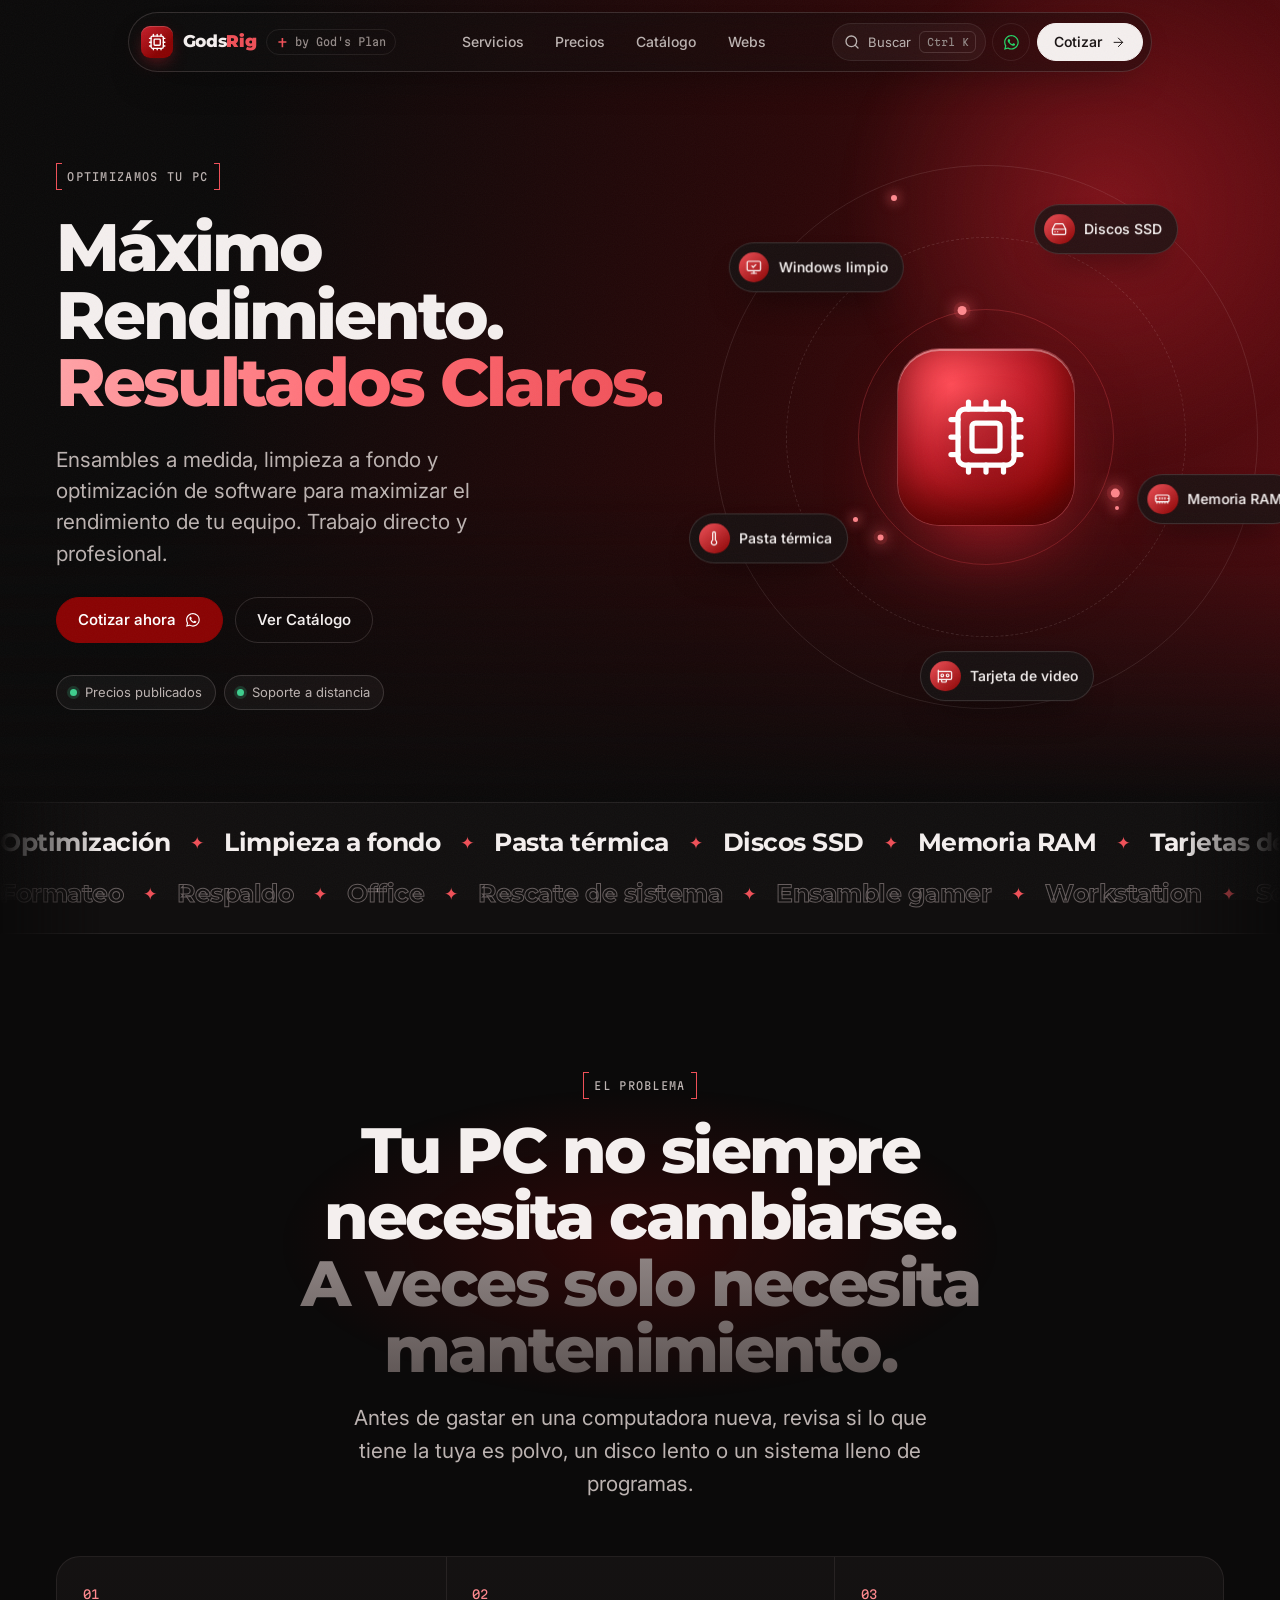
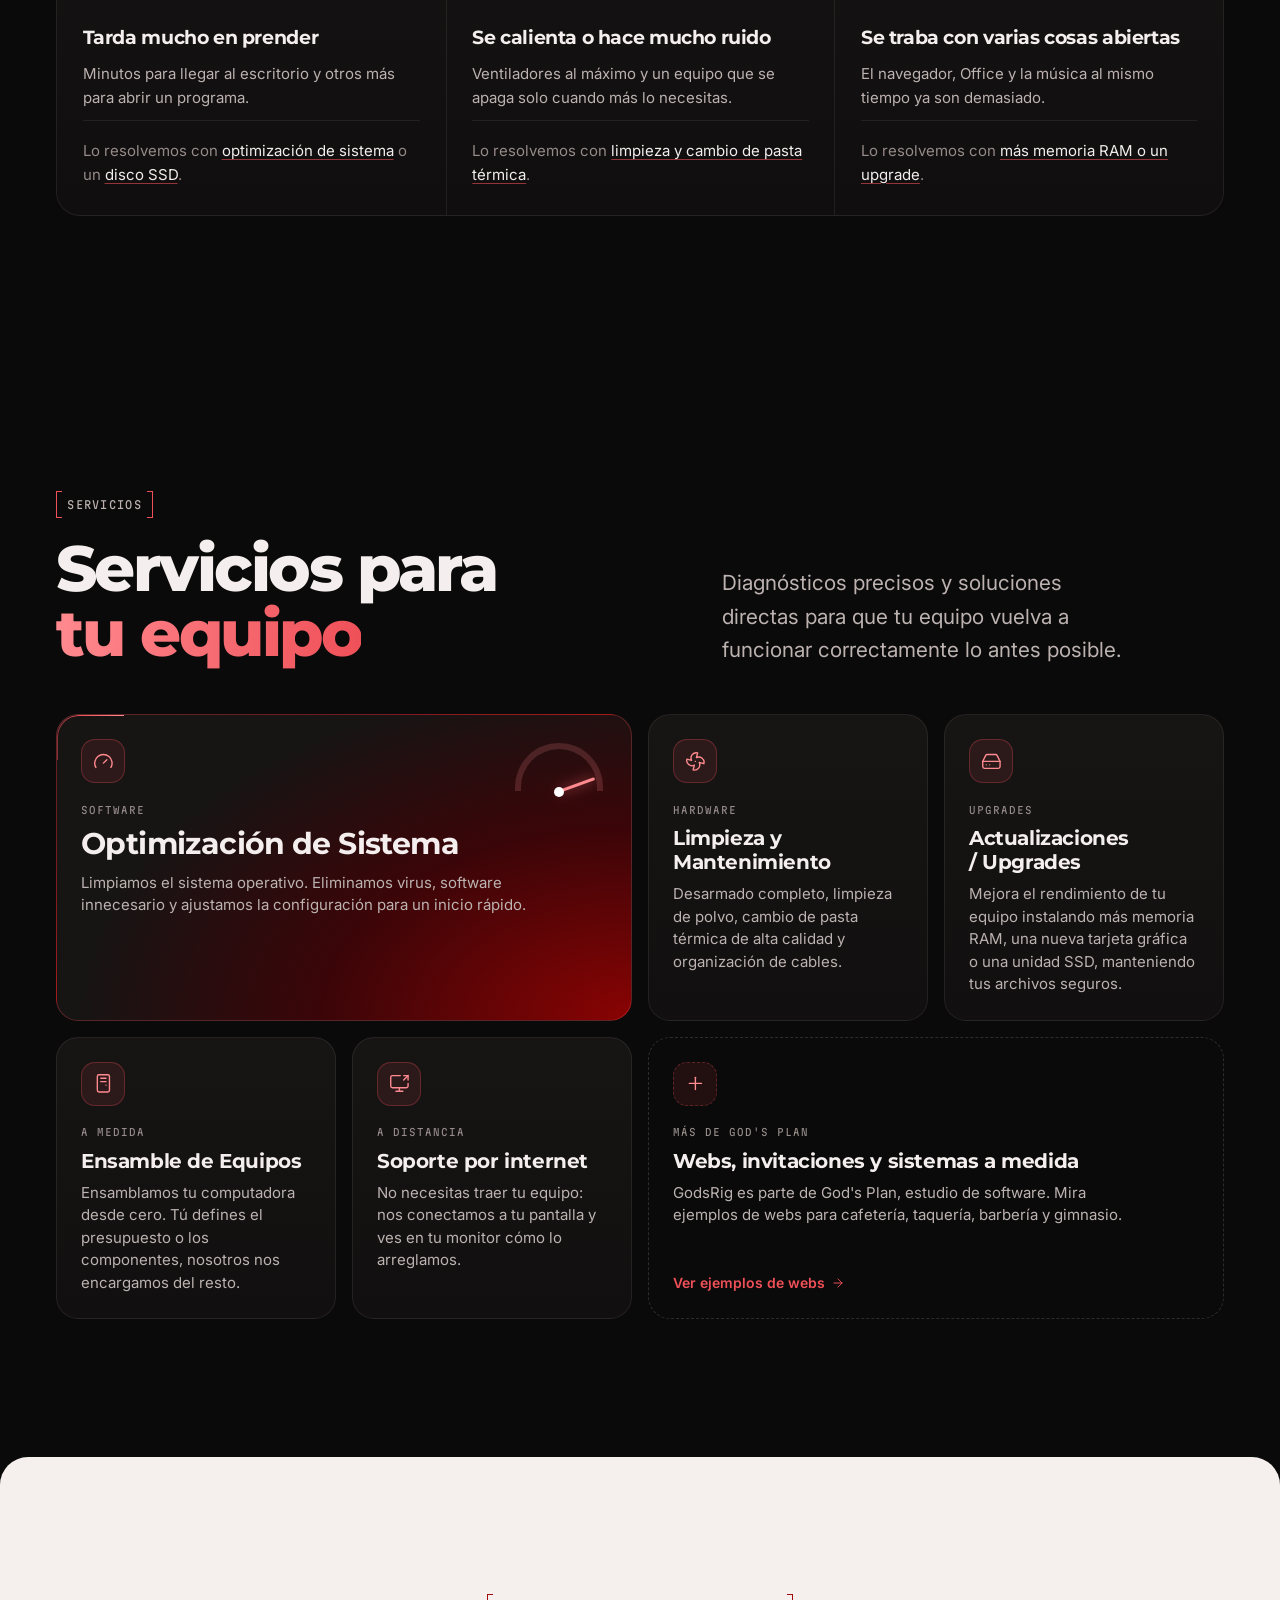
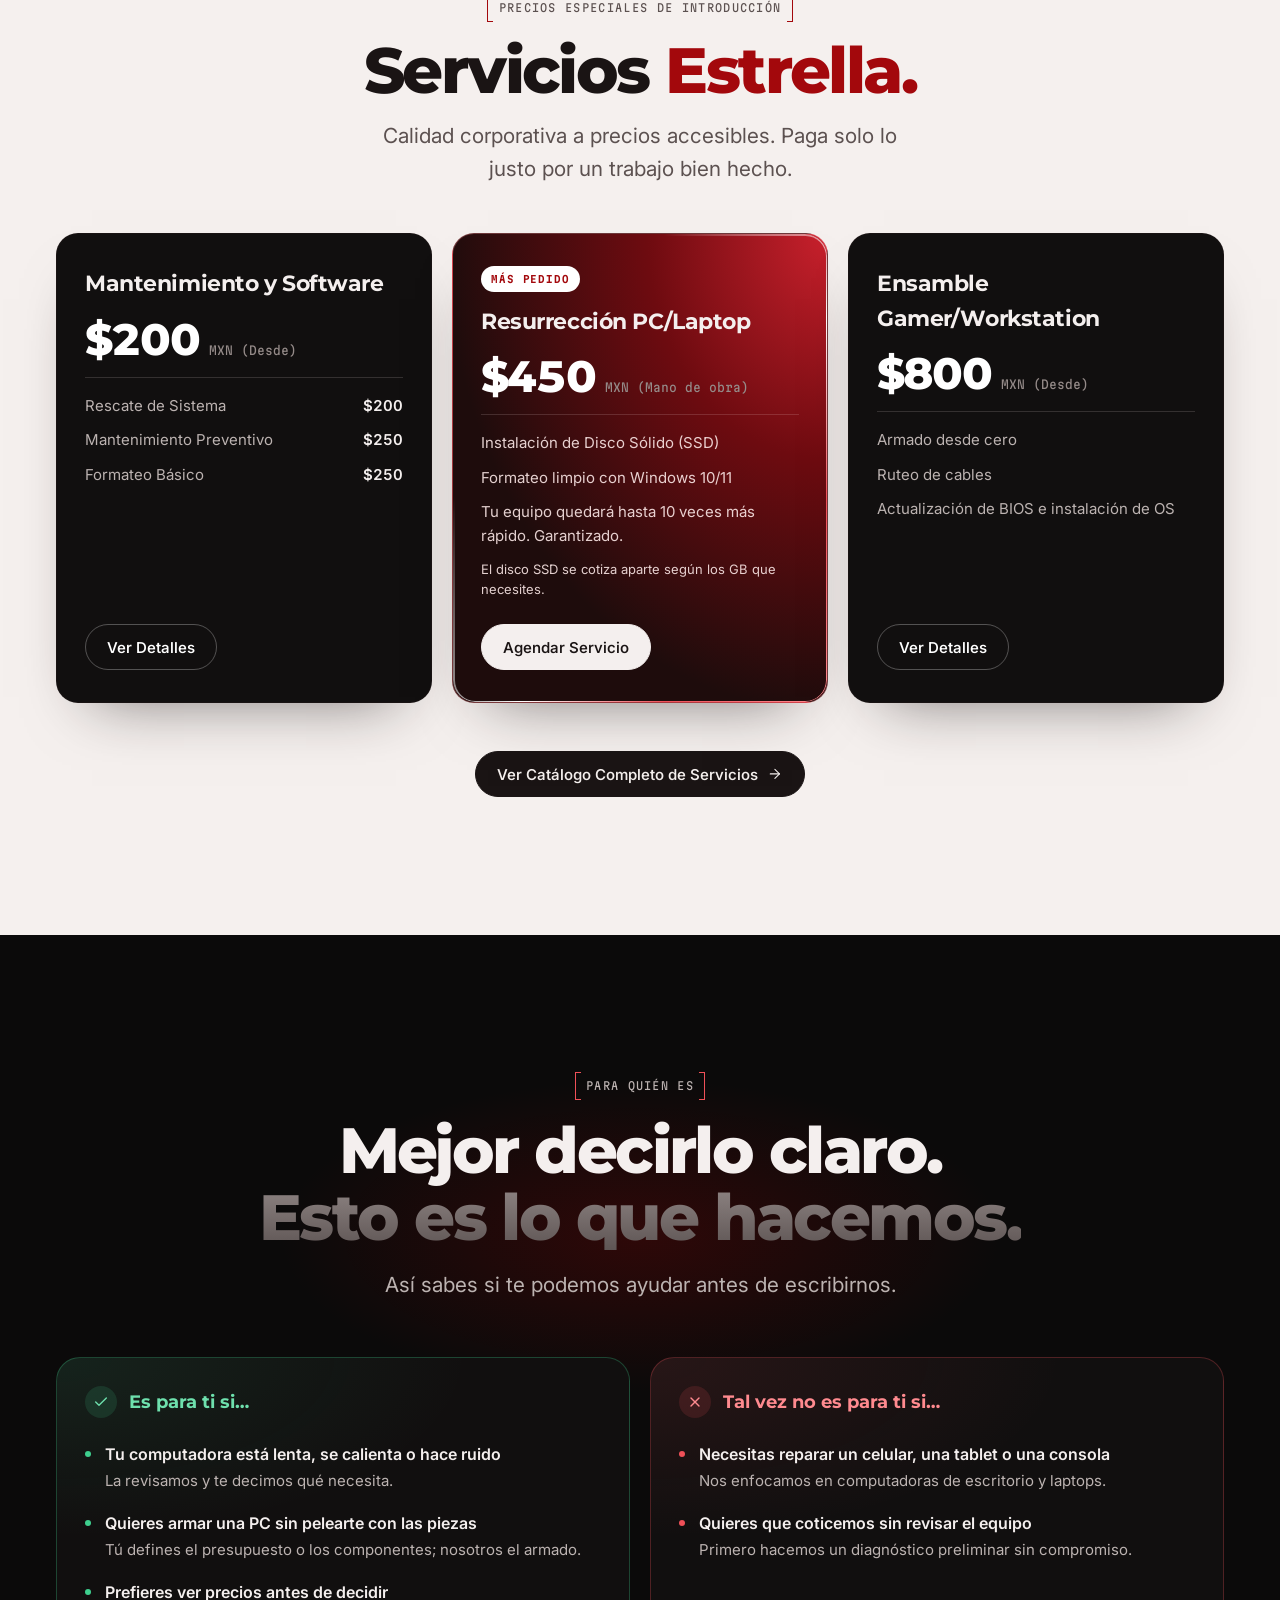
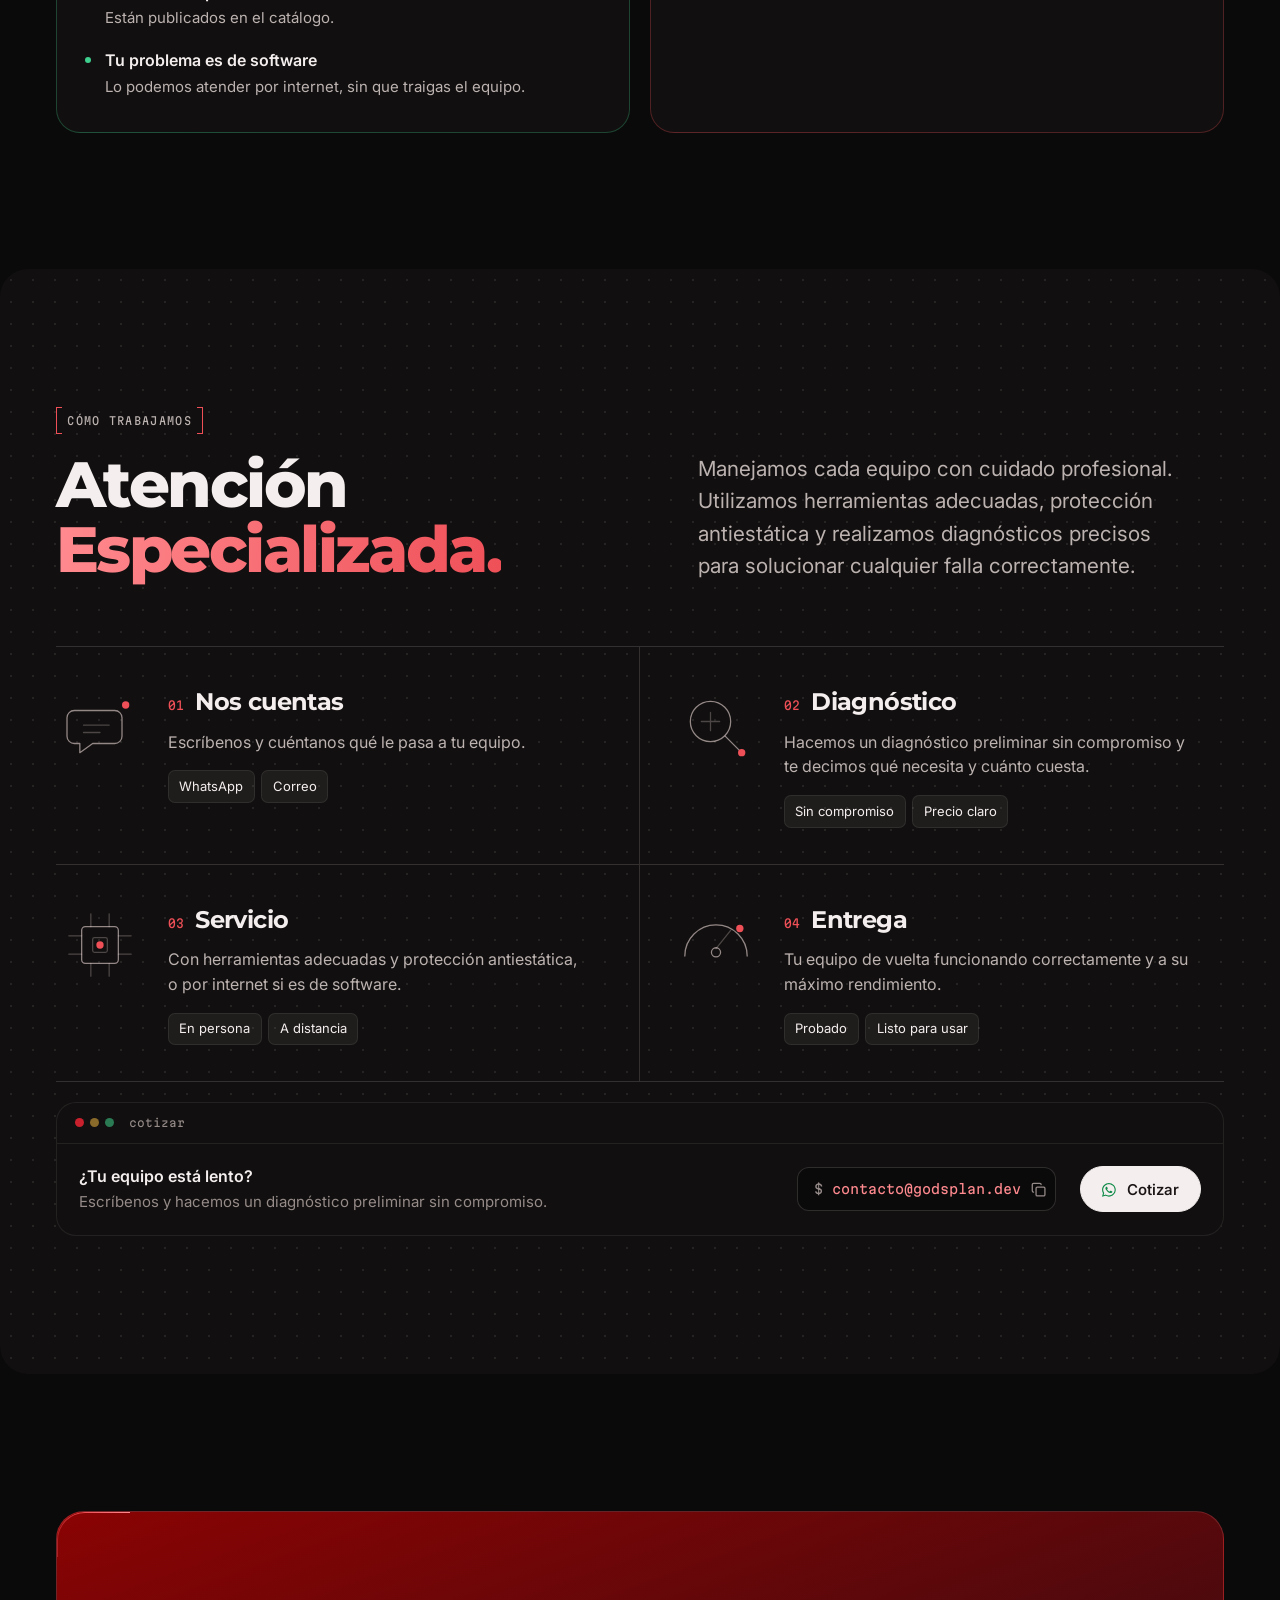
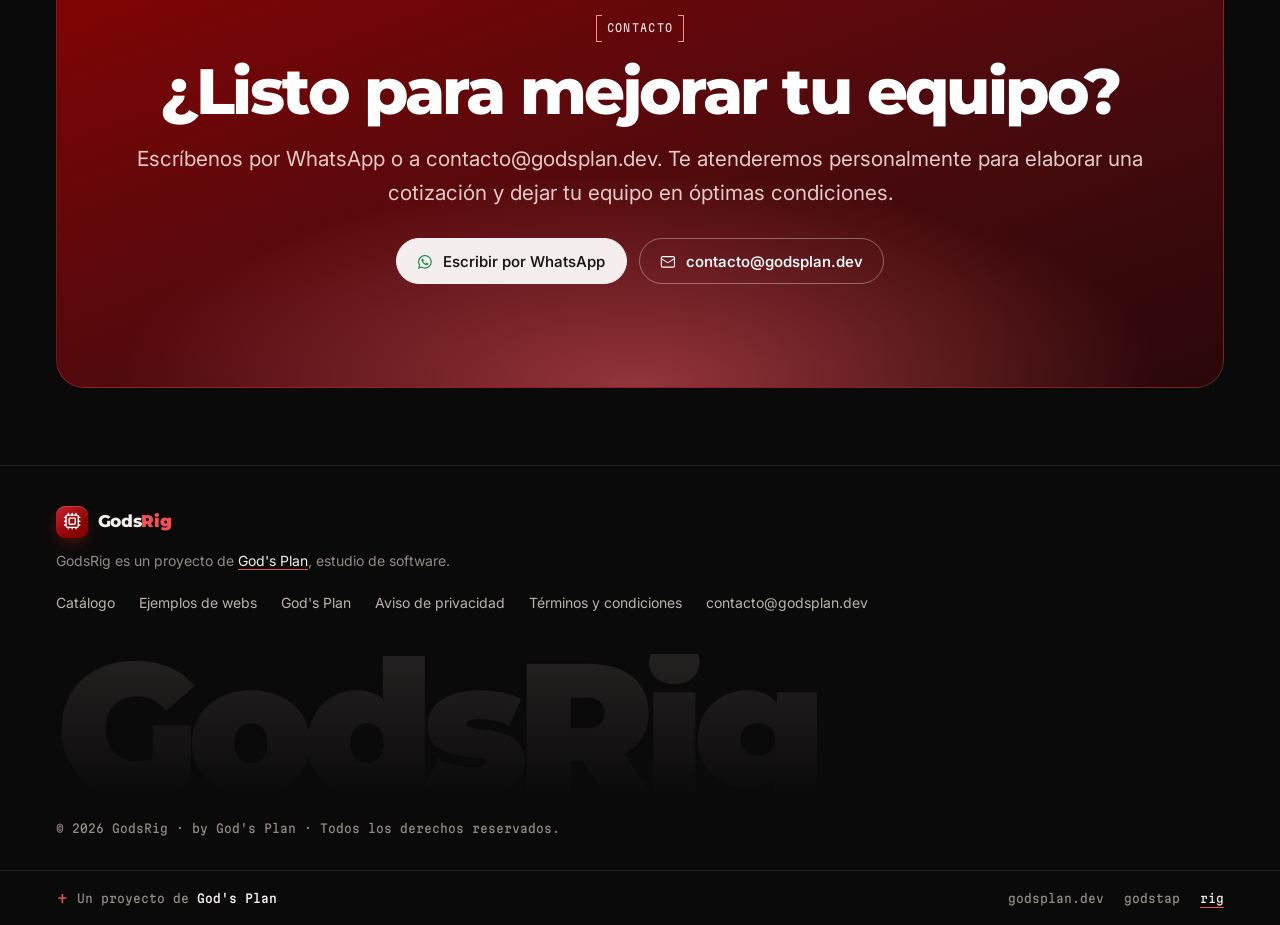
<file: index.html>
<!DOCTYPE html>
<html lang="es">
<head>
    <meta charset="UTF-8">
    <meta name="viewport" content="width=device-width, initial-scale=1.0, viewport-fit=cover">
    <title>GodsRig | Soporte técnico y ensamble de PC · by God's Plan</title>
    <meta name="description" content="GodsRig, de God's Plan: armado de PC, limpieza, optimización y upgrades. Rendimiento óptimo y trabajo profesional.">
    <link rel="canonical" href="https://rig.godsplan.dev/">
    <meta name="theme-color" content="#0b0a0a">
    <link rel="icon" type="image/svg+xml" href="data:image/svg+xml,%3Csvg%20xmlns='http://www.w3.org/2000/svg'%20viewBox='0%200%2064%2064'%3E%3Crect%20width='64'%20height='64'%20rx='14'%20fill='%230b0a0a'/%3E%3Cpath%20d='M28%2010h8v16h16v8H36v22h-8V34H12v-8h16z'%20fill='%23ef5058'/%3E%3C/svg%3E">
    <meta property="og:type" content="website">
    <meta property="og:locale" content="es_MX">
    <meta property="og:site_name" content="GodsRig · by God's Plan">
    <meta property="og:title" content="GodsRig | Soporte técnico y ensamble de PC · by God's Plan">
    <meta property="og:description" content="GodsRig, de God's Plan: armado de PC, limpieza, optimización y upgrades. Rendimiento óptimo y trabajo profesional.">
    <meta property="og:url" content="https://rig.godsplan.dev/">
    <meta name="twitter:card" content="summary">
    <meta name="twitter:title" content="GodsRig | Soporte técnico y ensamble de PC · by God's Plan">
    <meta name="twitter:description" content="GodsRig, de God's Plan: armado de PC, limpieza, optimización y upgrades. Rendimiento óptimo y trabajo profesional.">
    <script type="application/ld+json">
    {
      "@context": "https://schema.org",
      "@type": "Organization",
      "name": "GodsRig",
      "url": "https://rig.godsplan.dev/",
      "description": "Soporte técnico, ensamble y optimización de PC.",
      "email": "contacto@godsplan.dev",
      "telephone": "+525510590927",
      "areaServed": "MX",
      "parentOrganization": { "@type": "Organization", "name": "God's Plan", "url": "https://godsplan.dev/" }
    }
    </script>
    <script>
        document.documentElement.classList.add('js', 'txt-ready');
        if (!window.matchMedia('(prefers-reduced-motion: reduce)').matches) document.documentElement.classList.add('motion');
    </script>
    <link rel="preload" href="/assets/fonts/Montserrat-var.woff2" as="font" type="font/woff2" crossorigin>
    <link rel="preload" href="/assets/fonts/Inter-var.woff2" as="font" type="font/woff2" crossorigin>
    <link rel="stylesheet" href="/assets/estudio.css">
    <link rel="stylesheet" href="/assets/rig.css">
    <link rel="stylesheet" href="/assets/gp-kit.css">
</head>
<body>
    <!-- Íconos: Lucide (ISC, lucide.dev); el glifo de WhatsApp es de Font Awesome Free (CC BY 4.0) -->
    <svg width="0" height="0" style="position:absolute" aria-hidden="true">
        <symbol id="i-chip" viewBox="0 0 24 24"><path d="M12 20v2" /> <path d="M12 2v2" /> <path d="M17 20v2" /> <path d="M17 2v2" /> <path d="M2 12h2" /> <path d="M2 17h2" /> <path d="M2 7h2" /> <path d="M20 12h2" /> <path d="M20 17h2" /> <path d="M20 7h2" /> <path d="M7 20v2" /> <path d="M7 2v2" /> <rect x="4" y="4" width="16" height="16" rx="2" /> <rect x="8" y="8" width="8" height="8" rx="1" /></symbol>
        <symbol id="i-arrow" viewBox="0 0 24 24"><path d="M5 12h14" /> <path d="m12 5 7 7-7 7" /></symbol>
        <symbol id="i-out" viewBox="0 0 24 24"><path d="M7 7h10v10" /> <path d="M7 17 17 7" /></symbol>
        <symbol id="i-mail" viewBox="0 0 24 24"><path d="m22 7-8.991 5.727a2 2 0 0 1-2.009 0L2 7" /> <rect x="2" y="4" width="20" height="16" rx="2" /></symbol>
        <symbol id="i-gauge" viewBox="0 0 24 24"><path d="m12 14 4-4" /> <path d="M3.34 19a10 10 0 1 1 17.32 0" /></symbol>
        <symbol id="i-fan" viewBox="0 0 24 24"><path d="M10.827 16.379a6.082 6.082 0 0 1-8.618-7.002l5.412 1.45a6.082 6.082 0 0 1 7.002-8.618l-1.45 5.412a6.082 6.082 0 0 1 8.618 7.002l-5.412-1.45a6.082 6.082 0 0 1-7.002 8.618l1.45-5.412Z" /> <path d="M12 12v.01" /></symbol>
        <symbol id="i-ssd" viewBox="0 0 24 24"><path d="M10 16h.01" /> <path d="M2.212 11.577a2 2 0 0 0-.212.896V18a2 2 0 0 0 2 2h16a2 2 0 0 0 2-2v-5.527a2 2 0 0 0-.212-.896L18.55 5.11A2 2 0 0 0 16.76 4H7.24a2 2 0 0 0-1.79 1.11z" /> <path d="M21.946 12.013H2.054" /> <path d="M6 16h.01" /></symbol>
        <symbol id="i-tower" viewBox="0 0 24 24"><rect width="14" height="20" x="5" y="2" rx="2" /> <path d="M15 14h.01" /> <path d="M9 6h6" /> <path d="M9 10h6" /></symbol>
        <symbol id="i-ram" viewBox="0 0 24 24"><path d="M12 12v-2" /> <path d="M12 18v-2" /> <path d="M16 12v-2" /> <path d="M16 18v-2" /> <path d="M2 11h1.5" /> <path d="M20 18v-2" /> <path d="M20.5 11H22" /> <path d="M4 18v-2" /> <path d="M8 12v-2" /> <path d="M8 18v-2" /> <rect x="2" y="6" width="20" height="10" rx="2" /></symbol>
        <symbol id="i-gpu" viewBox="0 0 24 24"><path d="M2 17h18a2 2 0 0 0 2-2V7a2 2 0 0 0-2-2H2" /> <path d="M2 21V3" /> <path d="M7 17v3a1 1 0 0 0 1 1h5a1 1 0 0 0 1-1v-3" /> <circle cx="16" cy="11" r="2" /> <circle cx="8" cy="11" r="2" /></symbol>
        <symbol id="i-win" viewBox="0 0 24 24"><path d="m9 10 2 2 4-4" /> <rect width="20" height="14" x="2" y="3" rx="2" /> <path d="M12 17v4" /> <path d="M8 21h8" /></symbol>
        <symbol id="i-temp" viewBox="0 0 24 24"><path d="M14 4v10.54a4 4 0 1 1-4 0V4a2 2 0 0 1 4 0Z" /></symbol>
        <symbol id="i-remote" viewBox="0 0 24 24"><path d="M13 3H4a2 2 0 0 0-2 2v10a2 2 0 0 0 2 2h16a2 2 0 0 0 2-2v-3" /> <path d="M8 21h8" /> <path d="M12 17v4" /> <path d="m17 8 5-5" /> <path d="M17 3h5v5" /></symbol>
        <symbol id="i-chat" viewBox="0 0 24 24"><path d="M22 17a2 2 0 0 1-2 2H6.828a2 2 0 0 0-1.414.586l-2.202 2.202A.71.71 0 0 1 2 21.286V5a2 2 0 0 1 2-2h16a2 2 0 0 1 2 2z" /></symbol>
        <symbol id="i-plus" viewBox="0 0 24 24"><path d="M5 12h14" /> <path d="M12 5v14" /></symbol>
        <symbol id="i-search" viewBox="0 0 24 24"><path d="m21 21-4.34-4.34" /> <circle cx="11" cy="11" r="8" /></symbol>
        <symbol id="i-copy" viewBox="0 0 24 24"><rect width="14" height="14" x="8" y="8" rx="2" ry="2" /> <path d="M4 16c-1.1 0-2-.9-2-2V4c0-1.1.9-2 2-2h10c1.1 0 2 .9 2 2" /></symbol>
        <symbol id="i-x" viewBox="0 0 24 24"><path d="M18 6 6 18" /> <path d="m6 6 12 12" /></symbol>
        <symbol id="i-yes" viewBox="0 0 24 24"><path d="M20 6 9 17l-5-5" /></symbol>
        <symbol id="i-wa" viewBox="0 0 448 512"><path d="M380.9 97.1c-41.9-42-97.7-65.1-157-65.1-122.4 0-222 99.6-222 222 0 39.1 10.2 77.3 29.6 111L0 480 117.7 449.1c32.4 17.7 68.9 27 106.1 27l.1 0c122.3 0 224.1-99.6 224.1-222 0-59.3-25.2-115-67.1-157zm-157 341.6c-33.2 0-65.7-8.9-94-25.7l-6.7-4-69.8 18.3 18.6-68.1-4.4-7c-18.5-29.4-28.2-63.3-28.2-98.2 0-101.7 82.8-184.5 184.6-184.5 49.3 0 95.6 19.2 130.4 54.1s56.2 81.2 56.1 130.5c0 101.8-84.9 184.6-186.6 184.6zM325.1 300.5c-5.5-2.8-32.8-16.2-37.9-18-5.1-1.9-8.8-2.8-12.5 2.8s-14.3 18-17.6 21.8c-3.2 3.7-6.5 4.2-12 1.4-32.6-16.3-54-29.1-75.5-66-5.7-9.8 5.7-9.1 16.3-30.3 1.8-3.7 .9-6.9-.5-9.7s-12.5-30.1-17.1-41.2c-4.5-10.8-9.1-9.3-12.5-9.5-3.2-.2-6.9-.2-10.6-.2s-9.7 1.4-14.8 6.9c-5.1 5.6-19.4 19-19.4 46.3s19.9 53.7 22.6 57.4c2.8 3.7 39.1 59.7 94.8 83.8 35.2 15.2 49 16.5 66.6 13.9 10.7-1.6 32.8-13.4 37.4-26.4s4.6-24.1 3.2-26.4c-1.3-2.5-5-3.9-10.5-6.6z"/></symbol>
    </svg>
    <a href="#contenido" class="skip-link">Saltar al contenido</a>

    <!-- ENCABEZADO: cápsula flotante -->
    <header class="hdr" id="header">
        <div class="hdr__pill">
            <div class="brand-wrap">
                <a href="#" class="brand" aria-label="GodsRig, inicio">
                    <span class="brand__tile"><svg class="icon" aria-hidden="true"><use href="#i-chip"/></svg></span>
                    <span class="brand__name">Gods<b>Rig</b></span>
                </a>
                <a class="gp-by" href="https://godsplan.dev" target="_blank" rel="noopener">
                    <svg class="gp-by__mark" viewBox="0 0 64 64" aria-hidden="true"><path d="M28 10h8v16h16v8H36v22h-8V34H12v-8h16z"/></svg>
                    by God's Plan
                </a>
            </div>
            <nav class="hdr__nav" aria-label="Principal">
                <a href="#servicios">Servicios</a>
                <a href="#precios">Precios</a>
                <a href="/catalogo.html">Catálogo</a>
                <a href="/ejemplos/">Webs</a>
            </nav>
            <div class="hdr__end">
                <button type="button" class="gpk-search-btn" data-cmdk-open aria-label="Buscar servicios y precios" data-tip="Busca servicios y precios"><svg class="gpk-ic" aria-hidden="true"><use href="#i-search"/></svg><span>Buscar</span><kbd data-cmdk-kbd>Ctrl K</kbd></button>
                <a class="hdr__wa" href="https://wa.me/525510590927" target="_blank" rel="noopener noreferrer" aria-label="Contactar por WhatsApp" data-tip="Escríbenos por WhatsApp"><svg class="icon icon--fill" aria-hidden="true"><use href="#i-wa"/></svg></a>
                <a href="https://wa.me/525510590927" target="_blank" rel="noopener noreferrer" class="btn btn--light btn--sm">Cotizar <svg class="icon icon--move" aria-hidden="true"><use href="#i-arrow"/></svg></a>
            </div>
        </div>
    </header>

    <main id="contenido">

        <!-- 1. PORTADA -->
        <section class="hero" aria-labelledby="hero-t">
            <div class="hero__bands" aria-hidden="true"></div>
            <div class="hero__glow" aria-hidden="true"></div>

            <div class="wrap hero__grid">
                <div class="hero__copy">
                    <p class="tag" data-enter style="--d:0"><span>Optimizamos tu PC</span></p>
                    <h1 class="hero__title hero__title--rig" id="hero-t"><span class="wd" style="--i:0">Máximo</span> <span class="wd" style="--i:1">Rendimiento.</span><br> <em class="wd" style="--i:2">Resultados Claros.</em></h1>
                    <p class="hero__sub" data-enter style="--d:2">Ensambles a medida, limpieza a fondo y optimización de software para maximizar el rendimiento de tu equipo. Trabajo directo y profesional.</p>
                    <div class="actions" data-enter style="--d:3">
                        <a href="https://wa.me/525510590927" target="_blank" rel="noopener noreferrer" class="btn btn--primary">Cotizar ahora <svg class="icon icon--fill" aria-hidden="true"><use href="#i-wa"/></svg></a>
                        <a href="/catalogo.html" class="btn btn--ghost">Ver Catálogo</a>
                    </div>
                    <ul class="badges" aria-label="Formas de atención" data-enter style="--d:4">
                        <li tabindex="0" data-tip="Todos los precios están en el catálogo"><span class="dot" aria-hidden="true"></span>Precios publicados</li>
                        <li tabindex="0" data-tip="Si es de software, lo arreglamos por internet"><span class="dot" aria-hidden="true"></span>Soporte a distancia</li>
                    </ul>
                </div>

                <!-- Composición: el chip al centro y los componentes girando (decorativa) -->
                <div class="orbit" aria-hidden="true">
                    <span class="orbit__ring orbit__ring--1"></span>
                    <span class="orbit__ring orbit__ring--2"></span>
                    <span class="orbit__ring orbit__ring--3"></span>
                    <span class="orbit__wave"></span>
                    <span class="orbit__wave orbit__wave--late"></span>
                    <div class="core">
                        <span class="core__shine"></span>
                        <svg class="core__mark core__mark--line icon"><use href="#i-chip"/></svg>
                    </div>
                    <div class="lane lane--in">
                        <span class="sat" style="--a:20deg"><span class="sat__in orb-dot"></span></span>
                        <span class="sat" style="--a:140deg"><span class="sat__in orb-dot orb-dot--sm"></span></span>
                        <span class="sat" style="--a:260deg"><span class="sat__in orb-dot"></span></span>
                    </div>
                    <div class="lane lane--out">
                        <span class="sat" style="--a:-60deg"><span class="sat__in chip-f"><span class="chip-f__ic"><svg class="icon"><use href="#i-ssd"/></svg></span><span class="chip-f__t">Discos SSD</span></span></span>
                        <span class="sat" style="--a:15deg"><span class="sat__in chip-f"><span class="chip-f__ic"><svg class="icon"><use href="#i-ram"/></svg></span><span class="chip-f__t">Memoria RAM</span></span></span>
                        <span class="sat" style="--a:85deg"><span class="sat__in chip-f"><span class="chip-f__ic"><svg class="icon"><use href="#i-gpu"/></svg></span><span class="chip-f__t">Tarjeta de video</span></span></span>
                        <span class="sat" style="--a:155deg"><span class="sat__in chip-f"><span class="chip-f__ic"><svg class="icon"><use href="#i-temp"/></svg></span><span class="chip-f__t">Pasta térmica</span></span></span>
                        <span class="sat" style="--a:225deg"><span class="sat__in chip-f"><span class="chip-f__ic"><svg class="icon"><use href="#i-win"/></svg></span><span class="chip-f__t">Windows limpio</span></span></span>
                    </div>
                    <span class="spark-dot spark-dot--1"></span>
                    <span class="spark-dot spark-dot--2"></span>
                    <span class="spark-dot spark-dot--3"></span>
                </div>
            </div>
        </section>

        <!-- Cinta de servicios (decorativa) -->
        <div class="ribbon" aria-hidden="true">
            <ul class="ribbon__row"><li>Optimización</li><li class="sep">✦</li><li>Limpieza a fondo</li><li class="sep">✦</li><li>Pasta térmica</li><li class="sep">✦</li><li>Discos SSD</li><li class="sep">✦</li><li>Memoria RAM</li><li class="sep">✦</li><li>Tarjetas de video</li><li class="sep">✦</li><li>Formateo</li><li class="sep">✦</li><li>Respaldo</li><li class="sep">✦</li><li>Office</li><li class="sep">✦</li><li>Rescate de sistema</li><li class="sep">✦</li><li>Ensamble gamer</li><li class="sep">✦</li><li>Workstation</li><li class="sep">✦</li><li>Soporte a distancia</li><li class="sep">✦</li><li>Optimización</li><li class="sep">✦</li><li>Limpieza a fondo</li><li class="sep">✦</li><li>Pasta térmica</li><li class="sep">✦</li><li>Discos SSD</li><li class="sep">✦</li><li>Memoria RAM</li><li class="sep">✦</li><li>Tarjetas de video</li><li class="sep">✦</li><li>Formateo</li><li class="sep">✦</li><li>Respaldo</li><li class="sep">✦</li><li>Office</li><li class="sep">✦</li><li>Rescate de sistema</li><li class="sep">✦</li><li>Ensamble gamer</li><li class="sep">✦</li><li>Workstation</li><li class="sep">✦</li><li>Soporte a distancia</li><li class="sep">✦</li></ul>
            <ul class="ribbon__row ribbon__row--rev"><li>Formateo</li><li class="sep">✦</li><li>Respaldo</li><li class="sep">✦</li><li>Office</li><li class="sep">✦</li><li>Rescate de sistema</li><li class="sep">✦</li><li>Ensamble gamer</li><li class="sep">✦</li><li>Workstation</li><li class="sep">✦</li><li>Soporte a distancia</li><li class="sep">✦</li><li>Optimización</li><li class="sep">✦</li><li>Limpieza a fondo</li><li class="sep">✦</li><li>Pasta térmica</li><li class="sep">✦</li><li>Discos SSD</li><li class="sep">✦</li><li>Memoria RAM</li><li class="sep">✦</li><li>Tarjetas de video</li><li class="sep">✦</li><li>Formateo</li><li class="sep">✦</li><li>Respaldo</li><li class="sep">✦</li><li>Office</li><li class="sep">✦</li><li>Rescate de sistema</li><li class="sep">✦</li><li>Ensamble gamer</li><li class="sep">✦</li><li>Workstation</li><li class="sep">✦</li><li>Soporte a distancia</li><li class="sep">✦</li><li>Optimización</li><li class="sep">✦</li><li>Limpieza a fondo</li><li class="sep">✦</li><li>Pasta térmica</li><li class="sep">✦</li><li>Discos SSD</li><li class="sep">✦</li><li>Memoria RAM</li><li class="sep">✦</li><li>Tarjetas de video</li><li class="sep">✦</li></ul>
        </div>

        <!-- EL PROBLEMA (títulos en dos tonos, estilo Craft) -->
        <section class="gpk-story" aria-labelledby="problema-t">
            <div class="wrap">
                <div class="gpk-story__head">
                    <p class="tag" data-reveal><span>El problema</span></p>
                    <h2 class="gpk-two" id="problema-t" data-reveal>Tu PC no siempre necesita cambiarse. <span>A veces solo necesita mantenimiento.</span></h2>
                    <p class="gpk-story__lede" data-reveal style="--d:1">Antes de gastar en una computadora nueva, revisa si lo que tiene la tuya es polvo, un disco lento o un sistema lleno de programas.</p>
                </div>
                <div class="gpk-pains" data-reveal style="--d:2">
                    <article class="gpk-pain">
                        <span class="gpk-pain__n">01</span>
                        <h3>Tarda mucho en prender</h3>
                        <p>Minutos para llegar al escritorio y otros más para abrir un programa.</p>
                        <p class="gpk-pain__fix">Lo resolvemos con <a href="/catalogo.html#cat-sw">optimización de sistema</a> o un <a href="/catalogo.html#cat-hw">disco SSD</a>.</p>
                    </article>
                    <article class="gpk-pain">
                        <span class="gpk-pain__n">02</span>
                        <h3>Se calienta o hace mucho ruido</h3>
                        <p>Ventiladores al máximo y un equipo que se apaga solo cuando más lo necesitas.</p>
                        <p class="gpk-pain__fix">Lo resolvemos con <a href="/catalogo.html#cat-hw">limpieza y cambio de pasta térmica</a>.</p>
                    </article>
                    <article class="gpk-pain">
                        <span class="gpk-pain__n">03</span>
                        <h3>Se traba con varias cosas abiertas</h3>
                        <p>El navegador, Office y la música al mismo tiempo ya son demasiado.</p>
                        <p class="gpk-pain__fix">Lo resolvemos con <a href="/catalogo.html#cat-hw">más memoria RAM o un upgrade</a>.</p>
                    </article>
                </div>
            </div>
        </section>

        <!-- 2. SERVICIOS -->
        <section class="sol sol--top" id="servicios" aria-labelledby="servicios-t">
            <div class="wrap">
                <div class="sol__head">
                    <div>
                        <p class="tag" data-reveal><span>Servicios</span></p>
                        <h2 class="sol__title" id="servicios-t" data-reveal>Servicios para <em>tu equipo</em></h2>
                    </div>
                    <p class="sol__lede" data-reveal style="--d:1">Diagnósticos precisos y soluciones directas para que tu equipo vuelva a funcionar correctamente lo antes posible.</p>
                </div>
                <div class="bento-view" data-carousel>
                <ul class="bento">
                    <li class="card card--wide card--hot" data-reveal>
                        <div class="card__link" data-beam>
                            <span class="card__ic"><svg class="icon"><use href="#i-gauge"/></svg></span>
                            <span class="card__tag mono">Software</span>
                            <h3>Optimización de Sistema</h3>
                            <p>Limpiamos el sistema operativo. Eliminamos virus, software innecesario y ajustamos la configuración para un inicio rápido.</p>
                            <span class="card__gauge" aria-hidden="true"><i></i></span>
                        </div>
                    </li>
                    <li class="card" data-reveal style="--d:1">
                        <div class="card__link">
                            <span class="card__ic"><svg class="icon"><use href="#i-fan"/></svg></span>
                            <span class="card__tag mono">Hardware</span>
                            <h3>Limpieza y Mantenimiento</h3>
                            <p>Desarmado completo, limpieza de polvo, cambio de pasta térmica de alta calidad y organización de cables.</p>
                        </div>
                    </li>
                    <li class="card" data-reveal style="--d:2">
                        <div class="card__link">
                            <span class="card__ic"><svg class="icon"><use href="#i-ssd"/></svg></span>
                            <span class="card__tag mono">Upgrades</span>
                            <h3>Actualizaciones / Upgrades</h3>
                            <p>Mejora el rendimiento de tu equipo instalando más memoria RAM, una nueva tarjeta gráfica o una unidad SSD, manteniendo tus archivos seguros.</p>
                        </div>
                    </li>
                    <li class="card" data-reveal>
                        <div class="card__link">
                            <span class="card__ic"><svg class="icon"><use href="#i-tower"/></svg></span>
                            <span class="card__tag mono">A medida</span>
                            <h3>Ensamble de Equipos</h3>
                            <p>Ensamblamos tu computadora desde cero. Tú defines el presupuesto o los componentes, nosotros nos encargamos del resto.</p>
                        </div>
                    </li>
                    <li class="card" data-reveal style="--d:1">
                        <div class="card__link">
                            <span class="card__ic"><svg class="icon"><use href="#i-remote"/></svg></span>
                            <span class="card__tag mono">A distancia</span>
                            <h3>Soporte por internet</h3>
                            <p>No necesitas traer tu equipo: nos conectamos a tu pantalla y ves en tu monitor cómo lo arreglamos.</p>
                        </div>
                    </li>
                    <li class="card card--wide card--ask" data-reveal style="--d:2">
                        <a class="card__link" href="/ejemplos/">
                            <span class="card__ic"><svg class="icon"><use href="#i-plus"/></svg></span>
                            <span class="card__tag mono">Más de God's Plan</span>
                            <h3>Webs, invitaciones y sistemas a medida</h3>
                            <p>GodsRig es parte de God's Plan, estudio de software. Mira ejemplos de webs para cafetería, taquería, barbería y gimnasio.</p>
                            <span class="card__go">Ver ejemplos de webs <svg class="icon"><use href="#i-arrow"/></svg></span>
                        </a>
                    </li>
                </ul>
                </div>
            </div>
        </section>

        <!-- 3. PRECIOS (sección clara) -->
        <section class="light" id="precios" aria-labelledby="precios-t">
            <div class="wrap">
                <div class="light__head center">
                    <p class="tag tag--dark" data-reveal><span>Precios especiales de introducción</span></p>
                    <h2 class="light__title" id="precios-t" data-reveal>Servicios <em>Estrella.</em></h2>
                    <p class="light__sub" data-reveal style="--d:1">Calidad corporativa a precios accesibles. Paga solo lo justo por un trabajo bien hecho.</p>
                </div>

                <div class="offers">
                    <article class="offer" data-reveal>
                        <h3>Mantenimiento y Software</h3>
                        <p class="offer__price"><span class="price">$200</span><span class="mono">MXN (Desde)</span></p>
                        <ul>
                            <li><span>Rescate de Sistema</span><span class="price">$200</span></li>
                            <li><span>Mantenimiento Preventivo</span><span class="price">$250</span></li>
                            <li><span>Formateo Básico</span><span class="price">$250</span></li>
                        </ul>
                        <a href="/catalogo.html" class="btn btn--ghost">Ver Detalles</a>
                    </article>
                    <article class="offer offer--featured" data-reveal data-shine style="--d:1">
                        <span class="offer__flag mono">Más Pedido</span>
                        <h3>Resurrección PC/Laptop</h3>
                        <p class="offer__price"><span class="price">$450</span><span class="mono">MXN (Mano de obra)</span></p>
                        <ul>
                            <li>Instalación de Disco Sólido (SSD)</li>
                            <li>Formateo limpio con Windows 10/11</li>
                            <li>Tu equipo quedará hasta 10 veces más rápido. Garantizado.</li>
                            <li class="offer__note">El disco SSD se cotiza aparte según los GB que necesites.</li>
                        </ul>
                        <a href="https://wa.me/525510590927" target="_blank" rel="noopener noreferrer" class="btn btn--light">Agendar Servicio</a>
                    </article>
                    <article class="offer" data-reveal style="--d:2">
                        <h3>Ensamble Gamer/Workstation</h3>
                        <p class="offer__price"><span class="price">$800</span><span class="mono">MXN (Desde)</span></p>
                        <ul>
                            <li>Armado desde cero</li>
                            <li>Ruteo de cables</li>
                            <li>Actualización de BIOS e instalación de OS</li>
                        </ul>
                        <a href="/catalogo.html" class="btn btn--ghost">Ver Detalles</a>
                    </article>
                </div>
                <div class="actions actions--center offers__more" data-reveal>
                    <a href="/catalogo.html" class="btn btn--dark">Ver Catálogo Completo de Servicios <svg class="icon icon--move" aria-hidden="true"><use href="#i-arrow"/></svg></a>
                </div>
            </div>
        </section>


        <!-- PARA QUIÉN ES (estilo Craft) -->
        <section class="gpk-story" id="para-quien" aria-labelledby="fit-t">
            <div class="wrap">
                <div class="gpk-story__head">
                    <p class="tag" data-reveal><span>Para quién es</span></p>
                    <h2 class="gpk-two" id="fit-t" data-reveal>Mejor decirlo claro. <span>Esto es lo que hacemos.</span></h2>
                    <p class="gpk-story__lede" data-reveal style="--d:1">Así sabes si te podemos ayudar antes de escribirnos.</p>
                </div>
                <div class="gpk-fit">
                    <div class="gpk-fit__col gpk-fit__col--yes" data-reveal>
                        <p class="gpk-fit__title"><span class="gpk-fit__badge"><svg class="gpk-ic" aria-hidden="true"><use href="#i-yes"/></svg></span>Es para ti si…</p>
                        <ul>
                            <li><strong>Tu computadora está lenta, se calienta o hace ruido</strong><span>La revisamos y te decimos qué necesita.</span></li>
                            <li><strong>Quieres armar una PC sin pelearte con las piezas</strong><span>Tú defines el presupuesto o los componentes; nosotros el armado.</span></li>
                            <li><strong>Prefieres ver precios antes de decidir</strong><span>Están publicados en el catálogo.</span></li>
                            <li><strong>Tu problema es de software</strong><span>Lo podemos atender por internet, sin que traigas el equipo.</span></li>
                        </ul>
                    </div>
                    <div class="gpk-fit__col gpk-fit__col--no" data-reveal style="--d:1">
                        <p class="gpk-fit__title"><span class="gpk-fit__badge"><svg class="gpk-ic" aria-hidden="true"><use href="#i-x"/></svg></span>Tal vez no es para ti si…</p>
                        <ul>
                            <li><strong>Necesitas reparar un celular, una tablet o una consola</strong><span>Nos enfocamos en computadoras de escritorio y laptops.</span></li>
                            <li><strong>Quieres que coticemos sin revisar el equipo</strong><span>Primero hacemos un diagnóstico preliminar sin compromiso.</span></li>
                        </ul>
                    </div>
                </div>
            </div>
        </section>

        <!-- 4. ATENCIÓN ESPECIALIZADA -->
        <section class="method" id="atencion" aria-labelledby="atencion-t">
            <div class="wrap">
                <div class="method__head">
                    <div>
                        <p class="tag" data-reveal><span>Cómo trabajamos</span></p>
                        <h2 class="method__title" id="atencion-t" data-reveal>Atención <em>Especializada.</em></h2>
                    </div>
                    <p class="method__lede" data-reveal style="--d:1">Manejamos cada equipo con cuidado profesional. Utilizamos herramientas adecuadas, protección antiestática y realizamos diagnósticos precisos para solucionar cualquier falla correctamente.</p>
                </div>
                <ol class="steps">
                    <li class="step" data-reveal>
                        <svg class="step__art" viewBox="0 0 96 96" aria-hidden="true"><path d="M20 30h44a8 8 0 0 1 8 8v20a8 8 0 0 1-8 8H40l-14 10V66h-6a8 8 0 0 1-8-8V38a8 8 0 0 1 8-8z"/><path d="M30 46h28M30 54h18" class="soft"/><circle cx="76" cy="24" r="4" class="pt"/></svg>
                        <div>
                            <h3><span class="mono">01</span>Nos cuentas</h3>
                            <p>Escríbenos y cuéntanos qué le pasa a tu equipo.</p>
                            <ul class="chips"><li>WhatsApp</li><li>Correo</li></ul>
                        </div>
                    </li>
                    <li class="step" data-reveal style="--d:1">
                        <svg class="step__art" viewBox="0 0 96 96" aria-hidden="true"><circle cx="42" cy="42" r="22"/><path d="m58 58 18 18" /><path d="M32 42h20M42 32v20" class="soft"/><circle cx="76" cy="76" r="4" class="pt"/></svg>
                        <div>
                            <h3><span class="mono">02</span>Diagnóstico</h3>
                            <p>Hacemos un diagnóstico preliminar sin compromiso y te decimos qué necesita y cuánto cuesta.</p>
                            <ul class="chips"><li>Sin compromiso</li><li>Precio claro</li></ul>
                        </div>
                    </li>
                    <li class="step" data-reveal>
                        <svg class="step__art" viewBox="0 0 96 96" aria-hidden="true"><rect x="28" y="28" width="40" height="40" rx="4"/><rect x="40" y="40" width="16" height="16" rx="2" class="soft"/><path d="M38 14v14M58 14v14M38 68v14M58 68v14M14 38h14M14 58h14M68 38h14M68 58h14" class="soft"/><circle cx="48" cy="48" r="4" class="pt"/></svg>
                        <div>
                            <h3><span class="mono">03</span>Servicio</h3>
                            <p>Con herramientas adecuadas y protección antiestática, o por internet si es de software.</p>
                            <ul class="chips"><li>En persona</li><li>A distancia</li></ul>
                        </div>
                    </li>
                    <li class="step" data-reveal style="--d:1">
                        <svg class="step__art" viewBox="0 0 96 96" aria-hidden="true"><path d="M14 60a34 34 0 1 1 68 0"/><path d="m48 52 16-20" class="soft"/><circle cx="48" cy="56" r="5"/><circle cx="74" cy="30" r="4" class="pt"/></svg>
                        <div>
                            <h3><span class="mono">04</span>Entrega</h3>
                            <p>Tu equipo de vuelta funcionando correctamente y a su máximo rendimiento.</p>
                            <ul class="chips"><li>Probado</li><li>Listo para usar</li></ul>
                        </div>
                    </li>
                </ol>

                <!-- Llamado al final del capítulo (barra tipo terminal, estilo Craft) -->
                <div class="gpk-term" data-reveal>
                    <div class="gpk-term__bar" aria-hidden="true"><i></i><i></i><i></i><span>cotizar</span></div>
                    <div class="gpk-term__body">
                        <p class="gpk-term__txt"><strong>¿Tu equipo está lento?</strong><span>Escríbenos y hacemos un diagnóstico preliminar sin compromiso.</span></p>
                        <button type="button" class="gpk-term__cmd" data-copy="contacto@godsplan.dev" data-copy-msg="Correo copiado: contacto@godsplan.dev" data-tip="Copiar el correo"><b>$</b> contacto@godsplan.dev <svg class="gpk-ic" aria-hidden="true"><use href="#i-copy"/></svg></button>
                        <a href="https://wa.me/525510590927" target="_blank" rel="noopener noreferrer" class="btn btn--light"><svg class="icon icon--fill icon--wa" aria-hidden="true"><use href="#i-wa"/></svg>Cotizar</a>
                    </div>
                </div>
            </div>
        </section>

        <!-- CONTACTO -->
        <section class="cta" id="contacto" aria-labelledby="contacto-t">
            <div class="wrap">
                <div class="cta__panel" data-reveal data-beam>
                    <div class="cta__glow" aria-hidden="true"></div>
                    <p class="tag"><span>Contacto</span></p>
                    <h2 class="cta__title" id="contacto-t">¿Listo para mejorar tu equipo?</h2>
                    <p class="cta__sub">Escríbenos por WhatsApp o a contacto@godsplan.dev. Te atenderemos personalmente para elaborar una cotización y dejar tu equipo en óptimas condiciones.</p>
                    <div class="actions actions--center">
                        <a href="https://wa.me/525510590927" target="_blank" rel="noopener noreferrer" class="btn btn--light"><svg class="icon icon--fill icon--wa" aria-hidden="true"><use href="#i-wa"/></svg>Escribir por WhatsApp</a>
                        <a href="mailto:contacto@godsplan.dev" class="btn btn--ghost"><svg class="icon" aria-hidden="true"><use href="#i-mail"/></svg>contacto@godsplan.dev</a>
                    </div>
                </div>
            </div>
        </section>

    </main>

    <!-- PIE DE PÁGINA -->
    <footer class="ftr">
        <div class="wrap">
            <div class="ftr__row">
                <div class="ftr__about">
                    <a href="/" class="brand"><span class="brand__tile"><svg class="icon" aria-hidden="true"><use href="#i-chip"/></svg></span><span class="brand__name">Gods<b>Rig</b></span></a>
                    <p>GodsRig es un proyecto de <a href="https://godsplan.dev">God's Plan</a>, estudio de software.</p>
                </div>
                <nav class="ftr__links" aria-label="Pie de página">
                    <a href="/catalogo.html">Catálogo</a>
                    <a href="/ejemplos/">Ejemplos de webs</a>
                    <a href="https://godsplan.dev">God's Plan</a>
                    <a href="https://godsplan.dev/privacidad.html">Aviso de privacidad</a>
                    <a href="https://godsplan.dev/tyc.html">Términos y condiciones</a>
                    <a href="mailto:contacto@godsplan.dev">contacto@godsplan.dev</a>
                </nav>
            </div>
            <p class="ftr__word" aria-hidden="true">GodsRig</p>
            <p class="ftr__base mono">&copy; 2026 GodsRig · by God's Plan · Todos los derechos reservados.</p>
        </div>
    </footer>

    <!-- Sello de la familia God's Plan (DESIGN_SYSTEM.md §8) -->
    <div class="gp-family">
        <div class="gp-family__inner">
            <a class="gp-family__home" href="https://godsplan.dev">
                <svg class="gp-by__mark" viewBox="0 0 64 64" aria-hidden="true"><path d="M28 10h8v16h16v8H36v22h-8V34H12v-8h16z"/></svg>
                <span>Un proyecto de <strong>God's Plan</strong></span>
            </a>
            <nav class="gp-family__links" aria-label="Proyectos de God's Plan">
                <a href="https://godsplan.dev">godsplan.dev</a>
                <a href="https://godstap.godsplan.dev">godstap</a>
                <a href="https://rig.godsplan.dev" aria-current="page">rig</a>
            </nav>
        </div>
    </div>

    <!-- Opciones del buscador (Ctrl/⌘ + K) -->
    <script type="application/json" id="gp-cmdk">[{"group": "Servicios y precios", "label": "Mantenimiento Preventivo", "hint": "$250", "href": "/catalogo.html#cat-hw", "keywords": "Limpieza profunda de polvo, gestión de cables y revisión de ventiladores."}, {"group": "Servicios y precios", "label": "Mantenimiento Profundo", "hint": "$450", "href": "/catalogo.html#cat-hw", "keywords": "Limpieza total + cambio de pasta térmica (CPU/GPU) y revisión general."}, {"group": "Servicios y precios", "label": "Upgrade de Componentes", "hint": "$200", "href": "/catalogo.html#cat-hw", "keywords": "Instalación de unidades SSD, memoria RAM o tarjetas de video (Mano de obra)."}, {"group": "Servicios y precios", "label": "Ensamble Gamer/Workstation", "hint": "Desde $800", "href": "/catalogo.html#cat-hw", "keywords": "Armado desde cero, ruteo de cables, actualización de BIOS e instalación de OS."}, {"group": "Servicios y precios", "label": "Resurrección de PC o Laptop Vieja", "hint": "$450", "href": "/catalogo.html#cat-hw", "keywords": "¿Tu compu tarda 10 minutos en prender o se traba al abrir Chrome? No la tires. Reemplazamos tu disco duro viejo por una Unidad de Estado Sólido (SSD) y le instalamos Windows limpio.  Quedará hasta 10 veces más rápida, garantizado. "}, {"group": "Servicios y precios", "label": "Rescate de Sistema", "hint": "$200", "href": "/catalogo.html#cat-sw", "keywords": "Eliminación de virus, limpieza de archivos temporales y optimización de arranque.  Lo hacemos por internet en minutos mientras tú miras. "}, {"group": "Servicios y precios", "label": "Office Permanente", "hint": "$150", "href": "/catalogo.html#cat-sw", "keywords": "Word, Excel, PowerPoint y herramientas completas. Activación permanente sin pagar mensualidades.  Garantía de por vida. Te lo instalamos por internet, sin que salgas de casa. "}, {"group": "Servicios y precios", "label": "Formateo Básico", "hint": "$250", "href": "/catalogo.html#cat-sw", "keywords": "Instalación limpia de Windows 10/11, drivers actualizados y paquetería básica (Sin respaldo)."}, {"group": "Servicios y precios", "label": "Formateo + Respaldo", "hint": "$350", "href": "/catalogo.html#cat-sw", "keywords": "Instalación limpia guardando hasta 100GB de tus documentos, fotos y archivos importantes."}, {"group": "Servicios y precios", "label": "Instalación de Programas Especializados", "hint": "Desde $150", "href": "/catalogo.html#cat-sw", "keywords": "Programas de diseño (Photoshop, Illustrator), arquitectura (AutoCAD), edición de video o utilidades específicas.  Tú dinos qué programa necesitas y nosotros nos conectamos por internet a ponértelo. "}, {"group": "Servicios y precios", "label": "Webs, invitaciones y sistemas a medida", "hint": "", "href": "/catalogo.html#cat-web", "keywords": "Hacemos la página de tu negocio a medida. Mira ejemplos de cafetería, taquería, barbería y gimnasio, y pide tu cotización por WhatsApp."}, {"group": "Ir a", "label": "Servicios", "href": "/#servicios"}, {"group": "Ir a", "label": "Precios destacados", "href": "/#precios", "keywords": "ofertas costo"}, {"group": "Ir a", "label": "Catálogo completo", "href": "/catalogo.html"}, {"group": "Ir a", "label": "Ejemplos de páginas web", "href": "/ejemplos/", "keywords": "webs sitio"}, {"group": "Acciones", "label": "Cotizar por WhatsApp", "hint": "55 1059 0927", "href": "https://wa.me/525510590927", "keywords": "mensaje contacto precio"}, {"group": "Acciones", "label": "Copiar el correo", "hint": "contacto@godsplan.dev", "action": "copy:contacto@godsplan.dev", "toast": "Correo copiado: contacto@godsplan.dev", "keywords": "email mail"}, {"group": "Acciones", "label": "Ir a God's Plan", "hint": "godsplan.dev", "href": "https://godsplan.dev"}]</script>
    <script src="/assets/rig.js" defer></script>
    <script src="/assets/gp-kit.js" defer></script>
</body>
</html>
</file>
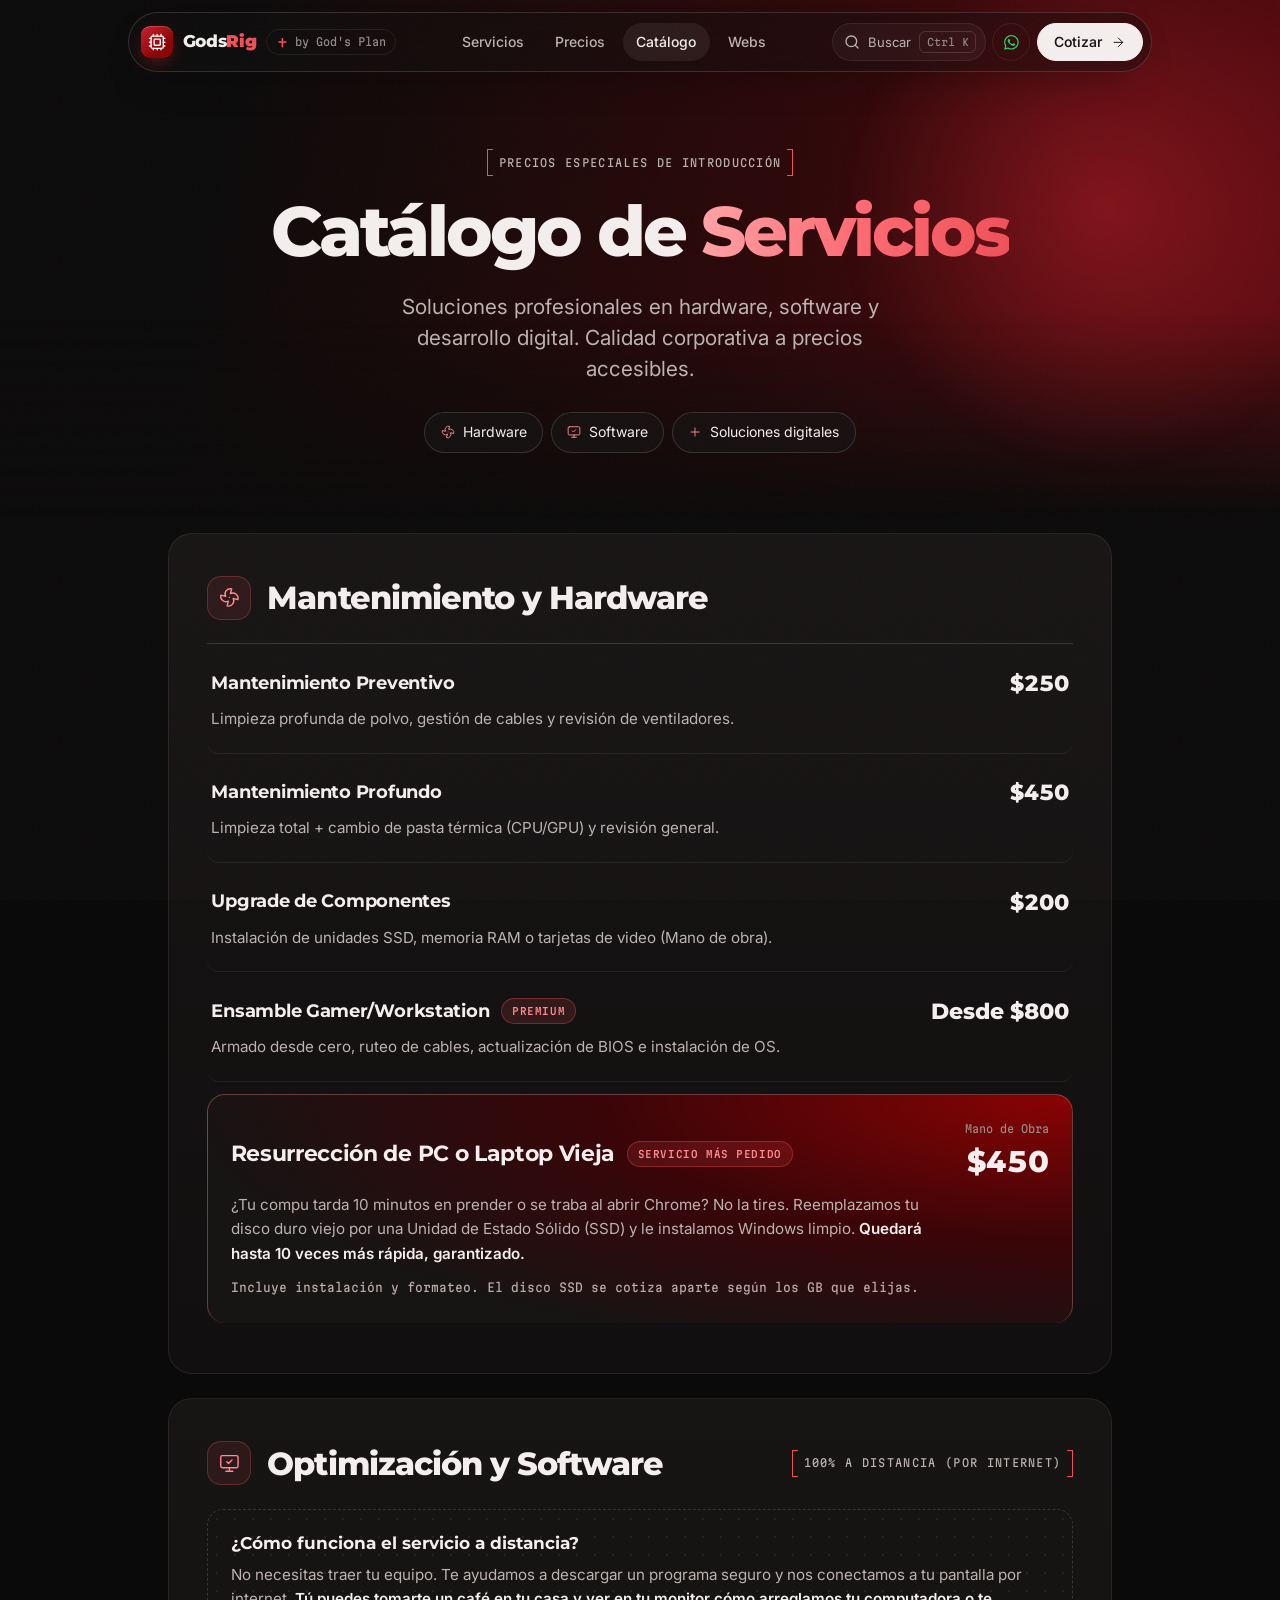
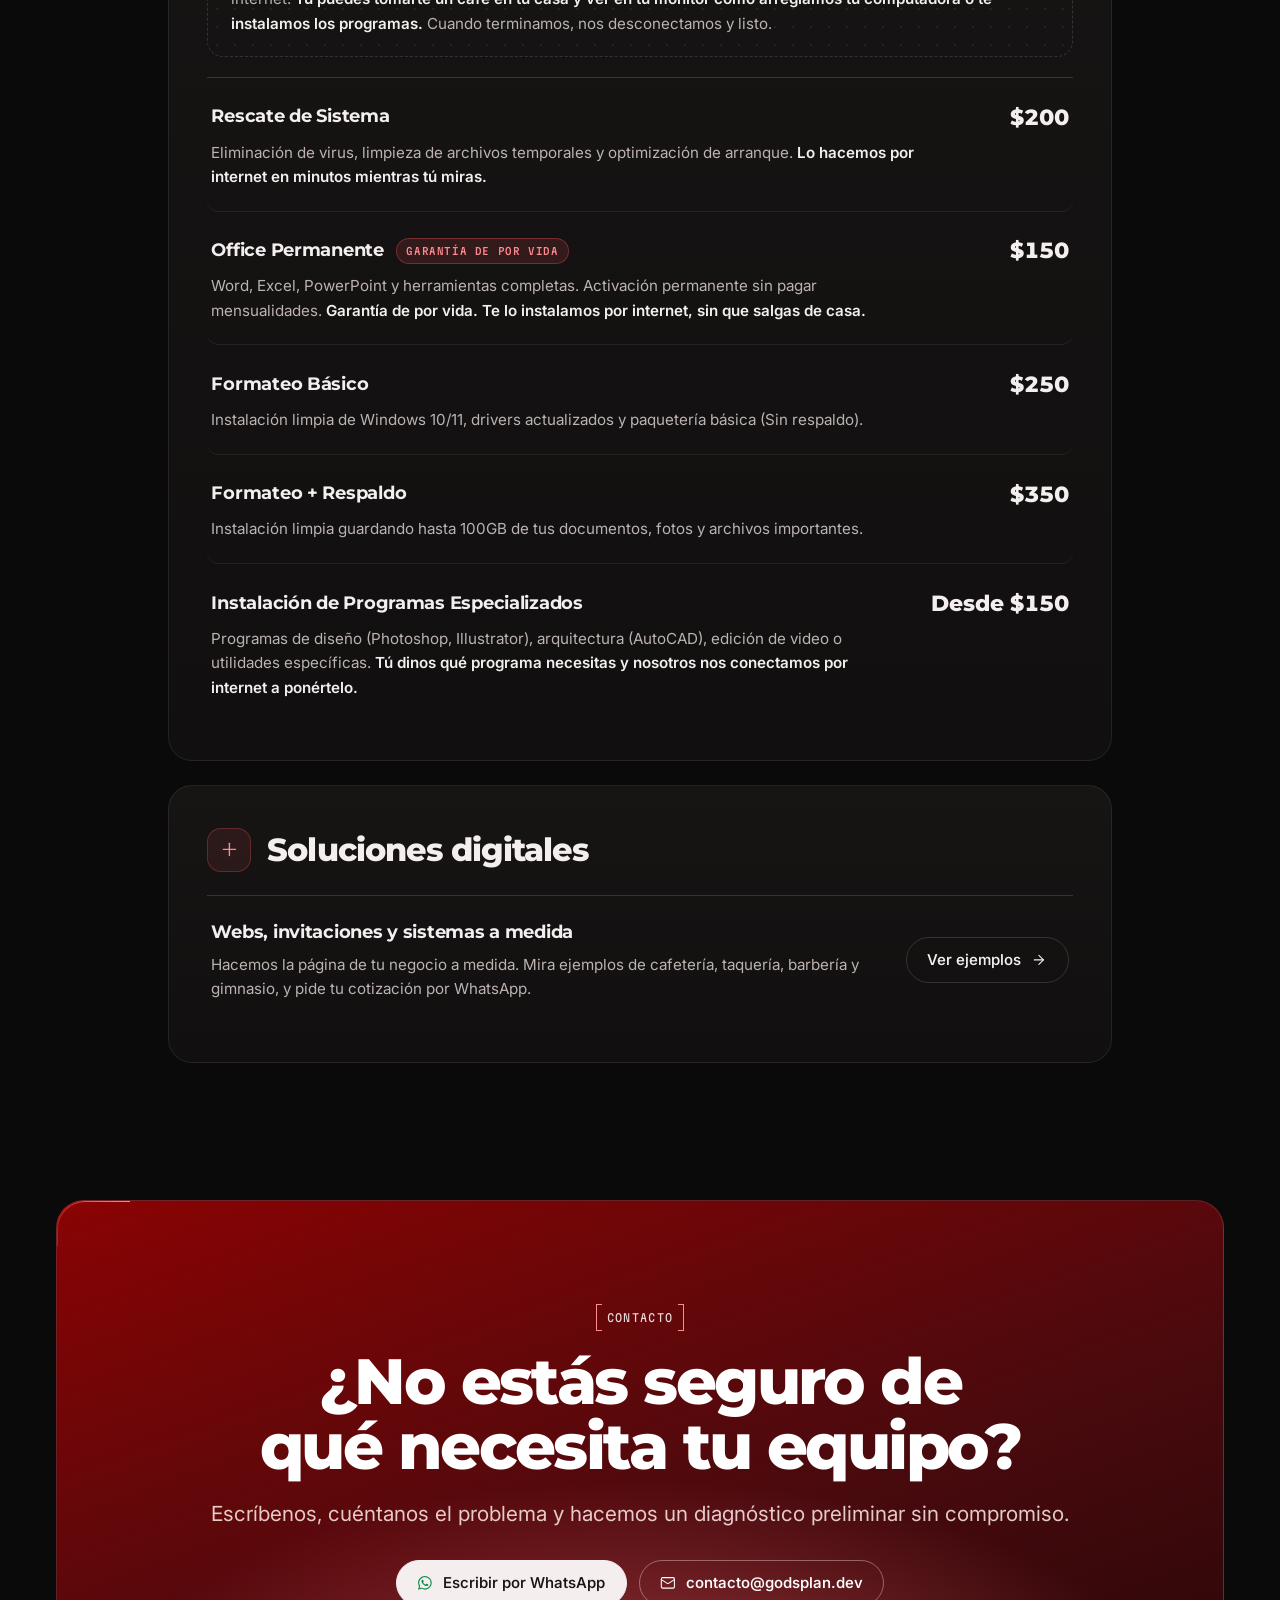
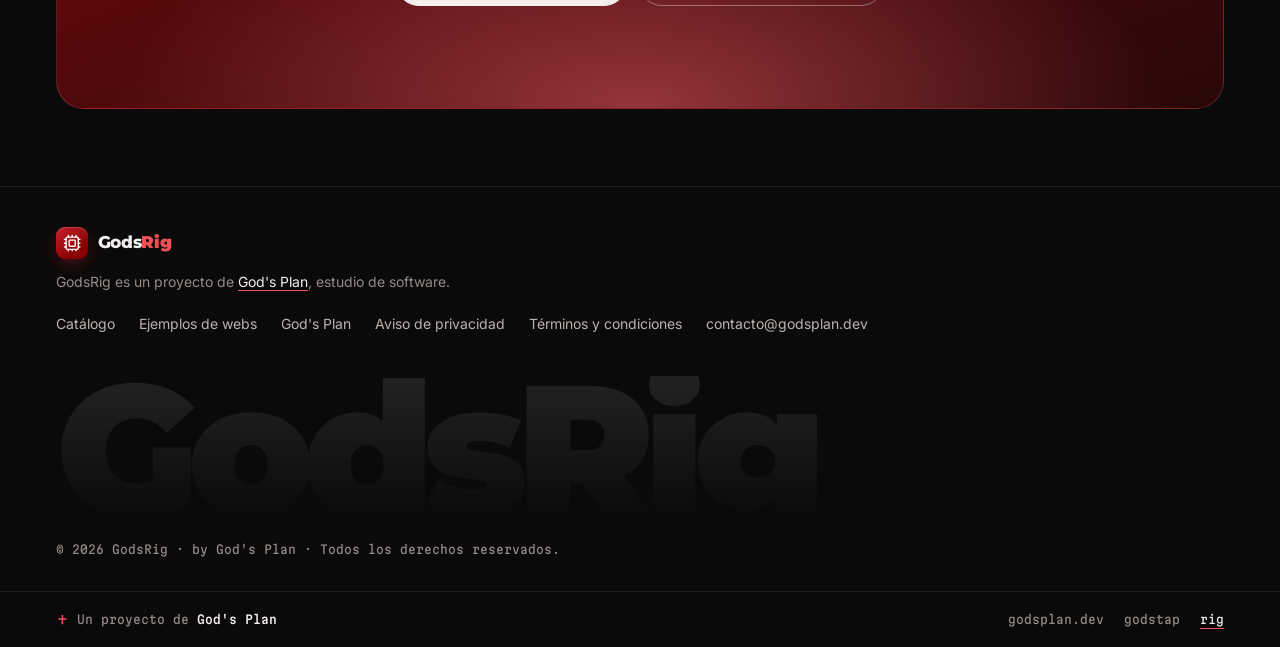
<file: catalogo.html>
<!DOCTYPE html>
<html lang="es">
<head>
    <meta charset="UTF-8">
    <meta name="viewport" content="width=device-width, initial-scale=1.0, viewport-fit=cover">
    <title>Catálogo de servicios | GodsRig · by God's Plan</title>
    <meta name="description" content="Precios de GodsRig: mantenimiento, limpieza, upgrades, ensamble, formateo, Office e instalación de programas. Servicio en persona o a distancia.">
    <link rel="canonical" href="https://rig.godsplan.dev/catalogo.html">
    <meta name="theme-color" content="#0b0a0a">
    <link rel="icon" type="image/svg+xml" href="data:image/svg+xml,%3Csvg%20xmlns='http://www.w3.org/2000/svg'%20viewBox='0%200%2064%2064'%3E%3Crect%20width='64'%20height='64'%20rx='14'%20fill='%230b0a0a'/%3E%3Cpath%20d='M28%2010h8v16h16v8H36v22h-8V34H12v-8h16z'%20fill='%23ef5058'/%3E%3C/svg%3E">
    <meta property="og:type" content="website">
    <meta property="og:locale" content="es_MX">
    <meta property="og:site_name" content="GodsRig · by God's Plan">
    <meta property="og:title" content="Catálogo de servicios | GodsRig · by God's Plan">
    <meta property="og:description" content="Precios de GodsRig: mantenimiento, limpieza, upgrades, ensamble, formateo, Office e instalación de programas. Servicio en persona o a distancia.">
    <meta property="og:url" content="https://rig.godsplan.dev/catalogo.html">
    <meta name="twitter:card" content="summary">
    <meta name="twitter:title" content="Catálogo de servicios | GodsRig · by God's Plan">
    <meta name="twitter:description" content="Precios de GodsRig: mantenimiento, limpieza, upgrades, ensamble, formateo, Office e instalación de programas. Servicio en persona o a distancia.">
    <script>
        document.documentElement.classList.add('js', 'txt-ready');
        if (!window.matchMedia('(prefers-reduced-motion: reduce)').matches) document.documentElement.classList.add('motion');
    </script>
    <link rel="preload" href="/assets/fonts/Montserrat-var.woff2" as="font" type="font/woff2" crossorigin>
    <link rel="preload" href="/assets/fonts/Inter-var.woff2" as="font" type="font/woff2" crossorigin>
    <link rel="stylesheet" href="/assets/estudio.css">
    <link rel="stylesheet" href="/assets/rig.css">
    <link rel="stylesheet" href="/assets/gp-kit.css">
</head>
<body>
    <!-- Íconos: Lucide (ISC, lucide.dev); el glifo de WhatsApp es de Font Awesome Free (CC BY 4.0) -->
    <svg width="0" height="0" style="position:absolute" aria-hidden="true">
        <symbol id="i-chip" viewBox="0 0 24 24"><path d="M12 20v2" /> <path d="M12 2v2" /> <path d="M17 20v2" /> <path d="M17 2v2" /> <path d="M2 12h2" /> <path d="M2 17h2" /> <path d="M2 7h2" /> <path d="M20 12h2" /> <path d="M20 17h2" /> <path d="M20 7h2" /> <path d="M7 20v2" /> <path d="M7 2v2" /> <rect x="4" y="4" width="16" height="16" rx="2" /> <rect x="8" y="8" width="8" height="8" rx="1" /></symbol>
        <symbol id="i-arrow" viewBox="0 0 24 24"><path d="M5 12h14" /> <path d="m12 5 7 7-7 7" /></symbol>
        <symbol id="i-out" viewBox="0 0 24 24"><path d="M7 7h10v10" /> <path d="M7 17 17 7" /></symbol>
        <symbol id="i-mail" viewBox="0 0 24 24"><path d="m22 7-8.991 5.727a2 2 0 0 1-2.009 0L2 7" /> <rect x="2" y="4" width="20" height="16" rx="2" /></symbol>
        <symbol id="i-gauge" viewBox="0 0 24 24"><path d="m12 14 4-4" /> <path d="M3.34 19a10 10 0 1 1 17.32 0" /></symbol>
        <symbol id="i-fan" viewBox="0 0 24 24"><path d="M10.827 16.379a6.082 6.082 0 0 1-8.618-7.002l5.412 1.45a6.082 6.082 0 0 1 7.002-8.618l-1.45 5.412a6.082 6.082 0 0 1 8.618 7.002l-5.412-1.45a6.082 6.082 0 0 1-7.002 8.618l1.45-5.412Z" /> <path d="M12 12v.01" /></symbol>
        <symbol id="i-ssd" viewBox="0 0 24 24"><path d="M10 16h.01" /> <path d="M2.212 11.577a2 2 0 0 0-.212.896V18a2 2 0 0 0 2 2h16a2 2 0 0 0 2-2v-5.527a2 2 0 0 0-.212-.896L18.55 5.11A2 2 0 0 0 16.76 4H7.24a2 2 0 0 0-1.79 1.11z" /> <path d="M21.946 12.013H2.054" /> <path d="M6 16h.01" /></symbol>
        <symbol id="i-tower" viewBox="0 0 24 24"><rect width="14" height="20" x="5" y="2" rx="2" /> <path d="M15 14h.01" /> <path d="M9 6h6" /> <path d="M9 10h6" /></symbol>
        <symbol id="i-ram" viewBox="0 0 24 24"><path d="M12 12v-2" /> <path d="M12 18v-2" /> <path d="M16 12v-2" /> <path d="M16 18v-2" /> <path d="M2 11h1.5" /> <path d="M20 18v-2" /> <path d="M20.5 11H22" /> <path d="M4 18v-2" /> <path d="M8 12v-2" /> <path d="M8 18v-2" /> <rect x="2" y="6" width="20" height="10" rx="2" /></symbol>
        <symbol id="i-gpu" viewBox="0 0 24 24"><path d="M2 17h18a2 2 0 0 0 2-2V7a2 2 0 0 0-2-2H2" /> <path d="M2 21V3" /> <path d="M7 17v3a1 1 0 0 0 1 1h5a1 1 0 0 0 1-1v-3" /> <circle cx="16" cy="11" r="2" /> <circle cx="8" cy="11" r="2" /></symbol>
        <symbol id="i-win" viewBox="0 0 24 24"><path d="m9 10 2 2 4-4" /> <rect width="20" height="14" x="2" y="3" rx="2" /> <path d="M12 17v4" /> <path d="M8 21h8" /></symbol>
        <symbol id="i-temp" viewBox="0 0 24 24"><path d="M14 4v10.54a4 4 0 1 1-4 0V4a2 2 0 0 1 4 0Z" /></symbol>
        <symbol id="i-remote" viewBox="0 0 24 24"><path d="M13 3H4a2 2 0 0 0-2 2v10a2 2 0 0 0 2 2h16a2 2 0 0 0 2-2v-3" /> <path d="M8 21h8" /> <path d="M12 17v4" /> <path d="m17 8 5-5" /> <path d="M17 3h5v5" /></symbol>
        <symbol id="i-chat" viewBox="0 0 24 24"><path d="M22 17a2 2 0 0 1-2 2H6.828a2 2 0 0 0-1.414.586l-2.202 2.202A.71.71 0 0 1 2 21.286V5a2 2 0 0 1 2-2h16a2 2 0 0 1 2 2z" /></symbol>
        <symbol id="i-plus" viewBox="0 0 24 24"><path d="M5 12h14" /> <path d="M12 5v14" /></symbol>
        <symbol id="i-search" viewBox="0 0 24 24"><path d="m21 21-4.34-4.34" /> <circle cx="11" cy="11" r="8" /></symbol>
        <symbol id="i-copy" viewBox="0 0 24 24"><rect width="14" height="14" x="8" y="8" rx="2" ry="2" /> <path d="M4 16c-1.1 0-2-.9-2-2V4c0-1.1.9-2 2-2h10c1.1 0 2 .9 2 2" /></symbol>
        <symbol id="i-x" viewBox="0 0 24 24"><path d="M18 6 6 18" /> <path d="m6 6 12 12" /></symbol>
        <symbol id="i-yes" viewBox="0 0 24 24"><path d="M20 6 9 17l-5-5" /></symbol>
        <symbol id="i-wa" viewBox="0 0 448 512"><path d="M380.9 97.1c-41.9-42-97.7-65.1-157-65.1-122.4 0-222 99.6-222 222 0 39.1 10.2 77.3 29.6 111L0 480 117.7 449.1c32.4 17.7 68.9 27 106.1 27l.1 0c122.3 0 224.1-99.6 224.1-222 0-59.3-25.2-115-67.1-157zm-157 341.6c-33.2 0-65.7-8.9-94-25.7l-6.7-4-69.8 18.3 18.6-68.1-4.4-7c-18.5-29.4-28.2-63.3-28.2-98.2 0-101.7 82.8-184.5 184.6-184.5 49.3 0 95.6 19.2 130.4 54.1s56.2 81.2 56.1 130.5c0 101.8-84.9 184.6-186.6 184.6zM325.1 300.5c-5.5-2.8-32.8-16.2-37.9-18-5.1-1.9-8.8-2.8-12.5 2.8s-14.3 18-17.6 21.8c-3.2 3.7-6.5 4.2-12 1.4-32.6-16.3-54-29.1-75.5-66-5.7-9.8 5.7-9.1 16.3-30.3 1.8-3.7 .9-6.9-.5-9.7s-12.5-30.1-17.1-41.2c-4.5-10.8-9.1-9.3-12.5-9.5-3.2-.2-6.9-.2-10.6-.2s-9.7 1.4-14.8 6.9c-5.1 5.6-19.4 19-19.4 46.3s19.9 53.7 22.6 57.4c2.8 3.7 39.1 59.7 94.8 83.8 35.2 15.2 49 16.5 66.6 13.9 10.7-1.6 32.8-13.4 37.4-26.4s4.6-24.1 3.2-26.4c-1.3-2.5-5-3.9-10.5-6.6z"/></symbol>
    </svg>
    <a href="#contenido" class="skip-link">Saltar al contenido</a>

    <!-- ENCABEZADO: cápsula flotante -->
    <header class="hdr" id="header">
        <div class="hdr__pill">
            <div class="brand-wrap">
                <a href="/" class="brand" aria-label="GodsRig, inicio">
                    <span class="brand__tile"><svg class="icon" aria-hidden="true"><use href="#i-chip"/></svg></span>
                    <span class="brand__name">Gods<b>Rig</b></span>
                </a>
                <a class="gp-by" href="https://godsplan.dev" target="_blank" rel="noopener">
                    <svg class="gp-by__mark" viewBox="0 0 64 64" aria-hidden="true"><path d="M28 10h8v16h16v8H36v22h-8V34H12v-8h16z"/></svg>
                    by God's Plan
                </a>
            </div>
            <nav class="hdr__nav" aria-label="Principal">
                <a href="/#servicios">Servicios</a>
                <a href="/#precios">Precios</a>
                <a href="/catalogo.html" aria-current="page">Catálogo</a>
                <a href="/ejemplos/">Webs</a>
            </nav>
            <div class="hdr__end">
                <button type="button" class="gpk-search-btn" data-cmdk-open aria-label="Buscar servicios y precios" data-tip="Busca servicios y precios"><svg class="gpk-ic" aria-hidden="true"><use href="#i-search"/></svg><span>Buscar</span><kbd data-cmdk-kbd>Ctrl K</kbd></button>
                <a class="hdr__wa" href="https://wa.me/525510590927" target="_blank" rel="noopener noreferrer" aria-label="Contactar por WhatsApp" data-tip="Escríbenos por WhatsApp"><svg class="icon icon--fill" aria-hidden="true"><use href="#i-wa"/></svg></a>
                <a href="https://wa.me/525510590927" target="_blank" rel="noopener noreferrer" class="btn btn--light btn--sm">Cotizar <svg class="icon icon--move" aria-hidden="true"><use href="#i-arrow"/></svg></a>
            </div>
        </div>
    </header>

    <main id="contenido">
        <header class="hero hero--page" aria-labelledby="cat-t">
            <div class="hero__bands" aria-hidden="true"></div>
            <div class="hero__glow" aria-hidden="true"></div>
            <div class="wrap center page-head">
                <p class="tag" data-enter style="--d:0"><span>Precios Especiales de Introducción</span></p>
                <h1 class="hero__title" id="cat-t"><span class="wd" style="--i:0">Catálogo</span> <span class="wd" style="--i:1">de</span> <em class="wd" style="--i:2">Servicios</em></h1>
                <p class="hero__sub" data-enter style="--d:2">Soluciones profesionales en hardware, software y desarrollo digital. Calidad corporativa a precios accesibles.</p>
                <nav class="jump" aria-label="Categorías" data-enter style="--d:3">
                    <a href="#cat-hw"><svg class="icon"><use href="#i-fan"/></svg>Hardware</a>
                    <a href="#cat-sw"><svg class="icon"><use href="#i-win"/></svg>Software</a>
                    <a href="#cat-web"><svg class="icon"><use href="#i-plus"/></svg>Soluciones digitales</a>
                </nav>
            </div>
        </header>

        <div class="wrap catalog">
            <section class="cat cat--1" aria-labelledby="cat-hw">
                <div class="cat__head" data-reveal><span class="cat__ic"><svg class="icon"><use href="#i-fan"/></svg></span><h2 id="cat-hw">Mantenimiento y Hardware</h2></div>
                <div class="rows">
                    <div class="row " data-reveal>
                        <h3 class="row__name">Mantenimiento Preventivo</h3>
                        <p class="row__price price">$250</p>
                        <p class="row__desc">Limpieza profunda de polvo, gestión de cables y revisión de ventiladores.</p>
                    </div>
                    <div class="row " data-reveal>
                        <h3 class="row__name">Mantenimiento Profundo</h3>
                        <p class="row__price price">$450</p>
                        <p class="row__desc">Limpieza total + cambio de pasta térmica (CPU/GPU) y revisión general.</p>
                    </div>
                    <div class="row " data-reveal>
                        <h3 class="row__name">Upgrade de Componentes</h3>
                        <p class="row__price price">$200</p>
                        <p class="row__desc">Instalación de unidades SSD, memoria RAM o tarjetas de video (Mano de obra).</p>
                    </div>
                    <div class="row " data-reveal>
                        <h3 class="row__name">Ensamble Gamer/Workstation <span class="flag mono">Premium</span></h3>
                        <p class="row__price price">Desde $800</p>
                        <p class="row__desc">Armado desde cero, ruteo de cables, actualización de BIOS e instalación de OS.</p>
                    </div>
                    <div class="row row--featured" data-reveal>
                        <h3 class="row__name">Resurrección de PC o Laptop Vieja <span class="flag mono">Servicio Más Pedido</span></h3>
                        <p class="row__price price"><small>Mano de Obra</small>$450</p>
                        <p class="row__desc">¿Tu compu tarda 10 minutos en prender o se traba al abrir Chrome? No la tires. Reemplazamos tu disco duro viejo por una Unidad de Estado Sólido (SSD) y le instalamos Windows limpio. <strong>Quedará hasta 10 veces más rápida, garantizado.</strong></p>
                        <p class="row__note mono">Incluye instalación y formateo. El disco SSD se cotiza aparte según los GB que elijas.</p>
                    </div>
                </div>
            </section>
            <section class="cat cat--2" aria-labelledby="cat-sw">
                <div class="cat__head" data-reveal><span class="cat__ic"><svg class="icon"><use href="#i-win"/></svg></span><h2 id="cat-sw">Optimización y Software</h2><span class="tag"><span>100% A Distancia (Por Internet)</span></span></div>
                <div class="note" data-reveal>
                    <h3>¿Cómo funciona el servicio a distancia?</h3>
                    <p>No necesitas traer tu equipo. Te ayudamos a descargar un programa seguro y nos conectamos a tu pantalla por internet. <strong>Tú puedes tomarte un café en tu casa y ver en tu monitor cómo arreglamos tu computadora o te instalamos los programas.</strong> Cuando terminamos, nos desconectamos y listo.</p>
                </div>
                <div class="rows">
                    <div class="row " data-reveal>
                        <h3 class="row__name">Rescate de Sistema</h3>
                        <p class="row__price price">$200</p>
                        <p class="row__desc">Eliminación de virus, limpieza de archivos temporales y optimización de arranque. <strong>Lo hacemos por internet en minutos mientras tú miras.</strong></p>
                    </div>
                    <div class="row " data-reveal>
                        <h3 class="row__name">Office Permanente <span class="flag mono">Garantía de por vida</span></h3>
                        <p class="row__price price">$150</p>
                        <p class="row__desc">Word, Excel, PowerPoint y herramientas completas. Activación permanente sin pagar mensualidades. <strong>Garantía de por vida. Te lo instalamos por internet, sin que salgas de casa.</strong></p>
                    </div>
                    <div class="row " data-reveal>
                        <h3 class="row__name">Formateo Básico</h3>
                        <p class="row__price price">$250</p>
                        <p class="row__desc">Instalación limpia de Windows 10/11, drivers actualizados y paquetería básica (Sin respaldo).</p>
                    </div>
                    <div class="row " data-reveal>
                        <h3 class="row__name">Formateo + Respaldo</h3>
                        <p class="row__price price">$350</p>
                        <p class="row__desc">Instalación limpia guardando hasta 100GB de tus documentos, fotos y archivos importantes.</p>
                    </div>
                    <div class="row " data-reveal>
                        <h3 class="row__name">Instalación de Programas Especializados</h3>
                        <p class="row__price price">Desde $150</p>
                        <p class="row__desc">Programas de diseño (Photoshop, Illustrator), arquitectura (AutoCAD), edición de video o utilidades específicas. <strong>Tú dinos qué programa necesitas y nosotros nos conectamos por internet a ponértelo.</strong></p>
                    </div>
                </div>
            </section>
            <section class="cat cat--3" aria-labelledby="cat-web">
                <div class="cat__head" data-reveal><span class="cat__ic"><svg class="icon"><use href="#i-plus"/></svg></span><h2 id="cat-web">Soluciones digitales</h2></div>
                <div class="rows">
                    <div class="row row--action" data-reveal>
                        <h3 class="row__name">Webs, invitaciones y sistemas a medida</h3>
                        <a href="/ejemplos/" class="btn btn--ghost">Ver ejemplos <svg class="icon icon--move" aria-hidden="true"><use href="#i-arrow"/></svg></a>
                        <p class="row__desc">Hacemos la página de tu negocio a medida. Mira ejemplos de cafetería, taquería, barbería y gimnasio, y pide tu cotización por WhatsApp.</p>
                    </div>
                </div>
            </section>
        </div>

        <!-- CONTACTO -->
        <section class="cta" id="contacto" aria-labelledby="contacto-t">
            <div class="wrap">
                <div class="cta__panel" data-reveal data-beam>
                    <div class="cta__glow" aria-hidden="true"></div>
                    <p class="tag"><span>Contacto</span></p>
                    <h2 class="cta__title" id="contacto-t">¿No estás seguro de qué necesita tu equipo?</h2>
                    <p class="cta__sub">Escríbenos, cuéntanos el problema y hacemos un diagnóstico preliminar sin compromiso.</p>
                    <div class="actions actions--center">
                        <a href="https://wa.me/525510590927" target="_blank" rel="noopener noreferrer" class="btn btn--light"><svg class="icon icon--fill icon--wa" aria-hidden="true"><use href="#i-wa"/></svg>Escribir por WhatsApp</a>
                        <a href="mailto:contacto@godsplan.dev" class="btn btn--ghost"><svg class="icon" aria-hidden="true"><use href="#i-mail"/></svg>contacto@godsplan.dev</a>
                    </div>
                </div>
            </div>
        </section>

    </main>

    <!-- PIE DE PÁGINA -->
    <footer class="ftr">
        <div class="wrap">
            <div class="ftr__row">
                <div class="ftr__about">
                    <a href="/" class="brand"><span class="brand__tile"><svg class="icon" aria-hidden="true"><use href="#i-chip"/></svg></span><span class="brand__name">Gods<b>Rig</b></span></a>
                    <p>GodsRig es un proyecto de <a href="https://godsplan.dev">God's Plan</a>, estudio de software.</p>
                </div>
                <nav class="ftr__links" aria-label="Pie de página">
                    <a href="/catalogo.html">Catálogo</a>
                    <a href="/ejemplos/">Ejemplos de webs</a>
                    <a href="https://godsplan.dev">God's Plan</a>
                    <a href="https://godsplan.dev/privacidad.html">Aviso de privacidad</a>
                    <a href="https://godsplan.dev/tyc.html">Términos y condiciones</a>
                    <a href="mailto:contacto@godsplan.dev">contacto@godsplan.dev</a>
                </nav>
            </div>
            <p class="ftr__word" aria-hidden="true">GodsRig</p>
            <p class="ftr__base mono">&copy; 2026 GodsRig · by God's Plan · Todos los derechos reservados.</p>
        </div>
    </footer>

    <!-- Sello de la familia God's Plan (DESIGN_SYSTEM.md §8) -->
    <div class="gp-family">
        <div class="gp-family__inner">
            <a class="gp-family__home" href="https://godsplan.dev">
                <svg class="gp-by__mark" viewBox="0 0 64 64" aria-hidden="true"><path d="M28 10h8v16h16v8H36v22h-8V34H12v-8h16z"/></svg>
                <span>Un proyecto de <strong>God's Plan</strong></span>
            </a>
            <nav class="gp-family__links" aria-label="Proyectos de God's Plan">
                <a href="https://godsplan.dev">godsplan.dev</a>
                <a href="https://godstap.godsplan.dev">godstap</a>
                <a href="https://rig.godsplan.dev" aria-current="page">rig</a>
            </nav>
        </div>
    </div>

    <!-- Opciones del buscador (Ctrl/⌘ + K) -->
    <script type="application/json" id="gp-cmdk">[{"group": "Servicios y precios", "label": "Mantenimiento Preventivo", "hint": "$250", "href": "/catalogo.html#cat-hw", "keywords": "Limpieza profunda de polvo, gestión de cables y revisión de ventiladores."}, {"group": "Servicios y precios", "label": "Mantenimiento Profundo", "hint": "$450", "href": "/catalogo.html#cat-hw", "keywords": "Limpieza total + cambio de pasta térmica (CPU/GPU) y revisión general."}, {"group": "Servicios y precios", "label": "Upgrade de Componentes", "hint": "$200", "href": "/catalogo.html#cat-hw", "keywords": "Instalación de unidades SSD, memoria RAM o tarjetas de video (Mano de obra)."}, {"group": "Servicios y precios", "label": "Ensamble Gamer/Workstation", "hint": "Desde $800", "href": "/catalogo.html#cat-hw", "keywords": "Armado desde cero, ruteo de cables, actualización de BIOS e instalación de OS."}, {"group": "Servicios y precios", "label": "Resurrección de PC o Laptop Vieja", "hint": "$450", "href": "/catalogo.html#cat-hw", "keywords": "¿Tu compu tarda 10 minutos en prender o se traba al abrir Chrome? No la tires. Reemplazamos tu disco duro viejo por una Unidad de Estado Sólido (SSD) y le instalamos Windows limpio.  Quedará hasta 10 veces más rápida, garantizado. "}, {"group": "Servicios y precios", "label": "Rescate de Sistema", "hint": "$200", "href": "/catalogo.html#cat-sw", "keywords": "Eliminación de virus, limpieza de archivos temporales y optimización de arranque.  Lo hacemos por internet en minutos mientras tú miras. "}, {"group": "Servicios y precios", "label": "Office Permanente", "hint": "$150", "href": "/catalogo.html#cat-sw", "keywords": "Word, Excel, PowerPoint y herramientas completas. Activación permanente sin pagar mensualidades.  Garantía de por vida. Te lo instalamos por internet, sin que salgas de casa. "}, {"group": "Servicios y precios", "label": "Formateo Básico", "hint": "$250", "href": "/catalogo.html#cat-sw", "keywords": "Instalación limpia de Windows 10/11, drivers actualizados y paquetería básica (Sin respaldo)."}, {"group": "Servicios y precios", "label": "Formateo + Respaldo", "hint": "$350", "href": "/catalogo.html#cat-sw", "keywords": "Instalación limpia guardando hasta 100GB de tus documentos, fotos y archivos importantes."}, {"group": "Servicios y precios", "label": "Instalación de Programas Especializados", "hint": "Desde $150", "href": "/catalogo.html#cat-sw", "keywords": "Programas de diseño (Photoshop, Illustrator), arquitectura (AutoCAD), edición de video o utilidades específicas.  Tú dinos qué programa necesitas y nosotros nos conectamos por internet a ponértelo. "}, {"group": "Servicios y precios", "label": "Webs, invitaciones y sistemas a medida", "hint": "", "href": "/catalogo.html#cat-web", "keywords": "Hacemos la página de tu negocio a medida. Mira ejemplos de cafetería, taquería, barbería y gimnasio, y pide tu cotización por WhatsApp."}, {"group": "Ir a", "label": "Servicios", "href": "/#servicios"}, {"group": "Ir a", "label": "Precios destacados", "href": "/#precios", "keywords": "ofertas costo"}, {"group": "Ir a", "label": "Catálogo completo", "href": "/catalogo.html"}, {"group": "Ir a", "label": "Ejemplos de páginas web", "href": "/ejemplos/", "keywords": "webs sitio"}, {"group": "Acciones", "label": "Cotizar por WhatsApp", "hint": "55 1059 0927", "href": "https://wa.me/525510590927", "keywords": "mensaje contacto precio"}, {"group": "Acciones", "label": "Copiar el correo", "hint": "contacto@godsplan.dev", "action": "copy:contacto@godsplan.dev", "toast": "Correo copiado: contacto@godsplan.dev", "keywords": "email mail"}, {"group": "Acciones", "label": "Ir a God's Plan", "hint": "godsplan.dev", "href": "https://godsplan.dev"}]</script>
    <script src="/assets/rig.js" defer></script>
    <script src="/assets/gp-kit.js" defer></script>
</body>
</html>
</file>
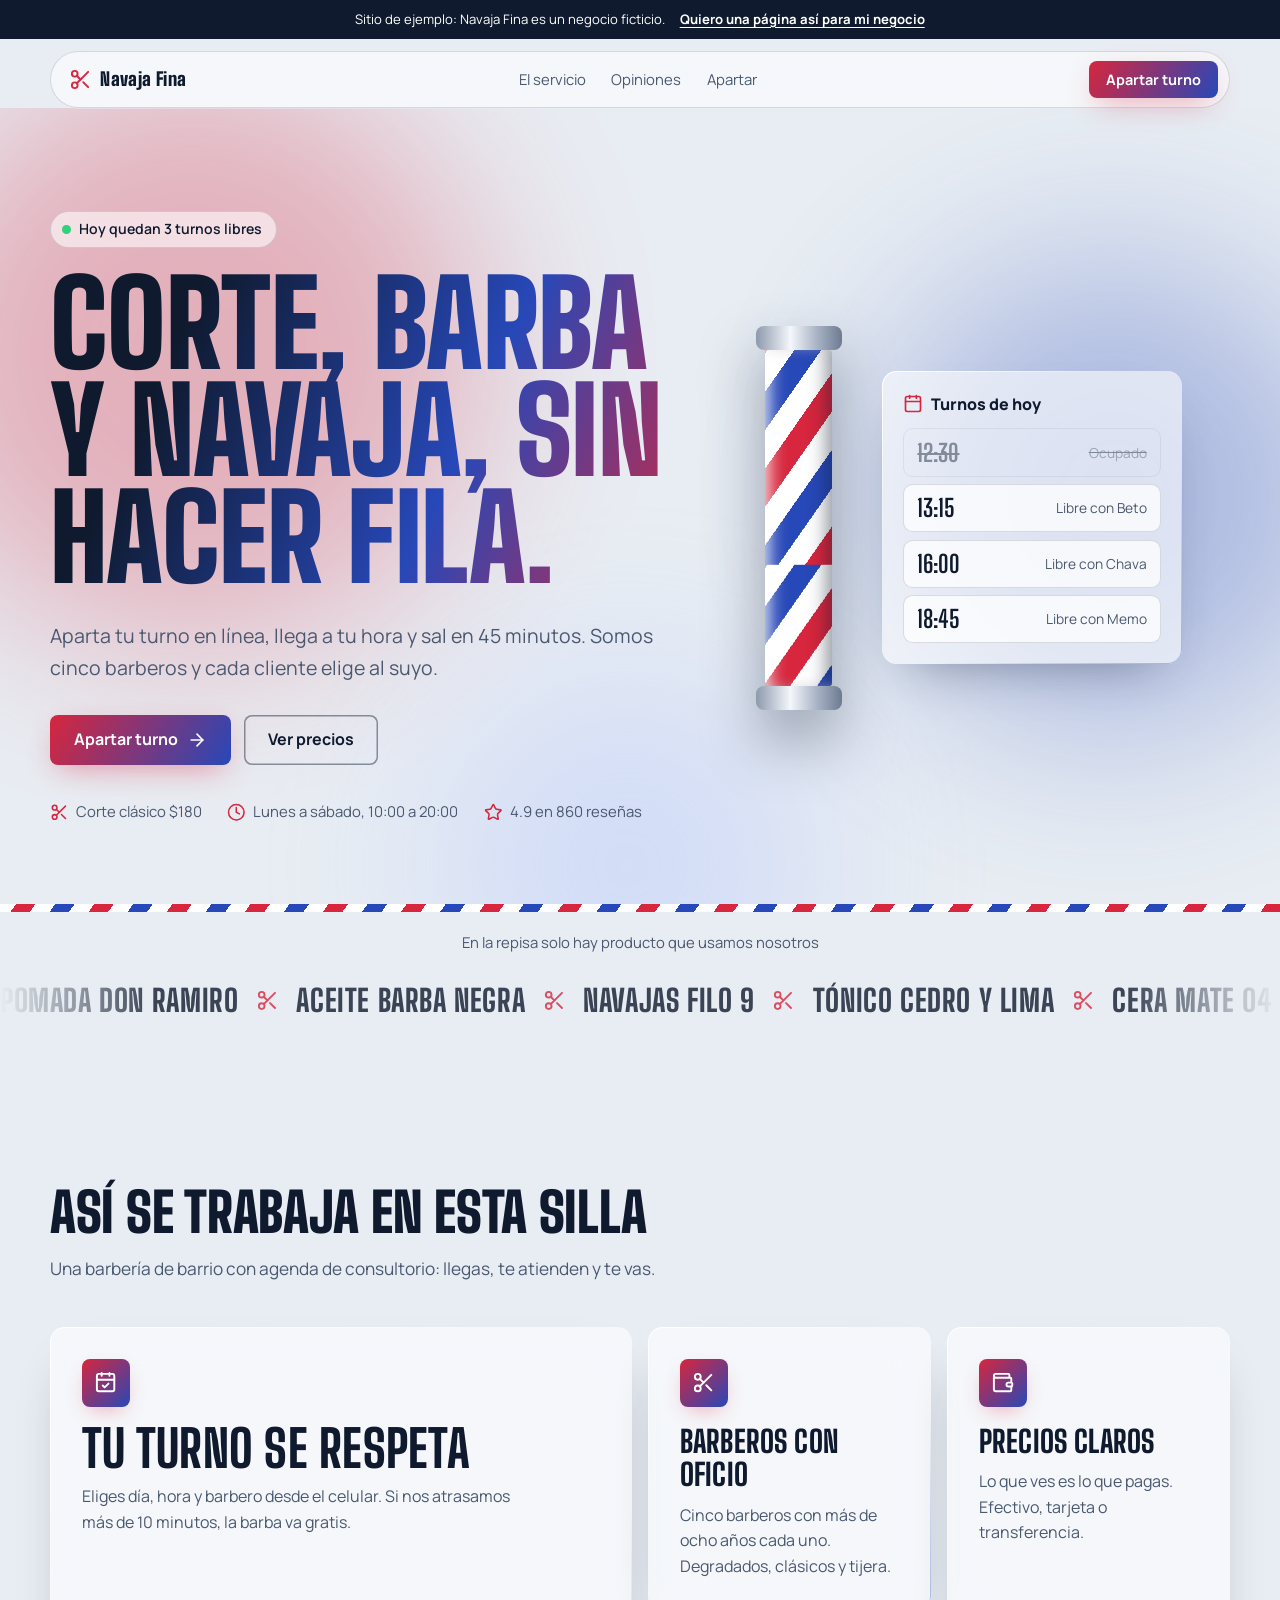
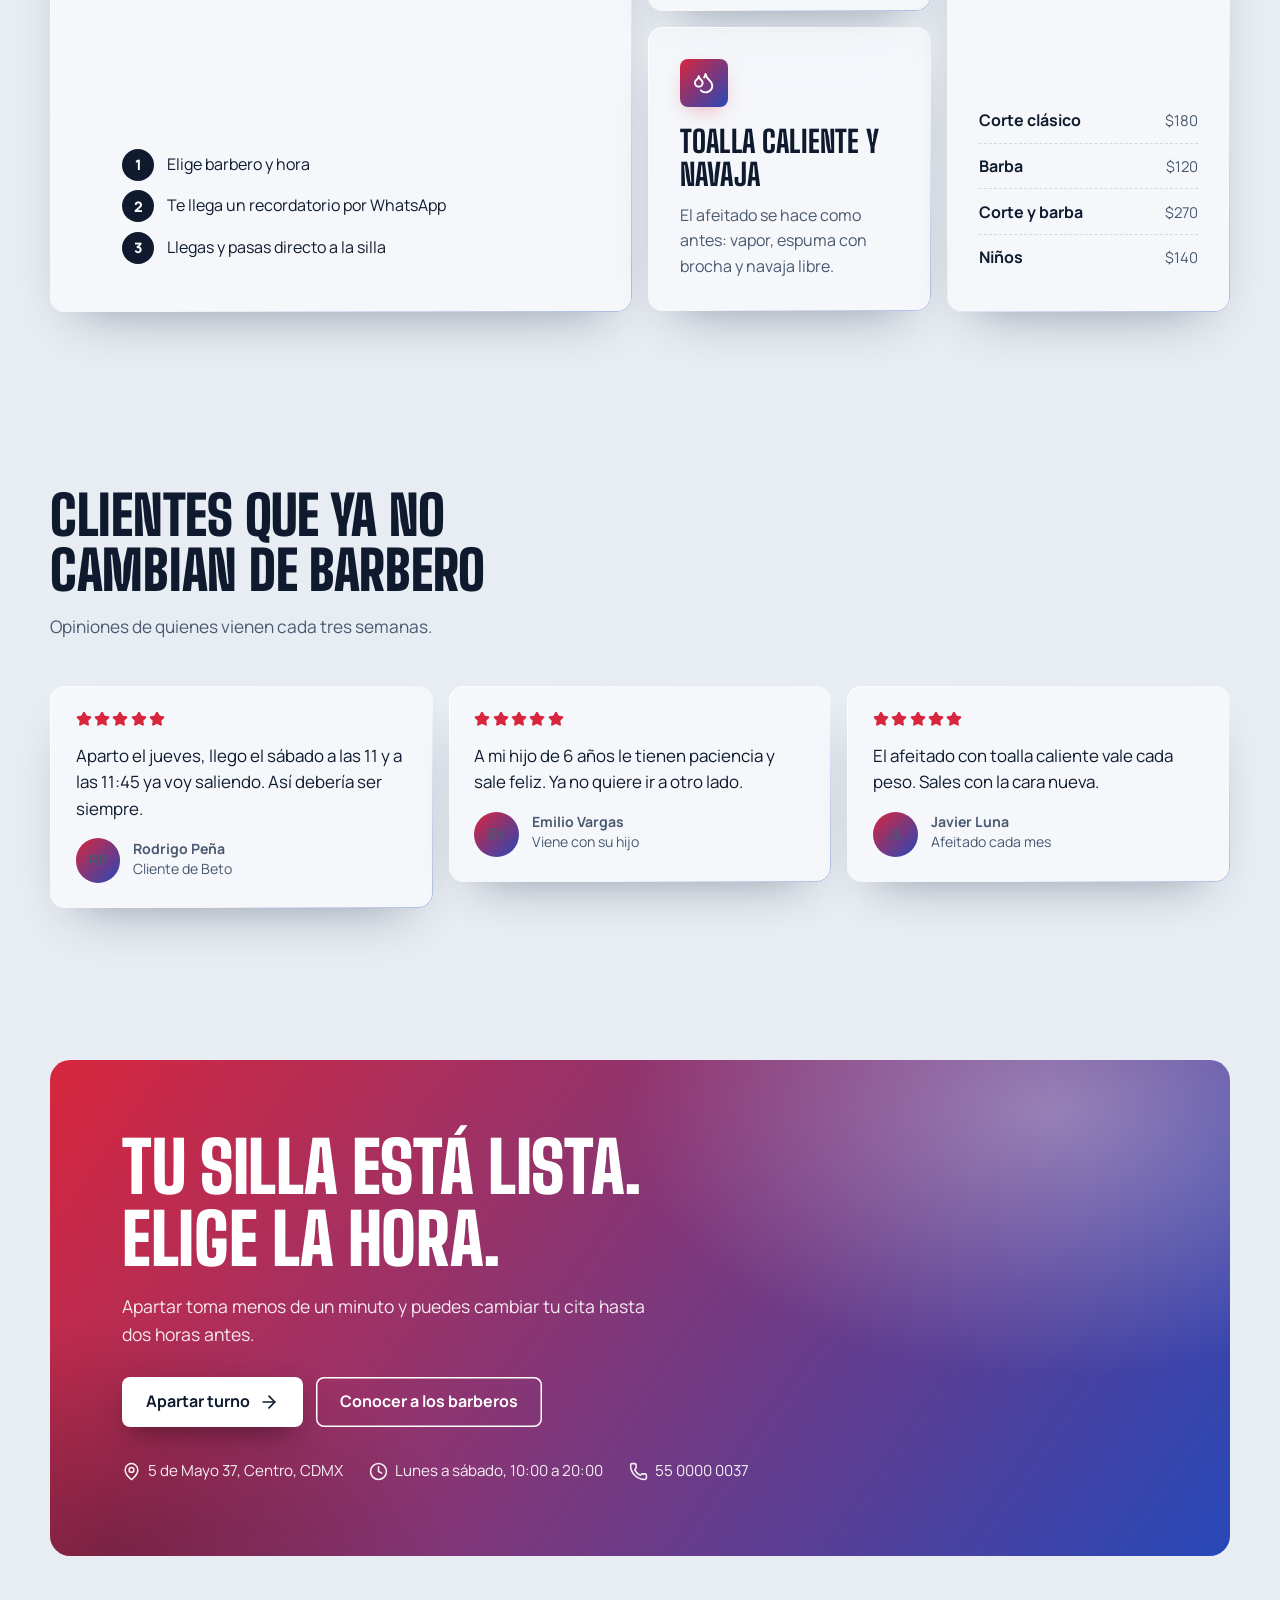
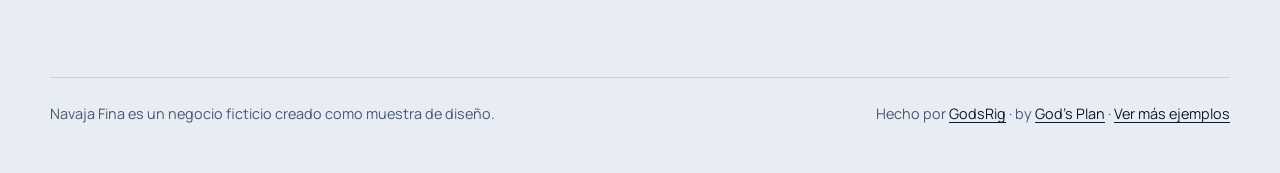
<file: ejemplos/barberia.html>
<!DOCTYPE html>
<html lang="es-MX">
<head>
<meta charset="UTF-8">
<meta name="viewport" content="width=device-width, initial-scale=1">
<title>Navaja Fina Barbería | Corte y barba con cita, sin fila · Centro</title>
<meta name="description" content="Barbería en el Centro: aparta tu turno en línea, corte clásico desde $180, afeitado con toalla caliente y cinco barberos con oficio.">
<meta name="theme-color" content="#e8edf3">
<link rel="canonical" href="https://rig.godsplan.dev/ejemplos/barberia.html">
<link rel="icon" type="image/svg+xml" href="data:image/svg+xml,%3Csvg%20xmlns%3D%27http%3A//www.w3.org/2000/svg%27%20viewBox%3D%270%200%2064%2064%27%3E%3Crect%20width%3D%2764%27%20height%3D%2764%27%20rx%3D%2716%27%20fill%3D%27%23e8edf3%27/%3E%3Ctext%20x%3D%2732%27%20y%3D%2744%27%20font-size%3D%2734%27%20font-family%3D%27Arial%27%20font-weight%3D%27900%27%20text-anchor%3D%27middle%27%20fill%3D%27%23d7263d%27%3EN%3C/text%3E%3C/svg%3E">
<meta property="og:type" content="website">
<meta property="og:locale" content="es_MX">
<meta property="og:title" content="Navaja Fina Barbería | Corte y barba con cita, sin fila · Centro">
<meta property="og:description" content="Barbería en el Centro: aparta tu turno en línea, corte clásico desde $180, afeitado con toalla caliente y cinco barberos con oficio.">
<link rel="preconnect" href="https://fonts.googleapis.com">
<link rel="preconnect" href="https://fonts.gstatic.com" crossorigin>
<link href="https://fonts.googleapis.com/css2?family=Big+Shoulders+Display:wght@700;800;900&family=Manrope:wght@400;500;600;700;800&display=swap" rel="stylesheet">
<script>document.documentElement.classList.add('js')</script>
<style>
/* ===== Colores, tipografías y forma de este negocio (cambia esto para adaptar la página) ===== */
:root{--bg:#e8edf3;--ink:#0f1a2e;--muted:#4a5870;--a1:#d7263d;--a2:#2748b8;--a3:#9fb6ff;--on-a:#ffffff;--inv-ink:#0f1a2e;--glass:rgba(255,255,255,.58);--line:rgba(15,26,46,.14);--line-strong:rgba(15,26,46,.45);--edge1:rgba(255,255,255,.95);--edge2:rgba(39,72,184,.35);--spot:rgba(39,72,184,.12);--glow:rgba(215,38,61,.45);--shadow:0 24px 50px -28px rgba(15,26,46,.45);--shadow-h:0 34px 70px -26px rgba(39,72,184,.5);--r:.9rem;--btn-r:.5rem;--font-d:'Big Shoulders Display','Arial Narrow',Impact,sans-serif;--font-b:'Manrope',system-ui,sans-serif;--h1:clamp(3.2rem,9.5vw,7.4rem);--h-w:900;--h-ls:-.005em;--h1-lh:.9;--h-tt:uppercase;--h3-w:800;--h3-ls:.005em;--mq-tt:uppercase;--mq-w:800;--mq-ls:.02em;--logo-w:900;--logo-ls:.02em;--h-from:#0f1a2e;--h-via:#2748b8;--h-to:#d7263d;--demo-bg:#0f1a2e;--demo-ink:#ffffff;--blob-o:.3;--star:#d7263d;--toast-bg:#0f1a2e;--toast-ink:#fff}
/* ===== Estilos base de la página ===== */
*,*::before,*::after{box-sizing:border-box}
html{scroll-behavior:smooth;-webkit-text-size-adjust:100%}
body{margin:0;background:var(--bg);color:var(--ink);font-family:var(--font-b);font-size:1rem;line-height:1.6;overflow-x:hidden;-webkit-font-smoothing:antialiased}
img,svg{display:block}
a{color:inherit;text-decoration:none}
h1,h2,h3,p,ul{margin:0}
ul{padding:0;list-style:none}
:focus-visible{outline:2px solid var(--a1);outline-offset:3px;border-radius:6px}
.wrap{width:min(1180px,100% - 2.5rem);margin-inline:auto}
.ic{width:1.25em;height:1.25em;flex:none}

/* Franja de ejemplo */
.demo{display:flex;flex-wrap:wrap;justify-content:center;align-items:center;gap:.35rem .9rem;padding:.55rem 1rem;font-size:.82rem;background:var(--demo-bg);color:var(--demo-ink);text-align:center}
.demo a{font-weight:700;text-decoration:underline;text-underline-offset:3px}

/* Navegación */
.nav{position:sticky;top:.75rem;z-index:40;margin-top:.75rem}
.nav-in{display:flex;align-items:center;justify-content:space-between;gap:1rem;padding:.6rem .7rem .6rem 1.1rem;border-radius:999px;background:var(--glass);border:1px solid var(--line);backdrop-filter:blur(18px) saturate(1.4);-webkit-backdrop-filter:blur(18px) saturate(1.4)}
.logo{white-space:nowrap;display:flex;align-items:center;gap:.55rem;font-family:var(--font-d);font-weight:var(--logo-w,800);font-size:1.15rem;letter-spacing:var(--logo-ls,0)}
.logo .ic{color:var(--a1)}
.nav-links{display:none;gap:1.6rem;font-size:.93rem;color:var(--muted)}
.nav-links a:hover{color:var(--ink)}
.nav .btn{white-space:nowrap}
@media(min-width:820px){.nav-links{display:flex}}

/* Botones */
.btn{position:relative;display:inline-flex;align-items:center;justify-content:center;gap:.55rem;padding:.95rem 1.5rem;border-radius:var(--btn-r,999px);font-weight:700;font-size:1rem;line-height:1.1;cursor:pointer;border:0;font-family:inherit;overflow:hidden;transition:transform .25s cubic-bezier(.2,.8,.2,1),box-shadow .25s,background .25s,border-color .25s}
.btn-sm{padding:.65rem 1.05rem;font-size:.9rem}
.btn-p{background:linear-gradient(120deg,var(--a1),var(--a2));color:var(--on-a);box-shadow:0 10px 30px -8px var(--glow)}
.btn-p::after{content:"";position:absolute;inset:0;background:linear-gradient(100deg,transparent 30%,rgba(255,255,255,.45) 50%,transparent 70%);transform:translateX(-120%);transition:transform .7s}
.btn-p:hover{transform:translateY(-3px);box-shadow:0 18px 40px -8px var(--glow)}
.btn-p:hover::after{transform:translateX(120%)}
.btn-g{background:transparent;color:var(--ink);box-shadow:inset 0 0 0 1.5px var(--line-strong)}
.btn-g:hover{background:var(--glass);box-shadow:inset 0 0 0 1.5px var(--ink);transform:translateY(-3px)}

/* Hero */
.hero{position:relative;padding:clamp(3rem,8vw,6.5rem) 0 clamp(3rem,7vw,5.5rem);isolation:isolate}
.blobs{position:absolute;inset:0;z-index:-1;overflow:hidden;pointer-events:none}
.blobs i{position:absolute;border-radius:50%;filter:blur(90px);opacity:var(--blob-o,.55);animation:drift 18s ease-in-out infinite alternate}
.blobs i:nth-child(1){width:46vw;height:46vw;max-width:620px;max-height:620px;left:-8%;top:-6%;background:var(--a1)}
.blobs i:nth-child(2){width:38vw;height:38vw;max-width:520px;max-height:520px;right:-6%;top:18%;background:var(--a2);animation-duration:23s;animation-direction:alternate-reverse}
.blobs i:nth-child(3){width:30vw;height:30vw;max-width:420px;max-height:420px;left:34%;bottom:-18%;background:var(--a3,var(--a1));animation-duration:27s}
@keyframes drift{to{transform:translate3d(6%,8%,0) scale(1.12)}}
.hero-grid{display:grid;gap:clamp(2.5rem,6vw,4rem);align-items:center}
@media(min-width:960px){.hero-grid{grid-template-columns:minmax(0,1.15fr) minmax(0,.85fr)}}
.kicker{display:inline-flex;align-items:center;gap:.5rem;padding:.4rem .85rem .4rem .7rem;border-radius:999px;background:var(--glass);border:1px solid var(--line);font-size:.88rem;font-weight:600;backdrop-filter:blur(10px);-webkit-backdrop-filter:blur(10px)}
.kicker .dot{width:.55rem;height:.55rem;border-radius:50%;background:var(--live,#2fd27a);box-shadow:0 0 0 0 var(--live,#2fd27a);animation:ping 2s infinite}
@keyframes ping{70%{box-shadow:0 0 0 .55rem transparent}100%{box-shadow:0 0 0 0 transparent}}
h1{font-family:var(--font-d);font-weight:var(--h-w,800);font-size:var(--h1);line-height:var(--h1-lh,.95);letter-spacing:var(--h-ls,-.03em);margin:1.4rem 0 1.3rem;text-wrap:balance;background:linear-gradient(115deg,var(--h-from) 20%,var(--h-via,var(--a1)) 62%,var(--h-to) 100%);-webkit-background-clip:text;background-clip:text;color:transparent;padding-bottom:.08em;text-transform:var(--h-tt,none)}
.lead{font-size:clamp(1.05rem,1.6vw,1.22rem);color:var(--muted);max-width:54ch}
.cta-row{display:flex;flex-wrap:wrap;gap:.8rem;margin-top:2rem}
@media(max-width:480px){.cta-row .btn{flex:1 1 100%}}
.facts{display:flex;flex-wrap:wrap;gap:.7rem 1.6rem;margin-top:2.2rem;font-size:.93rem;color:var(--muted)}
.facts li{display:flex;align-items:center;gap:.45rem}
.facts .ic{color:var(--a1)}
.hero-art{position:relative;min-height:340px;display:grid;place-items:center}

/* Entrada del hero */
.in{animation:rise .9s cubic-bezier(.2,.8,.2,1) both;animation-delay:calc(var(--i,0)*110ms + 120ms)}
@keyframes rise{from{opacity:0;transform:translateY(34px);filter:blur(6px)}}

/* Vidrio */
.glass{position:relative;background:var(--glass);border-radius:var(--r);backdrop-filter:blur(20px) saturate(1.5);-webkit-backdrop-filter:blur(20px) saturate(1.5);box-shadow:var(--shadow)}
.glass.solid{background:var(--solid)}
.glass::before{content:"";position:absolute;inset:0;border-radius:inherit;padding:1px;background:linear-gradient(140deg,var(--edge1),transparent 38%,transparent 62%,var(--edge2));-webkit-mask:linear-gradient(#000 0 0) content-box,linear-gradient(#000 0 0);-webkit-mask-composite:xor;mask:linear-gradient(#000 0 0) content-box exclude,linear-gradient(#000 0 0);pointer-events:none}

/* Marquesina */
.mq{padding:1.2rem 0 clamp(3rem,6vw,4.5rem)}
.mq-label{text-align:center;color:var(--muted);font-size:.93rem;margin-bottom:1.3rem}
.marquee{overflow:hidden;-webkit-mask-image:linear-gradient(90deg,transparent,#000 12%,#000 88%,transparent);mask-image:linear-gradient(90deg,transparent,#000 12%,#000 88%,transparent)}
.track{display:flex;width:max-content;animation:slide var(--mq-t,38s) linear infinite}
.marquee:hover .track{animation-play-state:paused}
.track span{display:flex;align-items:center;gap:1.1rem;padding-right:1.1rem;font-family:var(--font-d);font-weight:var(--mq-w,700);font-size:clamp(1.25rem,2.6vw,1.9rem);letter-spacing:var(--mq-ls,-.01em);white-space:nowrap;color:var(--mq-ink,var(--ink));opacity:.8;text-transform:var(--mq-tt,none)}
.track .ic{width:.75em;height:.75em;color:var(--a1)}
@keyframes slide{to{transform:translateX(-50%)}}

/* Secciones */
.sec{padding:clamp(3rem,7vw,5.5rem) 0}
.sec-head{max-width:46rem;margin-bottom:clamp(1.8rem,4vw,2.8rem)}
h2{font-family:var(--font-d);font-weight:var(--h-w,800);font-size:var(--h2,clamp(2rem,5vw,3.4rem));line-height:1.02;letter-spacing:var(--h-ls,-.03em);text-wrap:balance;text-transform:var(--h-tt,none)}
.sec-head p{color:var(--muted);margin-top:.9rem;font-size:1.08rem;max-width:56ch}

/* Bento */
.bento{display:grid;gap:1rem;perspective:1400px}
.card{padding:clamp(1.4rem,2.6vw,2rem);display:flex;flex-direction:column;gap:.7rem;min-height:210px;transform:perspective(900px) rotateX(var(--rx,0deg)) rotateY(var(--ry,0deg)) scale(var(--sc,1));transition:transform .35s cubic-bezier(.2,.8,.2,1),box-shadow .35s;will-change:transform;overflow:hidden}
.card::after{content:"";position:absolute;inset:0;border-radius:inherit;background:radial-gradient(420px circle at var(--mx,50%) var(--my,0%),var(--spot),transparent 60%);opacity:0;transition:opacity .35s;pointer-events:none}
.card:hover{--sc:1.02;box-shadow:var(--shadow-h)}
.card:hover::after{opacity:1}
.card>*{position:relative;z-index:1}
.card-ic{width:3rem;height:3rem;border-radius:calc(var(--r)*.55);display:grid;place-items:center;background:linear-gradient(135deg,var(--a1),var(--a2));color:var(--on-a);box-shadow:0 8px 22px -8px var(--glow);margin-bottom:.4rem;transition:transform .35s cubic-bezier(.2,.8,.2,1)}
.card:hover .card-ic{transform:translateY(-4px) rotate(-6deg)}
.card-ic .ic{width:1.45rem;height:1.45rem}
h3{font-family:var(--font-d);font-weight:var(--h3-w,700);font-size:clamp(1.3rem,2.2vw,1.65rem);line-height:1.1;letter-spacing:var(--h3-ls,-.02em);text-transform:var(--h-tt,none)}
.card p{color:var(--muted);max-width:44ch}
.card .extra{margin-top:auto;padding-top:1rem}
.c1{grid-area:a}.c2{grid-area:b}.c3{grid-area:c}.c4{grid-area:d}
.bento{grid-template-areas:"a" "b" "c" "d"}
@media(min-width:640px) and (max-width:959px){.bento{grid-template-columns:1fr 1fr;grid-template-areas:"a a" "b c" "d d"}}
.rows{display:grid;gap:.1rem}
.rows li{display:flex;justify-content:space-between;align-items:baseline;gap:1rem;padding:.55rem 0;border-bottom:1px dashed var(--line)}
.rows li:last-child{border-bottom:0}
.rows b{font-weight:700}
.rows span{color:var(--muted);font-size:.93rem}
.chips{display:flex;flex-wrap:wrap;gap:.45rem}
.chips li{padding:.3rem .7rem;border-radius:999px;border:1px solid var(--line);font-size:.85rem;background:var(--chip,transparent)}

/* Reseñas */
.revs{display:grid;gap:1rem}
@media(min-width:860px){.revs{grid-template-columns:repeat(3,1fr);align-items:start}.revs .rev:nth-child(2){margin-top:2.2rem}}
.rev{padding:1.6rem;display:flex;flex-direction:column;gap:1rem;transition:transform .35s cubic-bezier(.2,.8,.2,1)}
.rev:hover{transform:translateY(-6px)}
.stars{display:flex;gap:.15rem;color:var(--star,var(--a1))}
.stars .ic{width:1rem;height:1rem;fill:currentColor}
.rev blockquote{margin:0;font-size:1.06rem;line-height:1.55}
.who{display:flex;align-items:center;gap:.8rem;margin-top:auto}
.av{width:2.8rem;height:2.8rem;border-radius:50%;display:grid;place-items:center;font-weight:800;font-size:.95rem;color:var(--on-a);background:linear-gradient(135deg,var(--a1),var(--a2));flex:none}
.who b{display:block;line-height:1.2}
.who span{color:var(--muted);font-size:.88rem}

/* Cierre */
.final{padding:clamp(2rem,5vw,4rem) 0 clamp(3.5rem,7vw,6rem)}
.final-box{position:relative;overflow:hidden;border-radius:calc(var(--r)*1.4);padding:clamp(2.2rem,6vw,4.5rem);background:linear-gradient(125deg,var(--a1),var(--a2));color:var(--on-a);isolation:isolate}
.final-box::before{content:"";position:absolute;inset:0;z-index:-1;background:radial-gradient(60% 90% at 85% 10%,rgba(255,255,255,.35),transparent 60%),radial-gradient(50% 80% at 5% 100%,rgba(0,0,0,.28),transparent 60%)}
.final-box h2{font-size:clamp(2.2rem,6vw,4.4rem);max-width:16ch}
.final-box p{margin-top:1rem;max-width:48ch;font-size:1.1rem;opacity:.9}
.final-box .cta-row{margin-top:1.8rem}
.btn-inv{background:var(--on-a);color:var(--inv-ink);box-shadow:0 12px 30px -10px rgba(0,0,0,.5)}
.btn-inv:hover{transform:translateY(-3px)}
.btn-gi{background:transparent;color:var(--on-a);box-shadow:inset 0 0 0 1.5px currentColor}
.btn-gi:hover{background:rgba(255,255,255,.16);transform:translateY(-3px)}
.final-meta{display:flex;flex-wrap:wrap;gap:.6rem 1.6rem;margin-top:2rem;font-size:.95rem;opacity:.92}
.final-meta li{display:flex;align-items:center;gap:.45rem}

footer{padding:2rem 0 3rem;color:var(--muted);font-size:.9rem}
.foot{display:flex;flex-wrap:wrap;justify-content:space-between;gap:.8rem 2rem;padding-top:1.5rem;border-top:1px solid var(--line)}
.foot a{color:var(--ink);text-decoration:underline;text-underline-offset:3px}

/* Aviso de demo */
.toast{visibility:hidden;opacity:0;position:fixed;left:50%;bottom:1.4rem;z-index:60;transform:translate(-50%,150%);max-width:min(30rem,calc(100% - 2rem));padding:.9rem 1.2rem;border-radius:1rem;background:var(--toast-bg,#111);color:var(--toast-ink,#fff);font-size:.93rem;box-shadow:0 20px 50px -10px rgba(0,0,0,.5);transition:transform .45s cubic-bezier(.2,.8,.2,1),opacity .3s,visibility .45s}
.toast.on{transform:translate(-50%,0);opacity:1;visibility:visible}
.toast a{font-weight:700;text-decoration:underline}

/* Aparición al hacer scroll (solo si hay JS) */
.js [data-reveal]{opacity:0;translate:0 30px;transition:opacity .8s cubic-bezier(.2,.8,.2,1),translate .8s cubic-bezier(.2,.8,.2,1);transition-delay:var(--d,0ms)}
.js [data-reveal].is-in{opacity:1;translate:0 0}

@media(prefers-reduced-motion:reduce){
  *,*::before,*::after{animation-duration:.01ms!important;animation-iteration-count:1!important;transition-duration:.01ms!important;scroll-behavior:auto!important}
  .js [data-reveal]{opacity:1;translate:0 0}
  .track{animation:none;flex-wrap:wrap;justify-content:center;width:auto;row-gap:.6rem}
  .track span[aria-hidden]{display:none}
}

/* ===== Detalles propios de este negocio ===== */
.hero-art{min-height:440px;grid-template-columns:auto 1fr;gap:clamp(1.2rem,4vw,2.5rem);place-items:center start}
.pole{display:flex;flex-direction:column;align-items:center;filter:drop-shadow(0 30px 30px rgba(15,26,46,.35))}
.pole .cap{width:5.4rem;height:1.5rem;border-radius:.5rem;background:linear-gradient(90deg,#8d99ad,#f4f7fb 40%,#aab5c7 70%,#6d7a90)}
.pole .tube{width:4.2rem;height:21rem;border-radius:.2rem;background:repeating-linear-gradient(-55deg,#d7263d 0 22px,#fff 22px 44px,#2748b8 44px 66px,#fff 66px 88px);background-size:100% 214.8px;animation:pole 2.6s linear infinite;box-shadow:inset 12px 0 18px -8px rgba(255,255,255,.9),inset -14px 0 18px -8px rgba(15,26,46,.45)}
@keyframes pole{to{background-position:0 -214.8px}}
.slots{padding:1.3rem;width:100%;max-width:300px}
.s-top{display:flex;align-items:center;gap:.5rem;font-weight:800;margin-bottom:.7rem}
.s-top .ic{color:var(--a1)}
.slots li{display:flex;justify-content:space-between;align-items:center;gap:1rem;padding:.7rem .85rem;border-radius:.6rem;background:rgba(255,255,255,.75);margin-top:.45rem;border:1px solid var(--line);transition:transform .25s,border-color .25s}
.slots li:not(.off):hover{transform:translateX(6px);border-color:var(--a2)}
.slots b{font-family:var(--font-d);font-size:1.5rem;line-height:1}
.slots span{font-size:.86rem;color:var(--muted)}
.slots .off{opacity:.45;text-decoration:line-through;background:transparent}
.hero::after{content:"";position:absolute;left:0;right:0;bottom:0;height:8px;background:repeating-linear-gradient(-55deg,#d7263d 0 16px,#fff 16px 32px,#2748b8 32px 48px,#fff 48px 64px)}
@media(min-width:960px){.bento{grid-template-columns:repeat(4,1fr);grid-template-areas:"a a b d" "a a c d"}.c1{min-height:430px}}
.c1 h3{font-size:clamp(2rem,4vw,3.2rem);line-height:.95}
h3{font-size:clamp(1.5rem,2.4vw,1.9rem)}
.steps{display:grid;gap:.6rem;counter-reset:s}
.steps li{display:flex;gap:.8rem;align-items:center;counter-increment:s}
.steps li::before{content:counter(s);width:2rem;height:2rem;flex:none;border-radius:50%;display:grid;place-items:center;font-weight:800;background:var(--ink);color:#fff;font-size:.9rem}
</style>
</head>
<body>
<!-- Página de ejemplo hecha por GodsRig · by God's Plan. El negocio y las reseñas son ficticios. -->
<p class="demo">Sitio de ejemplo: Navaja Fina es un negocio ficticio. <a href="https://wa.me/525510590927?text=Hola%2C%20vi%20el%20ejemplo%20de%20Navaja%20Fina%20en%20GodsRig%20y%20quiero%20una%20p%C3%A1gina%20as%C3%AD%20para%20mi%20negocio." target="_blank" rel="noopener">Quiero una página así para mi negocio</a></p>

<header class="nav wrap">
  <div class="nav-in">
    <a class="logo" href="#inicio"><svg class="ic" viewBox="0 0 24 24" fill="none" stroke="currentColor" stroke-width="2" stroke-linecap="round" stroke-linejoin="round" aria-hidden="true"><circle cx="6" cy="6" r="3" /> <path d="M8.12 8.12 12 12" /> <path d="M20 4 8.12 15.88" /> <circle cx="6" cy="18" r="3" /> <path d="M14.8 14.8 20 20" /></svg>Navaja Fina</a>
    <nav class="nav-links" aria-label="Secciones"><a href="#beneficios">El servicio</a><a href="#opiniones">Opiniones</a><a href="#cierre">Apartar</a></nav>
    <a class="btn btn-p btn-sm" href="#cierre">Apartar turno</a>
  </div>
</header>

<main id="inicio">
  <section class="hero">
    <div class="blobs" aria-hidden="true"><i></i><i></i><i></i></div>
    <div class="wrap hero-grid">
      <div>
        <p class="kicker in" style="--i:0"><span class="dot"></span>Hoy quedan 3 turnos libres</p>
        <h1 class="in" style="--i:1">Corte, barba y navaja, sin hacer fila.</h1>
        <p class="lead in" style="--i:2">Aparta tu turno en línea, llega a tu hora y sal en 45 minutos. Somos cinco barberos y cada cliente elige al suyo.</p>
        <div class="cta-row in" style="--i:3">
          <a class="btn btn-p" href="#cierre">Apartar turno<svg class="ic" viewBox="0 0 24 24" fill="none" stroke="currentColor" stroke-width="2" stroke-linecap="round" stroke-linejoin="round" aria-hidden="true"><path d="M5 12h14" /> <path d="m12 5 7 7-7 7" /></svg></a>
          <a class="btn btn-g" href="#beneficios">Ver precios</a>
        </div>
        <ul class="facts in" style="--i:4"><li><svg class="ic" viewBox="0 0 24 24" fill="none" stroke="currentColor" stroke-width="2" stroke-linecap="round" stroke-linejoin="round" aria-hidden="true"><circle cx="6" cy="6" r="3" /> <path d="M8.12 8.12 12 12" /> <path d="M20 4 8.12 15.88" /> <circle cx="6" cy="18" r="3" /> <path d="M14.8 14.8 20 20" /></svg>Corte clásico $180</li><li><svg class="ic" viewBox="0 0 24 24" fill="none" stroke="currentColor" stroke-width="2" stroke-linecap="round" stroke-linejoin="round" aria-hidden="true"><circle cx="12" cy="12" r="10" /> <path d="M12 6v6l4 2" /></svg>Lunes a sábado, 10:00 a 20:00</li><li><svg class="ic" viewBox="0 0 24 24" fill="none" stroke="currentColor" stroke-width="2" stroke-linecap="round" stroke-linejoin="round" aria-hidden="true"><path d="M11.525 2.295a.53.53 0 0 1 .95 0l2.31 4.679a2.123 2.123 0 0 0 1.595 1.16l5.166.756a.53.53 0 0 1 .294.904l-3.736 3.638a2.123 2.123 0 0 0-.611 1.878l.882 5.14a.53.53 0 0 1-.771.56l-4.618-2.428a2.122 2.122 0 0 0-1.973 0L6.396 21.01a.53.53 0 0 1-.77-.56l.881-5.139a2.122 2.122 0 0 0-.611-1.879L2.16 9.795a.53.53 0 0 1 .294-.906l5.165-.755a2.122 2.122 0 0 0 1.597-1.16z" /></svg>4.9 en 860 reseñas</li></ul>
      </div>
      <div class="hero-art in" style="--i:3">
        <div class="pole" aria-hidden="true"><span class="cap"></span><span class="tube"></span><span class="cap"></span></div>
        <div class="slots glass">
          <p class="s-top"><svg class="ic" viewBox="0 0 24 24" fill="none" stroke="currentColor" stroke-width="2" stroke-linecap="round" stroke-linejoin="round" aria-hidden="true"><path d="M8 2v3" /> <path d="M16 2v3" /> <rect x="3" y="3" width="18" height="18" rx="2" /> <path d="M3 9h18" /></svg>Turnos de hoy</p>
          <ul>
            <li class="off"><b>12:30</b><span>Ocupado</span></li>
            <li><b>13:15</b><span>Libre con Beto</span></li>
            <li><b>16:00</b><span>Libre con Chava</span></li>
            <li><b>18:45</b><span>Libre con Memo</span></li>
          </ul>
        </div>
      </div>
    </div>
  </section>

  <section class="mq" aria-label="En la repisa solo hay producto que usamos nosotros">
    <p class="mq-label" data-reveal>En la repisa solo hay producto que usamos nosotros</p>
    <div class="marquee" data-reveal><div class="track"><span>Pomada Don Ramiro<svg class="ic" viewBox="0 0 24 24" fill="none" stroke="currentColor" stroke-width="2" stroke-linecap="round" stroke-linejoin="round" aria-hidden="true"><circle cx="6" cy="6" r="3" /> <path d="M8.12 8.12 12 12" /> <path d="M20 4 8.12 15.88" /> <circle cx="6" cy="18" r="3" /> <path d="M14.8 14.8 20 20" /></svg></span><span>Aceite Barba Negra<svg class="ic" viewBox="0 0 24 24" fill="none" stroke="currentColor" stroke-width="2" stroke-linecap="round" stroke-linejoin="round" aria-hidden="true"><circle cx="6" cy="6" r="3" /> <path d="M8.12 8.12 12 12" /> <path d="M20 4 8.12 15.88" /> <circle cx="6" cy="18" r="3" /> <path d="M14.8 14.8 20 20" /></svg></span><span>Navajas Filo 9<svg class="ic" viewBox="0 0 24 24" fill="none" stroke="currentColor" stroke-width="2" stroke-linecap="round" stroke-linejoin="round" aria-hidden="true"><circle cx="6" cy="6" r="3" /> <path d="M8.12 8.12 12 12" /> <path d="M20 4 8.12 15.88" /> <circle cx="6" cy="18" r="3" /> <path d="M14.8 14.8 20 20" /></svg></span><span>Tónico Cedro y Lima<svg class="ic" viewBox="0 0 24 24" fill="none" stroke="currentColor" stroke-width="2" stroke-linecap="round" stroke-linejoin="round" aria-hidden="true"><circle cx="6" cy="6" r="3" /> <path d="M8.12 8.12 12 12" /> <path d="M20 4 8.12 15.88" /> <circle cx="6" cy="18" r="3" /> <path d="M14.8 14.8 20 20" /></svg></span><span>Cera Mate 04<svg class="ic" viewBox="0 0 24 24" fill="none" stroke="currentColor" stroke-width="2" stroke-linecap="round" stroke-linejoin="round" aria-hidden="true"><circle cx="6" cy="6" r="3" /> <path d="M8.12 8.12 12 12" /> <path d="M20 4 8.12 15.88" /> <circle cx="6" cy="18" r="3" /> <path d="M14.8 14.8 20 20" /></svg></span><span>Loción Almizcle<svg class="ic" viewBox="0 0 24 24" fill="none" stroke="currentColor" stroke-width="2" stroke-linecap="round" stroke-linejoin="round" aria-hidden="true"><circle cx="6" cy="6" r="3" /> <path d="M8.12 8.12 12 12" /> <path d="M20 4 8.12 15.88" /> <circle cx="6" cy="18" r="3" /> <path d="M14.8 14.8 20 20" /></svg></span><span>Toallas Vapor<svg class="ic" viewBox="0 0 24 24" fill="none" stroke="currentColor" stroke-width="2" stroke-linecap="round" stroke-linejoin="round" aria-hidden="true"><circle cx="6" cy="6" r="3" /> <path d="M8.12 8.12 12 12" /> <path d="M20 4 8.12 15.88" /> <circle cx="6" cy="18" r="3" /> <path d="M14.8 14.8 20 20" /></svg></span><span aria-hidden="true">Pomada Don Ramiro<svg class="ic" viewBox="0 0 24 24" fill="none" stroke="currentColor" stroke-width="2" stroke-linecap="round" stroke-linejoin="round" aria-hidden="true"><circle cx="6" cy="6" r="3" /> <path d="M8.12 8.12 12 12" /> <path d="M20 4 8.12 15.88" /> <circle cx="6" cy="18" r="3" /> <path d="M14.8 14.8 20 20" /></svg></span><span aria-hidden="true">Aceite Barba Negra<svg class="ic" viewBox="0 0 24 24" fill="none" stroke="currentColor" stroke-width="2" stroke-linecap="round" stroke-linejoin="round" aria-hidden="true"><circle cx="6" cy="6" r="3" /> <path d="M8.12 8.12 12 12" /> <path d="M20 4 8.12 15.88" /> <circle cx="6" cy="18" r="3" /> <path d="M14.8 14.8 20 20" /></svg></span><span aria-hidden="true">Navajas Filo 9<svg class="ic" viewBox="0 0 24 24" fill="none" stroke="currentColor" stroke-width="2" stroke-linecap="round" stroke-linejoin="round" aria-hidden="true"><circle cx="6" cy="6" r="3" /> <path d="M8.12 8.12 12 12" /> <path d="M20 4 8.12 15.88" /> <circle cx="6" cy="18" r="3" /> <path d="M14.8 14.8 20 20" /></svg></span><span aria-hidden="true">Tónico Cedro y Lima<svg class="ic" viewBox="0 0 24 24" fill="none" stroke="currentColor" stroke-width="2" stroke-linecap="round" stroke-linejoin="round" aria-hidden="true"><circle cx="6" cy="6" r="3" /> <path d="M8.12 8.12 12 12" /> <path d="M20 4 8.12 15.88" /> <circle cx="6" cy="18" r="3" /> <path d="M14.8 14.8 20 20" /></svg></span><span aria-hidden="true">Cera Mate 04<svg class="ic" viewBox="0 0 24 24" fill="none" stroke="currentColor" stroke-width="2" stroke-linecap="round" stroke-linejoin="round" aria-hidden="true"><circle cx="6" cy="6" r="3" /> <path d="M8.12 8.12 12 12" /> <path d="M20 4 8.12 15.88" /> <circle cx="6" cy="18" r="3" /> <path d="M14.8 14.8 20 20" /></svg></span><span aria-hidden="true">Loción Almizcle<svg class="ic" viewBox="0 0 24 24" fill="none" stroke="currentColor" stroke-width="2" stroke-linecap="round" stroke-linejoin="round" aria-hidden="true"><circle cx="6" cy="6" r="3" /> <path d="M8.12 8.12 12 12" /> <path d="M20 4 8.12 15.88" /> <circle cx="6" cy="18" r="3" /> <path d="M14.8 14.8 20 20" /></svg></span><span aria-hidden="true">Toallas Vapor<svg class="ic" viewBox="0 0 24 24" fill="none" stroke="currentColor" stroke-width="2" stroke-linecap="round" stroke-linejoin="round" aria-hidden="true"><circle cx="6" cy="6" r="3" /> <path d="M8.12 8.12 12 12" /> <path d="M20 4 8.12 15.88" /> <circle cx="6" cy="18" r="3" /> <path d="M14.8 14.8 20 20" /></svg></span></div></div>
  </section>

  <section class="sec" id="beneficios">
    <div class="wrap">
      <div class="sec-head" data-reveal><h2>Así se trabaja en esta silla</h2><p>Una barbería de barrio con agenda de consultorio: llegas, te atienden y te vas.</p></div>
      <div class="bento">
<article class="card glass c1" data-tilt data-reveal><div class="card-ic"><svg class="ic" viewBox="0 0 24 24" fill="none" stroke="currentColor" stroke-width="2" stroke-linecap="round" stroke-linejoin="round" aria-hidden="true"><path d="M8 2v3" /> <path d="M16 2v3" /> <rect x="3" y="3" width="18" height="18" rx="2" /> <path d="M3 9h18" /> <path d="m9 15 2 2 4-4" /></svg></div><h3>Tu turno se respeta</h3><p>Eliges día, hora y barbero desde el celular. Si nos atrasamos más de 10 minutos, la barba va gratis.</p><div class="extra"><ol class="steps"><li>Elige barbero y hora</li><li>Te llega un recordatorio por WhatsApp</li><li>Llegas y pasas directo a la silla</li></ol></div></article>
<article class="card glass c2" data-tilt data-reveal><div class="card-ic"><svg class="ic" viewBox="0 0 24 24" fill="none" stroke="currentColor" stroke-width="2" stroke-linecap="round" stroke-linejoin="round" aria-hidden="true"><circle cx="6" cy="6" r="3" /> <path d="M8.12 8.12 12 12" /> <path d="M20 4 8.12 15.88" /> <circle cx="6" cy="18" r="3" /> <path d="M14.8 14.8 20 20" /></svg></div><h3>Barberos con oficio</h3><p>Cinco barberos con más de ocho años cada uno. Degradados, clásicos y tijera.</p></article>
<article class="card glass c3" data-tilt data-reveal><div class="card-ic"><svg class="ic" viewBox="0 0 24 24" fill="none" stroke="currentColor" stroke-width="2" stroke-linecap="round" stroke-linejoin="round" aria-hidden="true"><path d="M7 16.3c2.2 0 4-1.83 4-4.05 0-1.16-.57-2.26-1.71-3.19S7.29 6.75 7 5.3c-.29 1.45-1.14 2.84-2.29 3.76S3 11.1 3 12.25c0 2.22 1.8 4.05 4 4.05z" /> <path d="M12.56 6.6A10.97 10.97 0 0 0 14 3.02c.5 2.5 2 4.9 4 6.5s3 3.5 3 5.5a6.98 6.98 0 0 1-11.91 4.97" /></svg></div><h3>Toalla caliente y navaja</h3><p>El afeitado se hace como antes: vapor, espuma con brocha y navaja libre.</p></article>
<article class="card glass c4" data-tilt data-reveal><div class="card-ic"><svg class="ic" viewBox="0 0 24 24" fill="none" stroke="currentColor" stroke-width="2" stroke-linecap="round" stroke-linejoin="round" aria-hidden="true"><path d="M19 7V4a1 1 0 0 0-1-1H5a2 2 0 0 0 0 4h15a1 1 0 0 1 1 1v4h-3a2 2 0 0 0 0 4h3a1 1 0 0 0 1-1v-2a1 1 0 0 0-1-1" /> <path d="M3 5v14a2 2 0 0 0 2 2h15a1 1 0 0 0 1-1v-4" /></svg></div><h3>Precios claros</h3><p>Lo que ves es lo que pagas. Efectivo, tarjeta o transferencia.</p><div class="extra"><ul class="rows"><li><b>Corte clásico</b><span>$180</span></li><li><b>Barba</b><span>$120</span></li><li><b>Corte y barba</b><span>$270</span></li><li><b>Niños</b><span>$140</span></li></ul></div></article>
      </div>
    </div>
  </section>

  <section class="sec" id="opiniones">
    <div class="wrap">
      <div class="sec-head" data-reveal><h2>Clientes que ya no cambian de barbero</h2><p>Opiniones de quienes vienen cada tres semanas.</p></div>
      <div class="revs">
<figure class="rev glass" data-reveal style="margin:0"><div class="stars" role="img" aria-label="5 de 5 estrellas"><svg class="ic" viewBox="0 0 24 24" fill="none" stroke="currentColor" stroke-width="2" stroke-linecap="round" stroke-linejoin="round" aria-hidden="true"><path d="M11.525 2.295a.53.53 0 0 1 .95 0l2.31 4.679a2.123 2.123 0 0 0 1.595 1.16l5.166.756a.53.53 0 0 1 .294.904l-3.736 3.638a2.123 2.123 0 0 0-.611 1.878l.882 5.14a.53.53 0 0 1-.771.56l-4.618-2.428a2.122 2.122 0 0 0-1.973 0L6.396 21.01a.53.53 0 0 1-.77-.56l.881-5.139a2.122 2.122 0 0 0-.611-1.879L2.16 9.795a.53.53 0 0 1 .294-.906l5.165-.755a2.122 2.122 0 0 0 1.597-1.16z" /></svg><svg class="ic" viewBox="0 0 24 24" fill="none" stroke="currentColor" stroke-width="2" stroke-linecap="round" stroke-linejoin="round" aria-hidden="true"><path d="M11.525 2.295a.53.53 0 0 1 .95 0l2.31 4.679a2.123 2.123 0 0 0 1.595 1.16l5.166.756a.53.53 0 0 1 .294.904l-3.736 3.638a2.123 2.123 0 0 0-.611 1.878l.882 5.14a.53.53 0 0 1-.771.56l-4.618-2.428a2.122 2.122 0 0 0-1.973 0L6.396 21.01a.53.53 0 0 1-.77-.56l.881-5.139a2.122 2.122 0 0 0-.611-1.879L2.16 9.795a.53.53 0 0 1 .294-.906l5.165-.755a2.122 2.122 0 0 0 1.597-1.16z" /></svg><svg class="ic" viewBox="0 0 24 24" fill="none" stroke="currentColor" stroke-width="2" stroke-linecap="round" stroke-linejoin="round" aria-hidden="true"><path d="M11.525 2.295a.53.53 0 0 1 .95 0l2.31 4.679a2.123 2.123 0 0 0 1.595 1.16l5.166.756a.53.53 0 0 1 .294.904l-3.736 3.638a2.123 2.123 0 0 0-.611 1.878l.882 5.14a.53.53 0 0 1-.771.56l-4.618-2.428a2.122 2.122 0 0 0-1.973 0L6.396 21.01a.53.53 0 0 1-.77-.56l.881-5.139a2.122 2.122 0 0 0-.611-1.879L2.16 9.795a.53.53 0 0 1 .294-.906l5.165-.755a2.122 2.122 0 0 0 1.597-1.16z" /></svg><svg class="ic" viewBox="0 0 24 24" fill="none" stroke="currentColor" stroke-width="2" stroke-linecap="round" stroke-linejoin="round" aria-hidden="true"><path d="M11.525 2.295a.53.53 0 0 1 .95 0l2.31 4.679a2.123 2.123 0 0 0 1.595 1.16l5.166.756a.53.53 0 0 1 .294.904l-3.736 3.638a2.123 2.123 0 0 0-.611 1.878l.882 5.14a.53.53 0 0 1-.771.56l-4.618-2.428a2.122 2.122 0 0 0-1.973 0L6.396 21.01a.53.53 0 0 1-.77-.56l.881-5.139a2.122 2.122 0 0 0-.611-1.879L2.16 9.795a.53.53 0 0 1 .294-.906l5.165-.755a2.122 2.122 0 0 0 1.597-1.16z" /></svg><svg class="ic" viewBox="0 0 24 24" fill="none" stroke="currentColor" stroke-width="2" stroke-linecap="round" stroke-linejoin="round" aria-hidden="true"><path d="M11.525 2.295a.53.53 0 0 1 .95 0l2.31 4.679a2.123 2.123 0 0 0 1.595 1.16l5.166.756a.53.53 0 0 1 .294.904l-3.736 3.638a2.123 2.123 0 0 0-.611 1.878l.882 5.14a.53.53 0 0 1-.771.56l-4.618-2.428a2.122 2.122 0 0 0-1.973 0L6.396 21.01a.53.53 0 0 1-.77-.56l.881-5.139a2.122 2.122 0 0 0-.611-1.879L2.16 9.795a.53.53 0 0 1 .294-.906l5.165-.755a2.122 2.122 0 0 0 1.597-1.16z" /></svg></div><blockquote>Aparto el jueves, llego el sábado a las 11 y a las 11:45 ya voy saliendo. Así debería ser siempre.</blockquote><figcaption class="who"><span class="av" aria-hidden="true">RP</span><span><b>Rodrigo Peña</b><span>Cliente de Beto</span></span></figcaption></figure>
<figure class="rev glass" data-reveal style="margin:0"><div class="stars" role="img" aria-label="5 de 5 estrellas"><svg class="ic" viewBox="0 0 24 24" fill="none" stroke="currentColor" stroke-width="2" stroke-linecap="round" stroke-linejoin="round" aria-hidden="true"><path d="M11.525 2.295a.53.53 0 0 1 .95 0l2.31 4.679a2.123 2.123 0 0 0 1.595 1.16l5.166.756a.53.53 0 0 1 .294.904l-3.736 3.638a2.123 2.123 0 0 0-.611 1.878l.882 5.14a.53.53 0 0 1-.771.56l-4.618-2.428a2.122 2.122 0 0 0-1.973 0L6.396 21.01a.53.53 0 0 1-.77-.56l.881-5.139a2.122 2.122 0 0 0-.611-1.879L2.16 9.795a.53.53 0 0 1 .294-.906l5.165-.755a2.122 2.122 0 0 0 1.597-1.16z" /></svg><svg class="ic" viewBox="0 0 24 24" fill="none" stroke="currentColor" stroke-width="2" stroke-linecap="round" stroke-linejoin="round" aria-hidden="true"><path d="M11.525 2.295a.53.53 0 0 1 .95 0l2.31 4.679a2.123 2.123 0 0 0 1.595 1.16l5.166.756a.53.53 0 0 1 .294.904l-3.736 3.638a2.123 2.123 0 0 0-.611 1.878l.882 5.14a.53.53 0 0 1-.771.56l-4.618-2.428a2.122 2.122 0 0 0-1.973 0L6.396 21.01a.53.53 0 0 1-.77-.56l.881-5.139a2.122 2.122 0 0 0-.611-1.879L2.16 9.795a.53.53 0 0 1 .294-.906l5.165-.755a2.122 2.122 0 0 0 1.597-1.16z" /></svg><svg class="ic" viewBox="0 0 24 24" fill="none" stroke="currentColor" stroke-width="2" stroke-linecap="round" stroke-linejoin="round" aria-hidden="true"><path d="M11.525 2.295a.53.53 0 0 1 .95 0l2.31 4.679a2.123 2.123 0 0 0 1.595 1.16l5.166.756a.53.53 0 0 1 .294.904l-3.736 3.638a2.123 2.123 0 0 0-.611 1.878l.882 5.14a.53.53 0 0 1-.771.56l-4.618-2.428a2.122 2.122 0 0 0-1.973 0L6.396 21.01a.53.53 0 0 1-.77-.56l.881-5.139a2.122 2.122 0 0 0-.611-1.879L2.16 9.795a.53.53 0 0 1 .294-.906l5.165-.755a2.122 2.122 0 0 0 1.597-1.16z" /></svg><svg class="ic" viewBox="0 0 24 24" fill="none" stroke="currentColor" stroke-width="2" stroke-linecap="round" stroke-linejoin="round" aria-hidden="true"><path d="M11.525 2.295a.53.53 0 0 1 .95 0l2.31 4.679a2.123 2.123 0 0 0 1.595 1.16l5.166.756a.53.53 0 0 1 .294.904l-3.736 3.638a2.123 2.123 0 0 0-.611 1.878l.882 5.14a.53.53 0 0 1-.771.56l-4.618-2.428a2.122 2.122 0 0 0-1.973 0L6.396 21.01a.53.53 0 0 1-.77-.56l.881-5.139a2.122 2.122 0 0 0-.611-1.879L2.16 9.795a.53.53 0 0 1 .294-.906l5.165-.755a2.122 2.122 0 0 0 1.597-1.16z" /></svg><svg class="ic" viewBox="0 0 24 24" fill="none" stroke="currentColor" stroke-width="2" stroke-linecap="round" stroke-linejoin="round" aria-hidden="true"><path d="M11.525 2.295a.53.53 0 0 1 .95 0l2.31 4.679a2.123 2.123 0 0 0 1.595 1.16l5.166.756a.53.53 0 0 1 .294.904l-3.736 3.638a2.123 2.123 0 0 0-.611 1.878l.882 5.14a.53.53 0 0 1-.771.56l-4.618-2.428a2.122 2.122 0 0 0-1.973 0L6.396 21.01a.53.53 0 0 1-.77-.56l.881-5.139a2.122 2.122 0 0 0-.611-1.879L2.16 9.795a.53.53 0 0 1 .294-.906l5.165-.755a2.122 2.122 0 0 0 1.597-1.16z" /></svg></div><blockquote>A mi hijo de 6 años le tienen paciencia y sale feliz. Ya no quiere ir a otro lado.</blockquote><figcaption class="who"><span class="av" aria-hidden="true">EV</span><span><b>Emilio Vargas</b><span>Viene con su hijo</span></span></figcaption></figure>
<figure class="rev glass" data-reveal style="margin:0"><div class="stars" role="img" aria-label="5 de 5 estrellas"><svg class="ic" viewBox="0 0 24 24" fill="none" stroke="currentColor" stroke-width="2" stroke-linecap="round" stroke-linejoin="round" aria-hidden="true"><path d="M11.525 2.295a.53.53 0 0 1 .95 0l2.31 4.679a2.123 2.123 0 0 0 1.595 1.16l5.166.756a.53.53 0 0 1 .294.904l-3.736 3.638a2.123 2.123 0 0 0-.611 1.878l.882 5.14a.53.53 0 0 1-.771.56l-4.618-2.428a2.122 2.122 0 0 0-1.973 0L6.396 21.01a.53.53 0 0 1-.77-.56l.881-5.139a2.122 2.122 0 0 0-.611-1.879L2.16 9.795a.53.53 0 0 1 .294-.906l5.165-.755a2.122 2.122 0 0 0 1.597-1.16z" /></svg><svg class="ic" viewBox="0 0 24 24" fill="none" stroke="currentColor" stroke-width="2" stroke-linecap="round" stroke-linejoin="round" aria-hidden="true"><path d="M11.525 2.295a.53.53 0 0 1 .95 0l2.31 4.679a2.123 2.123 0 0 0 1.595 1.16l5.166.756a.53.53 0 0 1 .294.904l-3.736 3.638a2.123 2.123 0 0 0-.611 1.878l.882 5.14a.53.53 0 0 1-.771.56l-4.618-2.428a2.122 2.122 0 0 0-1.973 0L6.396 21.01a.53.53 0 0 1-.77-.56l.881-5.139a2.122 2.122 0 0 0-.611-1.879L2.16 9.795a.53.53 0 0 1 .294-.906l5.165-.755a2.122 2.122 0 0 0 1.597-1.16z" /></svg><svg class="ic" viewBox="0 0 24 24" fill="none" stroke="currentColor" stroke-width="2" stroke-linecap="round" stroke-linejoin="round" aria-hidden="true"><path d="M11.525 2.295a.53.53 0 0 1 .95 0l2.31 4.679a2.123 2.123 0 0 0 1.595 1.16l5.166.756a.53.53 0 0 1 .294.904l-3.736 3.638a2.123 2.123 0 0 0-.611 1.878l.882 5.14a.53.53 0 0 1-.771.56l-4.618-2.428a2.122 2.122 0 0 0-1.973 0L6.396 21.01a.53.53 0 0 1-.77-.56l.881-5.139a2.122 2.122 0 0 0-.611-1.879L2.16 9.795a.53.53 0 0 1 .294-.906l5.165-.755a2.122 2.122 0 0 0 1.597-1.16z" /></svg><svg class="ic" viewBox="0 0 24 24" fill="none" stroke="currentColor" stroke-width="2" stroke-linecap="round" stroke-linejoin="round" aria-hidden="true"><path d="M11.525 2.295a.53.53 0 0 1 .95 0l2.31 4.679a2.123 2.123 0 0 0 1.595 1.16l5.166.756a.53.53 0 0 1 .294.904l-3.736 3.638a2.123 2.123 0 0 0-.611 1.878l.882 5.14a.53.53 0 0 1-.771.56l-4.618-2.428a2.122 2.122 0 0 0-1.973 0L6.396 21.01a.53.53 0 0 1-.77-.56l.881-5.139a2.122 2.122 0 0 0-.611-1.879L2.16 9.795a.53.53 0 0 1 .294-.906l5.165-.755a2.122 2.122 0 0 0 1.597-1.16z" /></svg><svg class="ic" viewBox="0 0 24 24" fill="none" stroke="currentColor" stroke-width="2" stroke-linecap="round" stroke-linejoin="round" aria-hidden="true"><path d="M11.525 2.295a.53.53 0 0 1 .95 0l2.31 4.679a2.123 2.123 0 0 0 1.595 1.16l5.166.756a.53.53 0 0 1 .294.904l-3.736 3.638a2.123 2.123 0 0 0-.611 1.878l.882 5.14a.53.53 0 0 1-.771.56l-4.618-2.428a2.122 2.122 0 0 0-1.973 0L6.396 21.01a.53.53 0 0 1-.77-.56l.881-5.139a2.122 2.122 0 0 0-.611-1.879L2.16 9.795a.53.53 0 0 1 .294-.906l5.165-.755a2.122 2.122 0 0 0 1.597-1.16z" /></svg></div><blockquote>El afeitado con toalla caliente vale cada peso. Sales con la cara nueva.</blockquote><figcaption class="who"><span class="av" aria-hidden="true">JL</span><span><b>Javier Luna</b><span>Afeitado cada mes</span></span></figcaption></figure>
      </div>
    </div>
  </section>

  <section class="final" id="cierre">
    <div class="wrap">
      <div class="final-box" data-reveal>
        <h2>Tu silla está lista. Elige la hora.</h2>
        <p>Apartar toma menos de un minuto y puedes cambiar tu cita hasta dos horas antes.</p>
        <div class="cta-row">
          <a class="btn btn-inv" href="#" data-demo>Apartar turno<svg class="ic" viewBox="0 0 24 24" fill="none" stroke="currentColor" stroke-width="2" stroke-linecap="round" stroke-linejoin="round" aria-hidden="true"><path d="M5 12h14" /> <path d="m12 5 7 7-7 7" /></svg></a>
          <a class="btn btn-gi" href="#" data-demo>Conocer a los barberos</a>
        </div>
        <ul class="final-meta"><li><svg class="ic" viewBox="0 0 24 24" fill="none" stroke="currentColor" stroke-width="2" stroke-linecap="round" stroke-linejoin="round" aria-hidden="true"><path d="M20 10c0 4.993-5.539 10.193-7.399 11.799a1 1 0 0 1-1.202 0C9.539 20.193 4 14.993 4 10a8 8 0 0 1 16 0" /> <circle cx="12" cy="10" r="3" /></svg>5 de Mayo 37, Centro, CDMX</li><li><svg class="ic" viewBox="0 0 24 24" fill="none" stroke="currentColor" stroke-width="2" stroke-linecap="round" stroke-linejoin="round" aria-hidden="true"><circle cx="12" cy="12" r="10" /> <path d="M12 6v6l4 2" /></svg>Lunes a sábado, 10:00 a 20:00</li><li><svg class="ic" viewBox="0 0 24 24" fill="none" stroke="currentColor" stroke-width="2" stroke-linecap="round" stroke-linejoin="round" aria-hidden="true"><path d="M13.832 16.568a1 1 0 0 0 1.213-.303l.355-.465A2 2 0 0 1 17 15h3a2 2 0 0 1 2 2v3a2 2 0 0 1-2 2A18 18 0 0 1 2 4a2 2 0 0 1 2-2h3a2 2 0 0 1 2 2v3a2 2 0 0 1-.8 1.6l-.468.351a1 1 0 0 0-.292 1.233 14 14 0 0 0 6.392 6.384" /></svg>55 0000 0037</li></ul>
      </div>
    </div>
  </section>
</main>

<footer class="wrap">
  <div class="foot">
    <p>Navaja Fina es un negocio ficticio creado como muestra de diseño.</p>
    <p>Hecho por <a href="https://rig.godsplan.dev/">GodsRig</a> · by <a href="https://godsplan.dev/">God's Plan</a> · <a href="index.html">Ver más ejemplos</a></p>
  </div>
</footer>

<div class="toast" id="toast" role="status" aria-live="polite">Esto es un ejemplo. En tu página, este botón abriría el WhatsApp o las reservas de tu negocio. <a href="https://wa.me/525510590927?text=Hola%2C%20vi%20el%20ejemplo%20de%20Navaja%20Fina%20en%20GodsRig%20y%20quiero%20una%20p%C3%A1gina%20as%C3%AD%20para%20mi%20negocio." target="_blank" rel="noopener">Pide la tuya</a></div>

<script>
(function(){
  var d=document,root=d.documentElement;
  var reduce=matchMedia('(prefers-reduced-motion: reduce)').matches;
  // Aparición escalonada al entrar a la pantalla
  var els=[].slice.call(d.querySelectorAll('[data-reveal]'));
  els.forEach(function(el){
    var sib=[].slice.call(el.parentNode.children).filter(function(c){return c.hasAttribute('data-reveal')});
    el.style.setProperty('--d',(sib.indexOf(el)*110)+'ms');
  });
  if(!reduce&&'IntersectionObserver' in window){
    var io=new IntersectionObserver(function(es){es.forEach(function(e){if(e.isIntersecting){e.target.classList.add('is-in');io.unobserve(e.target)}})},{threshold:.15,rootMargin:'0px 0px -6% 0px'});
    els.forEach(function(el){io.observe(el)});
  }else{els.forEach(function(el){el.classList.add('is-in')})}
  // Inclinación 3D de las tarjetas (solo con mouse)
  if(!reduce&&matchMedia('(hover:hover) and (pointer:fine)').matches){
    d.querySelectorAll('[data-tilt]').forEach(function(el){
      el.addEventListener('pointermove',function(e){
        var r=el.getBoundingClientRect(),x=(e.clientX-r.left)/r.width,y=(e.clientY-r.top)/r.height;
        el.style.setProperty('--ry',((x-.5)*9).toFixed(2)+'deg');
        el.style.setProperty('--rx',((.5-y)*9).toFixed(2)+'deg');
        el.style.setProperty('--mx',(x*100).toFixed(1)+'%');
        el.style.setProperty('--my',(y*100).toFixed(1)+'%');
      });
      el.addEventListener('pointerleave',function(){el.style.setProperty('--rx','0deg');el.style.setProperty('--ry','0deg')});
    });
  }
  // Botones de demostración: avisan que es un ejemplo
  var t=d.getElementById('toast'),timer;
  d.querySelectorAll('[data-demo]').forEach(function(b){
    b.addEventListener('click',function(e){e.preventDefault();t.classList.add('on');clearTimeout(timer);timer=setTimeout(function(){t.classList.remove('on')},5200)});
  });
})();
</script>
</body>
</html>
</file>
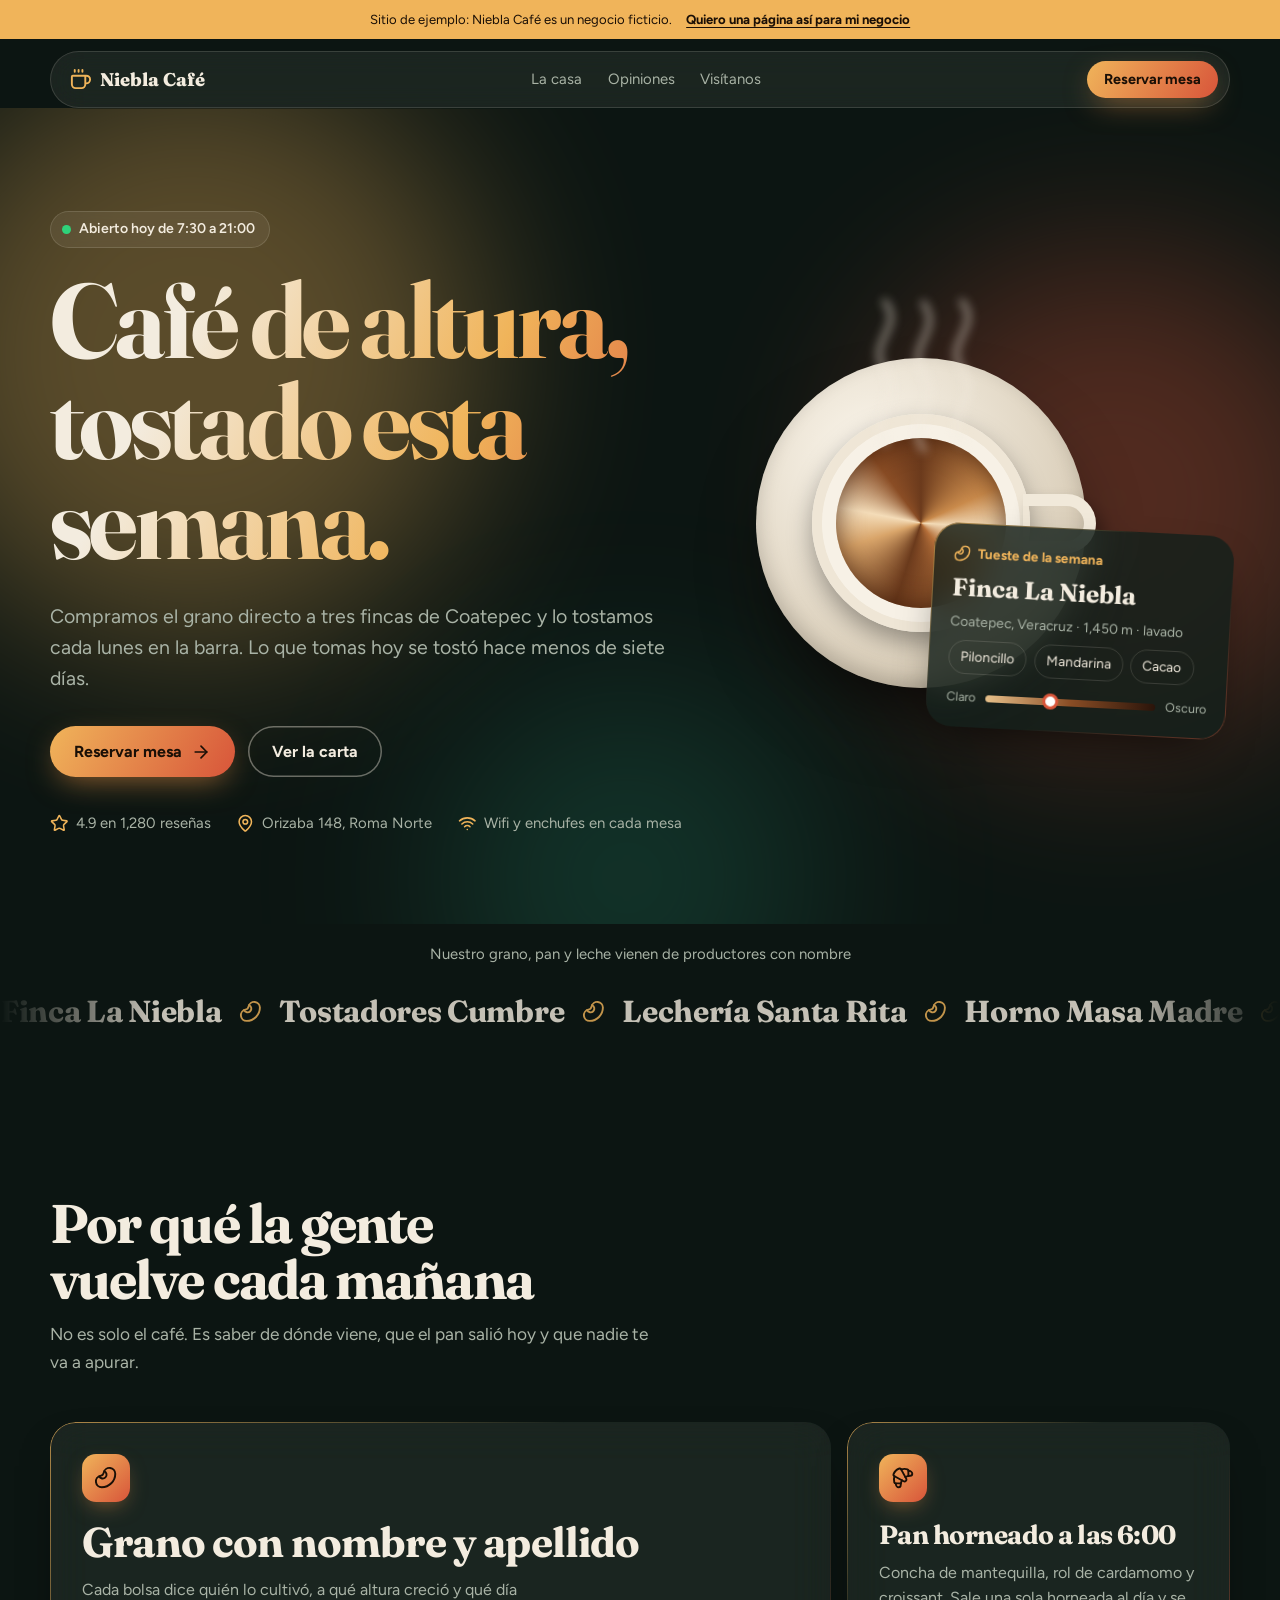
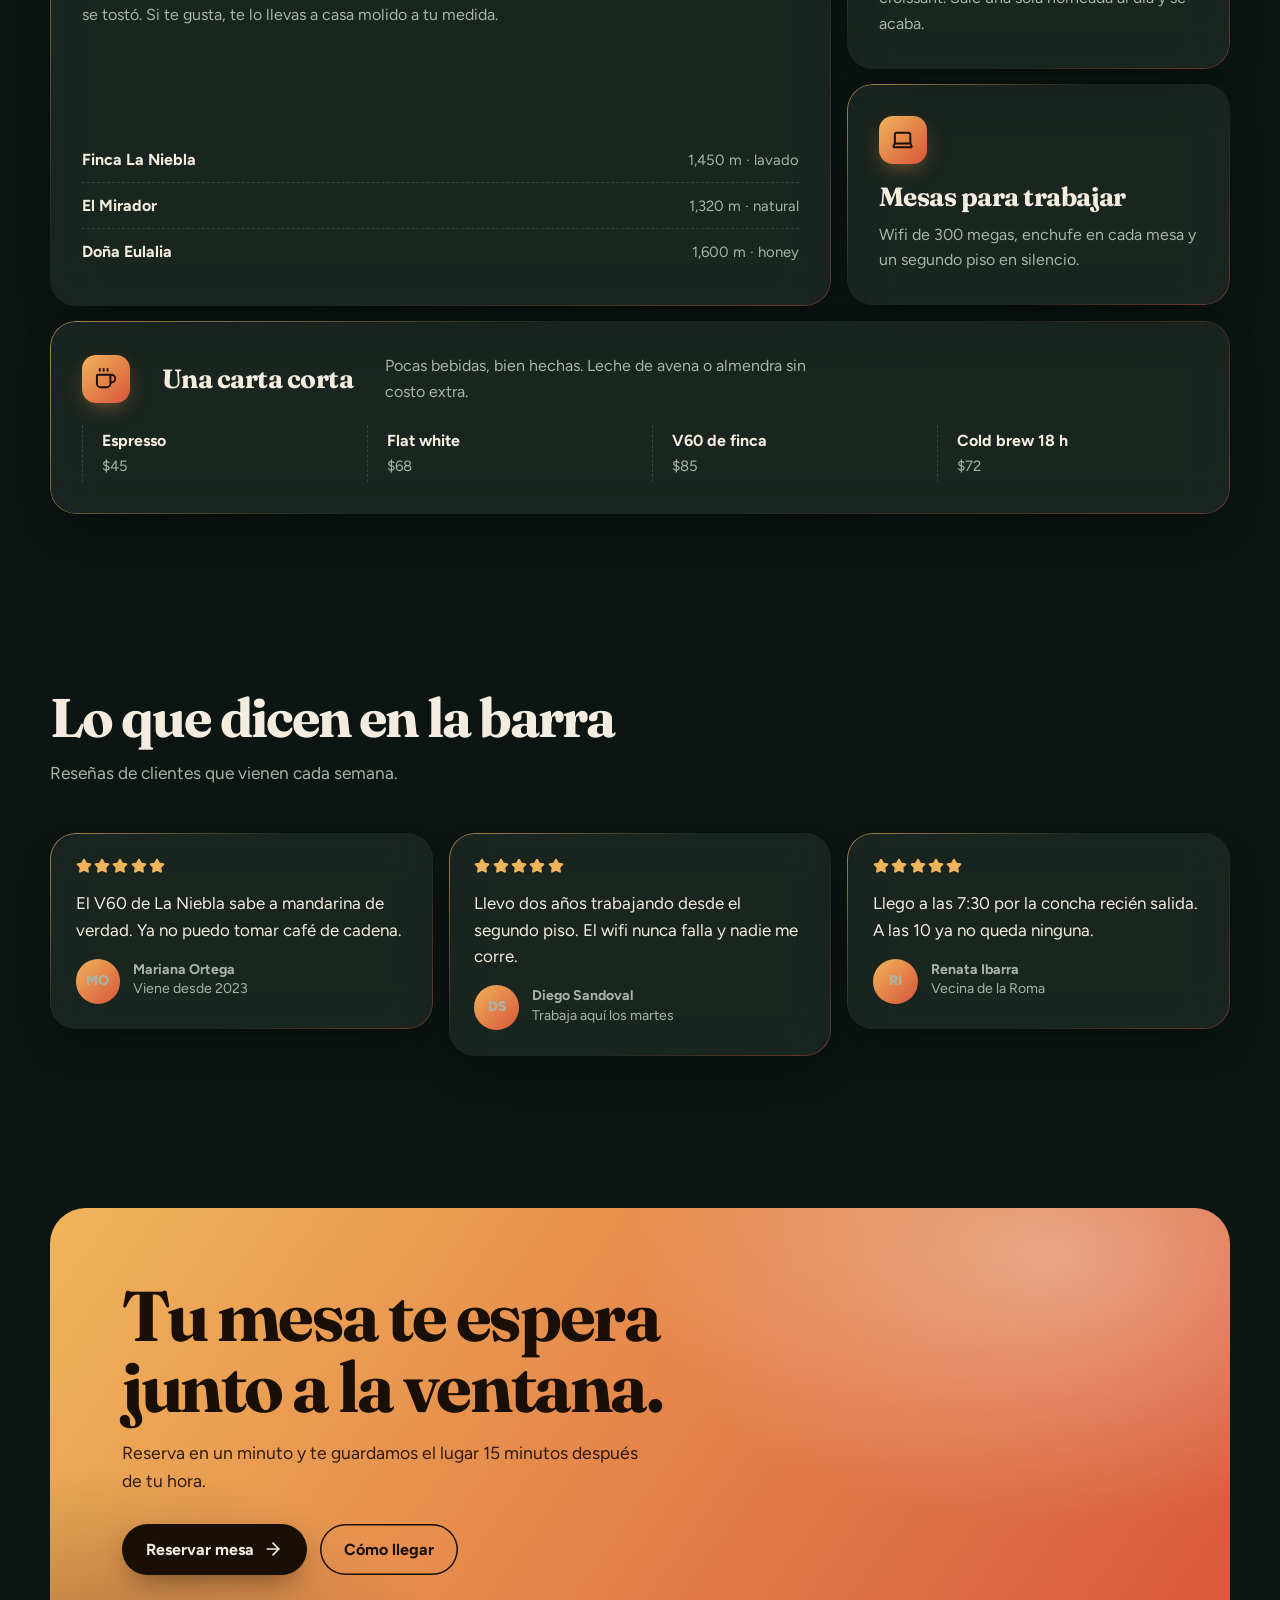
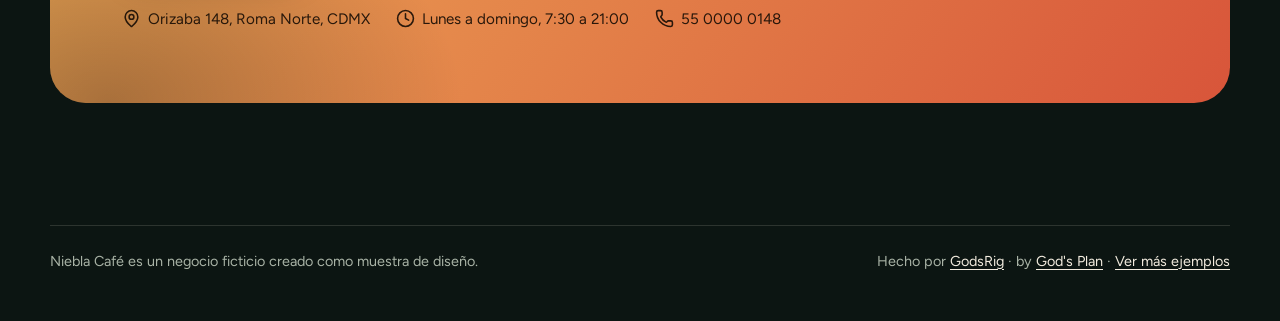
<file: ejemplos/cafeteria.html>
<!DOCTYPE html>
<html lang="es-MX">
<head>
<meta charset="UTF-8">
<meta name="viewport" content="width=device-width, initial-scale=1">
<title>Niebla Café | Café de altura tostado cada semana · Roma Norte</title>
<meta name="description" content="Cafetería de especialidad en la Roma Norte: grano de Coatepec tostado cada lunes, pan horneado a las 6:00 y mesas para trabajar.">
<meta name="theme-color" content="#0c1512">
<link rel="canonical" href="https://rig.godsplan.dev/ejemplos/cafeteria.html">
<link rel="icon" type="image/svg+xml" href="data:image/svg+xml,%3Csvg%20xmlns%3D%27http%3A//www.w3.org/2000/svg%27%20viewBox%3D%270%200%2064%2064%27%3E%3Crect%20width%3D%2764%27%20height%3D%2764%27%20rx%3D%2716%27%20fill%3D%27%230c1512%27/%3E%3Ctext%20x%3D%2732%27%20y%3D%2744%27%20font-size%3D%2734%27%20font-family%3D%27Arial%27%20font-weight%3D%27900%27%20text-anchor%3D%27middle%27%20fill%3D%27%23f0b45a%27%3EN%3C/text%3E%3C/svg%3E">
<meta property="og:type" content="website">
<meta property="og:locale" content="es_MX">
<meta property="og:title" content="Niebla Café | Café de altura tostado cada semana · Roma Norte">
<meta property="og:description" content="Cafetería de especialidad en la Roma Norte: grano de Coatepec tostado cada lunes, pan horneado a las 6:00 y mesas para trabajar.">
<link rel="preconnect" href="https://fonts.googleapis.com">
<link rel="preconnect" href="https://fonts.gstatic.com" crossorigin>
<link href="https://fonts.googleapis.com/css2?family=Figtree:wght@400;500;600;700;800&family=Fraunces:opsz,wght@9..144,500..900&display=swap" rel="stylesheet">
<script>document.documentElement.classList.add('js')</script>
<style>
/* ===== Colores, tipografías y forma de este negocio (cambia esto para adaptar la página) ===== */
:root{--bg:#0c1512;--ink:#f3ecdf;--muted:#a9b3a6;--a1:#f0b45a;--a2:#d8553a;--a3:#1f6b55;--on-a:#1a0f06;--inv-ink:#f3ecdf;--glass:rgba(243,236,223,.07);--line:rgba(243,236,223,.14);--line-strong:rgba(243,236,223,.4);--edge1:rgba(240,180,90,.7);--edge2:rgba(216,85,58,.45);--spot:rgba(240,180,90,.16);--glow:rgba(240,150,70,.6);--shadow:0 20px 50px -24px rgba(0,0,0,.8);--shadow-h:0 30px 70px -24px rgba(240,150,70,.35);--r:1.6rem;--font-d:'Fraunces',Georgia,serif;--font-b:'Figtree',system-ui,sans-serif;--h1:clamp(3rem,8.4vw,6.6rem);--h-w:700;--h-ls:-.035em;--h-from:#f3ecdf;--h-via:#f0b45a;--h-to:#d8553a;--demo-bg:#f0b45a;--demo-ink:#1a0f06;--blob-o:.34;--solid:rgba(20,32,27,.82);--toast-bg:#f3ecdf;--toast-ink:#1a0f06}
/* ===== Estilos base de la página ===== */
*,*::before,*::after{box-sizing:border-box}
html{scroll-behavior:smooth;-webkit-text-size-adjust:100%}
body{margin:0;background:var(--bg);color:var(--ink);font-family:var(--font-b);font-size:1rem;line-height:1.6;overflow-x:hidden;-webkit-font-smoothing:antialiased}
img,svg{display:block}
a{color:inherit;text-decoration:none}
h1,h2,h3,p,ul{margin:0}
ul{padding:0;list-style:none}
:focus-visible{outline:2px solid var(--a1);outline-offset:3px;border-radius:6px}
.wrap{width:min(1180px,100% - 2.5rem);margin-inline:auto}
.ic{width:1.25em;height:1.25em;flex:none}

/* Franja de ejemplo */
.demo{display:flex;flex-wrap:wrap;justify-content:center;align-items:center;gap:.35rem .9rem;padding:.55rem 1rem;font-size:.82rem;background:var(--demo-bg);color:var(--demo-ink);text-align:center}
.demo a{font-weight:700;text-decoration:underline;text-underline-offset:3px}

/* Navegación */
.nav{position:sticky;top:.75rem;z-index:40;margin-top:.75rem}
.nav-in{display:flex;align-items:center;justify-content:space-between;gap:1rem;padding:.6rem .7rem .6rem 1.1rem;border-radius:999px;background:var(--glass);border:1px solid var(--line);backdrop-filter:blur(18px) saturate(1.4);-webkit-backdrop-filter:blur(18px) saturate(1.4)}
.logo{white-space:nowrap;display:flex;align-items:center;gap:.55rem;font-family:var(--font-d);font-weight:var(--logo-w,800);font-size:1.15rem;letter-spacing:var(--logo-ls,0)}
.logo .ic{color:var(--a1)}
.nav-links{display:none;gap:1.6rem;font-size:.93rem;color:var(--muted)}
.nav-links a:hover{color:var(--ink)}
.nav .btn{white-space:nowrap}
@media(min-width:820px){.nav-links{display:flex}}

/* Botones */
.btn{position:relative;display:inline-flex;align-items:center;justify-content:center;gap:.55rem;padding:.95rem 1.5rem;border-radius:var(--btn-r,999px);font-weight:700;font-size:1rem;line-height:1.1;cursor:pointer;border:0;font-family:inherit;overflow:hidden;transition:transform .25s cubic-bezier(.2,.8,.2,1),box-shadow .25s,background .25s,border-color .25s}
.btn-sm{padding:.65rem 1.05rem;font-size:.9rem}
.btn-p{background:linear-gradient(120deg,var(--a1),var(--a2));color:var(--on-a);box-shadow:0 10px 30px -8px var(--glow)}
.btn-p::after{content:"";position:absolute;inset:0;background:linear-gradient(100deg,transparent 30%,rgba(255,255,255,.45) 50%,transparent 70%);transform:translateX(-120%);transition:transform .7s}
.btn-p:hover{transform:translateY(-3px);box-shadow:0 18px 40px -8px var(--glow)}
.btn-p:hover::after{transform:translateX(120%)}
.btn-g{background:transparent;color:var(--ink);box-shadow:inset 0 0 0 1.5px var(--line-strong)}
.btn-g:hover{background:var(--glass);box-shadow:inset 0 0 0 1.5px var(--ink);transform:translateY(-3px)}

/* Hero */
.hero{position:relative;padding:clamp(3rem,8vw,6.5rem) 0 clamp(3rem,7vw,5.5rem);isolation:isolate}
.blobs{position:absolute;inset:0;z-index:-1;overflow:hidden;pointer-events:none}
.blobs i{position:absolute;border-radius:50%;filter:blur(90px);opacity:var(--blob-o,.55);animation:drift 18s ease-in-out infinite alternate}
.blobs i:nth-child(1){width:46vw;height:46vw;max-width:620px;max-height:620px;left:-8%;top:-6%;background:var(--a1)}
.blobs i:nth-child(2){width:38vw;height:38vw;max-width:520px;max-height:520px;right:-6%;top:18%;background:var(--a2);animation-duration:23s;animation-direction:alternate-reverse}
.blobs i:nth-child(3){width:30vw;height:30vw;max-width:420px;max-height:420px;left:34%;bottom:-18%;background:var(--a3,var(--a1));animation-duration:27s}
@keyframes drift{to{transform:translate3d(6%,8%,0) scale(1.12)}}
.hero-grid{display:grid;gap:clamp(2.5rem,6vw,4rem);align-items:center}
@media(min-width:960px){.hero-grid{grid-template-columns:minmax(0,1.15fr) minmax(0,.85fr)}}
.kicker{display:inline-flex;align-items:center;gap:.5rem;padding:.4rem .85rem .4rem .7rem;border-radius:999px;background:var(--glass);border:1px solid var(--line);font-size:.88rem;font-weight:600;backdrop-filter:blur(10px);-webkit-backdrop-filter:blur(10px)}
.kicker .dot{width:.55rem;height:.55rem;border-radius:50%;background:var(--live,#2fd27a);box-shadow:0 0 0 0 var(--live,#2fd27a);animation:ping 2s infinite}
@keyframes ping{70%{box-shadow:0 0 0 .55rem transparent}100%{box-shadow:0 0 0 0 transparent}}
h1{font-family:var(--font-d);font-weight:var(--h-w,800);font-size:var(--h1);line-height:var(--h1-lh,.95);letter-spacing:var(--h-ls,-.03em);margin:1.4rem 0 1.3rem;text-wrap:balance;background:linear-gradient(115deg,var(--h-from) 20%,var(--h-via,var(--a1)) 62%,var(--h-to) 100%);-webkit-background-clip:text;background-clip:text;color:transparent;padding-bottom:.08em;text-transform:var(--h-tt,none)}
.lead{font-size:clamp(1.05rem,1.6vw,1.22rem);color:var(--muted);max-width:54ch}
.cta-row{display:flex;flex-wrap:wrap;gap:.8rem;margin-top:2rem}
@media(max-width:480px){.cta-row .btn{flex:1 1 100%}}
.facts{display:flex;flex-wrap:wrap;gap:.7rem 1.6rem;margin-top:2.2rem;font-size:.93rem;color:var(--muted)}
.facts li{display:flex;align-items:center;gap:.45rem}
.facts .ic{color:var(--a1)}
.hero-art{position:relative;min-height:340px;display:grid;place-items:center}

/* Entrada del hero */
.in{animation:rise .9s cubic-bezier(.2,.8,.2,1) both;animation-delay:calc(var(--i,0)*110ms + 120ms)}
@keyframes rise{from{opacity:0;transform:translateY(34px);filter:blur(6px)}}

/* Vidrio */
.glass{position:relative;background:var(--glass);border-radius:var(--r);backdrop-filter:blur(20px) saturate(1.5);-webkit-backdrop-filter:blur(20px) saturate(1.5);box-shadow:var(--shadow)}
.glass.solid{background:var(--solid)}
.glass::before{content:"";position:absolute;inset:0;border-radius:inherit;padding:1px;background:linear-gradient(140deg,var(--edge1),transparent 38%,transparent 62%,var(--edge2));-webkit-mask:linear-gradient(#000 0 0) content-box,linear-gradient(#000 0 0);-webkit-mask-composite:xor;mask:linear-gradient(#000 0 0) content-box exclude,linear-gradient(#000 0 0);pointer-events:none}

/* Marquesina */
.mq{padding:1.2rem 0 clamp(3rem,6vw,4.5rem)}
.mq-label{text-align:center;color:var(--muted);font-size:.93rem;margin-bottom:1.3rem}
.marquee{overflow:hidden;-webkit-mask-image:linear-gradient(90deg,transparent,#000 12%,#000 88%,transparent);mask-image:linear-gradient(90deg,transparent,#000 12%,#000 88%,transparent)}
.track{display:flex;width:max-content;animation:slide var(--mq-t,38s) linear infinite}
.marquee:hover .track{animation-play-state:paused}
.track span{display:flex;align-items:center;gap:1.1rem;padding-right:1.1rem;font-family:var(--font-d);font-weight:var(--mq-w,700);font-size:clamp(1.25rem,2.6vw,1.9rem);letter-spacing:var(--mq-ls,-.01em);white-space:nowrap;color:var(--mq-ink,var(--ink));opacity:.8;text-transform:var(--mq-tt,none)}
.track .ic{width:.75em;height:.75em;color:var(--a1)}
@keyframes slide{to{transform:translateX(-50%)}}

/* Secciones */
.sec{padding:clamp(3rem,7vw,5.5rem) 0}
.sec-head{max-width:46rem;margin-bottom:clamp(1.8rem,4vw,2.8rem)}
h2{font-family:var(--font-d);font-weight:var(--h-w,800);font-size:var(--h2,clamp(2rem,5vw,3.4rem));line-height:1.02;letter-spacing:var(--h-ls,-.03em);text-wrap:balance;text-transform:var(--h-tt,none)}
.sec-head p{color:var(--muted);margin-top:.9rem;font-size:1.08rem;max-width:56ch}

/* Bento */
.bento{display:grid;gap:1rem;perspective:1400px}
.card{padding:clamp(1.4rem,2.6vw,2rem);display:flex;flex-direction:column;gap:.7rem;min-height:210px;transform:perspective(900px) rotateX(var(--rx,0deg)) rotateY(var(--ry,0deg)) scale(var(--sc,1));transition:transform .35s cubic-bezier(.2,.8,.2,1),box-shadow .35s;will-change:transform;overflow:hidden}
.card::after{content:"";position:absolute;inset:0;border-radius:inherit;background:radial-gradient(420px circle at var(--mx,50%) var(--my,0%),var(--spot),transparent 60%);opacity:0;transition:opacity .35s;pointer-events:none}
.card:hover{--sc:1.02;box-shadow:var(--shadow-h)}
.card:hover::after{opacity:1}
.card>*{position:relative;z-index:1}
.card-ic{width:3rem;height:3rem;border-radius:calc(var(--r)*.55);display:grid;place-items:center;background:linear-gradient(135deg,var(--a1),var(--a2));color:var(--on-a);box-shadow:0 8px 22px -8px var(--glow);margin-bottom:.4rem;transition:transform .35s cubic-bezier(.2,.8,.2,1)}
.card:hover .card-ic{transform:translateY(-4px) rotate(-6deg)}
.card-ic .ic{width:1.45rem;height:1.45rem}
h3{font-family:var(--font-d);font-weight:var(--h3-w,700);font-size:clamp(1.3rem,2.2vw,1.65rem);line-height:1.1;letter-spacing:var(--h3-ls,-.02em);text-transform:var(--h-tt,none)}
.card p{color:var(--muted);max-width:44ch}
.card .extra{margin-top:auto;padding-top:1rem}
.c1{grid-area:a}.c2{grid-area:b}.c3{grid-area:c}.c4{grid-area:d}
.bento{grid-template-areas:"a" "b" "c" "d"}
@media(min-width:640px) and (max-width:959px){.bento{grid-template-columns:1fr 1fr;grid-template-areas:"a a" "b c" "d d"}}
.rows{display:grid;gap:.1rem}
.rows li{display:flex;justify-content:space-between;align-items:baseline;gap:1rem;padding:.55rem 0;border-bottom:1px dashed var(--line)}
.rows li:last-child{border-bottom:0}
.rows b{font-weight:700}
.rows span{color:var(--muted);font-size:.93rem}
.chips{display:flex;flex-wrap:wrap;gap:.45rem}
.chips li{padding:.3rem .7rem;border-radius:999px;border:1px solid var(--line);font-size:.85rem;background:var(--chip,transparent)}

/* Reseñas */
.revs{display:grid;gap:1rem}
@media(min-width:860px){.revs{grid-template-columns:repeat(3,1fr);align-items:start}.revs .rev:nth-child(2){margin-top:2.2rem}}
.rev{padding:1.6rem;display:flex;flex-direction:column;gap:1rem;transition:transform .35s cubic-bezier(.2,.8,.2,1)}
.rev:hover{transform:translateY(-6px)}
.stars{display:flex;gap:.15rem;color:var(--star,var(--a1))}
.stars .ic{width:1rem;height:1rem;fill:currentColor}
.rev blockquote{margin:0;font-size:1.06rem;line-height:1.55}
.who{display:flex;align-items:center;gap:.8rem;margin-top:auto}
.av{width:2.8rem;height:2.8rem;border-radius:50%;display:grid;place-items:center;font-weight:800;font-size:.95rem;color:var(--on-a);background:linear-gradient(135deg,var(--a1),var(--a2));flex:none}
.who b{display:block;line-height:1.2}
.who span{color:var(--muted);font-size:.88rem}

/* Cierre */
.final{padding:clamp(2rem,5vw,4rem) 0 clamp(3.5rem,7vw,6rem)}
.final-box{position:relative;overflow:hidden;border-radius:calc(var(--r)*1.4);padding:clamp(2.2rem,6vw,4.5rem);background:linear-gradient(125deg,var(--a1),var(--a2));color:var(--on-a);isolation:isolate}
.final-box::before{content:"";position:absolute;inset:0;z-index:-1;background:radial-gradient(60% 90% at 85% 10%,rgba(255,255,255,.35),transparent 60%),radial-gradient(50% 80% at 5% 100%,rgba(0,0,0,.28),transparent 60%)}
.final-box h2{font-size:clamp(2.2rem,6vw,4.4rem);max-width:16ch}
.final-box p{margin-top:1rem;max-width:48ch;font-size:1.1rem;opacity:.9}
.final-box .cta-row{margin-top:1.8rem}
.btn-inv{background:var(--on-a);color:var(--inv-ink);box-shadow:0 12px 30px -10px rgba(0,0,0,.5)}
.btn-inv:hover{transform:translateY(-3px)}
.btn-gi{background:transparent;color:var(--on-a);box-shadow:inset 0 0 0 1.5px currentColor}
.btn-gi:hover{background:rgba(255,255,255,.16);transform:translateY(-3px)}
.final-meta{display:flex;flex-wrap:wrap;gap:.6rem 1.6rem;margin-top:2rem;font-size:.95rem;opacity:.92}
.final-meta li{display:flex;align-items:center;gap:.45rem}

footer{padding:2rem 0 3rem;color:var(--muted);font-size:.9rem}
.foot{display:flex;flex-wrap:wrap;justify-content:space-between;gap:.8rem 2rem;padding-top:1.5rem;border-top:1px solid var(--line)}
.foot a{color:var(--ink);text-decoration:underline;text-underline-offset:3px}

/* Aviso de demo */
.toast{visibility:hidden;opacity:0;position:fixed;left:50%;bottom:1.4rem;z-index:60;transform:translate(-50%,150%);max-width:min(30rem,calc(100% - 2rem));padding:.9rem 1.2rem;border-radius:1rem;background:var(--toast-bg,#111);color:var(--toast-ink,#fff);font-size:.93rem;box-shadow:0 20px 50px -10px rgba(0,0,0,.5);transition:transform .45s cubic-bezier(.2,.8,.2,1),opacity .3s,visibility .45s}
.toast.on{transform:translate(-50%,0);opacity:1;visibility:visible}
.toast a{font-weight:700;text-decoration:underline}

/* Aparición al hacer scroll (solo si hay JS) */
.js [data-reveal]{opacity:0;translate:0 30px;transition:opacity .8s cubic-bezier(.2,.8,.2,1),translate .8s cubic-bezier(.2,.8,.2,1);transition-delay:var(--d,0ms)}
.js [data-reveal].is-in{opacity:1;translate:0 0}

@media(prefers-reduced-motion:reduce){
  *,*::before,*::after{animation-duration:.01ms!important;animation-iteration-count:1!important;transition-duration:.01ms!important;scroll-behavior:auto!important}
  .js [data-reveal]{opacity:1;translate:0 0}
  .track{animation:none;flex-wrap:wrap;justify-content:center;width:auto;row-gap:.6rem}
  .track span[aria-hidden]{display:none}
}

/* ===== Detalles propios de este negocio ===== */
.hero-art{min-height:420px}
.cup{position:relative;width:min(78%,330px);aspect-ratio:1;margin:0 auto 0 0}
.saucer{position:absolute;inset:0;border-radius:50%;background:radial-gradient(circle at 35% 30%,#fbf6ec,#d9cdb8 70%,#b7a98f);box-shadow:0 40px 80px -30px rgba(0,0,0,.9),inset 0 -8px 20px rgba(0,0,0,.18)}
.mug{position:absolute;inset:17%;border-radius:50%;background:#f7f1e6;box-shadow:inset 0 0 0 10px #efe6d6,0 10px 24px rgba(0,0,0,.35)}
.crema{position:absolute;inset:11%;border-radius:50%;background:conic-gradient(from 0deg,#6b3a1c,#c98a4b 18%,#f4dcb8 26%,#b8713a 40%,#6b3a1c 55%,#d9a56a 70%,#f4dcb8 78%,#8a4d25 90%,#6b3a1c);animation:swirl 26s linear infinite;box-shadow:inset 0 0 26px rgba(60,25,8,.75)}
.handle{position:absolute;right:-3%;top:41%;width:22%;height:18%;border-radius:0 999px 999px 0;border:12px solid #f1e9da;border-left:0;box-shadow:6px 10px 16px rgba(0,0,0,.3)}
@keyframes swirl{to{transform:rotate(360deg)}}
.steam{position:absolute;left:24%;top:-20%;width:52%;color:rgba(243,236,223,.4);filter:blur(5px);animation:steam 5s ease-in-out infinite}
@keyframes steam{0%{opacity:0;transform:translateY(16px) scaleY(.9)}40%{opacity:1}100%{opacity:0;transform:translateY(-22px) scaleY(1.12)}}
.ticket{position:absolute;right:0;bottom:0;width:min(74%,300px);padding:1.25rem;display:grid;gap:.55rem;transform:rotate(3deg);animation:float 7s ease-in-out infinite}
@keyframes float{50%{transform:rotate(1.5deg) translateY(-10px)}}
.t-top{display:flex;align-items:center;gap:.45rem;font-size:.85rem;color:var(--a1);font-weight:700}
.t-name{font-family:var(--font-d);font-size:1.55rem;font-weight:700;line-height:1.1}
.t-sub{font-size:.86rem;color:var(--muted)}
.roast{display:flex;align-items:center;gap:.6rem;font-size:.78rem;color:var(--muted);margin-top:.3rem}
.bar{flex:1;height:.45rem;border-radius:9px;background:linear-gradient(90deg,#e7c08a,#8a4d25,#2a140a);position:relative}
.bar i{position:absolute;left:38%;top:50%;width:1rem;height:1rem;border-radius:50%;background:#fff;border:3px solid var(--a2);transform:translate(-50%,-50%)}
@media(min-width:960px){.bento{grid-template-columns:repeat(6,1fr);grid-template-areas:"a a a a b b" "a a a a c c" "d d d d d d"}.c1{min-height:440px}.c4{flex-direction:row;flex-wrap:wrap;align-items:center;column-gap:2rem;min-height:0}.c4 .card-ic{margin:0}.c4 h3{flex:0 0 auto}.c4 p{flex:1 1 16rem}.c4 .extra{flex:1 1 100%;margin:0;padding-top:.6rem}.c4 .rows{grid-template-columns:repeat(4,1fr);gap:1.5rem}.c4 .rows li{border-bottom:0;flex-direction:column;gap:.1rem;border-left:1px dashed var(--line);padding:.2rem 0 .2rem 1.2rem}}
.c1 h3{font-size:clamp(1.7rem,3.4vw,2.6rem)}
</style>
</head>
<body>
<!-- Página de ejemplo hecha por GodsRig · by God's Plan. El negocio y las reseñas son ficticios. -->
<p class="demo">Sitio de ejemplo: Niebla Café es un negocio ficticio. <a href="https://wa.me/525510590927?text=Hola%2C%20vi%20el%20ejemplo%20de%20Niebla%20Caf%C3%A9%20en%20GodsRig%20y%20quiero%20una%20p%C3%A1gina%20as%C3%AD%20para%20mi%20negocio." target="_blank" rel="noopener">Quiero una página así para mi negocio</a></p>

<header class="nav wrap">
  <div class="nav-in">
    <a class="logo" href="#inicio"><svg class="ic" viewBox="0 0 24 24" fill="none" stroke="currentColor" stroke-width="2" stroke-linecap="round" stroke-linejoin="round" aria-hidden="true"><path d="M10 2v2" /> <path d="M14 2v2" /> <path d="M16 8a1 1 0 0 1 1 1v8a4 4 0 0 1-4 4H7a4 4 0 0 1-4-4V9a1 1 0 0 1 1-1h14a4 4 0 1 1 0 8h-1" /> <path d="M6 2v2" /></svg>Niebla Café</a>
    <nav class="nav-links" aria-label="Secciones"><a href="#beneficios">La casa</a><a href="#opiniones">Opiniones</a><a href="#cierre">Visítanos</a></nav>
    <a class="btn btn-p btn-sm" href="#cierre">Reservar mesa</a>
  </div>
</header>

<main id="inicio">
  <section class="hero">
    <div class="blobs" aria-hidden="true"><i></i><i></i><i></i></div>
    <div class="wrap hero-grid">
      <div>
        <p class="kicker in" style="--i:0"><span class="dot"></span>Abierto hoy de 7:30 a 21:00</p>
        <h1 class="in" style="--i:1">Café de altura, tostado esta semana.</h1>
        <p class="lead in" style="--i:2">Compramos el grano directo a tres fincas de Coatepec y lo tostamos cada lunes en la barra. Lo que tomas hoy se tostó hace menos de siete días.</p>
        <div class="cta-row in" style="--i:3">
          <a class="btn btn-p" href="#cierre">Reservar mesa<svg class="ic" viewBox="0 0 24 24" fill="none" stroke="currentColor" stroke-width="2" stroke-linecap="round" stroke-linejoin="round" aria-hidden="true"><path d="M5 12h14" /> <path d="m12 5 7 7-7 7" /></svg></a>
          <a class="btn btn-g" href="#beneficios">Ver la carta</a>
        </div>
        <ul class="facts in" style="--i:4"><li><svg class="ic" viewBox="0 0 24 24" fill="none" stroke="currentColor" stroke-width="2" stroke-linecap="round" stroke-linejoin="round" aria-hidden="true"><path d="M11.525 2.295a.53.53 0 0 1 .95 0l2.31 4.679a2.123 2.123 0 0 0 1.595 1.16l5.166.756a.53.53 0 0 1 .294.904l-3.736 3.638a2.123 2.123 0 0 0-.611 1.878l.882 5.14a.53.53 0 0 1-.771.56l-4.618-2.428a2.122 2.122 0 0 0-1.973 0L6.396 21.01a.53.53 0 0 1-.77-.56l.881-5.139a2.122 2.122 0 0 0-.611-1.879L2.16 9.795a.53.53 0 0 1 .294-.906l5.165-.755a2.122 2.122 0 0 0 1.597-1.16z" /></svg>4.9 en 1,280 reseñas</li><li><svg class="ic" viewBox="0 0 24 24" fill="none" stroke="currentColor" stroke-width="2" stroke-linecap="round" stroke-linejoin="round" aria-hidden="true"><path d="M20 10c0 4.993-5.539 10.193-7.399 11.799a1 1 0 0 1-1.202 0C9.539 20.193 4 14.993 4 10a8 8 0 0 1 16 0" /> <circle cx="12" cy="10" r="3" /></svg>Orizaba 148, Roma Norte</li><li><svg class="ic" viewBox="0 0 24 24" fill="none" stroke="currentColor" stroke-width="2" stroke-linecap="round" stroke-linejoin="round" aria-hidden="true"><path d="M12 20h.01" /> <path d="M2 8.82a15 15 0 0 1 20 0" /> <path d="M5 12.859a10 10 0 0 1 14 0" /> <path d="M8.5 16.429a5 5 0 0 1 7 0" /></svg>Wifi y enchufes en cada mesa</li></ul>
      </div>
      <div class="hero-art in" style="--i:3">
        <div class="cup" aria-hidden="true"><div class="saucer"><div class="mug"><div class="crema"></div></div><div class="handle"></div></div>
          <svg class="steam" viewBox="0 0 120 120" fill="none" stroke="currentColor" stroke-width="5" stroke-linecap="round"><path d="M35 105c-14-18 14-30 0-50s14-30 0-48"/><path d="M62 110c-14-18 14-32 0-52s14-30 0-50"/><path d="M89 105c-14-18 14-30 0-50s14-30 0-48"/></svg></div>
        <div class="ticket glass solid">
          <p class="t-top"><svg class="ic" viewBox="0 0 24 24" fill="none" stroke="currentColor" stroke-width="2" stroke-linecap="round" stroke-linejoin="round" aria-hidden="true"><path d="M10.165 6.598C9.954 7.478 9.64 8.36 9 9c-.64.64-1.521.954-2.402 1.165A6 6 0 0 0 8 22c7.732 0 14-6.268 14-14a6 6 0 0 0-11.835-1.402Z" /> <path d="M5.341 10.62a4 4 0 1 0 5.279-5.28" /></svg>Tueste de la semana</p>
          <p class="t-name">Finca La Niebla</p>
          <p class="t-sub">Coatepec, Veracruz · 1,450 m · lavado</p>
          <ul class="chips"><li>Piloncillo</li><li>Mandarina</li><li>Cacao</li></ul>
          <div class="roast"><span>Claro</span><div class="bar"><i></i></div><span>Oscuro</span></div>
        </div>
      </div>
    </div>
  </section>

  <section class="mq" aria-label="Nuestro grano, pan y leche vienen de productores con nombre">
    <p class="mq-label" data-reveal>Nuestro grano, pan y leche vienen de productores con nombre</p>
    <div class="marquee" data-reveal><div class="track"><span>Finca La Niebla<svg class="ic" viewBox="0 0 24 24" fill="none" stroke="currentColor" stroke-width="2" stroke-linecap="round" stroke-linejoin="round" aria-hidden="true"><path d="M10.165 6.598C9.954 7.478 9.64 8.36 9 9c-.64.64-1.521.954-2.402 1.165A6 6 0 0 0 8 22c7.732 0 14-6.268 14-14a6 6 0 0 0-11.835-1.402Z" /> <path d="M5.341 10.62a4 4 0 1 0 5.279-5.28" /></svg></span><span>Tostadores Cumbre<svg class="ic" viewBox="0 0 24 24" fill="none" stroke="currentColor" stroke-width="2" stroke-linecap="round" stroke-linejoin="round" aria-hidden="true"><path d="M10.165 6.598C9.954 7.478 9.64 8.36 9 9c-.64.64-1.521.954-2.402 1.165A6 6 0 0 0 8 22c7.732 0 14-6.268 14-14a6 6 0 0 0-11.835-1.402Z" /> <path d="M5.341 10.62a4 4 0 1 0 5.279-5.28" /></svg></span><span>Lechería Santa Rita<svg class="ic" viewBox="0 0 24 24" fill="none" stroke="currentColor" stroke-width="2" stroke-linecap="round" stroke-linejoin="round" aria-hidden="true"><path d="M10.165 6.598C9.954 7.478 9.64 8.36 9 9c-.64.64-1.521.954-2.402 1.165A6 6 0 0 0 8 22c7.732 0 14-6.268 14-14a6 6 0 0 0-11.835-1.402Z" /> <path d="M5.341 10.62a4 4 0 1 0 5.279-5.28" /></svg></span><span>Horno Masa Madre<svg class="ic" viewBox="0 0 24 24" fill="none" stroke="currentColor" stroke-width="2" stroke-linecap="round" stroke-linejoin="round" aria-hidden="true"><path d="M10.165 6.598C9.954 7.478 9.64 8.36 9 9c-.64.64-1.521.954-2.402 1.165A6 6 0 0 0 8 22c7.732 0 14-6.268 14-14a6 6 0 0 0-11.835-1.402Z" /> <path d="M5.341 10.62a4 4 0 1 0 5.279-5.28" /></svg></span><span>Cacao Tzotzil<svg class="ic" viewBox="0 0 24 24" fill="none" stroke="currentColor" stroke-width="2" stroke-linecap="round" stroke-linejoin="round" aria-hidden="true"><path d="M10.165 6.598C9.954 7.478 9.64 8.36 9 9c-.64.64-1.521.954-2.402 1.165A6 6 0 0 0 8 22c7.732 0 14-6.268 14-14a6 6 0 0 0-11.835-1.402Z" /> <path d="M5.341 10.62a4 4 0 1 0 5.279-5.28" /></svg></span><span>Miel Don Aurelio<svg class="ic" viewBox="0 0 24 24" fill="none" stroke="currentColor" stroke-width="2" stroke-linecap="round" stroke-linejoin="round" aria-hidden="true"><path d="M10.165 6.598C9.954 7.478 9.64 8.36 9 9c-.64.64-1.521.954-2.402 1.165A6 6 0 0 0 8 22c7.732 0 14-6.268 14-14a6 6 0 0 0-11.835-1.402Z" /> <path d="M5.341 10.62a4 4 0 1 0 5.279-5.28" /></svg></span><span>Cerámica Barro Azul<svg class="ic" viewBox="0 0 24 24" fill="none" stroke="currentColor" stroke-width="2" stroke-linecap="round" stroke-linejoin="round" aria-hidden="true"><path d="M10.165 6.598C9.954 7.478 9.64 8.36 9 9c-.64.64-1.521.954-2.402 1.165A6 6 0 0 0 8 22c7.732 0 14-6.268 14-14a6 6 0 0 0-11.835-1.402Z" /> <path d="M5.341 10.62a4 4 0 1 0 5.279-5.28" /></svg></span><span aria-hidden="true">Finca La Niebla<svg class="ic" viewBox="0 0 24 24" fill="none" stroke="currentColor" stroke-width="2" stroke-linecap="round" stroke-linejoin="round" aria-hidden="true"><path d="M10.165 6.598C9.954 7.478 9.64 8.36 9 9c-.64.64-1.521.954-2.402 1.165A6 6 0 0 0 8 22c7.732 0 14-6.268 14-14a6 6 0 0 0-11.835-1.402Z" /> <path d="M5.341 10.62a4 4 0 1 0 5.279-5.28" /></svg></span><span aria-hidden="true">Tostadores Cumbre<svg class="ic" viewBox="0 0 24 24" fill="none" stroke="currentColor" stroke-width="2" stroke-linecap="round" stroke-linejoin="round" aria-hidden="true"><path d="M10.165 6.598C9.954 7.478 9.64 8.36 9 9c-.64.64-1.521.954-2.402 1.165A6 6 0 0 0 8 22c7.732 0 14-6.268 14-14a6 6 0 0 0-11.835-1.402Z" /> <path d="M5.341 10.62a4 4 0 1 0 5.279-5.28" /></svg></span><span aria-hidden="true">Lechería Santa Rita<svg class="ic" viewBox="0 0 24 24" fill="none" stroke="currentColor" stroke-width="2" stroke-linecap="round" stroke-linejoin="round" aria-hidden="true"><path d="M10.165 6.598C9.954 7.478 9.64 8.36 9 9c-.64.64-1.521.954-2.402 1.165A6 6 0 0 0 8 22c7.732 0 14-6.268 14-14a6 6 0 0 0-11.835-1.402Z" /> <path d="M5.341 10.62a4 4 0 1 0 5.279-5.28" /></svg></span><span aria-hidden="true">Horno Masa Madre<svg class="ic" viewBox="0 0 24 24" fill="none" stroke="currentColor" stroke-width="2" stroke-linecap="round" stroke-linejoin="round" aria-hidden="true"><path d="M10.165 6.598C9.954 7.478 9.64 8.36 9 9c-.64.64-1.521.954-2.402 1.165A6 6 0 0 0 8 22c7.732 0 14-6.268 14-14a6 6 0 0 0-11.835-1.402Z" /> <path d="M5.341 10.62a4 4 0 1 0 5.279-5.28" /></svg></span><span aria-hidden="true">Cacao Tzotzil<svg class="ic" viewBox="0 0 24 24" fill="none" stroke="currentColor" stroke-width="2" stroke-linecap="round" stroke-linejoin="round" aria-hidden="true"><path d="M10.165 6.598C9.954 7.478 9.64 8.36 9 9c-.64.64-1.521.954-2.402 1.165A6 6 0 0 0 8 22c7.732 0 14-6.268 14-14a6 6 0 0 0-11.835-1.402Z" /> <path d="M5.341 10.62a4 4 0 1 0 5.279-5.28" /></svg></span><span aria-hidden="true">Miel Don Aurelio<svg class="ic" viewBox="0 0 24 24" fill="none" stroke="currentColor" stroke-width="2" stroke-linecap="round" stroke-linejoin="round" aria-hidden="true"><path d="M10.165 6.598C9.954 7.478 9.64 8.36 9 9c-.64.64-1.521.954-2.402 1.165A6 6 0 0 0 8 22c7.732 0 14-6.268 14-14a6 6 0 0 0-11.835-1.402Z" /> <path d="M5.341 10.62a4 4 0 1 0 5.279-5.28" /></svg></span><span aria-hidden="true">Cerámica Barro Azul<svg class="ic" viewBox="0 0 24 24" fill="none" stroke="currentColor" stroke-width="2" stroke-linecap="round" stroke-linejoin="round" aria-hidden="true"><path d="M10.165 6.598C9.954 7.478 9.64 8.36 9 9c-.64.64-1.521.954-2.402 1.165A6 6 0 0 0 8 22c7.732 0 14-6.268 14-14a6 6 0 0 0-11.835-1.402Z" /> <path d="M5.341 10.62a4 4 0 1 0 5.279-5.28" /></svg></span></div></div>
  </section>

  <section class="sec" id="beneficios">
    <div class="wrap">
      <div class="sec-head" data-reveal><h2>Por qué la gente vuelve cada mañana</h2><p>No es solo el café. Es saber de dónde viene, que el pan salió hoy y que nadie te va a apurar.</p></div>
      <div class="bento">
<article class="card glass c1" data-tilt data-reveal><div class="card-ic"><svg class="ic" viewBox="0 0 24 24" fill="none" stroke="currentColor" stroke-width="2" stroke-linecap="round" stroke-linejoin="round" aria-hidden="true"><path d="M10.165 6.598C9.954 7.478 9.64 8.36 9 9c-.64.64-1.521.954-2.402 1.165A6 6 0 0 0 8 22c7.732 0 14-6.268 14-14a6 6 0 0 0-11.835-1.402Z" /> <path d="M5.341 10.62a4 4 0 1 0 5.279-5.28" /></svg></div><h3>Grano con nombre y apellido</h3><p>Cada bolsa dice quién lo cultivó, a qué altura creció y qué día se tostó. Si te gusta, te lo llevas a casa molido a tu medida.</p><div class="extra"><ul class="rows"><li><b>Finca La Niebla</b><span>1,450 m · lavado</span></li><li><b>El Mirador</b><span>1,320 m · natural</span></li><li><b>Doña Eulalia</b><span>1,600 m · honey</span></li></ul></div></article>
<article class="card glass c2" data-tilt data-reveal><div class="card-ic"><svg class="ic" viewBox="0 0 24 24" fill="none" stroke="currentColor" stroke-width="2" stroke-linecap="round" stroke-linejoin="round" aria-hidden="true"><path d="M10.2 18H4.774a1.5 1.5 0 0 1-1.352-.97 11 11 0 0 1 .132-6.487" /> <path d="M18 10.2V4.774a1.5 1.5 0 0 0-.97-1.352 11 11 0 0 0-6.486.132" /> <path d="M18 5a4 3 0 0 1 4 3 2 2 0 0 1-2 2 10 10 0 0 0-5.139 1.42" /> <path d="M5 18a3 4 0 0 0 3 4 2 2 0 0 0 2-2 10 10 0 0 1 1.42-5.14" /> <path d="M8.709 2.554a10 10 0 0 0-6.155 6.155 1.5 1.5 0 0 0 .676 1.626l9.807 5.42a2 2 0 0 0 2.718-2.718l-5.42-9.807a1.5 1.5 0 0 0-1.626-.676" /></svg></div><h3>Pan horneado a las 6:00</h3><p>Concha de mantequilla, rol de cardamomo y croissant. Sale una sola horneada al día y se acaba.</p></article>
<article class="card glass c3" data-tilt data-reveal><div class="card-ic"><svg class="ic" viewBox="0 0 24 24" fill="none" stroke="currentColor" stroke-width="2" stroke-linecap="round" stroke-linejoin="round" aria-hidden="true"><path d="M18 5a2 2 0 0 1 2 2v8.526a2 2 0 0 0 .212.897l1.068 2.127a1 1 0 0 1-.9 1.45H3.62a1 1 0 0 1-.9-1.45l1.068-2.127A2 2 0 0 0 4 15.526V7a2 2 0 0 1 2-2z" /> <path d="M20.054 15.987H3.946" /></svg></div><h3>Mesas para trabajar</h3><p>Wifi de 300 megas, enchufe en cada mesa y un segundo piso en silencio.</p></article>
<article class="card glass c4" data-tilt data-reveal><div class="card-ic"><svg class="ic" viewBox="0 0 24 24" fill="none" stroke="currentColor" stroke-width="2" stroke-linecap="round" stroke-linejoin="round" aria-hidden="true"><path d="M10 2v2" /> <path d="M14 2v2" /> <path d="M16 8a1 1 0 0 1 1 1v8a4 4 0 0 1-4 4H7a4 4 0 0 1-4-4V9a1 1 0 0 1 1-1h14a4 4 0 1 1 0 8h-1" /> <path d="M6 2v2" /></svg></div><h3>Una carta corta</h3><p>Pocas bebidas, bien hechas. Leche de avena o almendra sin costo extra.</p><div class="extra"><ul class="rows"><li><b>Espresso</b><span>$45</span></li><li><b>Flat white</b><span>$68</span></li><li><b>V60 de finca</b><span>$85</span></li><li><b>Cold brew 18 h</b><span>$72</span></li></ul></div></article>
      </div>
    </div>
  </section>

  <section class="sec" id="opiniones">
    <div class="wrap">
      <div class="sec-head" data-reveal><h2>Lo que dicen en la barra</h2><p>Reseñas de clientes que vienen cada semana.</p></div>
      <div class="revs">
<figure class="rev glass" data-reveal style="margin:0"><div class="stars" role="img" aria-label="5 de 5 estrellas"><svg class="ic" viewBox="0 0 24 24" fill="none" stroke="currentColor" stroke-width="2" stroke-linecap="round" stroke-linejoin="round" aria-hidden="true"><path d="M11.525 2.295a.53.53 0 0 1 .95 0l2.31 4.679a2.123 2.123 0 0 0 1.595 1.16l5.166.756a.53.53 0 0 1 .294.904l-3.736 3.638a2.123 2.123 0 0 0-.611 1.878l.882 5.14a.53.53 0 0 1-.771.56l-4.618-2.428a2.122 2.122 0 0 0-1.973 0L6.396 21.01a.53.53 0 0 1-.77-.56l.881-5.139a2.122 2.122 0 0 0-.611-1.879L2.16 9.795a.53.53 0 0 1 .294-.906l5.165-.755a2.122 2.122 0 0 0 1.597-1.16z" /></svg><svg class="ic" viewBox="0 0 24 24" fill="none" stroke="currentColor" stroke-width="2" stroke-linecap="round" stroke-linejoin="round" aria-hidden="true"><path d="M11.525 2.295a.53.53 0 0 1 .95 0l2.31 4.679a2.123 2.123 0 0 0 1.595 1.16l5.166.756a.53.53 0 0 1 .294.904l-3.736 3.638a2.123 2.123 0 0 0-.611 1.878l.882 5.14a.53.53 0 0 1-.771.56l-4.618-2.428a2.122 2.122 0 0 0-1.973 0L6.396 21.01a.53.53 0 0 1-.77-.56l.881-5.139a2.122 2.122 0 0 0-.611-1.879L2.16 9.795a.53.53 0 0 1 .294-.906l5.165-.755a2.122 2.122 0 0 0 1.597-1.16z" /></svg><svg class="ic" viewBox="0 0 24 24" fill="none" stroke="currentColor" stroke-width="2" stroke-linecap="round" stroke-linejoin="round" aria-hidden="true"><path d="M11.525 2.295a.53.53 0 0 1 .95 0l2.31 4.679a2.123 2.123 0 0 0 1.595 1.16l5.166.756a.53.53 0 0 1 .294.904l-3.736 3.638a2.123 2.123 0 0 0-.611 1.878l.882 5.14a.53.53 0 0 1-.771.56l-4.618-2.428a2.122 2.122 0 0 0-1.973 0L6.396 21.01a.53.53 0 0 1-.77-.56l.881-5.139a2.122 2.122 0 0 0-.611-1.879L2.16 9.795a.53.53 0 0 1 .294-.906l5.165-.755a2.122 2.122 0 0 0 1.597-1.16z" /></svg><svg class="ic" viewBox="0 0 24 24" fill="none" stroke="currentColor" stroke-width="2" stroke-linecap="round" stroke-linejoin="round" aria-hidden="true"><path d="M11.525 2.295a.53.53 0 0 1 .95 0l2.31 4.679a2.123 2.123 0 0 0 1.595 1.16l5.166.756a.53.53 0 0 1 .294.904l-3.736 3.638a2.123 2.123 0 0 0-.611 1.878l.882 5.14a.53.53 0 0 1-.771.56l-4.618-2.428a2.122 2.122 0 0 0-1.973 0L6.396 21.01a.53.53 0 0 1-.77-.56l.881-5.139a2.122 2.122 0 0 0-.611-1.879L2.16 9.795a.53.53 0 0 1 .294-.906l5.165-.755a2.122 2.122 0 0 0 1.597-1.16z" /></svg><svg class="ic" viewBox="0 0 24 24" fill="none" stroke="currentColor" stroke-width="2" stroke-linecap="round" stroke-linejoin="round" aria-hidden="true"><path d="M11.525 2.295a.53.53 0 0 1 .95 0l2.31 4.679a2.123 2.123 0 0 0 1.595 1.16l5.166.756a.53.53 0 0 1 .294.904l-3.736 3.638a2.123 2.123 0 0 0-.611 1.878l.882 5.14a.53.53 0 0 1-.771.56l-4.618-2.428a2.122 2.122 0 0 0-1.973 0L6.396 21.01a.53.53 0 0 1-.77-.56l.881-5.139a2.122 2.122 0 0 0-.611-1.879L2.16 9.795a.53.53 0 0 1 .294-.906l5.165-.755a2.122 2.122 0 0 0 1.597-1.16z" /></svg></div><blockquote>El V60 de La Niebla sabe a mandarina de verdad. Ya no puedo tomar café de cadena.</blockquote><figcaption class="who"><span class="av" aria-hidden="true">MO</span><span><b>Mariana Ortega</b><span>Viene desde 2023</span></span></figcaption></figure>
<figure class="rev glass" data-reveal style="margin:0"><div class="stars" role="img" aria-label="5 de 5 estrellas"><svg class="ic" viewBox="0 0 24 24" fill="none" stroke="currentColor" stroke-width="2" stroke-linecap="round" stroke-linejoin="round" aria-hidden="true"><path d="M11.525 2.295a.53.53 0 0 1 .95 0l2.31 4.679a2.123 2.123 0 0 0 1.595 1.16l5.166.756a.53.53 0 0 1 .294.904l-3.736 3.638a2.123 2.123 0 0 0-.611 1.878l.882 5.14a.53.53 0 0 1-.771.56l-4.618-2.428a2.122 2.122 0 0 0-1.973 0L6.396 21.01a.53.53 0 0 1-.77-.56l.881-5.139a2.122 2.122 0 0 0-.611-1.879L2.16 9.795a.53.53 0 0 1 .294-.906l5.165-.755a2.122 2.122 0 0 0 1.597-1.16z" /></svg><svg class="ic" viewBox="0 0 24 24" fill="none" stroke="currentColor" stroke-width="2" stroke-linecap="round" stroke-linejoin="round" aria-hidden="true"><path d="M11.525 2.295a.53.53 0 0 1 .95 0l2.31 4.679a2.123 2.123 0 0 0 1.595 1.16l5.166.756a.53.53 0 0 1 .294.904l-3.736 3.638a2.123 2.123 0 0 0-.611 1.878l.882 5.14a.53.53 0 0 1-.771.56l-4.618-2.428a2.122 2.122 0 0 0-1.973 0L6.396 21.01a.53.53 0 0 1-.77-.56l.881-5.139a2.122 2.122 0 0 0-.611-1.879L2.16 9.795a.53.53 0 0 1 .294-.906l5.165-.755a2.122 2.122 0 0 0 1.597-1.16z" /></svg><svg class="ic" viewBox="0 0 24 24" fill="none" stroke="currentColor" stroke-width="2" stroke-linecap="round" stroke-linejoin="round" aria-hidden="true"><path d="M11.525 2.295a.53.53 0 0 1 .95 0l2.31 4.679a2.123 2.123 0 0 0 1.595 1.16l5.166.756a.53.53 0 0 1 .294.904l-3.736 3.638a2.123 2.123 0 0 0-.611 1.878l.882 5.14a.53.53 0 0 1-.771.56l-4.618-2.428a2.122 2.122 0 0 0-1.973 0L6.396 21.01a.53.53 0 0 1-.77-.56l.881-5.139a2.122 2.122 0 0 0-.611-1.879L2.16 9.795a.53.53 0 0 1 .294-.906l5.165-.755a2.122 2.122 0 0 0 1.597-1.16z" /></svg><svg class="ic" viewBox="0 0 24 24" fill="none" stroke="currentColor" stroke-width="2" stroke-linecap="round" stroke-linejoin="round" aria-hidden="true"><path d="M11.525 2.295a.53.53 0 0 1 .95 0l2.31 4.679a2.123 2.123 0 0 0 1.595 1.16l5.166.756a.53.53 0 0 1 .294.904l-3.736 3.638a2.123 2.123 0 0 0-.611 1.878l.882 5.14a.53.53 0 0 1-.771.56l-4.618-2.428a2.122 2.122 0 0 0-1.973 0L6.396 21.01a.53.53 0 0 1-.77-.56l.881-5.139a2.122 2.122 0 0 0-.611-1.879L2.16 9.795a.53.53 0 0 1 .294-.906l5.165-.755a2.122 2.122 0 0 0 1.597-1.16z" /></svg><svg class="ic" viewBox="0 0 24 24" fill="none" stroke="currentColor" stroke-width="2" stroke-linecap="round" stroke-linejoin="round" aria-hidden="true"><path d="M11.525 2.295a.53.53 0 0 1 .95 0l2.31 4.679a2.123 2.123 0 0 0 1.595 1.16l5.166.756a.53.53 0 0 1 .294.904l-3.736 3.638a2.123 2.123 0 0 0-.611 1.878l.882 5.14a.53.53 0 0 1-.771.56l-4.618-2.428a2.122 2.122 0 0 0-1.973 0L6.396 21.01a.53.53 0 0 1-.77-.56l.881-5.139a2.122 2.122 0 0 0-.611-1.879L2.16 9.795a.53.53 0 0 1 .294-.906l5.165-.755a2.122 2.122 0 0 0 1.597-1.16z" /></svg></div><blockquote>Llevo dos años trabajando desde el segundo piso. El wifi nunca falla y nadie me corre.</blockquote><figcaption class="who"><span class="av" aria-hidden="true">DS</span><span><b>Diego Sandoval</b><span>Trabaja aquí los martes</span></span></figcaption></figure>
<figure class="rev glass" data-reveal style="margin:0"><div class="stars" role="img" aria-label="5 de 5 estrellas"><svg class="ic" viewBox="0 0 24 24" fill="none" stroke="currentColor" stroke-width="2" stroke-linecap="round" stroke-linejoin="round" aria-hidden="true"><path d="M11.525 2.295a.53.53 0 0 1 .95 0l2.31 4.679a2.123 2.123 0 0 0 1.595 1.16l5.166.756a.53.53 0 0 1 .294.904l-3.736 3.638a2.123 2.123 0 0 0-.611 1.878l.882 5.14a.53.53 0 0 1-.771.56l-4.618-2.428a2.122 2.122 0 0 0-1.973 0L6.396 21.01a.53.53 0 0 1-.77-.56l.881-5.139a2.122 2.122 0 0 0-.611-1.879L2.16 9.795a.53.53 0 0 1 .294-.906l5.165-.755a2.122 2.122 0 0 0 1.597-1.16z" /></svg><svg class="ic" viewBox="0 0 24 24" fill="none" stroke="currentColor" stroke-width="2" stroke-linecap="round" stroke-linejoin="round" aria-hidden="true"><path d="M11.525 2.295a.53.53 0 0 1 .95 0l2.31 4.679a2.123 2.123 0 0 0 1.595 1.16l5.166.756a.53.53 0 0 1 .294.904l-3.736 3.638a2.123 2.123 0 0 0-.611 1.878l.882 5.14a.53.53 0 0 1-.771.56l-4.618-2.428a2.122 2.122 0 0 0-1.973 0L6.396 21.01a.53.53 0 0 1-.77-.56l.881-5.139a2.122 2.122 0 0 0-.611-1.879L2.16 9.795a.53.53 0 0 1 .294-.906l5.165-.755a2.122 2.122 0 0 0 1.597-1.16z" /></svg><svg class="ic" viewBox="0 0 24 24" fill="none" stroke="currentColor" stroke-width="2" stroke-linecap="round" stroke-linejoin="round" aria-hidden="true"><path d="M11.525 2.295a.53.53 0 0 1 .95 0l2.31 4.679a2.123 2.123 0 0 0 1.595 1.16l5.166.756a.53.53 0 0 1 .294.904l-3.736 3.638a2.123 2.123 0 0 0-.611 1.878l.882 5.14a.53.53 0 0 1-.771.56l-4.618-2.428a2.122 2.122 0 0 0-1.973 0L6.396 21.01a.53.53 0 0 1-.77-.56l.881-5.139a2.122 2.122 0 0 0-.611-1.879L2.16 9.795a.53.53 0 0 1 .294-.906l5.165-.755a2.122 2.122 0 0 0 1.597-1.16z" /></svg><svg class="ic" viewBox="0 0 24 24" fill="none" stroke="currentColor" stroke-width="2" stroke-linecap="round" stroke-linejoin="round" aria-hidden="true"><path d="M11.525 2.295a.53.53 0 0 1 .95 0l2.31 4.679a2.123 2.123 0 0 0 1.595 1.16l5.166.756a.53.53 0 0 1 .294.904l-3.736 3.638a2.123 2.123 0 0 0-.611 1.878l.882 5.14a.53.53 0 0 1-.771.56l-4.618-2.428a2.122 2.122 0 0 0-1.973 0L6.396 21.01a.53.53 0 0 1-.77-.56l.881-5.139a2.122 2.122 0 0 0-.611-1.879L2.16 9.795a.53.53 0 0 1 .294-.906l5.165-.755a2.122 2.122 0 0 0 1.597-1.16z" /></svg><svg class="ic" viewBox="0 0 24 24" fill="none" stroke="currentColor" stroke-width="2" stroke-linecap="round" stroke-linejoin="round" aria-hidden="true"><path d="M11.525 2.295a.53.53 0 0 1 .95 0l2.31 4.679a2.123 2.123 0 0 0 1.595 1.16l5.166.756a.53.53 0 0 1 .294.904l-3.736 3.638a2.123 2.123 0 0 0-.611 1.878l.882 5.14a.53.53 0 0 1-.771.56l-4.618-2.428a2.122 2.122 0 0 0-1.973 0L6.396 21.01a.53.53 0 0 1-.77-.56l.881-5.139a2.122 2.122 0 0 0-.611-1.879L2.16 9.795a.53.53 0 0 1 .294-.906l5.165-.755a2.122 2.122 0 0 0 1.597-1.16z" /></svg></div><blockquote>Llego a las 7:30 por la concha recién salida. A las 10 ya no queda ninguna.</blockquote><figcaption class="who"><span class="av" aria-hidden="true">RI</span><span><b>Renata Ibarra</b><span>Vecina de la Roma</span></span></figcaption></figure>
      </div>
    </div>
  </section>

  <section class="final" id="cierre">
    <div class="wrap">
      <div class="final-box" data-reveal>
        <h2>Tu mesa te espera junto a la ventana.</h2>
        <p>Reserva en un minuto y te guardamos el lugar 15 minutos después de tu hora.</p>
        <div class="cta-row">
          <a class="btn btn-inv" href="#" data-demo>Reservar mesa<svg class="ic" viewBox="0 0 24 24" fill="none" stroke="currentColor" stroke-width="2" stroke-linecap="round" stroke-linejoin="round" aria-hidden="true"><path d="M5 12h14" /> <path d="m12 5 7 7-7 7" /></svg></a>
          <a class="btn btn-gi" href="#" data-demo>Cómo llegar</a>
        </div>
        <ul class="final-meta"><li><svg class="ic" viewBox="0 0 24 24" fill="none" stroke="currentColor" stroke-width="2" stroke-linecap="round" stroke-linejoin="round" aria-hidden="true"><path d="M20 10c0 4.993-5.539 10.193-7.399 11.799a1 1 0 0 1-1.202 0C9.539 20.193 4 14.993 4 10a8 8 0 0 1 16 0" /> <circle cx="12" cy="10" r="3" /></svg>Orizaba 148, Roma Norte, CDMX</li><li><svg class="ic" viewBox="0 0 24 24" fill="none" stroke="currentColor" stroke-width="2" stroke-linecap="round" stroke-linejoin="round" aria-hidden="true"><circle cx="12" cy="12" r="10" /> <path d="M12 6v6l4 2" /></svg>Lunes a domingo, 7:30 a 21:00</li><li><svg class="ic" viewBox="0 0 24 24" fill="none" stroke="currentColor" stroke-width="2" stroke-linecap="round" stroke-linejoin="round" aria-hidden="true"><path d="M13.832 16.568a1 1 0 0 0 1.213-.303l.355-.465A2 2 0 0 1 17 15h3a2 2 0 0 1 2 2v3a2 2 0 0 1-2 2A18 18 0 0 1 2 4a2 2 0 0 1 2-2h3a2 2 0 0 1 2 2v3a2 2 0 0 1-.8 1.6l-.468.351a1 1 0 0 0-.292 1.233 14 14 0 0 0 6.392 6.384" /></svg>55 0000 0148</li></ul>
      </div>
    </div>
  </section>
</main>

<footer class="wrap">
  <div class="foot">
    <p>Niebla Café es un negocio ficticio creado como muestra de diseño.</p>
    <p>Hecho por <a href="https://rig.godsplan.dev/">GodsRig</a> · by <a href="https://godsplan.dev/">God's Plan</a> · <a href="index.html">Ver más ejemplos</a></p>
  </div>
</footer>

<div class="toast" id="toast" role="status" aria-live="polite">Esto es un ejemplo. En tu página, este botón abriría el WhatsApp o las reservas de tu negocio. <a href="https://wa.me/525510590927?text=Hola%2C%20vi%20el%20ejemplo%20de%20Niebla%20Caf%C3%A9%20en%20GodsRig%20y%20quiero%20una%20p%C3%A1gina%20as%C3%AD%20para%20mi%20negocio." target="_blank" rel="noopener">Pide la tuya</a></div>

<script>
(function(){
  var d=document,root=d.documentElement;
  var reduce=matchMedia('(prefers-reduced-motion: reduce)').matches;
  // Aparición escalonada al entrar a la pantalla
  var els=[].slice.call(d.querySelectorAll('[data-reveal]'));
  els.forEach(function(el){
    var sib=[].slice.call(el.parentNode.children).filter(function(c){return c.hasAttribute('data-reveal')});
    el.style.setProperty('--d',(sib.indexOf(el)*110)+'ms');
  });
  if(!reduce&&'IntersectionObserver' in window){
    var io=new IntersectionObserver(function(es){es.forEach(function(e){if(e.isIntersecting){e.target.classList.add('is-in');io.unobserve(e.target)}})},{threshold:.15,rootMargin:'0px 0px -6% 0px'});
    els.forEach(function(el){io.observe(el)});
  }else{els.forEach(function(el){el.classList.add('is-in')})}
  // Inclinación 3D de las tarjetas (solo con mouse)
  if(!reduce&&matchMedia('(hover:hover) and (pointer:fine)').matches){
    d.querySelectorAll('[data-tilt]').forEach(function(el){
      el.addEventListener('pointermove',function(e){
        var r=el.getBoundingClientRect(),x=(e.clientX-r.left)/r.width,y=(e.clientY-r.top)/r.height;
        el.style.setProperty('--ry',((x-.5)*9).toFixed(2)+'deg');
        el.style.setProperty('--rx',((.5-y)*9).toFixed(2)+'deg');
        el.style.setProperty('--mx',(x*100).toFixed(1)+'%');
        el.style.setProperty('--my',(y*100).toFixed(1)+'%');
      });
      el.addEventListener('pointerleave',function(){el.style.setProperty('--rx','0deg');el.style.setProperty('--ry','0deg')});
    });
  }
  // Botones de demostración: avisan que es un ejemplo
  var t=d.getElementById('toast'),timer;
  d.querySelectorAll('[data-demo]').forEach(function(b){
    b.addEventListener('click',function(e){e.preventDefault();t.classList.add('on');clearTimeout(timer);timer=setTimeout(function(){t.classList.remove('on')},5200)});
  });
})();
</script>
</body>
</html>
</file>
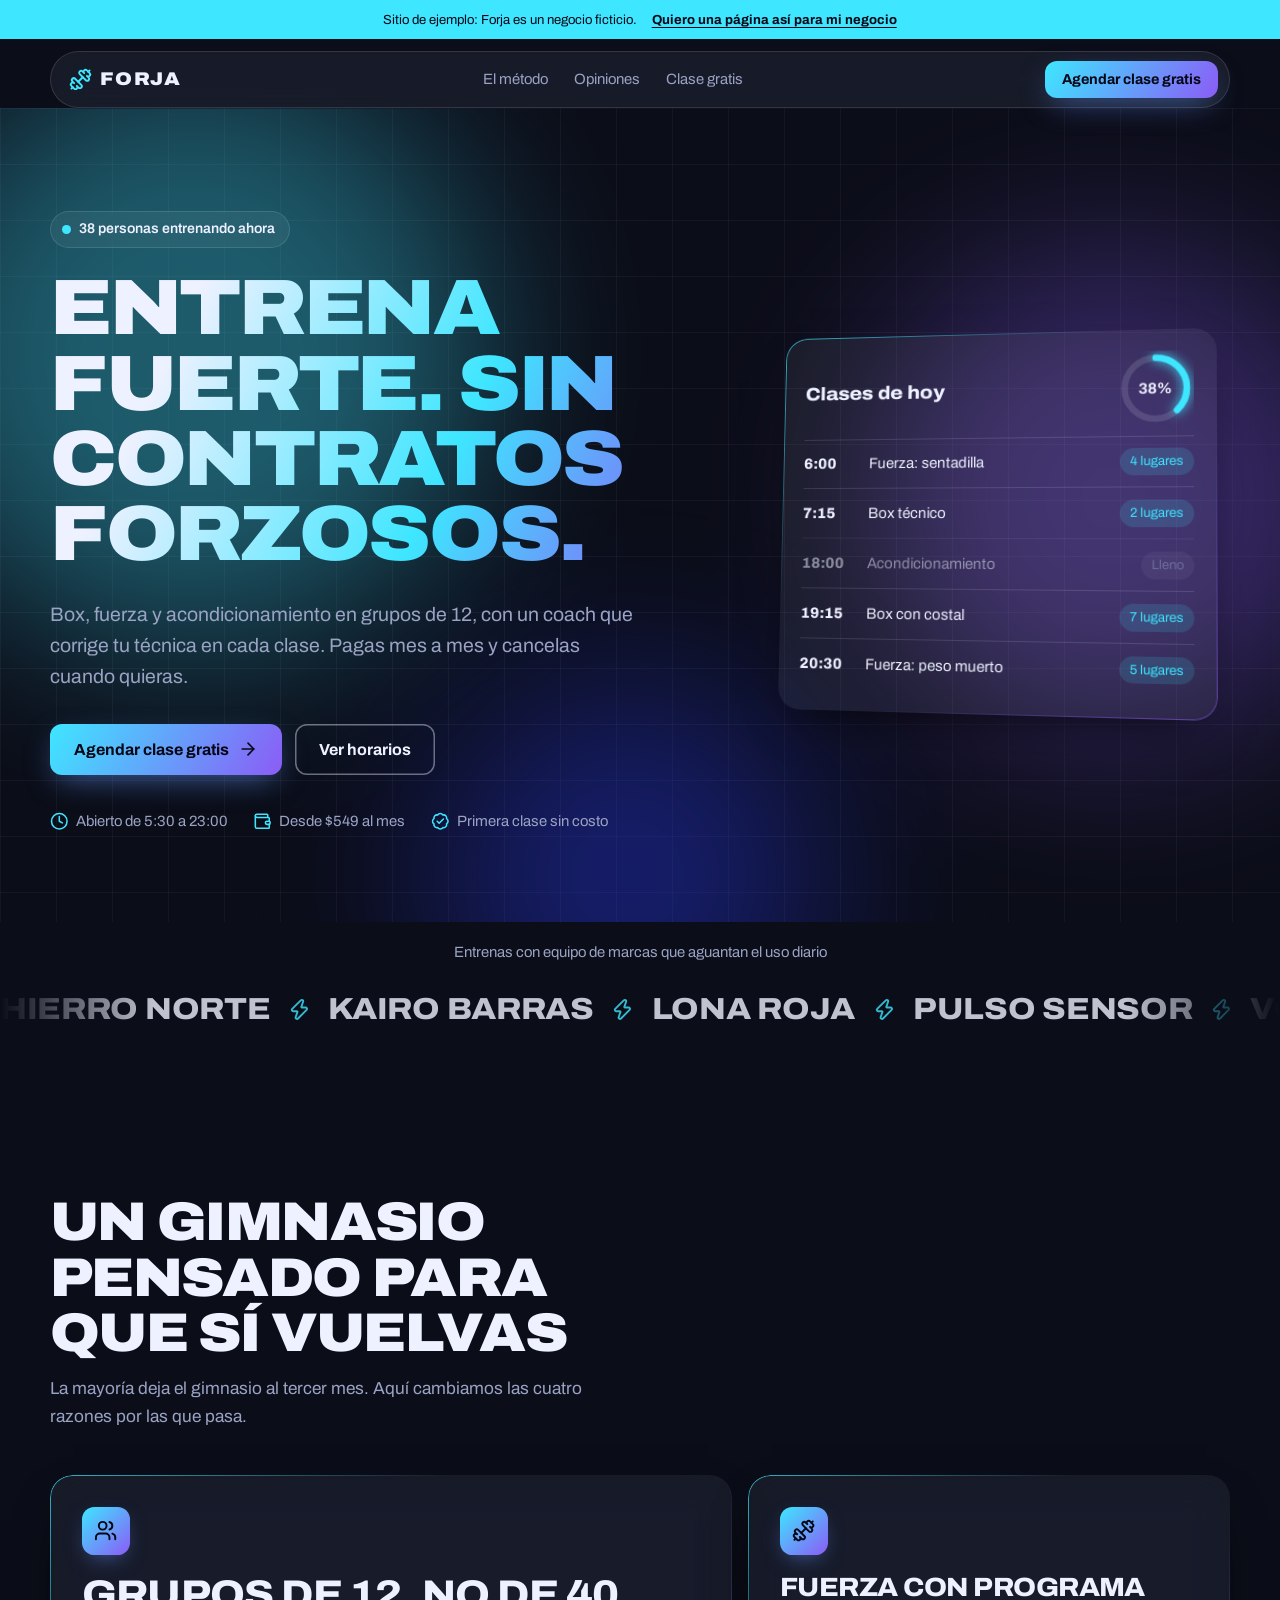
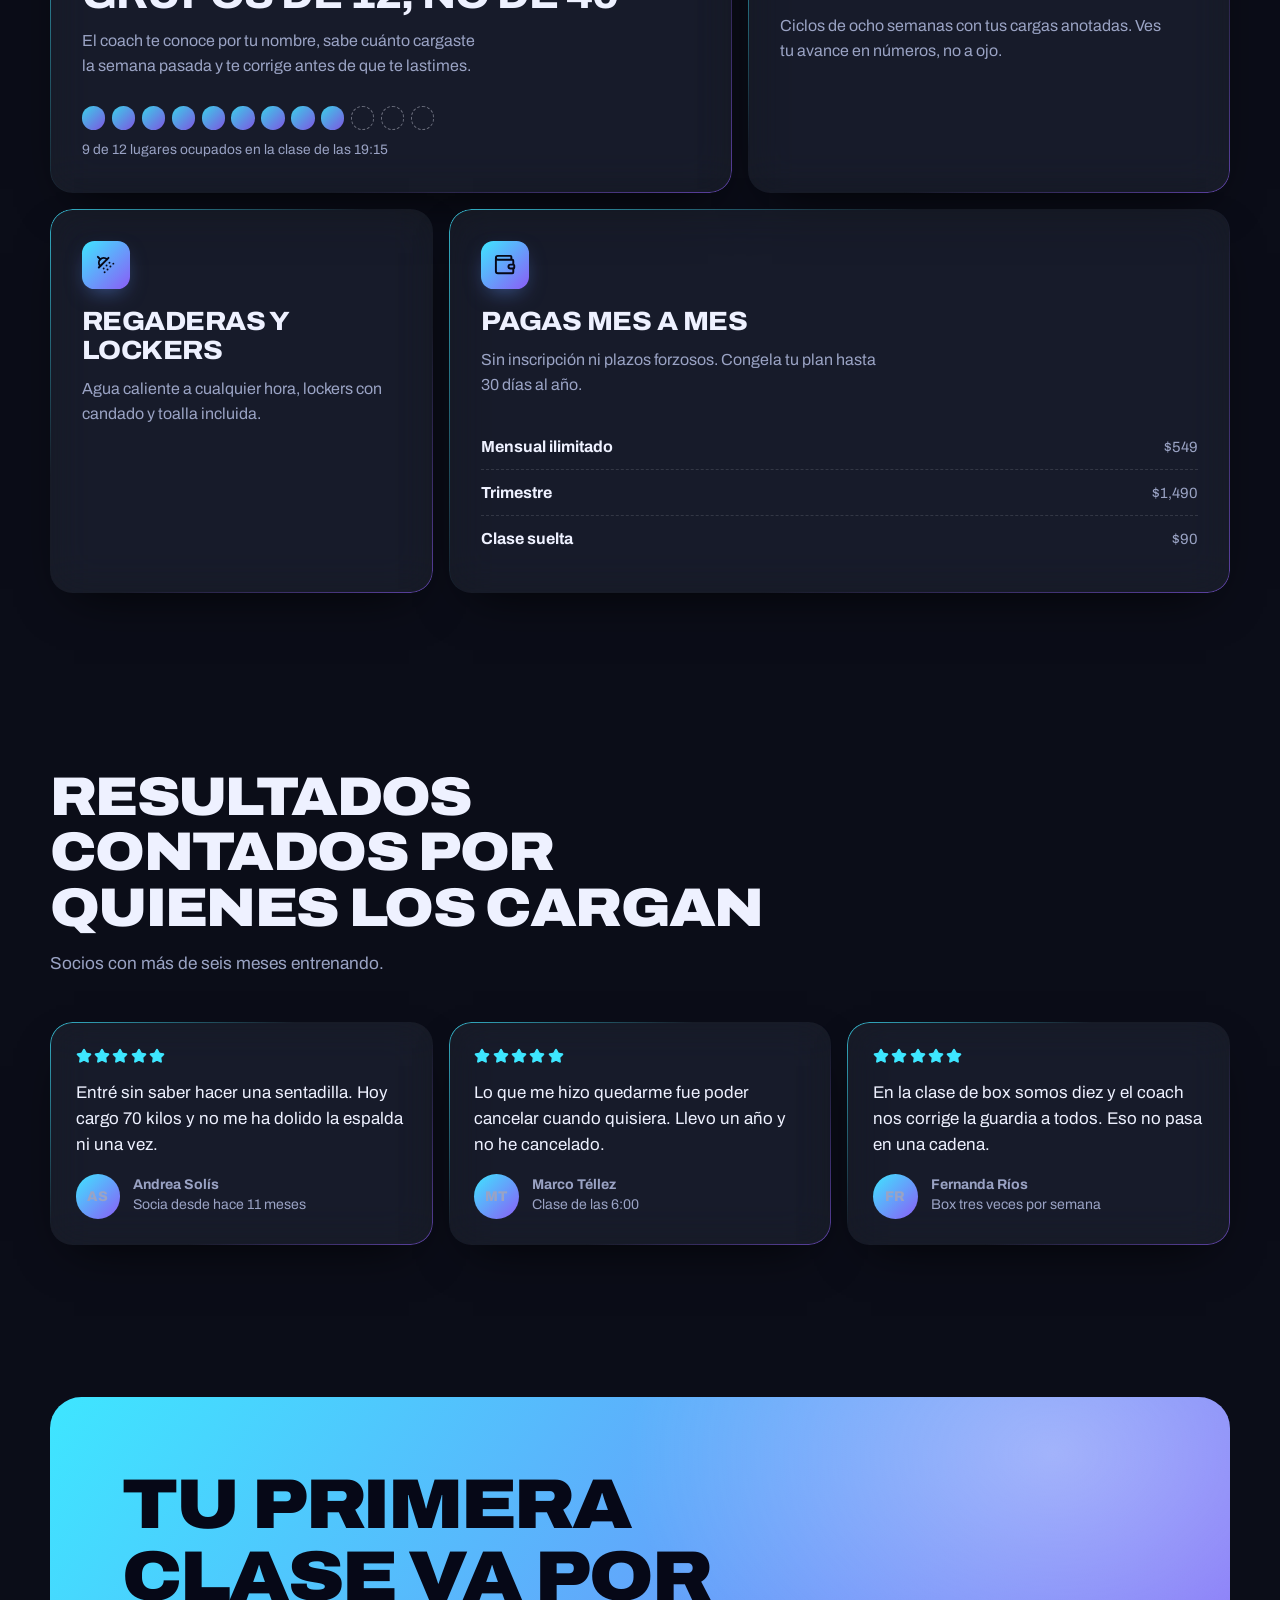
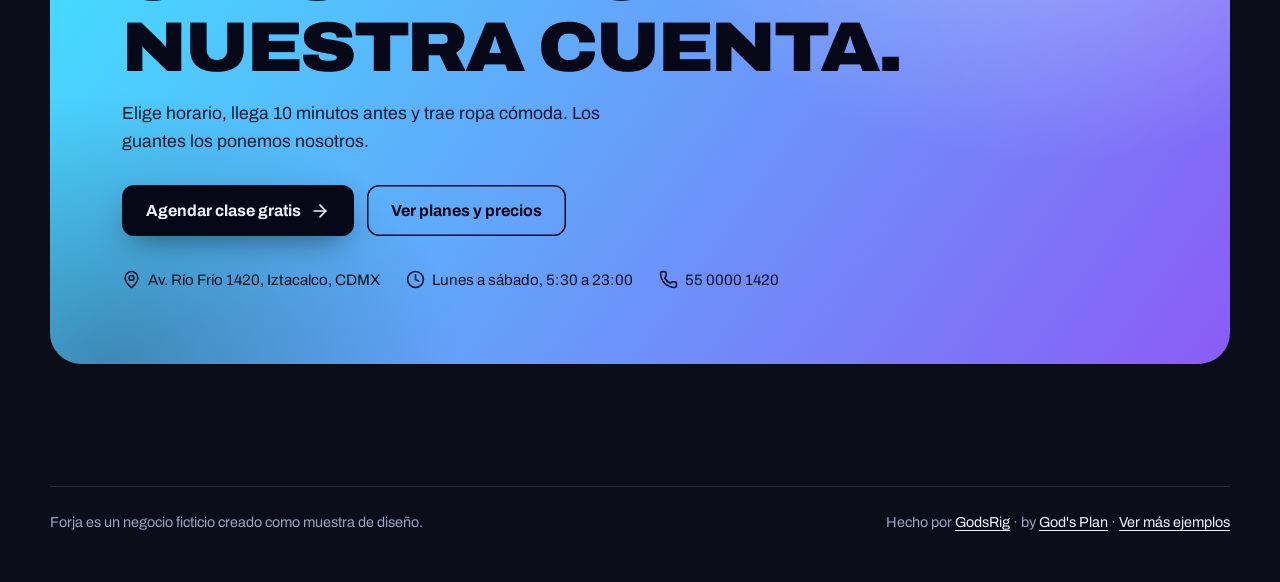
<file: ejemplos/gimnasio.html>
<!DOCTYPE html>
<html lang="es-MX">
<head>
<meta charset="UTF-8">
<meta name="viewport" content="width=device-width, initial-scale=1">
<title>Forja Box y Fuerza | Clases de 12 personas, sin contratos · Iztacalco</title>
<meta name="description" content="Gimnasio de box y fuerza en Iztacalco: grupos de 12 con coach, abierto de 5:30 a 23:00, pago mes a mes y primera clase gratis.">
<meta name="theme-color" content="#0b0d18">
<link rel="canonical" href="https://rig.godsplan.dev/ejemplos/gimnasio.html">
<link rel="icon" type="image/svg+xml" href="data:image/svg+xml,%3Csvg%20xmlns%3D%27http%3A//www.w3.org/2000/svg%27%20viewBox%3D%270%200%2064%2064%27%3E%3Crect%20width%3D%2764%27%20height%3D%2764%27%20rx%3D%2716%27%20fill%3D%27%230b0d18%27/%3E%3Ctext%20x%3D%2732%27%20y%3D%2744%27%20font-size%3D%2734%27%20font-family%3D%27Arial%27%20font-weight%3D%27900%27%20text-anchor%3D%27middle%27%20fill%3D%27%233ee6ff%27%3EF%3C/text%3E%3C/svg%3E">
<meta property="og:type" content="website">
<meta property="og:locale" content="es_MX">
<meta property="og:title" content="Forja Box y Fuerza | Clases de 12 personas, sin contratos · Iztacalco">
<meta property="og:description" content="Gimnasio de box y fuerza en Iztacalco: grupos de 12 con coach, abierto de 5:30 a 23:00, pago mes a mes y primera clase gratis.">
<link rel="preconnect" href="https://fonts.googleapis.com">
<link rel="preconnect" href="https://fonts.gstatic.com" crossorigin>
<link href="https://fonts.googleapis.com/css2?family=Archivo:wdth,wght@62..125,400..900&display=swap" rel="stylesheet">
<script>document.documentElement.classList.add('js')</script>
<style>
/* ===== Colores, tipografías y forma de este negocio (cambia esto para adaptar la página) ===== */
:root{--bg:#0b0d18;--ink:#eef1ff;--muted:#9aa3c4;--a1:#3ee6ff;--a2:#8b5cf6;--a3:#2a3cff;--on-a:#060817;--inv-ink:#eef1ff;--glass:rgba(238,241,255,.06);--line:rgba(238,241,255,.13);--line-strong:rgba(238,241,255,.42);--edge1:rgba(62,230,255,.75);--edge2:rgba(139,92,246,.6);--spot:rgba(62,230,255,.14);--glow:rgba(100,150,255,.6);--shadow:0 20px 50px -24px rgba(0,0,0,.9);--shadow-h:0 30px 70px -22px rgba(100,130,255,.5);--r:1.4rem;--btn-r:.75rem;--font-d:'Archivo','Arial Black',sans-serif;--font-b:'Archivo',system-ui,sans-serif;--h1:clamp(2.3rem,6.2vw,4.9rem);--h-w:900;--h-ls:-.03em;--h1-lh:.96;--h-tt:uppercase;--h3-w:800;--mq-tt:uppercase;--mq-w:800;--logo-w:900;--logo-ls:.06em;--h-from:#eef1ff;--h-via:#3ee6ff;--h-to:#8b5cf6;--demo-bg:#3ee6ff;--demo-ink:#060817;--blob-o:.36;--live:#3ee6ff;--toast-bg:#eef1ff;--toast-ink:#060817}
/* ===== Estilos base de la página ===== */
*,*::before,*::after{box-sizing:border-box}
html{scroll-behavior:smooth;-webkit-text-size-adjust:100%}
body{margin:0;background:var(--bg);color:var(--ink);font-family:var(--font-b);font-size:1rem;line-height:1.6;overflow-x:hidden;-webkit-font-smoothing:antialiased}
img,svg{display:block}
a{color:inherit;text-decoration:none}
h1,h2,h3,p,ul{margin:0}
ul{padding:0;list-style:none}
:focus-visible{outline:2px solid var(--a1);outline-offset:3px;border-radius:6px}
.wrap{width:min(1180px,100% - 2.5rem);margin-inline:auto}
.ic{width:1.25em;height:1.25em;flex:none}

/* Franja de ejemplo */
.demo{display:flex;flex-wrap:wrap;justify-content:center;align-items:center;gap:.35rem .9rem;padding:.55rem 1rem;font-size:.82rem;background:var(--demo-bg);color:var(--demo-ink);text-align:center}
.demo a{font-weight:700;text-decoration:underline;text-underline-offset:3px}

/* Navegación */
.nav{position:sticky;top:.75rem;z-index:40;margin-top:.75rem}
.nav-in{display:flex;align-items:center;justify-content:space-between;gap:1rem;padding:.6rem .7rem .6rem 1.1rem;border-radius:999px;background:var(--glass);border:1px solid var(--line);backdrop-filter:blur(18px) saturate(1.4);-webkit-backdrop-filter:blur(18px) saturate(1.4)}
.logo{white-space:nowrap;display:flex;align-items:center;gap:.55rem;font-family:var(--font-d);font-weight:var(--logo-w,800);font-size:1.15rem;letter-spacing:var(--logo-ls,0)}
.logo .ic{color:var(--a1)}
.nav-links{display:none;gap:1.6rem;font-size:.93rem;color:var(--muted)}
.nav-links a:hover{color:var(--ink)}
.nav .btn{white-space:nowrap}
@media(min-width:820px){.nav-links{display:flex}}

/* Botones */
.btn{position:relative;display:inline-flex;align-items:center;justify-content:center;gap:.55rem;padding:.95rem 1.5rem;border-radius:var(--btn-r,999px);font-weight:700;font-size:1rem;line-height:1.1;cursor:pointer;border:0;font-family:inherit;overflow:hidden;transition:transform .25s cubic-bezier(.2,.8,.2,1),box-shadow .25s,background .25s,border-color .25s}
.btn-sm{padding:.65rem 1.05rem;font-size:.9rem}
.btn-p{background:linear-gradient(120deg,var(--a1),var(--a2));color:var(--on-a);box-shadow:0 10px 30px -8px var(--glow)}
.btn-p::after{content:"";position:absolute;inset:0;background:linear-gradient(100deg,transparent 30%,rgba(255,255,255,.45) 50%,transparent 70%);transform:translateX(-120%);transition:transform .7s}
.btn-p:hover{transform:translateY(-3px);box-shadow:0 18px 40px -8px var(--glow)}
.btn-p:hover::after{transform:translateX(120%)}
.btn-g{background:transparent;color:var(--ink);box-shadow:inset 0 0 0 1.5px var(--line-strong)}
.btn-g:hover{background:var(--glass);box-shadow:inset 0 0 0 1.5px var(--ink);transform:translateY(-3px)}

/* Hero */
.hero{position:relative;padding:clamp(3rem,8vw,6.5rem) 0 clamp(3rem,7vw,5.5rem);isolation:isolate}
.blobs{position:absolute;inset:0;z-index:-1;overflow:hidden;pointer-events:none}
.blobs i{position:absolute;border-radius:50%;filter:blur(90px);opacity:var(--blob-o,.55);animation:drift 18s ease-in-out infinite alternate}
.blobs i:nth-child(1){width:46vw;height:46vw;max-width:620px;max-height:620px;left:-8%;top:-6%;background:var(--a1)}
.blobs i:nth-child(2){width:38vw;height:38vw;max-width:520px;max-height:520px;right:-6%;top:18%;background:var(--a2);animation-duration:23s;animation-direction:alternate-reverse}
.blobs i:nth-child(3){width:30vw;height:30vw;max-width:420px;max-height:420px;left:34%;bottom:-18%;background:var(--a3,var(--a1));animation-duration:27s}
@keyframes drift{to{transform:translate3d(6%,8%,0) scale(1.12)}}
.hero-grid{display:grid;gap:clamp(2.5rem,6vw,4rem);align-items:center}
@media(min-width:960px){.hero-grid{grid-template-columns:minmax(0,1.15fr) minmax(0,.85fr)}}
.kicker{display:inline-flex;align-items:center;gap:.5rem;padding:.4rem .85rem .4rem .7rem;border-radius:999px;background:var(--glass);border:1px solid var(--line);font-size:.88rem;font-weight:600;backdrop-filter:blur(10px);-webkit-backdrop-filter:blur(10px)}
.kicker .dot{width:.55rem;height:.55rem;border-radius:50%;background:var(--live,#2fd27a);box-shadow:0 0 0 0 var(--live,#2fd27a);animation:ping 2s infinite}
@keyframes ping{70%{box-shadow:0 0 0 .55rem transparent}100%{box-shadow:0 0 0 0 transparent}}
h1{font-family:var(--font-d);font-weight:var(--h-w,800);font-size:var(--h1);line-height:var(--h1-lh,.95);letter-spacing:var(--h-ls,-.03em);margin:1.4rem 0 1.3rem;text-wrap:balance;background:linear-gradient(115deg,var(--h-from) 20%,var(--h-via,var(--a1)) 62%,var(--h-to) 100%);-webkit-background-clip:text;background-clip:text;color:transparent;padding-bottom:.08em;text-transform:var(--h-tt,none)}
.lead{font-size:clamp(1.05rem,1.6vw,1.22rem);color:var(--muted);max-width:54ch}
.cta-row{display:flex;flex-wrap:wrap;gap:.8rem;margin-top:2rem}
@media(max-width:480px){.cta-row .btn{flex:1 1 100%}}
.facts{display:flex;flex-wrap:wrap;gap:.7rem 1.6rem;margin-top:2.2rem;font-size:.93rem;color:var(--muted)}
.facts li{display:flex;align-items:center;gap:.45rem}
.facts .ic{color:var(--a1)}
.hero-art{position:relative;min-height:340px;display:grid;place-items:center}

/* Entrada del hero */
.in{animation:rise .9s cubic-bezier(.2,.8,.2,1) both;animation-delay:calc(var(--i,0)*110ms + 120ms)}
@keyframes rise{from{opacity:0;transform:translateY(34px);filter:blur(6px)}}

/* Vidrio */
.glass{position:relative;background:var(--glass);border-radius:var(--r);backdrop-filter:blur(20px) saturate(1.5);-webkit-backdrop-filter:blur(20px) saturate(1.5);box-shadow:var(--shadow)}
.glass.solid{background:var(--solid)}
.glass::before{content:"";position:absolute;inset:0;border-radius:inherit;padding:1px;background:linear-gradient(140deg,var(--edge1),transparent 38%,transparent 62%,var(--edge2));-webkit-mask:linear-gradient(#000 0 0) content-box,linear-gradient(#000 0 0);-webkit-mask-composite:xor;mask:linear-gradient(#000 0 0) content-box exclude,linear-gradient(#000 0 0);pointer-events:none}

/* Marquesina */
.mq{padding:1.2rem 0 clamp(3rem,6vw,4.5rem)}
.mq-label{text-align:center;color:var(--muted);font-size:.93rem;margin-bottom:1.3rem}
.marquee{overflow:hidden;-webkit-mask-image:linear-gradient(90deg,transparent,#000 12%,#000 88%,transparent);mask-image:linear-gradient(90deg,transparent,#000 12%,#000 88%,transparent)}
.track{display:flex;width:max-content;animation:slide var(--mq-t,38s) linear infinite}
.marquee:hover .track{animation-play-state:paused}
.track span{display:flex;align-items:center;gap:1.1rem;padding-right:1.1rem;font-family:var(--font-d);font-weight:var(--mq-w,700);font-size:clamp(1.25rem,2.6vw,1.9rem);letter-spacing:var(--mq-ls,-.01em);white-space:nowrap;color:var(--mq-ink,var(--ink));opacity:.8;text-transform:var(--mq-tt,none)}
.track .ic{width:.75em;height:.75em;color:var(--a1)}
@keyframes slide{to{transform:translateX(-50%)}}

/* Secciones */
.sec{padding:clamp(3rem,7vw,5.5rem) 0}
.sec-head{max-width:46rem;margin-bottom:clamp(1.8rem,4vw,2.8rem)}
h2{font-family:var(--font-d);font-weight:var(--h-w,800);font-size:var(--h2,clamp(2rem,5vw,3.4rem));line-height:1.02;letter-spacing:var(--h-ls,-.03em);text-wrap:balance;text-transform:var(--h-tt,none)}
.sec-head p{color:var(--muted);margin-top:.9rem;font-size:1.08rem;max-width:56ch}

/* Bento */
.bento{display:grid;gap:1rem;perspective:1400px}
.card{padding:clamp(1.4rem,2.6vw,2rem);display:flex;flex-direction:column;gap:.7rem;min-height:210px;transform:perspective(900px) rotateX(var(--rx,0deg)) rotateY(var(--ry,0deg)) scale(var(--sc,1));transition:transform .35s cubic-bezier(.2,.8,.2,1),box-shadow .35s;will-change:transform;overflow:hidden}
.card::after{content:"";position:absolute;inset:0;border-radius:inherit;background:radial-gradient(420px circle at var(--mx,50%) var(--my,0%),var(--spot),transparent 60%);opacity:0;transition:opacity .35s;pointer-events:none}
.card:hover{--sc:1.02;box-shadow:var(--shadow-h)}
.card:hover::after{opacity:1}
.card>*{position:relative;z-index:1}
.card-ic{width:3rem;height:3rem;border-radius:calc(var(--r)*.55);display:grid;place-items:center;background:linear-gradient(135deg,var(--a1),var(--a2));color:var(--on-a);box-shadow:0 8px 22px -8px var(--glow);margin-bottom:.4rem;transition:transform .35s cubic-bezier(.2,.8,.2,1)}
.card:hover .card-ic{transform:translateY(-4px) rotate(-6deg)}
.card-ic .ic{width:1.45rem;height:1.45rem}
h3{font-family:var(--font-d);font-weight:var(--h3-w,700);font-size:clamp(1.3rem,2.2vw,1.65rem);line-height:1.1;letter-spacing:var(--h3-ls,-.02em);text-transform:var(--h-tt,none)}
.card p{color:var(--muted);max-width:44ch}
.card .extra{margin-top:auto;padding-top:1rem}
.c1{grid-area:a}.c2{grid-area:b}.c3{grid-area:c}.c4{grid-area:d}
.bento{grid-template-areas:"a" "b" "c" "d"}
@media(min-width:640px) and (max-width:959px){.bento{grid-template-columns:1fr 1fr;grid-template-areas:"a a" "b c" "d d"}}
.rows{display:grid;gap:.1rem}
.rows li{display:flex;justify-content:space-between;align-items:baseline;gap:1rem;padding:.55rem 0;border-bottom:1px dashed var(--line)}
.rows li:last-child{border-bottom:0}
.rows b{font-weight:700}
.rows span{color:var(--muted);font-size:.93rem}
.chips{display:flex;flex-wrap:wrap;gap:.45rem}
.chips li{padding:.3rem .7rem;border-radius:999px;border:1px solid var(--line);font-size:.85rem;background:var(--chip,transparent)}

/* Reseñas */
.revs{display:grid;gap:1rem}
@media(min-width:860px){.revs{grid-template-columns:repeat(3,1fr);align-items:start}.revs .rev:nth-child(2){margin-top:2.2rem}}
.rev{padding:1.6rem;display:flex;flex-direction:column;gap:1rem;transition:transform .35s cubic-bezier(.2,.8,.2,1)}
.rev:hover{transform:translateY(-6px)}
.stars{display:flex;gap:.15rem;color:var(--star,var(--a1))}
.stars .ic{width:1rem;height:1rem;fill:currentColor}
.rev blockquote{margin:0;font-size:1.06rem;line-height:1.55}
.who{display:flex;align-items:center;gap:.8rem;margin-top:auto}
.av{width:2.8rem;height:2.8rem;border-radius:50%;display:grid;place-items:center;font-weight:800;font-size:.95rem;color:var(--on-a);background:linear-gradient(135deg,var(--a1),var(--a2));flex:none}
.who b{display:block;line-height:1.2}
.who span{color:var(--muted);font-size:.88rem}

/* Cierre */
.final{padding:clamp(2rem,5vw,4rem) 0 clamp(3.5rem,7vw,6rem)}
.final-box{position:relative;overflow:hidden;border-radius:calc(var(--r)*1.4);padding:clamp(2.2rem,6vw,4.5rem);background:linear-gradient(125deg,var(--a1),var(--a2));color:var(--on-a);isolation:isolate}
.final-box::before{content:"";position:absolute;inset:0;z-index:-1;background:radial-gradient(60% 90% at 85% 10%,rgba(255,255,255,.35),transparent 60%),radial-gradient(50% 80% at 5% 100%,rgba(0,0,0,.28),transparent 60%)}
.final-box h2{font-size:clamp(2.2rem,6vw,4.4rem);max-width:16ch}
.final-box p{margin-top:1rem;max-width:48ch;font-size:1.1rem;opacity:.9}
.final-box .cta-row{margin-top:1.8rem}
.btn-inv{background:var(--on-a);color:var(--inv-ink);box-shadow:0 12px 30px -10px rgba(0,0,0,.5)}
.btn-inv:hover{transform:translateY(-3px)}
.btn-gi{background:transparent;color:var(--on-a);box-shadow:inset 0 0 0 1.5px currentColor}
.btn-gi:hover{background:rgba(255,255,255,.16);transform:translateY(-3px)}
.final-meta{display:flex;flex-wrap:wrap;gap:.6rem 1.6rem;margin-top:2rem;font-size:.95rem;opacity:.92}
.final-meta li{display:flex;align-items:center;gap:.45rem}

footer{padding:2rem 0 3rem;color:var(--muted);font-size:.9rem}
.foot{display:flex;flex-wrap:wrap;justify-content:space-between;gap:.8rem 2rem;padding-top:1.5rem;border-top:1px solid var(--line)}
.foot a{color:var(--ink);text-decoration:underline;text-underline-offset:3px}

/* Aviso de demo */
.toast{visibility:hidden;opacity:0;position:fixed;left:50%;bottom:1.4rem;z-index:60;transform:translate(-50%,150%);max-width:min(30rem,calc(100% - 2rem));padding:.9rem 1.2rem;border-radius:1rem;background:var(--toast-bg,#111);color:var(--toast-ink,#fff);font-size:.93rem;box-shadow:0 20px 50px -10px rgba(0,0,0,.5);transition:transform .45s cubic-bezier(.2,.8,.2,1),opacity .3s,visibility .45s}
.toast.on{transform:translate(-50%,0);opacity:1;visibility:visible}
.toast a{font-weight:700;text-decoration:underline}

/* Aparición al hacer scroll (solo si hay JS) */
.js [data-reveal]{opacity:0;translate:0 30px;transition:opacity .8s cubic-bezier(.2,.8,.2,1),translate .8s cubic-bezier(.2,.8,.2,1);transition-delay:var(--d,0ms)}
.js [data-reveal].is-in{opacity:1;translate:0 0}

@media(prefers-reduced-motion:reduce){
  *,*::before,*::after{animation-duration:.01ms!important;animation-iteration-count:1!important;transition-duration:.01ms!important;scroll-behavior:auto!important}
  .js [data-reveal]{opacity:1;translate:0 0}
  .track{animation:none;flex-wrap:wrap;justify-content:center;width:auto;row-gap:.6rem}
  .track span[aria-hidden]{display:none}
}

/* ===== Detalles propios de este negocio ===== */
.hero{background-image:linear-gradient(rgba(238,241,255,.045) 1px,transparent 1px),linear-gradient(90deg,rgba(238,241,255,.045) 1px,transparent 1px);background-size:56px 56px}
h1,h2,h3,.logo,.track span{font-stretch:112%}
h1{overflow-wrap:anywhere}
h3{font-stretch:108%}
.board{width:100%;max-width:440px;padding:1.4rem;transform:perspective(1100px) rotateY(-9deg) rotateX(4deg);transition:transform .6s cubic-bezier(.2,.8,.2,1)}
.board:hover{transform:perspective(1100px) rotateY(0) rotateX(0)}
.b-head{display:flex;justify-content:space-between;align-items:center;margin-bottom:.6rem}
.b-head p{font-weight:800;font-size:1.2rem;font-stretch:112%}
.ring{position:relative;width:4.6rem;height:4.6rem;display:grid;place-items:center}
.ring svg{position:absolute;inset:0;transform:rotate(-90deg)}
.ring circle{fill:none;stroke:var(--line);stroke-width:7}
.ring .arc{stroke:var(--a1);stroke-linecap:round;stroke-dasharray:38 100;animation:fill 1.8s .7s cubic-bezier(.2,.8,.2,1) both;filter:drop-shadow(0 0 6px var(--a1))}
@keyframes fill{from{stroke-dasharray:0 100}}
.ring b{font-size:.95rem}
.board li{display:grid;grid-template-columns:3.6rem 1fr auto;gap:.7rem;align-items:center;padding:.72rem 0;border-top:1px solid var(--line);font-size:.95rem}
.board li b{font-weight:800;font-variant-numeric:tabular-nums}
.board li em{font-style:normal;font-size:.8rem;padding:.2rem .6rem;border-radius:99px;background:rgba(62,230,255,.14);color:var(--a1);white-space:nowrap}
.board .full{opacity:.5}
.board .full em{background:rgba(238,241,255,.1);color:var(--muted)}
@media(min-width:960px){.bento{grid-template-columns:repeat(12,1fr);grid-template-areas:"a a a a a a a b b b b b" "c c c c d d d d d d d d"}}
.c1 h3{font-size:clamp(1.7rem,3.2vw,2.5rem)}
.dots{display:grid;grid-template-columns:repeat(12,1fr);gap:.4rem;max-width:22rem}
.dots i{aspect-ratio:1;border-radius:50%;background:linear-gradient(135deg,var(--a1),var(--a2));opacity:.9}
.dots i:nth-child(n+10){background:transparent;border:1.5px dashed var(--line-strong)}
.cap{font-size:.86rem;color:var(--muted);margin-top:.6rem}
</style>
</head>
<body>
<!-- Página de ejemplo hecha por GodsRig · by God's Plan. El negocio y las reseñas son ficticios. -->
<p class="demo">Sitio de ejemplo: Forja es un negocio ficticio. <a href="https://wa.me/525510590927?text=Hola%2C%20vi%20el%20ejemplo%20de%20Forja%20en%20GodsRig%20y%20quiero%20una%20p%C3%A1gina%20as%C3%AD%20para%20mi%20negocio." target="_blank" rel="noopener">Quiero una página así para mi negocio</a></p>

<header class="nav wrap">
  <div class="nav-in">
    <a class="logo" href="#inicio"><svg class="ic" viewBox="0 0 24 24" fill="none" stroke="currentColor" stroke-width="2" stroke-linecap="round" stroke-linejoin="round" aria-hidden="true"><path d="M17.596 12.768a2 2 0 1 0 2.829-2.829l-1.768-1.767a2 2 0 0 0 2.828-2.829l-2.828-2.828a2 2 0 0 0-2.829 2.828l-1.767-1.768a2 2 0 1 0-2.829 2.829z" /> <path d="m2.5 21.5 1.4-1.4" /> <path d="m20.1 3.9 1.4-1.4" /> <path d="M5.343 21.485a2 2 0 1 0 2.829-2.828l1.767 1.768a2 2 0 1 0 2.829-2.829l-6.364-6.364a2 2 0 1 0-2.829 2.829l1.768 1.767a2 2 0 0 0-2.828 2.829z" /> <path d="m9.6 14.4 4.8-4.8" /></svg>FORJA</a>
    <nav class="nav-links" aria-label="Secciones"><a href="#beneficios">El método</a><a href="#opiniones">Opiniones</a><a href="#cierre">Clase gratis</a></nav>
    <a class="btn btn-p btn-sm" href="#cierre">Agendar clase gratis</a>
  </div>
</header>

<main id="inicio">
  <section class="hero">
    <div class="blobs" aria-hidden="true"><i></i><i></i><i></i></div>
    <div class="wrap hero-grid">
      <div>
        <p class="kicker in" style="--i:0"><span class="dot"></span>38 personas entrenando ahora</p>
        <h1 class="in" style="--i:1">Entrena fuerte. Sin contratos forzosos.</h1>
        <p class="lead in" style="--i:2">Box, fuerza y acondicionamiento en grupos de 12, con un coach que corrige tu técnica en cada clase. Pagas mes a mes y cancelas cuando quieras.</p>
        <div class="cta-row in" style="--i:3">
          <a class="btn btn-p" href="#cierre">Agendar clase gratis<svg class="ic" viewBox="0 0 24 24" fill="none" stroke="currentColor" stroke-width="2" stroke-linecap="round" stroke-linejoin="round" aria-hidden="true"><path d="M5 12h14" /> <path d="m12 5 7 7-7 7" /></svg></a>
          <a class="btn btn-g" href="#beneficios">Ver horarios</a>
        </div>
        <ul class="facts in" style="--i:4"><li><svg class="ic" viewBox="0 0 24 24" fill="none" stroke="currentColor" stroke-width="2" stroke-linecap="round" stroke-linejoin="round" aria-hidden="true"><circle cx="12" cy="12" r="10" /> <path d="M12 6v6l4 2" /></svg>Abierto de 5:30 a 23:00</li><li><svg class="ic" viewBox="0 0 24 24" fill="none" stroke="currentColor" stroke-width="2" stroke-linecap="round" stroke-linejoin="round" aria-hidden="true"><path d="M19 7V4a1 1 0 0 0-1-1H5a2 2 0 0 0 0 4h15a1 1 0 0 1 1 1v4h-3a2 2 0 0 0 0 4h3a1 1 0 0 0 1-1v-2a1 1 0 0 0-1-1" /> <path d="M3 5v14a2 2 0 0 0 2 2h15a1 1 0 0 0 1-1v-4" /></svg>Desde $549 al mes</li><li><svg class="ic" viewBox="0 0 24 24" fill="none" stroke="currentColor" stroke-width="2" stroke-linecap="round" stroke-linejoin="round" aria-hidden="true"><path d="M3.85 8.62a4 4 0 0 1 4.78-4.77 4 4 0 0 1 6.74 0 4 4 0 0 1 4.78 4.78 4 4 0 0 1 0 6.74 4 4 0 0 1-4.77 4.78 4 4 0 0 1-6.75 0 4 4 0 0 1-4.78-4.77 4 4 0 0 1 0-6.76Z" /> <path d="m16 9-5.5 5.5L8 12" /></svg>Primera clase sin costo</li></ul>
      </div>
      <div class="hero-art in" style="--i:3">
        <div class="board glass">
          <div class="b-head"><p>Clases de hoy</p>
            <div class="ring" role="img" aria-label="Aforo actual 38 por ciento"><svg viewBox="0 0 80 80"><circle cx="40" cy="40" r="33"/><circle class="arc" cx="40" cy="40" r="33" pathLength="100"/></svg><b>38%</b></div></div>
          <ul>
            <li><b>6:00</b><span>Fuerza: sentadilla</span><em>4 lugares</em></li>
            <li><b>7:15</b><span>Box técnico</span><em>2 lugares</em></li>
            <li class="full"><b>18:00</b><span>Acondicionamiento</span><em>Lleno</em></li>
            <li><b>19:15</b><span>Box con costal</span><em>7 lugares</em></li>
            <li><b>20:30</b><span>Fuerza: peso muerto</span><em>5 lugares</em></li>
          </ul>
        </div>
      </div>
    </div>
  </section>

  <section class="mq" aria-label="Entrenas con equipo de marcas que aguantan el uso diario">
    <p class="mq-label" data-reveal>Entrenas con equipo de marcas que aguantan el uso diario</p>
    <div class="marquee" data-reveal><div class="track"><span>Hierro Norte<svg class="ic" viewBox="0 0 24 24" fill="none" stroke="currentColor" stroke-width="2" stroke-linecap="round" stroke-linejoin="round" aria-hidden="true"><path d="M15.914 4a1.5 1.5 0 00-2.474-1.561l-9 9A1.5 1.5 0 005.5 14h4.002a.5.5 0 01.471.666L8.086 20a1.5 1.5 0 002.475 1.56l9-9A1.5 1.5 0 0018.5 10h-3.997a.5.5 0 01-.472-.667z" /></svg></span><span>Kairo Barras<svg class="ic" viewBox="0 0 24 24" fill="none" stroke="currentColor" stroke-width="2" stroke-linecap="round" stroke-linejoin="round" aria-hidden="true"><path d="M15.914 4a1.5 1.5 0 00-2.474-1.561l-9 9A1.5 1.5 0 005.5 14h4.002a.5.5 0 01.471.666L8.086 20a1.5 1.5 0 002.475 1.56l9-9A1.5 1.5 0 0018.5 10h-3.997a.5.5 0 01-.472-.667z" /></svg></span><span>Lona Roja<svg class="ic" viewBox="0 0 24 24" fill="none" stroke="currentColor" stroke-width="2" stroke-linecap="round" stroke-linejoin="round" aria-hidden="true"><path d="M15.914 4a1.5 1.5 0 00-2.474-1.561l-9 9A1.5 1.5 0 005.5 14h4.002a.5.5 0 01.471.666L8.086 20a1.5 1.5 0 002.475 1.56l9-9A1.5 1.5 0 0018.5 10h-3.997a.5.5 0 01-.472-.667z" /></svg></span><span>Pulso Sensor<svg class="ic" viewBox="0 0 24 24" fill="none" stroke="currentColor" stroke-width="2" stroke-linecap="round" stroke-linejoin="round" aria-hidden="true"><path d="M15.914 4a1.5 1.5 0 00-2.474-1.561l-9 9A1.5 1.5 0 005.5 14h4.002a.5.5 0 01.471.666L8.086 20a1.5 1.5 0 002.475 1.56l9-9A1.5 1.5 0 0018.5 10h-3.997a.5.5 0 01-.472-.667z" /></svg></span><span>Volt Nutrición<svg class="ic" viewBox="0 0 24 24" fill="none" stroke="currentColor" stroke-width="2" stroke-linecap="round" stroke-linejoin="round" aria-hidden="true"><path d="M15.914 4a1.5 1.5 0 00-2.474-1.561l-9 9A1.5 1.5 0 005.5 14h4.002a.5.5 0 01.471.666L8.086 20a1.5 1.5 0 002.475 1.56l9-9A1.5 1.5 0 0018.5 10h-3.997a.5.5 0 01-.472-.667z" /></svg></span><span>Tarima 9<svg class="ic" viewBox="0 0 24 24" fill="none" stroke="currentColor" stroke-width="2" stroke-linecap="round" stroke-linejoin="round" aria-hidden="true"><path d="M15.914 4a1.5 1.5 0 00-2.474-1.561l-9 9A1.5 1.5 0 005.5 14h4.002a.5.5 0 01.471.666L8.086 20a1.5 1.5 0 002.475 1.56l9-9A1.5 1.5 0 0018.5 10h-3.997a.5.5 0 01-.472-.667z" /></svg></span><span>Costal Bravo<svg class="ic" viewBox="0 0 24 24" fill="none" stroke="currentColor" stroke-width="2" stroke-linecap="round" stroke-linejoin="round" aria-hidden="true"><path d="M15.914 4a1.5 1.5 0 00-2.474-1.561l-9 9A1.5 1.5 0 005.5 14h4.002a.5.5 0 01.471.666L8.086 20a1.5 1.5 0 002.475 1.56l9-9A1.5 1.5 0 0018.5 10h-3.997a.5.5 0 01-.472-.667z" /></svg></span><span aria-hidden="true">Hierro Norte<svg class="ic" viewBox="0 0 24 24" fill="none" stroke="currentColor" stroke-width="2" stroke-linecap="round" stroke-linejoin="round" aria-hidden="true"><path d="M15.914 4a1.5 1.5 0 00-2.474-1.561l-9 9A1.5 1.5 0 005.5 14h4.002a.5.5 0 01.471.666L8.086 20a1.5 1.5 0 002.475 1.56l9-9A1.5 1.5 0 0018.5 10h-3.997a.5.5 0 01-.472-.667z" /></svg></span><span aria-hidden="true">Kairo Barras<svg class="ic" viewBox="0 0 24 24" fill="none" stroke="currentColor" stroke-width="2" stroke-linecap="round" stroke-linejoin="round" aria-hidden="true"><path d="M15.914 4a1.5 1.5 0 00-2.474-1.561l-9 9A1.5 1.5 0 005.5 14h4.002a.5.5 0 01.471.666L8.086 20a1.5 1.5 0 002.475 1.56l9-9A1.5 1.5 0 0018.5 10h-3.997a.5.5 0 01-.472-.667z" /></svg></span><span aria-hidden="true">Lona Roja<svg class="ic" viewBox="0 0 24 24" fill="none" stroke="currentColor" stroke-width="2" stroke-linecap="round" stroke-linejoin="round" aria-hidden="true"><path d="M15.914 4a1.5 1.5 0 00-2.474-1.561l-9 9A1.5 1.5 0 005.5 14h4.002a.5.5 0 01.471.666L8.086 20a1.5 1.5 0 002.475 1.56l9-9A1.5 1.5 0 0018.5 10h-3.997a.5.5 0 01-.472-.667z" /></svg></span><span aria-hidden="true">Pulso Sensor<svg class="ic" viewBox="0 0 24 24" fill="none" stroke="currentColor" stroke-width="2" stroke-linecap="round" stroke-linejoin="round" aria-hidden="true"><path d="M15.914 4a1.5 1.5 0 00-2.474-1.561l-9 9A1.5 1.5 0 005.5 14h4.002a.5.5 0 01.471.666L8.086 20a1.5 1.5 0 002.475 1.56l9-9A1.5 1.5 0 0018.5 10h-3.997a.5.5 0 01-.472-.667z" /></svg></span><span aria-hidden="true">Volt Nutrición<svg class="ic" viewBox="0 0 24 24" fill="none" stroke="currentColor" stroke-width="2" stroke-linecap="round" stroke-linejoin="round" aria-hidden="true"><path d="M15.914 4a1.5 1.5 0 00-2.474-1.561l-9 9A1.5 1.5 0 005.5 14h4.002a.5.5 0 01.471.666L8.086 20a1.5 1.5 0 002.475 1.56l9-9A1.5 1.5 0 0018.5 10h-3.997a.5.5 0 01-.472-.667z" /></svg></span><span aria-hidden="true">Tarima 9<svg class="ic" viewBox="0 0 24 24" fill="none" stroke="currentColor" stroke-width="2" stroke-linecap="round" stroke-linejoin="round" aria-hidden="true"><path d="M15.914 4a1.5 1.5 0 00-2.474-1.561l-9 9A1.5 1.5 0 005.5 14h4.002a.5.5 0 01.471.666L8.086 20a1.5 1.5 0 002.475 1.56l9-9A1.5 1.5 0 0018.5 10h-3.997a.5.5 0 01-.472-.667z" /></svg></span><span aria-hidden="true">Costal Bravo<svg class="ic" viewBox="0 0 24 24" fill="none" stroke="currentColor" stroke-width="2" stroke-linecap="round" stroke-linejoin="round" aria-hidden="true"><path d="M15.914 4a1.5 1.5 0 00-2.474-1.561l-9 9A1.5 1.5 0 005.5 14h4.002a.5.5 0 01.471.666L8.086 20a1.5 1.5 0 002.475 1.56l9-9A1.5 1.5 0 0018.5 10h-3.997a.5.5 0 01-.472-.667z" /></svg></span></div></div>
  </section>

  <section class="sec" id="beneficios">
    <div class="wrap">
      <div class="sec-head" data-reveal><h2>Un gimnasio pensado para que sí vuelvas</h2><p>La mayoría deja el gimnasio al tercer mes. Aquí cambiamos las cuatro razones por las que pasa.</p></div>
      <div class="bento">
<article class="card glass c1" data-tilt data-reveal><div class="card-ic"><svg class="ic" viewBox="0 0 24 24" fill="none" stroke="currentColor" stroke-width="2" stroke-linecap="round" stroke-linejoin="round" aria-hidden="true"><path d="M16 21v-2a4 4 0 0 0-4-4H6a4 4 0 0 0-4 4v2" /> <path d="M16 3.128a4 4 0 0 1 0 7.744" /> <path d="M22 21v-2a4 4 0 0 0-3-3.87" /> <circle cx="9" cy="7" r="4" /></svg></div><h3>Grupos de 12, no de 40</h3><p>El coach te conoce por tu nombre, sabe cuánto cargaste la semana pasada y te corrige antes de que te lastimes.</p><div class="extra"><div class="dots" aria-hidden="true"><i></i><i></i><i></i><i></i><i></i><i></i><i></i><i></i><i></i><i></i><i></i><i></i></div><p class="cap">9 de 12 lugares ocupados en la clase de las 19:15</p></div></article>
<article class="card glass c2" data-tilt data-reveal><div class="card-ic"><svg class="ic" viewBox="0 0 24 24" fill="none" stroke="currentColor" stroke-width="2" stroke-linecap="round" stroke-linejoin="round" aria-hidden="true"><path d="M17.596 12.768a2 2 0 1 0 2.829-2.829l-1.768-1.767a2 2 0 0 0 2.828-2.829l-2.828-2.828a2 2 0 0 0-2.829 2.828l-1.767-1.768a2 2 0 1 0-2.829 2.829z" /> <path d="m2.5 21.5 1.4-1.4" /> <path d="m20.1 3.9 1.4-1.4" /> <path d="M5.343 21.485a2 2 0 1 0 2.829-2.828l1.767 1.768a2 2 0 1 0 2.829-2.829l-6.364-6.364a2 2 0 1 0-2.829 2.829l1.768 1.767a2 2 0 0 0-2.828 2.829z" /> <path d="m9.6 14.4 4.8-4.8" /></svg></div><h3>Fuerza con programa</h3><p>Ciclos de ocho semanas con tus cargas anotadas. Ves tu avance en números, no a ojo.</p></article>
<article class="card glass c3" data-tilt data-reveal><div class="card-ic"><svg class="ic" viewBox="0 0 24 24" fill="none" stroke="currentColor" stroke-width="2" stroke-linecap="round" stroke-linejoin="round" aria-hidden="true"><path d="m4 4 2.5 2.5" /> <path d="M13.5 6.5a4.95 4.95 0 0 0-7 7" /> <path d="M15 5 5 15" /> <path d="M14 17v.01" /> <path d="M10 16v.01" /> <path d="M13 13v.01" /> <path d="M16 10v.01" /> <path d="M11 20v.01" /> <path d="M17 14v.01" /> <path d="M20 11v.01" /></svg></div><h3>Regaderas y lockers</h3><p>Agua caliente a cualquier hora, lockers con candado y toalla incluida.</p></article>
<article class="card glass c4" data-tilt data-reveal><div class="card-ic"><svg class="ic" viewBox="0 0 24 24" fill="none" stroke="currentColor" stroke-width="2" stroke-linecap="round" stroke-linejoin="round" aria-hidden="true"><path d="M19 7V4a1 1 0 0 0-1-1H5a2 2 0 0 0 0 4h15a1 1 0 0 1 1 1v4h-3a2 2 0 0 0 0 4h3a1 1 0 0 0 1-1v-2a1 1 0 0 0-1-1" /> <path d="M3 5v14a2 2 0 0 0 2 2h15a1 1 0 0 0 1-1v-4" /></svg></div><h3>Pagas mes a mes</h3><p>Sin inscripción ni plazos forzosos. Congela tu plan hasta 30 días al año.</p><div class="extra"><ul class="rows"><li><b>Mensual ilimitado</b><span>$549</span></li><li><b>Trimestre</b><span>$1,490</span></li><li><b>Clase suelta</b><span>$90</span></li></ul></div></article>
      </div>
    </div>
  </section>

  <section class="sec" id="opiniones">
    <div class="wrap">
      <div class="sec-head" data-reveal><h2>Resultados contados por quienes los cargan</h2><p>Socios con más de seis meses entrenando.</p></div>
      <div class="revs">
<figure class="rev glass" data-reveal style="margin:0"><div class="stars" role="img" aria-label="5 de 5 estrellas"><svg class="ic" viewBox="0 0 24 24" fill="none" stroke="currentColor" stroke-width="2" stroke-linecap="round" stroke-linejoin="round" aria-hidden="true"><path d="M11.525 2.295a.53.53 0 0 1 .95 0l2.31 4.679a2.123 2.123 0 0 0 1.595 1.16l5.166.756a.53.53 0 0 1 .294.904l-3.736 3.638a2.123 2.123 0 0 0-.611 1.878l.882 5.14a.53.53 0 0 1-.771.56l-4.618-2.428a2.122 2.122 0 0 0-1.973 0L6.396 21.01a.53.53 0 0 1-.77-.56l.881-5.139a2.122 2.122 0 0 0-.611-1.879L2.16 9.795a.53.53 0 0 1 .294-.906l5.165-.755a2.122 2.122 0 0 0 1.597-1.16z" /></svg><svg class="ic" viewBox="0 0 24 24" fill="none" stroke="currentColor" stroke-width="2" stroke-linecap="round" stroke-linejoin="round" aria-hidden="true"><path d="M11.525 2.295a.53.53 0 0 1 .95 0l2.31 4.679a2.123 2.123 0 0 0 1.595 1.16l5.166.756a.53.53 0 0 1 .294.904l-3.736 3.638a2.123 2.123 0 0 0-.611 1.878l.882 5.14a.53.53 0 0 1-.771.56l-4.618-2.428a2.122 2.122 0 0 0-1.973 0L6.396 21.01a.53.53 0 0 1-.77-.56l.881-5.139a2.122 2.122 0 0 0-.611-1.879L2.16 9.795a.53.53 0 0 1 .294-.906l5.165-.755a2.122 2.122 0 0 0 1.597-1.16z" /></svg><svg class="ic" viewBox="0 0 24 24" fill="none" stroke="currentColor" stroke-width="2" stroke-linecap="round" stroke-linejoin="round" aria-hidden="true"><path d="M11.525 2.295a.53.53 0 0 1 .95 0l2.31 4.679a2.123 2.123 0 0 0 1.595 1.16l5.166.756a.53.53 0 0 1 .294.904l-3.736 3.638a2.123 2.123 0 0 0-.611 1.878l.882 5.14a.53.53 0 0 1-.771.56l-4.618-2.428a2.122 2.122 0 0 0-1.973 0L6.396 21.01a.53.53 0 0 1-.77-.56l.881-5.139a2.122 2.122 0 0 0-.611-1.879L2.16 9.795a.53.53 0 0 1 .294-.906l5.165-.755a2.122 2.122 0 0 0 1.597-1.16z" /></svg><svg class="ic" viewBox="0 0 24 24" fill="none" stroke="currentColor" stroke-width="2" stroke-linecap="round" stroke-linejoin="round" aria-hidden="true"><path d="M11.525 2.295a.53.53 0 0 1 .95 0l2.31 4.679a2.123 2.123 0 0 0 1.595 1.16l5.166.756a.53.53 0 0 1 .294.904l-3.736 3.638a2.123 2.123 0 0 0-.611 1.878l.882 5.14a.53.53 0 0 1-.771.56l-4.618-2.428a2.122 2.122 0 0 0-1.973 0L6.396 21.01a.53.53 0 0 1-.77-.56l.881-5.139a2.122 2.122 0 0 0-.611-1.879L2.16 9.795a.53.53 0 0 1 .294-.906l5.165-.755a2.122 2.122 0 0 0 1.597-1.16z" /></svg><svg class="ic" viewBox="0 0 24 24" fill="none" stroke="currentColor" stroke-width="2" stroke-linecap="round" stroke-linejoin="round" aria-hidden="true"><path d="M11.525 2.295a.53.53 0 0 1 .95 0l2.31 4.679a2.123 2.123 0 0 0 1.595 1.16l5.166.756a.53.53 0 0 1 .294.904l-3.736 3.638a2.123 2.123 0 0 0-.611 1.878l.882 5.14a.53.53 0 0 1-.771.56l-4.618-2.428a2.122 2.122 0 0 0-1.973 0L6.396 21.01a.53.53 0 0 1-.77-.56l.881-5.139a2.122 2.122 0 0 0-.611-1.879L2.16 9.795a.53.53 0 0 1 .294-.906l5.165-.755a2.122 2.122 0 0 0 1.597-1.16z" /></svg></div><blockquote>Entré sin saber hacer una sentadilla. Hoy cargo 70 kilos y no me ha dolido la espalda ni una vez.</blockquote><figcaption class="who"><span class="av" aria-hidden="true">AS</span><span><b>Andrea Solís</b><span>Socia desde hace 11 meses</span></span></figcaption></figure>
<figure class="rev glass" data-reveal style="margin:0"><div class="stars" role="img" aria-label="5 de 5 estrellas"><svg class="ic" viewBox="0 0 24 24" fill="none" stroke="currentColor" stroke-width="2" stroke-linecap="round" stroke-linejoin="round" aria-hidden="true"><path d="M11.525 2.295a.53.53 0 0 1 .95 0l2.31 4.679a2.123 2.123 0 0 0 1.595 1.16l5.166.756a.53.53 0 0 1 .294.904l-3.736 3.638a2.123 2.123 0 0 0-.611 1.878l.882 5.14a.53.53 0 0 1-.771.56l-4.618-2.428a2.122 2.122 0 0 0-1.973 0L6.396 21.01a.53.53 0 0 1-.77-.56l.881-5.139a2.122 2.122 0 0 0-.611-1.879L2.16 9.795a.53.53 0 0 1 .294-.906l5.165-.755a2.122 2.122 0 0 0 1.597-1.16z" /></svg><svg class="ic" viewBox="0 0 24 24" fill="none" stroke="currentColor" stroke-width="2" stroke-linecap="round" stroke-linejoin="round" aria-hidden="true"><path d="M11.525 2.295a.53.53 0 0 1 .95 0l2.31 4.679a2.123 2.123 0 0 0 1.595 1.16l5.166.756a.53.53 0 0 1 .294.904l-3.736 3.638a2.123 2.123 0 0 0-.611 1.878l.882 5.14a.53.53 0 0 1-.771.56l-4.618-2.428a2.122 2.122 0 0 0-1.973 0L6.396 21.01a.53.53 0 0 1-.77-.56l.881-5.139a2.122 2.122 0 0 0-.611-1.879L2.16 9.795a.53.53 0 0 1 .294-.906l5.165-.755a2.122 2.122 0 0 0 1.597-1.16z" /></svg><svg class="ic" viewBox="0 0 24 24" fill="none" stroke="currentColor" stroke-width="2" stroke-linecap="round" stroke-linejoin="round" aria-hidden="true"><path d="M11.525 2.295a.53.53 0 0 1 .95 0l2.31 4.679a2.123 2.123 0 0 0 1.595 1.16l5.166.756a.53.53 0 0 1 .294.904l-3.736 3.638a2.123 2.123 0 0 0-.611 1.878l.882 5.14a.53.53 0 0 1-.771.56l-4.618-2.428a2.122 2.122 0 0 0-1.973 0L6.396 21.01a.53.53 0 0 1-.77-.56l.881-5.139a2.122 2.122 0 0 0-.611-1.879L2.16 9.795a.53.53 0 0 1 .294-.906l5.165-.755a2.122 2.122 0 0 0 1.597-1.16z" /></svg><svg class="ic" viewBox="0 0 24 24" fill="none" stroke="currentColor" stroke-width="2" stroke-linecap="round" stroke-linejoin="round" aria-hidden="true"><path d="M11.525 2.295a.53.53 0 0 1 .95 0l2.31 4.679a2.123 2.123 0 0 0 1.595 1.16l5.166.756a.53.53 0 0 1 .294.904l-3.736 3.638a2.123 2.123 0 0 0-.611 1.878l.882 5.14a.53.53 0 0 1-.771.56l-4.618-2.428a2.122 2.122 0 0 0-1.973 0L6.396 21.01a.53.53 0 0 1-.77-.56l.881-5.139a2.122 2.122 0 0 0-.611-1.879L2.16 9.795a.53.53 0 0 1 .294-.906l5.165-.755a2.122 2.122 0 0 0 1.597-1.16z" /></svg><svg class="ic" viewBox="0 0 24 24" fill="none" stroke="currentColor" stroke-width="2" stroke-linecap="round" stroke-linejoin="round" aria-hidden="true"><path d="M11.525 2.295a.53.53 0 0 1 .95 0l2.31 4.679a2.123 2.123 0 0 0 1.595 1.16l5.166.756a.53.53 0 0 1 .294.904l-3.736 3.638a2.123 2.123 0 0 0-.611 1.878l.882 5.14a.53.53 0 0 1-.771.56l-4.618-2.428a2.122 2.122 0 0 0-1.973 0L6.396 21.01a.53.53 0 0 1-.77-.56l.881-5.139a2.122 2.122 0 0 0-.611-1.879L2.16 9.795a.53.53 0 0 1 .294-.906l5.165-.755a2.122 2.122 0 0 0 1.597-1.16z" /></svg></div><blockquote>Lo que me hizo quedarme fue poder cancelar cuando quisiera. Llevo un año y no he cancelado.</blockquote><figcaption class="who"><span class="av" aria-hidden="true">MT</span><span><b>Marco Téllez</b><span>Clase de las 6:00</span></span></figcaption></figure>
<figure class="rev glass" data-reveal style="margin:0"><div class="stars" role="img" aria-label="5 de 5 estrellas"><svg class="ic" viewBox="0 0 24 24" fill="none" stroke="currentColor" stroke-width="2" stroke-linecap="round" stroke-linejoin="round" aria-hidden="true"><path d="M11.525 2.295a.53.53 0 0 1 .95 0l2.31 4.679a2.123 2.123 0 0 0 1.595 1.16l5.166.756a.53.53 0 0 1 .294.904l-3.736 3.638a2.123 2.123 0 0 0-.611 1.878l.882 5.14a.53.53 0 0 1-.771.56l-4.618-2.428a2.122 2.122 0 0 0-1.973 0L6.396 21.01a.53.53 0 0 1-.77-.56l.881-5.139a2.122 2.122 0 0 0-.611-1.879L2.16 9.795a.53.53 0 0 1 .294-.906l5.165-.755a2.122 2.122 0 0 0 1.597-1.16z" /></svg><svg class="ic" viewBox="0 0 24 24" fill="none" stroke="currentColor" stroke-width="2" stroke-linecap="round" stroke-linejoin="round" aria-hidden="true"><path d="M11.525 2.295a.53.53 0 0 1 .95 0l2.31 4.679a2.123 2.123 0 0 0 1.595 1.16l5.166.756a.53.53 0 0 1 .294.904l-3.736 3.638a2.123 2.123 0 0 0-.611 1.878l.882 5.14a.53.53 0 0 1-.771.56l-4.618-2.428a2.122 2.122 0 0 0-1.973 0L6.396 21.01a.53.53 0 0 1-.77-.56l.881-5.139a2.122 2.122 0 0 0-.611-1.879L2.16 9.795a.53.53 0 0 1 .294-.906l5.165-.755a2.122 2.122 0 0 0 1.597-1.16z" /></svg><svg class="ic" viewBox="0 0 24 24" fill="none" stroke="currentColor" stroke-width="2" stroke-linecap="round" stroke-linejoin="round" aria-hidden="true"><path d="M11.525 2.295a.53.53 0 0 1 .95 0l2.31 4.679a2.123 2.123 0 0 0 1.595 1.16l5.166.756a.53.53 0 0 1 .294.904l-3.736 3.638a2.123 2.123 0 0 0-.611 1.878l.882 5.14a.53.53 0 0 1-.771.56l-4.618-2.428a2.122 2.122 0 0 0-1.973 0L6.396 21.01a.53.53 0 0 1-.77-.56l.881-5.139a2.122 2.122 0 0 0-.611-1.879L2.16 9.795a.53.53 0 0 1 .294-.906l5.165-.755a2.122 2.122 0 0 0 1.597-1.16z" /></svg><svg class="ic" viewBox="0 0 24 24" fill="none" stroke="currentColor" stroke-width="2" stroke-linecap="round" stroke-linejoin="round" aria-hidden="true"><path d="M11.525 2.295a.53.53 0 0 1 .95 0l2.31 4.679a2.123 2.123 0 0 0 1.595 1.16l5.166.756a.53.53 0 0 1 .294.904l-3.736 3.638a2.123 2.123 0 0 0-.611 1.878l.882 5.14a.53.53 0 0 1-.771.56l-4.618-2.428a2.122 2.122 0 0 0-1.973 0L6.396 21.01a.53.53 0 0 1-.77-.56l.881-5.139a2.122 2.122 0 0 0-.611-1.879L2.16 9.795a.53.53 0 0 1 .294-.906l5.165-.755a2.122 2.122 0 0 0 1.597-1.16z" /></svg><svg class="ic" viewBox="0 0 24 24" fill="none" stroke="currentColor" stroke-width="2" stroke-linecap="round" stroke-linejoin="round" aria-hidden="true"><path d="M11.525 2.295a.53.53 0 0 1 .95 0l2.31 4.679a2.123 2.123 0 0 0 1.595 1.16l5.166.756a.53.53 0 0 1 .294.904l-3.736 3.638a2.123 2.123 0 0 0-.611 1.878l.882 5.14a.53.53 0 0 1-.771.56l-4.618-2.428a2.122 2.122 0 0 0-1.973 0L6.396 21.01a.53.53 0 0 1-.77-.56l.881-5.139a2.122 2.122 0 0 0-.611-1.879L2.16 9.795a.53.53 0 0 1 .294-.906l5.165-.755a2.122 2.122 0 0 0 1.597-1.16z" /></svg></div><blockquote>En la clase de box somos diez y el coach nos corrige la guardia a todos. Eso no pasa en una cadena.</blockquote><figcaption class="who"><span class="av" aria-hidden="true">FR</span><span><b>Fernanda Ríos</b><span>Box tres veces por semana</span></span></figcaption></figure>
      </div>
    </div>
  </section>

  <section class="final" id="cierre">
    <div class="wrap">
      <div class="final-box" data-reveal>
        <h2>Tu primera clase va por nuestra cuenta.</h2>
        <p>Elige horario, llega 10 minutos antes y trae ropa cómoda. Los guantes los ponemos nosotros.</p>
        <div class="cta-row">
          <a class="btn btn-inv" href="#" data-demo>Agendar clase gratis<svg class="ic" viewBox="0 0 24 24" fill="none" stroke="currentColor" stroke-width="2" stroke-linecap="round" stroke-linejoin="round" aria-hidden="true"><path d="M5 12h14" /> <path d="m12 5 7 7-7 7" /></svg></a>
          <a class="btn btn-gi" href="#" data-demo>Ver planes y precios</a>
        </div>
        <ul class="final-meta"><li><svg class="ic" viewBox="0 0 24 24" fill="none" stroke="currentColor" stroke-width="2" stroke-linecap="round" stroke-linejoin="round" aria-hidden="true"><path d="M20 10c0 4.993-5.539 10.193-7.399 11.799a1 1 0 0 1-1.202 0C9.539 20.193 4 14.993 4 10a8 8 0 0 1 16 0" /> <circle cx="12" cy="10" r="3" /></svg>Av. Río Frío 1420, Iztacalco, CDMX</li><li><svg class="ic" viewBox="0 0 24 24" fill="none" stroke="currentColor" stroke-width="2" stroke-linecap="round" stroke-linejoin="round" aria-hidden="true"><circle cx="12" cy="12" r="10" /> <path d="M12 6v6l4 2" /></svg>Lunes a sábado, 5:30 a 23:00</li><li><svg class="ic" viewBox="0 0 24 24" fill="none" stroke="currentColor" stroke-width="2" stroke-linecap="round" stroke-linejoin="round" aria-hidden="true"><path d="M13.832 16.568a1 1 0 0 0 1.213-.303l.355-.465A2 2 0 0 1 17 15h3a2 2 0 0 1 2 2v3a2 2 0 0 1-2 2A18 18 0 0 1 2 4a2 2 0 0 1 2-2h3a2 2 0 0 1 2 2v3a2 2 0 0 1-.8 1.6l-.468.351a1 1 0 0 0-.292 1.233 14 14 0 0 0 6.392 6.384" /></svg>55 0000 1420</li></ul>
      </div>
    </div>
  </section>
</main>

<footer class="wrap">
  <div class="foot">
    <p>Forja es un negocio ficticio creado como muestra de diseño.</p>
    <p>Hecho por <a href="https://rig.godsplan.dev/">GodsRig</a> · by <a href="https://godsplan.dev/">God's Plan</a> · <a href="index.html">Ver más ejemplos</a></p>
  </div>
</footer>

<div class="toast" id="toast" role="status" aria-live="polite">Esto es un ejemplo. En tu página, este botón abriría el WhatsApp o las reservas de tu negocio. <a href="https://wa.me/525510590927?text=Hola%2C%20vi%20el%20ejemplo%20de%20Forja%20en%20GodsRig%20y%20quiero%20una%20p%C3%A1gina%20as%C3%AD%20para%20mi%20negocio." target="_blank" rel="noopener">Pide la tuya</a></div>

<script>
(function(){
  var d=document,root=d.documentElement;
  var reduce=matchMedia('(prefers-reduced-motion: reduce)').matches;
  // Aparición escalonada al entrar a la pantalla
  var els=[].slice.call(d.querySelectorAll('[data-reveal]'));
  els.forEach(function(el){
    var sib=[].slice.call(el.parentNode.children).filter(function(c){return c.hasAttribute('data-reveal')});
    el.style.setProperty('--d',(sib.indexOf(el)*110)+'ms');
  });
  if(!reduce&&'IntersectionObserver' in window){
    var io=new IntersectionObserver(function(es){es.forEach(function(e){if(e.isIntersecting){e.target.classList.add('is-in');io.unobserve(e.target)}})},{threshold:.15,rootMargin:'0px 0px -6% 0px'});
    els.forEach(function(el){io.observe(el)});
  }else{els.forEach(function(el){el.classList.add('is-in')})}
  // Inclinación 3D de las tarjetas (solo con mouse)
  if(!reduce&&matchMedia('(hover:hover) and (pointer:fine)').matches){
    d.querySelectorAll('[data-tilt]').forEach(function(el){
      el.addEventListener('pointermove',function(e){
        var r=el.getBoundingClientRect(),x=(e.clientX-r.left)/r.width,y=(e.clientY-r.top)/r.height;
        el.style.setProperty('--ry',((x-.5)*9).toFixed(2)+'deg');
        el.style.setProperty('--rx',((.5-y)*9).toFixed(2)+'deg');
        el.style.setProperty('--mx',(x*100).toFixed(1)+'%');
        el.style.setProperty('--my',(y*100).toFixed(1)+'%');
      });
      el.addEventListener('pointerleave',function(){el.style.setProperty('--rx','0deg');el.style.setProperty('--ry','0deg')});
    });
  }
  // Botones de demostración: avisan que es un ejemplo
  var t=d.getElementById('toast'),timer;
  d.querySelectorAll('[data-demo]').forEach(function(b){
    b.addEventListener('click',function(e){e.preventDefault();t.classList.add('on');clearTimeout(timer);timer=setTimeout(function(){t.classList.remove('on')},5200)});
  });
})();
</script>
</body>
</html>
</file>
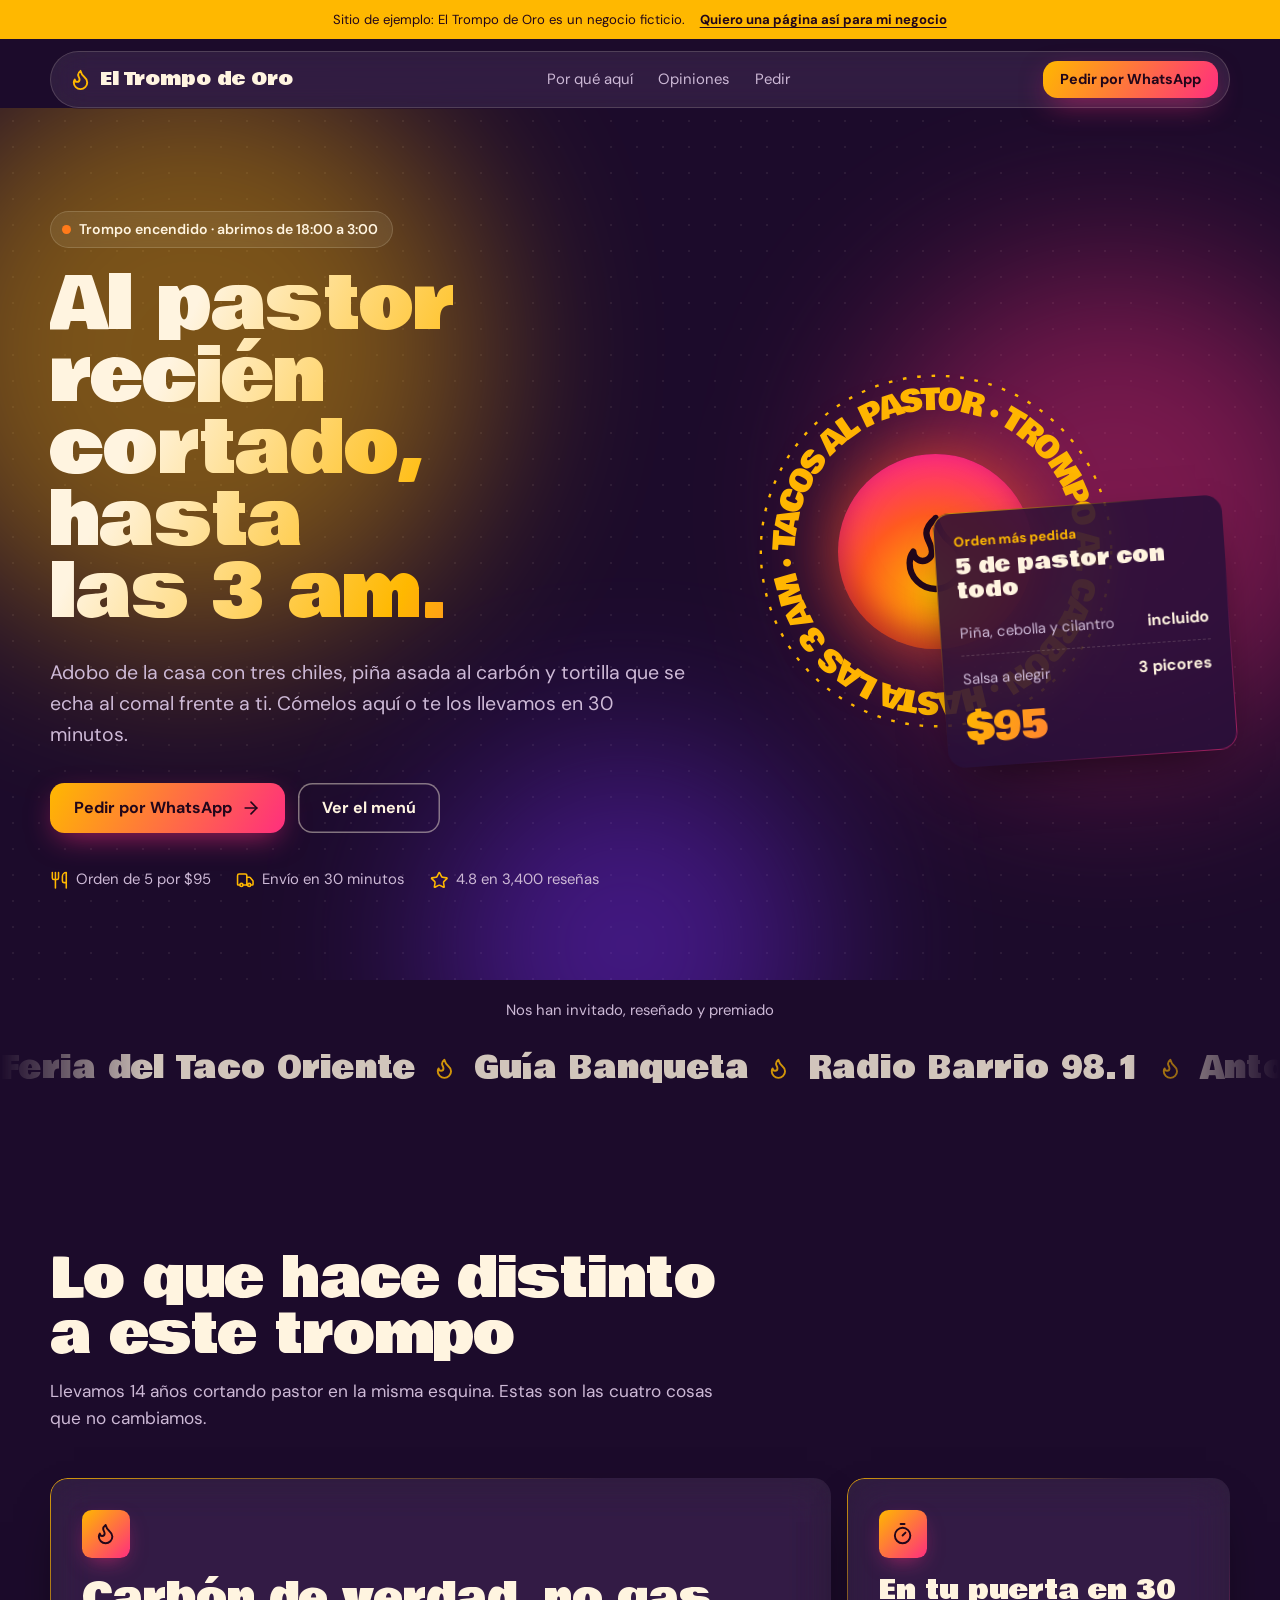
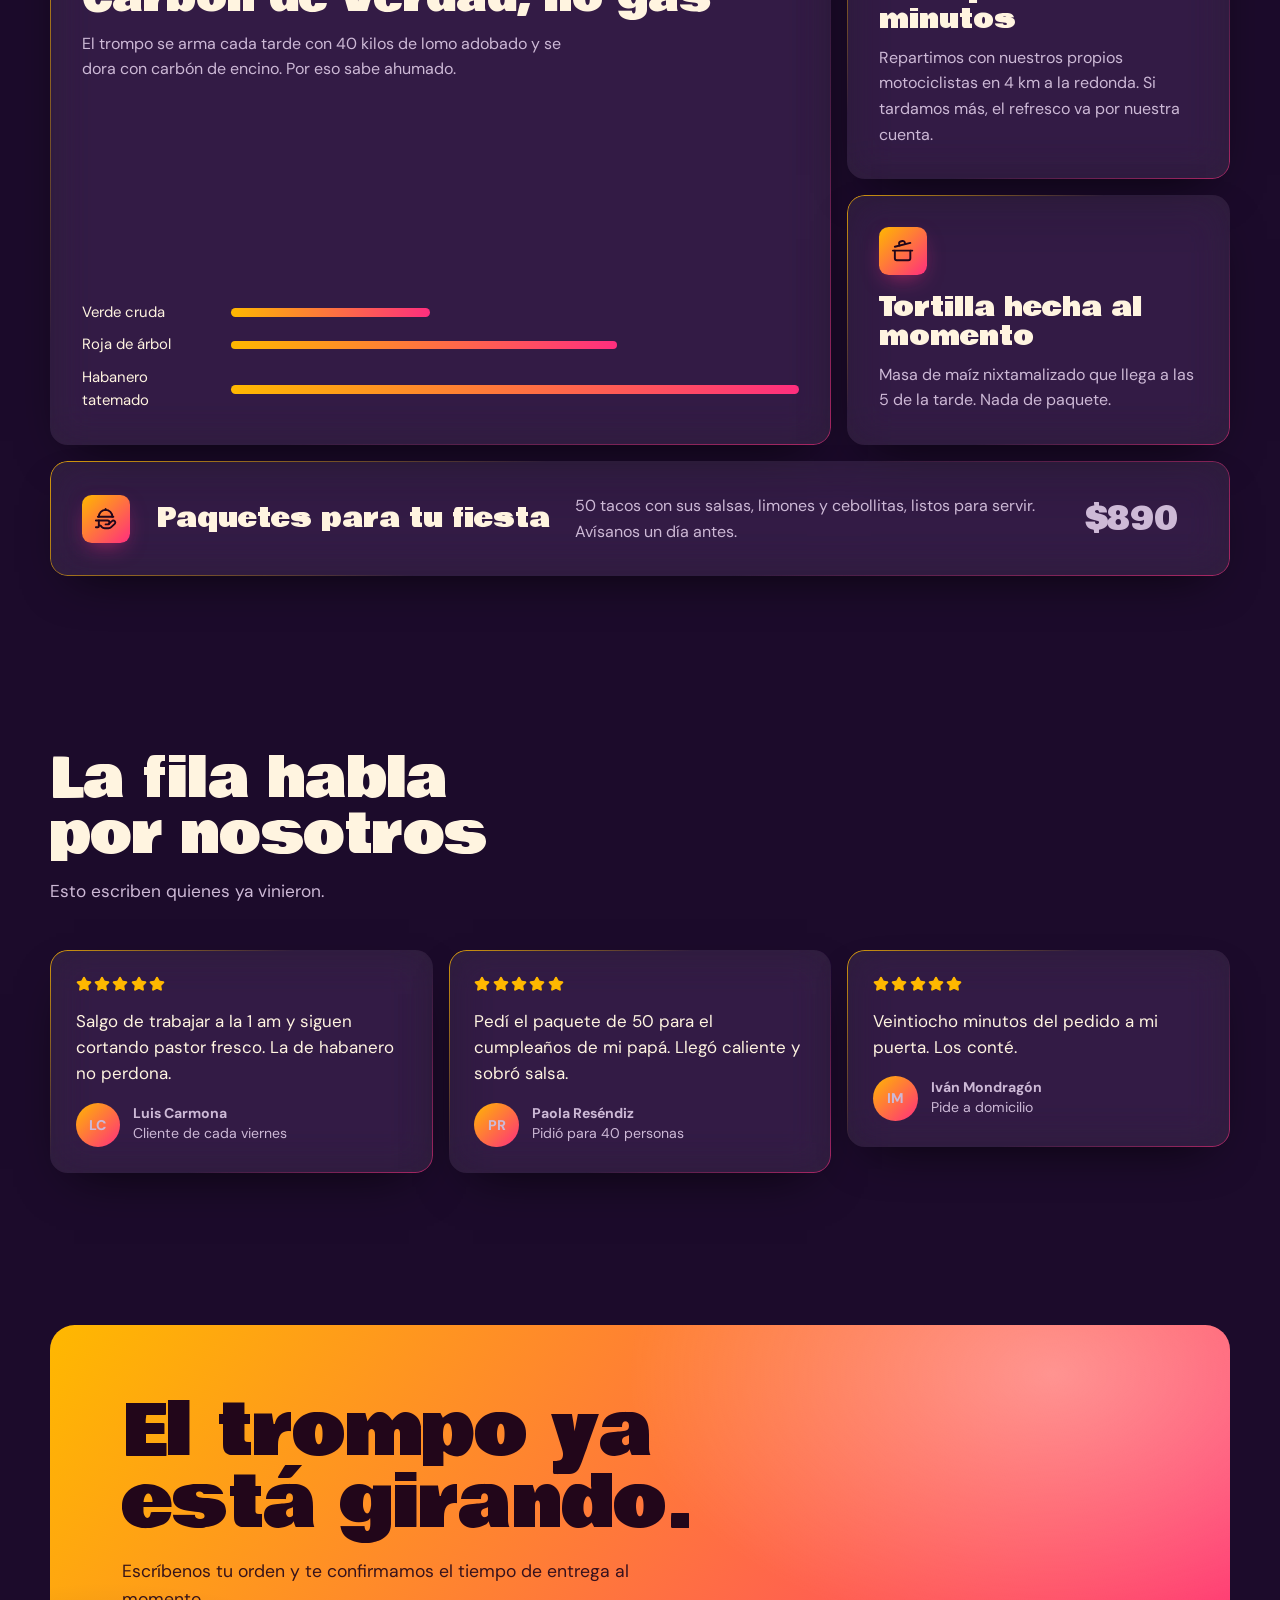
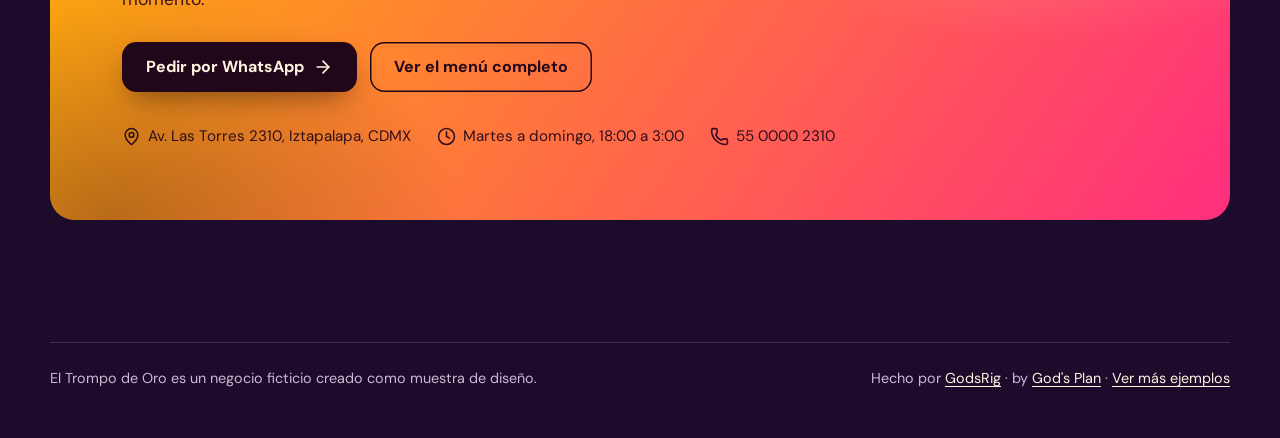
<file: ejemplos/taqueria.html>
<!DOCTYPE html>
<html lang="es-MX">
<head>
<meta charset="UTF-8">
<meta name="viewport" content="width=device-width, initial-scale=1">
<title>El Trompo de Oro | Tacos al pastor hasta las 3 am · Iztapalapa</title>
<meta name="description" content="Taquería en Iztapalapa: pastor al carbón recién cortado, tortilla hecha al momento y envío en 30 minutos hasta las 3 de la mañana.">
<meta name="theme-color" content="#1c0b2b">
<link rel="canonical" href="https://rig.godsplan.dev/ejemplos/taqueria.html">
<link rel="icon" type="image/svg+xml" href="data:image/svg+xml,%3Csvg%20xmlns%3D%27http%3A//www.w3.org/2000/svg%27%20viewBox%3D%270%200%2064%2064%27%3E%3Crect%20width%3D%2764%27%20height%3D%2764%27%20rx%3D%2716%27%20fill%3D%27%231c0b2b%27/%3E%3Ctext%20x%3D%2732%27%20y%3D%2744%27%20font-size%3D%2734%27%20font-family%3D%27Arial%27%20font-weight%3D%27900%27%20text-anchor%3D%27middle%27%20fill%3D%27%23ffb800%27%3EE%3C/text%3E%3C/svg%3E">
<meta property="og:type" content="website">
<meta property="og:locale" content="es_MX">
<meta property="og:title" content="El Trompo de Oro | Tacos al pastor hasta las 3 am · Iztapalapa">
<meta property="og:description" content="Taquería en Iztapalapa: pastor al carbón recién cortado, tortilla hecha al momento y envío en 30 minutos hasta las 3 de la mañana.">
<link rel="preconnect" href="https://fonts.googleapis.com">
<link rel="preconnect" href="https://fonts.gstatic.com" crossorigin>
<link href="https://fonts.googleapis.com/css2?family=Bowlby+One&family=DM+Sans:opsz,wght@9..40,400..800&display=swap" rel="stylesheet">
<script>document.documentElement.classList.add('js')</script>
<style>
/* ===== Colores, tipografías y forma de este negocio (cambia esto para adaptar la página) ===== */
:root{--bg:#1c0b2b;--ink:#fff4e0;--muted:#cdb9d6;--a1:#ffb800;--a2:#ff2e7e;--a3:#7a2cff;--on-a:#22061a;--inv-ink:#fff4e0;--glass:rgba(255,244,224,.08);--line:rgba(255,244,224,.16);--line-strong:rgba(255,244,224,.45);--edge1:rgba(255,184,0,.8);--edge2:rgba(255,46,126,.6);--spot:rgba(255,46,126,.2);--glow:rgba(255,46,126,.65);--shadow:0 20px 50px -24px rgba(0,0,0,.8);--shadow-h:0 30px 70px -22px rgba(255,46,126,.45);--r:1.1rem;--btn-r:.9rem;--font-d:'Bowlby One',Impact,sans-serif;--font-b:'DM Sans',system-ui,sans-serif;--h1:clamp(2.3rem,6vw,4.5rem);--h-w:400;--h-ls:-.01em;--h1-lh:1;--h3-w:400;--h3-ls:0;--mq-w:400;--mq-ls:.01em;--logo-w:400;--h-from:#fff4e0;--h-via:#ffb800;--h-to:#ff2e7e;--demo-bg:#ffb800;--demo-ink:#22061a;--blob-o:.42;--solid:rgba(40,16,58,.86);--live:#ff7a1a;--toast-bg:#fff4e0;--toast-ink:#22061a}
/* ===== Estilos base de la página ===== */
*,*::before,*::after{box-sizing:border-box}
html{scroll-behavior:smooth;-webkit-text-size-adjust:100%}
body{margin:0;background:var(--bg);color:var(--ink);font-family:var(--font-b);font-size:1rem;line-height:1.6;overflow-x:hidden;-webkit-font-smoothing:antialiased}
img,svg{display:block}
a{color:inherit;text-decoration:none}
h1,h2,h3,p,ul{margin:0}
ul{padding:0;list-style:none}
:focus-visible{outline:2px solid var(--a1);outline-offset:3px;border-radius:6px}
.wrap{width:min(1180px,100% - 2.5rem);margin-inline:auto}
.ic{width:1.25em;height:1.25em;flex:none}

/* Franja de ejemplo */
.demo{display:flex;flex-wrap:wrap;justify-content:center;align-items:center;gap:.35rem .9rem;padding:.55rem 1rem;font-size:.82rem;background:var(--demo-bg);color:var(--demo-ink);text-align:center}
.demo a{font-weight:700;text-decoration:underline;text-underline-offset:3px}

/* Navegación */
.nav{position:sticky;top:.75rem;z-index:40;margin-top:.75rem}
.nav-in{display:flex;align-items:center;justify-content:space-between;gap:1rem;padding:.6rem .7rem .6rem 1.1rem;border-radius:999px;background:var(--glass);border:1px solid var(--line);backdrop-filter:blur(18px) saturate(1.4);-webkit-backdrop-filter:blur(18px) saturate(1.4)}
.logo{white-space:nowrap;display:flex;align-items:center;gap:.55rem;font-family:var(--font-d);font-weight:var(--logo-w,800);font-size:1.15rem;letter-spacing:var(--logo-ls,0)}
.logo .ic{color:var(--a1)}
.nav-links{display:none;gap:1.6rem;font-size:.93rem;color:var(--muted)}
.nav-links a:hover{color:var(--ink)}
.nav .btn{white-space:nowrap}
@media(min-width:820px){.nav-links{display:flex}}

/* Botones */
.btn{position:relative;display:inline-flex;align-items:center;justify-content:center;gap:.55rem;padding:.95rem 1.5rem;border-radius:var(--btn-r,999px);font-weight:700;font-size:1rem;line-height:1.1;cursor:pointer;border:0;font-family:inherit;overflow:hidden;transition:transform .25s cubic-bezier(.2,.8,.2,1),box-shadow .25s,background .25s,border-color .25s}
.btn-sm{padding:.65rem 1.05rem;font-size:.9rem}
.btn-p{background:linear-gradient(120deg,var(--a1),var(--a2));color:var(--on-a);box-shadow:0 10px 30px -8px var(--glow)}
.btn-p::after{content:"";position:absolute;inset:0;background:linear-gradient(100deg,transparent 30%,rgba(255,255,255,.45) 50%,transparent 70%);transform:translateX(-120%);transition:transform .7s}
.btn-p:hover{transform:translateY(-3px);box-shadow:0 18px 40px -8px var(--glow)}
.btn-p:hover::after{transform:translateX(120%)}
.btn-g{background:transparent;color:var(--ink);box-shadow:inset 0 0 0 1.5px var(--line-strong)}
.btn-g:hover{background:var(--glass);box-shadow:inset 0 0 0 1.5px var(--ink);transform:translateY(-3px)}

/* Hero */
.hero{position:relative;padding:clamp(3rem,8vw,6.5rem) 0 clamp(3rem,7vw,5.5rem);isolation:isolate}
.blobs{position:absolute;inset:0;z-index:-1;overflow:hidden;pointer-events:none}
.blobs i{position:absolute;border-radius:50%;filter:blur(90px);opacity:var(--blob-o,.55);animation:drift 18s ease-in-out infinite alternate}
.blobs i:nth-child(1){width:46vw;height:46vw;max-width:620px;max-height:620px;left:-8%;top:-6%;background:var(--a1)}
.blobs i:nth-child(2){width:38vw;height:38vw;max-width:520px;max-height:520px;right:-6%;top:18%;background:var(--a2);animation-duration:23s;animation-direction:alternate-reverse}
.blobs i:nth-child(3){width:30vw;height:30vw;max-width:420px;max-height:420px;left:34%;bottom:-18%;background:var(--a3,var(--a1));animation-duration:27s}
@keyframes drift{to{transform:translate3d(6%,8%,0) scale(1.12)}}
.hero-grid{display:grid;gap:clamp(2.5rem,6vw,4rem);align-items:center}
@media(min-width:960px){.hero-grid{grid-template-columns:minmax(0,1.15fr) minmax(0,.85fr)}}
.kicker{display:inline-flex;align-items:center;gap:.5rem;padding:.4rem .85rem .4rem .7rem;border-radius:999px;background:var(--glass);border:1px solid var(--line);font-size:.88rem;font-weight:600;backdrop-filter:blur(10px);-webkit-backdrop-filter:blur(10px)}
.kicker .dot{width:.55rem;height:.55rem;border-radius:50%;background:var(--live,#2fd27a);box-shadow:0 0 0 0 var(--live,#2fd27a);animation:ping 2s infinite}
@keyframes ping{70%{box-shadow:0 0 0 .55rem transparent}100%{box-shadow:0 0 0 0 transparent}}
h1{font-family:var(--font-d);font-weight:var(--h-w,800);font-size:var(--h1);line-height:var(--h1-lh,.95);letter-spacing:var(--h-ls,-.03em);margin:1.4rem 0 1.3rem;text-wrap:balance;background:linear-gradient(115deg,var(--h-from) 20%,var(--h-via,var(--a1)) 62%,var(--h-to) 100%);-webkit-background-clip:text;background-clip:text;color:transparent;padding-bottom:.08em;text-transform:var(--h-tt,none)}
.lead{font-size:clamp(1.05rem,1.6vw,1.22rem);color:var(--muted);max-width:54ch}
.cta-row{display:flex;flex-wrap:wrap;gap:.8rem;margin-top:2rem}
@media(max-width:480px){.cta-row .btn{flex:1 1 100%}}
.facts{display:flex;flex-wrap:wrap;gap:.7rem 1.6rem;margin-top:2.2rem;font-size:.93rem;color:var(--muted)}
.facts li{display:flex;align-items:center;gap:.45rem}
.facts .ic{color:var(--a1)}
.hero-art{position:relative;min-height:340px;display:grid;place-items:center}

/* Entrada del hero */
.in{animation:rise .9s cubic-bezier(.2,.8,.2,1) both;animation-delay:calc(var(--i,0)*110ms + 120ms)}
@keyframes rise{from{opacity:0;transform:translateY(34px);filter:blur(6px)}}

/* Vidrio */
.glass{position:relative;background:var(--glass);border-radius:var(--r);backdrop-filter:blur(20px) saturate(1.5);-webkit-backdrop-filter:blur(20px) saturate(1.5);box-shadow:var(--shadow)}
.glass.solid{background:var(--solid)}
.glass::before{content:"";position:absolute;inset:0;border-radius:inherit;padding:1px;background:linear-gradient(140deg,var(--edge1),transparent 38%,transparent 62%,var(--edge2));-webkit-mask:linear-gradient(#000 0 0) content-box,linear-gradient(#000 0 0);-webkit-mask-composite:xor;mask:linear-gradient(#000 0 0) content-box exclude,linear-gradient(#000 0 0);pointer-events:none}

/* Marquesina */
.mq{padding:1.2rem 0 clamp(3rem,6vw,4.5rem)}
.mq-label{text-align:center;color:var(--muted);font-size:.93rem;margin-bottom:1.3rem}
.marquee{overflow:hidden;-webkit-mask-image:linear-gradient(90deg,transparent,#000 12%,#000 88%,transparent);mask-image:linear-gradient(90deg,transparent,#000 12%,#000 88%,transparent)}
.track{display:flex;width:max-content;animation:slide var(--mq-t,38s) linear infinite}
.marquee:hover .track{animation-play-state:paused}
.track span{display:flex;align-items:center;gap:1.1rem;padding-right:1.1rem;font-family:var(--font-d);font-weight:var(--mq-w,700);font-size:clamp(1.25rem,2.6vw,1.9rem);letter-spacing:var(--mq-ls,-.01em);white-space:nowrap;color:var(--mq-ink,var(--ink));opacity:.8;text-transform:var(--mq-tt,none)}
.track .ic{width:.75em;height:.75em;color:var(--a1)}
@keyframes slide{to{transform:translateX(-50%)}}

/* Secciones */
.sec{padding:clamp(3rem,7vw,5.5rem) 0}
.sec-head{max-width:46rem;margin-bottom:clamp(1.8rem,4vw,2.8rem)}
h2{font-family:var(--font-d);font-weight:var(--h-w,800);font-size:var(--h2,clamp(2rem,5vw,3.4rem));line-height:1.02;letter-spacing:var(--h-ls,-.03em);text-wrap:balance;text-transform:var(--h-tt,none)}
.sec-head p{color:var(--muted);margin-top:.9rem;font-size:1.08rem;max-width:56ch}

/* Bento */
.bento{display:grid;gap:1rem;perspective:1400px}
.card{padding:clamp(1.4rem,2.6vw,2rem);display:flex;flex-direction:column;gap:.7rem;min-height:210px;transform:perspective(900px) rotateX(var(--rx,0deg)) rotateY(var(--ry,0deg)) scale(var(--sc,1));transition:transform .35s cubic-bezier(.2,.8,.2,1),box-shadow .35s;will-change:transform;overflow:hidden}
.card::after{content:"";position:absolute;inset:0;border-radius:inherit;background:radial-gradient(420px circle at var(--mx,50%) var(--my,0%),var(--spot),transparent 60%);opacity:0;transition:opacity .35s;pointer-events:none}
.card:hover{--sc:1.02;box-shadow:var(--shadow-h)}
.card:hover::after{opacity:1}
.card>*{position:relative;z-index:1}
.card-ic{width:3rem;height:3rem;border-radius:calc(var(--r)*.55);display:grid;place-items:center;background:linear-gradient(135deg,var(--a1),var(--a2));color:var(--on-a);box-shadow:0 8px 22px -8px var(--glow);margin-bottom:.4rem;transition:transform .35s cubic-bezier(.2,.8,.2,1)}
.card:hover .card-ic{transform:translateY(-4px) rotate(-6deg)}
.card-ic .ic{width:1.45rem;height:1.45rem}
h3{font-family:var(--font-d);font-weight:var(--h3-w,700);font-size:clamp(1.3rem,2.2vw,1.65rem);line-height:1.1;letter-spacing:var(--h3-ls,-.02em);text-transform:var(--h-tt,none)}
.card p{color:var(--muted);max-width:44ch}
.card .extra{margin-top:auto;padding-top:1rem}
.c1{grid-area:a}.c2{grid-area:b}.c3{grid-area:c}.c4{grid-area:d}
.bento{grid-template-areas:"a" "b" "c" "d"}
@media(min-width:640px) and (max-width:959px){.bento{grid-template-columns:1fr 1fr;grid-template-areas:"a a" "b c" "d d"}}
.rows{display:grid;gap:.1rem}
.rows li{display:flex;justify-content:space-between;align-items:baseline;gap:1rem;padding:.55rem 0;border-bottom:1px dashed var(--line)}
.rows li:last-child{border-bottom:0}
.rows b{font-weight:700}
.rows span{color:var(--muted);font-size:.93rem}
.chips{display:flex;flex-wrap:wrap;gap:.45rem}
.chips li{padding:.3rem .7rem;border-radius:999px;border:1px solid var(--line);font-size:.85rem;background:var(--chip,transparent)}

/* Reseñas */
.revs{display:grid;gap:1rem}
@media(min-width:860px){.revs{grid-template-columns:repeat(3,1fr);align-items:start}.revs .rev:nth-child(2){margin-top:2.2rem}}
.rev{padding:1.6rem;display:flex;flex-direction:column;gap:1rem;transition:transform .35s cubic-bezier(.2,.8,.2,1)}
.rev:hover{transform:translateY(-6px)}
.stars{display:flex;gap:.15rem;color:var(--star,var(--a1))}
.stars .ic{width:1rem;height:1rem;fill:currentColor}
.rev blockquote{margin:0;font-size:1.06rem;line-height:1.55}
.who{display:flex;align-items:center;gap:.8rem;margin-top:auto}
.av{width:2.8rem;height:2.8rem;border-radius:50%;display:grid;place-items:center;font-weight:800;font-size:.95rem;color:var(--on-a);background:linear-gradient(135deg,var(--a1),var(--a2));flex:none}
.who b{display:block;line-height:1.2}
.who span{color:var(--muted);font-size:.88rem}

/* Cierre */
.final{padding:clamp(2rem,5vw,4rem) 0 clamp(3.5rem,7vw,6rem)}
.final-box{position:relative;overflow:hidden;border-radius:calc(var(--r)*1.4);padding:clamp(2.2rem,6vw,4.5rem);background:linear-gradient(125deg,var(--a1),var(--a2));color:var(--on-a);isolation:isolate}
.final-box::before{content:"";position:absolute;inset:0;z-index:-1;background:radial-gradient(60% 90% at 85% 10%,rgba(255,255,255,.35),transparent 60%),radial-gradient(50% 80% at 5% 100%,rgba(0,0,0,.28),transparent 60%)}
.final-box h2{font-size:clamp(2.2rem,6vw,4.4rem);max-width:16ch}
.final-box p{margin-top:1rem;max-width:48ch;font-size:1.1rem;opacity:.9}
.final-box .cta-row{margin-top:1.8rem}
.btn-inv{background:var(--on-a);color:var(--inv-ink);box-shadow:0 12px 30px -10px rgba(0,0,0,.5)}
.btn-inv:hover{transform:translateY(-3px)}
.btn-gi{background:transparent;color:var(--on-a);box-shadow:inset 0 0 0 1.5px currentColor}
.btn-gi:hover{background:rgba(255,255,255,.16);transform:translateY(-3px)}
.final-meta{display:flex;flex-wrap:wrap;gap:.6rem 1.6rem;margin-top:2rem;font-size:.95rem;opacity:.92}
.final-meta li{display:flex;align-items:center;gap:.45rem}

footer{padding:2rem 0 3rem;color:var(--muted);font-size:.9rem}
.foot{display:flex;flex-wrap:wrap;justify-content:space-between;gap:.8rem 2rem;padding-top:1.5rem;border-top:1px solid var(--line)}
.foot a{color:var(--ink);text-decoration:underline;text-underline-offset:3px}

/* Aviso de demo */
.toast{visibility:hidden;opacity:0;position:fixed;left:50%;bottom:1.4rem;z-index:60;transform:translate(-50%,150%);max-width:min(30rem,calc(100% - 2rem));padding:.9rem 1.2rem;border-radius:1rem;background:var(--toast-bg,#111);color:var(--toast-ink,#fff);font-size:.93rem;box-shadow:0 20px 50px -10px rgba(0,0,0,.5);transition:transform .45s cubic-bezier(.2,.8,.2,1),opacity .3s,visibility .45s}
.toast.on{transform:translate(-50%,0);opacity:1;visibility:visible}
.toast a{font-weight:700;text-decoration:underline}

/* Aparición al hacer scroll (solo si hay JS) */
.js [data-reveal]{opacity:0;translate:0 30px;transition:opacity .8s cubic-bezier(.2,.8,.2,1),translate .8s cubic-bezier(.2,.8,.2,1);transition-delay:var(--d,0ms)}
.js [data-reveal].is-in{opacity:1;translate:0 0}

@media(prefers-reduced-motion:reduce){
  *,*::before,*::after{animation-duration:.01ms!important;animation-iteration-count:1!important;transition-duration:.01ms!important;scroll-behavior:auto!important}
  .js [data-reveal]{opacity:1;translate:0 0}
  .track{animation:none;flex-wrap:wrap;justify-content:center;width:auto;row-gap:.6rem}
  .track span[aria-hidden]{display:none}
}

/* ===== Detalles propios de este negocio ===== */
.hero{background-image:radial-gradient(rgba(255,244,224,.07) 1.5px,transparent 1.5px);background-size:26px 26px}
.hero-art{min-height:430px}
.seal{position:relative;width:min(86%,360px);aspect-ratio:1;margin-right:auto;color:var(--a1)}
.seal svg{width:100%;height:100%;animation:spin 28s linear infinite}
.seal text{font-family:var(--font-d);font-size:25px;fill:currentColor;letter-spacing:1px}
@keyframes spin{to{transform:rotate(360deg)}}
.core{position:absolute;inset:23%;border-radius:50%;display:grid;place-items:center;background:radial-gradient(circle at 50% 70%,#ffb800,#ff5a1f 45%,#ff2e7e 80%);box-shadow:0 0 70px rgba(255,90,31,.7),inset 0 -14px 30px rgba(120,0,40,.5);color:#22061a;animation:ember 2.6s ease-in-out infinite}
.core .ic{width:46%;height:46%;stroke-width:1.7}
@keyframes ember{50%{box-shadow:0 0 110px rgba(255,120,31,.95),inset 0 -14px 30px rgba(120,0,40,.5);transform:scale(1.035)}}
.order{position:absolute;right:0;bottom:.5rem;width:min(72%,290px);padding:1.2rem 1.25rem;transform:rotate(-4deg);animation:bob 6s ease-in-out infinite}
@keyframes bob{50%{transform:rotate(-2deg) translateY(-10px)}}
.o-top{font-size:.84rem;color:var(--a1);font-weight:700}
.o-name{font-family:var(--font-d);font-size:1.3rem;line-height:1.15;margin:.2rem 0 .5rem}
.o-price{font-family:var(--font-d);font-size:2.4rem;line-height:1;margin-top:.5rem;background:linear-gradient(120deg,var(--a1),var(--a2));-webkit-background-clip:text;background-clip:text;color:transparent}
.heat{display:grid;gap:.55rem}
.heat li{display:grid;grid-template-columns:8.5rem 1fr;align-items:center;gap:.8rem;font-size:.93rem}
.heat i{height:.55rem;border-radius:9px;background:linear-gradient(90deg,var(--a1),var(--a2));width:var(--w)}
@media(min-width:960px){.bento{grid-template-columns:repeat(3,1fr);grid-template-areas:"a a b" "a a c" "d d d"}.c4{flex-direction:row;align-items:center;gap:1.6rem;min-height:0}.c4 .card-ic{margin:0;flex:none}.c4 h3{flex:0 1 auto}.c4 p{flex:1}.c4 .extra{margin:0;padding:0;flex:none}}
.c1 h3{font-size:clamp(1.6rem,3.2vw,2.5rem)}
.pack{font-family:var(--font-d);font-size:2rem;line-height:1;color:var(--a1)}
@media(max-width:520px){.nav .btn{display:none}.nav-in{padding:.85rem 1.1rem}}
</style>
</head>
<body>
<!-- Página de ejemplo hecha por GodsRig · by God's Plan. El negocio y las reseñas son ficticios. -->
<p class="demo">Sitio de ejemplo: El Trompo de Oro es un negocio ficticio. <a href="https://wa.me/525510590927?text=Hola%2C%20vi%20el%20ejemplo%20de%20El%20Trompo%20de%20Oro%20en%20GodsRig%20y%20quiero%20una%20p%C3%A1gina%20as%C3%AD%20para%20mi%20negocio." target="_blank" rel="noopener">Quiero una página así para mi negocio</a></p>

<header class="nav wrap">
  <div class="nav-in">
    <a class="logo" href="#inicio"><svg class="ic" viewBox="0 0 24 24" fill="none" stroke="currentColor" stroke-width="2" stroke-linecap="round" stroke-linejoin="round" aria-hidden="true"><path d="M12 3q1 4 4 6.5t3 5.5a1 1 0 0 1-14 0 5 5 0 0 1 1-3 1 1 0 0 0 5 0c0-2-1.5-3-1.5-5q0-2 2.5-4" /></svg>El Trompo de Oro</a>
    <nav class="nav-links" aria-label="Secciones"><a href="#beneficios">Por qué aquí</a><a href="#opiniones">Opiniones</a><a href="#cierre">Pedir</a></nav>
    <a class="btn btn-p btn-sm" href="#cierre">Pedir por WhatsApp</a>
  </div>
</header>

<main id="inicio">
  <section class="hero">
    <div class="blobs" aria-hidden="true"><i></i><i></i><i></i></div>
    <div class="wrap hero-grid">
      <div>
        <p class="kicker in" style="--i:0"><span class="dot"></span>Trompo encendido · abrimos de 18:00 a 3:00</p>
        <h1 class="in" style="--i:1">Al pastor recién cortado, hasta las 3 am.</h1>
        <p class="lead in" style="--i:2">Adobo de la casa con tres chiles, piña asada al carbón y tortilla que se echa al comal frente a ti. Cómelos aquí o te los llevamos en 30 minutos.</p>
        <div class="cta-row in" style="--i:3">
          <a class="btn btn-p" href="#cierre">Pedir por WhatsApp<svg class="ic" viewBox="0 0 24 24" fill="none" stroke="currentColor" stroke-width="2" stroke-linecap="round" stroke-linejoin="round" aria-hidden="true"><path d="M5 12h14" /> <path d="m12 5 7 7-7 7" /></svg></a>
          <a class="btn btn-g" href="#beneficios">Ver el menú</a>
        </div>
        <ul class="facts in" style="--i:4"><li><svg class="ic" viewBox="0 0 24 24" fill="none" stroke="currentColor" stroke-width="2" stroke-linecap="round" stroke-linejoin="round" aria-hidden="true"><path d="M3 2v7c0 1.1.9 2 2 2h4a2 2 0 0 0 2-2V2" /> <path d="M7 2v20" /> <path d="M21 15V2a5 5 0 0 0-5 5v6c0 1.1.9 2 2 2h3Zm0 0v7" /></svg>Orden de 5 por $95</li><li><svg class="ic" viewBox="0 0 24 24" fill="none" stroke="currentColor" stroke-width="2" stroke-linecap="round" stroke-linejoin="round" aria-hidden="true"><path d="M14 18V6a2 2 0 0 0-2-2H4a2 2 0 0 0-2 2v11a1 1 0 0 0 1 1h2" /> <path d="M15 18H9" /> <path d="M19 18h2a1 1 0 0 0 1-1v-3.65a1 1 0 0 0-.22-.624l-3.48-4.35A1 1 0 0 0 17.52 8H14" /> <circle cx="17" cy="18" r="2" /> <circle cx="7" cy="18" r="2" /></svg>Envío en 30 minutos</li><li><svg class="ic" viewBox="0 0 24 24" fill="none" stroke="currentColor" stroke-width="2" stroke-linecap="round" stroke-linejoin="round" aria-hidden="true"><path d="M11.525 2.295a.53.53 0 0 1 .95 0l2.31 4.679a2.123 2.123 0 0 0 1.595 1.16l5.166.756a.53.53 0 0 1 .294.904l-3.736 3.638a2.123 2.123 0 0 0-.611 1.878l.882 5.14a.53.53 0 0 1-.771.56l-4.618-2.428a2.122 2.122 0 0 0-1.973 0L6.396 21.01a.53.53 0 0 1-.77-.56l.881-5.139a2.122 2.122 0 0 0-.611-1.879L2.16 9.795a.53.53 0 0 1 .294-.906l5.165-.755a2.122 2.122 0 0 0 1.597-1.16z" /></svg>4.8 en 3,400 reseñas</li></ul>
      </div>
      <div class="hero-art in" style="--i:3">
        <div class="seal" aria-hidden="true">
          <svg viewBox="0 0 300 300"><defs><path id="circ" d="M150,150 m-118,0 a118,118 0 1,1 236,0 a118,118 0 1,1 -236,0"/></defs>
            <circle cx="150" cy="150" r="146" fill="none" stroke="currentColor" stroke-width="2" stroke-dasharray="3 9"/>
            <text><textPath href="#circ" textLength="738">TACOS AL PASTOR · TROMPO AL CARBÓN · HASTA LAS 3 AM · </textPath></text></svg>
          <div class="core"><svg class="ic" viewBox="0 0 24 24" fill="none" stroke="currentColor" stroke-width="2" stroke-linecap="round" stroke-linejoin="round" aria-hidden="true"><path d="M12 3q1 4 4 6.5t3 5.5a1 1 0 0 1-14 0 5 5 0 0 1 1-3 1 1 0 0 0 5 0c0-2-1.5-3-1.5-5q0-2 2.5-4" /></svg></div>
        </div>
        <div class="order glass solid">
          <p class="o-top">Orden más pedida</p>
          <p class="o-name">5 de pastor con todo</p>
          <ul class="rows"><li><span>Piña, cebolla y cilantro</span><b>incluido</b></li><li><span>Salsa a elegir</span><b>3 picores</b></li></ul>
          <p class="o-price">$95</p>
        </div>
      </div>
    </div>
  </section>

  <section class="mq" aria-label="Nos han invitado, reseñado y premiado">
    <p class="mq-label" data-reveal>Nos han invitado, reseñado y premiado</p>
    <div class="marquee" data-reveal><div class="track"><span>Feria del Taco Oriente<svg class="ic" viewBox="0 0 24 24" fill="none" stroke="currentColor" stroke-width="2" stroke-linecap="round" stroke-linejoin="round" aria-hidden="true"><path d="M12 3q1 4 4 6.5t3 5.5a1 1 0 0 1-14 0 5 5 0 0 1 1-3 1 1 0 0 0 5 0c0-2-1.5-3-1.5-5q0-2 2.5-4" /></svg></span><span>Guía Banqueta<svg class="ic" viewBox="0 0 24 24" fill="none" stroke="currentColor" stroke-width="2" stroke-linecap="round" stroke-linejoin="round" aria-hidden="true"><path d="M12 3q1 4 4 6.5t3 5.5a1 1 0 0 1-14 0 5 5 0 0 1 1-3 1 1 0 0 0 5 0c0-2-1.5-3-1.5-5q0-2 2.5-4" /></svg></span><span>Radio Barrio 98.1<svg class="ic" viewBox="0 0 24 24" fill="none" stroke="currentColor" stroke-width="2" stroke-linecap="round" stroke-linejoin="round" aria-hidden="true"><path d="M12 3q1 4 4 6.5t3 5.5a1 1 0 0 1-14 0 5 5 0 0 1 1-3 1 1 0 0 0 5 0c0-2-1.5-3-1.5-5q0-2 2.5-4" /></svg></span><span>Antojo Ya<svg class="ic" viewBox="0 0 24 24" fill="none" stroke="currentColor" stroke-width="2" stroke-linecap="round" stroke-linejoin="round" aria-hidden="true"><path d="M12 3q1 4 4 6.5t3 5.5a1 1 0 0 1-14 0 5 5 0 0 1 1-3 1 1 0 0 0 5 0c0-2-1.5-3-1.5-5q0-2 2.5-4" /></svg></span><span>Mercado Noche Viva<svg class="ic" viewBox="0 0 24 24" fill="none" stroke="currentColor" stroke-width="2" stroke-linecap="round" stroke-linejoin="round" aria-hidden="true"><path d="M12 3q1 4 4 6.5t3 5.5a1 1 0 0 1-14 0 5 5 0 0 1 1-3 1 1 0 0 0 5 0c0-2-1.5-3-1.5-5q0-2 2.5-4" /></svg></span><span>Revista Comal<svg class="ic" viewBox="0 0 24 24" fill="none" stroke="currentColor" stroke-width="2" stroke-linecap="round" stroke-linejoin="round" aria-hidden="true"><path d="M12 3q1 4 4 6.5t3 5.5a1 1 0 0 1-14 0 5 5 0 0 1 1-3 1 1 0 0 0 5 0c0-2-1.5-3-1.5-5q0-2 2.5-4" /></svg></span><span>Ruta del Pastor<svg class="ic" viewBox="0 0 24 24" fill="none" stroke="currentColor" stroke-width="2" stroke-linecap="round" stroke-linejoin="round" aria-hidden="true"><path d="M12 3q1 4 4 6.5t3 5.5a1 1 0 0 1-14 0 5 5 0 0 1 1-3 1 1 0 0 0 5 0c0-2-1.5-3-1.5-5q0-2 2.5-4" /></svg></span><span aria-hidden="true">Feria del Taco Oriente<svg class="ic" viewBox="0 0 24 24" fill="none" stroke="currentColor" stroke-width="2" stroke-linecap="round" stroke-linejoin="round" aria-hidden="true"><path d="M12 3q1 4 4 6.5t3 5.5a1 1 0 0 1-14 0 5 5 0 0 1 1-3 1 1 0 0 0 5 0c0-2-1.5-3-1.5-5q0-2 2.5-4" /></svg></span><span aria-hidden="true">Guía Banqueta<svg class="ic" viewBox="0 0 24 24" fill="none" stroke="currentColor" stroke-width="2" stroke-linecap="round" stroke-linejoin="round" aria-hidden="true"><path d="M12 3q1 4 4 6.5t3 5.5a1 1 0 0 1-14 0 5 5 0 0 1 1-3 1 1 0 0 0 5 0c0-2-1.5-3-1.5-5q0-2 2.5-4" /></svg></span><span aria-hidden="true">Radio Barrio 98.1<svg class="ic" viewBox="0 0 24 24" fill="none" stroke="currentColor" stroke-width="2" stroke-linecap="round" stroke-linejoin="round" aria-hidden="true"><path d="M12 3q1 4 4 6.5t3 5.5a1 1 0 0 1-14 0 5 5 0 0 1 1-3 1 1 0 0 0 5 0c0-2-1.5-3-1.5-5q0-2 2.5-4" /></svg></span><span aria-hidden="true">Antojo Ya<svg class="ic" viewBox="0 0 24 24" fill="none" stroke="currentColor" stroke-width="2" stroke-linecap="round" stroke-linejoin="round" aria-hidden="true"><path d="M12 3q1 4 4 6.5t3 5.5a1 1 0 0 1-14 0 5 5 0 0 1 1-3 1 1 0 0 0 5 0c0-2-1.5-3-1.5-5q0-2 2.5-4" /></svg></span><span aria-hidden="true">Mercado Noche Viva<svg class="ic" viewBox="0 0 24 24" fill="none" stroke="currentColor" stroke-width="2" stroke-linecap="round" stroke-linejoin="round" aria-hidden="true"><path d="M12 3q1 4 4 6.5t3 5.5a1 1 0 0 1-14 0 5 5 0 0 1 1-3 1 1 0 0 0 5 0c0-2-1.5-3-1.5-5q0-2 2.5-4" /></svg></span><span aria-hidden="true">Revista Comal<svg class="ic" viewBox="0 0 24 24" fill="none" stroke="currentColor" stroke-width="2" stroke-linecap="round" stroke-linejoin="round" aria-hidden="true"><path d="M12 3q1 4 4 6.5t3 5.5a1 1 0 0 1-14 0 5 5 0 0 1 1-3 1 1 0 0 0 5 0c0-2-1.5-3-1.5-5q0-2 2.5-4" /></svg></span><span aria-hidden="true">Ruta del Pastor<svg class="ic" viewBox="0 0 24 24" fill="none" stroke="currentColor" stroke-width="2" stroke-linecap="round" stroke-linejoin="round" aria-hidden="true"><path d="M12 3q1 4 4 6.5t3 5.5a1 1 0 0 1-14 0 5 5 0 0 1 1-3 1 1 0 0 0 5 0c0-2-1.5-3-1.5-5q0-2 2.5-4" /></svg></span></div></div>
  </section>

  <section class="sec" id="beneficios">
    <div class="wrap">
      <div class="sec-head" data-reveal><h2>Lo que hace distinto a este trompo</h2><p>Llevamos 14 años cortando pastor en la misma esquina. Estas son las cuatro cosas que no cambiamos.</p></div>
      <div class="bento">
<article class="card glass c1" data-tilt data-reveal><div class="card-ic"><svg class="ic" viewBox="0 0 24 24" fill="none" stroke="currentColor" stroke-width="2" stroke-linecap="round" stroke-linejoin="round" aria-hidden="true"><path d="M12 3q1 4 4 6.5t3 5.5a1 1 0 0 1-14 0 5 5 0 0 1 1-3 1 1 0 0 0 5 0c0-2-1.5-3-1.5-5q0-2 2.5-4" /></svg></div><h3>Carbón de verdad, no gas</h3><p>El trompo se arma cada tarde con 40 kilos de lomo adobado y se dora con carbón de encino. Por eso sabe ahumado.</p><div class="extra"><ul class="heat" aria-label="Picor de las salsas"><li>Verde cruda<i style="--w:35%"></i></li><li>Roja de árbol<i style="--w:68%"></i></li><li>Habanero tatemado<i style="--w:100%"></i></li></ul></div></article>
<article class="card glass c2" data-tilt data-reveal><div class="card-ic"><svg class="ic" viewBox="0 0 24 24" fill="none" stroke="currentColor" stroke-width="2" stroke-linecap="round" stroke-linejoin="round" aria-hidden="true"><line x1="10" x2="14" y1="2" y2="2" /> <line x1="12" x2="15" y1="14" y2="11" /> <circle cx="12" cy="14" r="8" /></svg></div><h3>En tu puerta en 30 minutos</h3><p>Repartimos con nuestros propios motociclistas en 4 km a la redonda. Si tardamos más, el refresco va por nuestra cuenta.</p></article>
<article class="card glass c3" data-tilt data-reveal><div class="card-ic"><svg class="ic" viewBox="0 0 24 24" fill="none" stroke="currentColor" stroke-width="2" stroke-linecap="round" stroke-linejoin="round" aria-hidden="true"><path d="M2 12h20" /> <path d="M20 12v8a2 2 0 0 1-2 2H6a2 2 0 0 1-2-2v-8" /> <path d="m4 8 16-4" /> <path d="m8.86 6.78-.45-1.81a2 2 0 0 1 1.45-2.43l1.94-.48a2 2 0 0 1 2.43 1.46l.45 1.8" /></svg></div><h3>Tortilla hecha al momento</h3><p>Masa de maíz nixtamalizado que llega a las 5 de la tarde. Nada de paquete.</p></article>
<article class="card glass c4" data-tilt data-reveal><div class="card-ic"><svg class="ic" viewBox="0 0 24 24" fill="none" stroke="currentColor" stroke-width="2" stroke-linecap="round" stroke-linejoin="round" aria-hidden="true"><path d="M12 3V2" /> <path d="m15.4 17.4 3.2-2.8a2 2 0 1 1 2.8 2.9l-3.6 3.3c-.7.8-1.7 1.2-2.8 1.2h-4c-1.1 0-2.1-.4-2.8-1.2l-1.302-1.464A1 1 0 0 0 6.151 19H5" /> <path d="M2 14h12a2 2 0 0 1 0 4h-2" /> <path d="M4 10h16" /> <path d="M5 10a7 7 0 0 1 14 0" /> <path d="M5 14v6a1 1 0 0 1-1 1H2" /></svg></div><h3>Paquetes para tu fiesta</h3><p>50 tacos con sus salsas, limones y cebollitas, listos para servir. Avísanos un día antes.</p><div class="extra"><p class="pack">$890</p></div></article>
      </div>
    </div>
  </section>

  <section class="sec" id="opiniones">
    <div class="wrap">
      <div class="sec-head" data-reveal><h2>La fila habla por nosotros</h2><p>Esto escriben quienes ya vinieron.</p></div>
      <div class="revs">
<figure class="rev glass" data-reveal style="margin:0"><div class="stars" role="img" aria-label="5 de 5 estrellas"><svg class="ic" viewBox="0 0 24 24" fill="none" stroke="currentColor" stroke-width="2" stroke-linecap="round" stroke-linejoin="round" aria-hidden="true"><path d="M11.525 2.295a.53.53 0 0 1 .95 0l2.31 4.679a2.123 2.123 0 0 0 1.595 1.16l5.166.756a.53.53 0 0 1 .294.904l-3.736 3.638a2.123 2.123 0 0 0-.611 1.878l.882 5.14a.53.53 0 0 1-.771.56l-4.618-2.428a2.122 2.122 0 0 0-1.973 0L6.396 21.01a.53.53 0 0 1-.77-.56l.881-5.139a2.122 2.122 0 0 0-.611-1.879L2.16 9.795a.53.53 0 0 1 .294-.906l5.165-.755a2.122 2.122 0 0 0 1.597-1.16z" /></svg><svg class="ic" viewBox="0 0 24 24" fill="none" stroke="currentColor" stroke-width="2" stroke-linecap="round" stroke-linejoin="round" aria-hidden="true"><path d="M11.525 2.295a.53.53 0 0 1 .95 0l2.31 4.679a2.123 2.123 0 0 0 1.595 1.16l5.166.756a.53.53 0 0 1 .294.904l-3.736 3.638a2.123 2.123 0 0 0-.611 1.878l.882 5.14a.53.53 0 0 1-.771.56l-4.618-2.428a2.122 2.122 0 0 0-1.973 0L6.396 21.01a.53.53 0 0 1-.77-.56l.881-5.139a2.122 2.122 0 0 0-.611-1.879L2.16 9.795a.53.53 0 0 1 .294-.906l5.165-.755a2.122 2.122 0 0 0 1.597-1.16z" /></svg><svg class="ic" viewBox="0 0 24 24" fill="none" stroke="currentColor" stroke-width="2" stroke-linecap="round" stroke-linejoin="round" aria-hidden="true"><path d="M11.525 2.295a.53.53 0 0 1 .95 0l2.31 4.679a2.123 2.123 0 0 0 1.595 1.16l5.166.756a.53.53 0 0 1 .294.904l-3.736 3.638a2.123 2.123 0 0 0-.611 1.878l.882 5.14a.53.53 0 0 1-.771.56l-4.618-2.428a2.122 2.122 0 0 0-1.973 0L6.396 21.01a.53.53 0 0 1-.77-.56l.881-5.139a2.122 2.122 0 0 0-.611-1.879L2.16 9.795a.53.53 0 0 1 .294-.906l5.165-.755a2.122 2.122 0 0 0 1.597-1.16z" /></svg><svg class="ic" viewBox="0 0 24 24" fill="none" stroke="currentColor" stroke-width="2" stroke-linecap="round" stroke-linejoin="round" aria-hidden="true"><path d="M11.525 2.295a.53.53 0 0 1 .95 0l2.31 4.679a2.123 2.123 0 0 0 1.595 1.16l5.166.756a.53.53 0 0 1 .294.904l-3.736 3.638a2.123 2.123 0 0 0-.611 1.878l.882 5.14a.53.53 0 0 1-.771.56l-4.618-2.428a2.122 2.122 0 0 0-1.973 0L6.396 21.01a.53.53 0 0 1-.77-.56l.881-5.139a2.122 2.122 0 0 0-.611-1.879L2.16 9.795a.53.53 0 0 1 .294-.906l5.165-.755a2.122 2.122 0 0 0 1.597-1.16z" /></svg><svg class="ic" viewBox="0 0 24 24" fill="none" stroke="currentColor" stroke-width="2" stroke-linecap="round" stroke-linejoin="round" aria-hidden="true"><path d="M11.525 2.295a.53.53 0 0 1 .95 0l2.31 4.679a2.123 2.123 0 0 0 1.595 1.16l5.166.756a.53.53 0 0 1 .294.904l-3.736 3.638a2.123 2.123 0 0 0-.611 1.878l.882 5.14a.53.53 0 0 1-.771.56l-4.618-2.428a2.122 2.122 0 0 0-1.973 0L6.396 21.01a.53.53 0 0 1-.77-.56l.881-5.139a2.122 2.122 0 0 0-.611-1.879L2.16 9.795a.53.53 0 0 1 .294-.906l5.165-.755a2.122 2.122 0 0 0 1.597-1.16z" /></svg></div><blockquote>Salgo de trabajar a la 1 am y siguen cortando pastor fresco. La de habanero no perdona.</blockquote><figcaption class="who"><span class="av" aria-hidden="true">LC</span><span><b>Luis Carmona</b><span>Cliente de cada viernes</span></span></figcaption></figure>
<figure class="rev glass" data-reveal style="margin:0"><div class="stars" role="img" aria-label="5 de 5 estrellas"><svg class="ic" viewBox="0 0 24 24" fill="none" stroke="currentColor" stroke-width="2" stroke-linecap="round" stroke-linejoin="round" aria-hidden="true"><path d="M11.525 2.295a.53.53 0 0 1 .95 0l2.31 4.679a2.123 2.123 0 0 0 1.595 1.16l5.166.756a.53.53 0 0 1 .294.904l-3.736 3.638a2.123 2.123 0 0 0-.611 1.878l.882 5.14a.53.53 0 0 1-.771.56l-4.618-2.428a2.122 2.122 0 0 0-1.973 0L6.396 21.01a.53.53 0 0 1-.77-.56l.881-5.139a2.122 2.122 0 0 0-.611-1.879L2.16 9.795a.53.53 0 0 1 .294-.906l5.165-.755a2.122 2.122 0 0 0 1.597-1.16z" /></svg><svg class="ic" viewBox="0 0 24 24" fill="none" stroke="currentColor" stroke-width="2" stroke-linecap="round" stroke-linejoin="round" aria-hidden="true"><path d="M11.525 2.295a.53.53 0 0 1 .95 0l2.31 4.679a2.123 2.123 0 0 0 1.595 1.16l5.166.756a.53.53 0 0 1 .294.904l-3.736 3.638a2.123 2.123 0 0 0-.611 1.878l.882 5.14a.53.53 0 0 1-.771.56l-4.618-2.428a2.122 2.122 0 0 0-1.973 0L6.396 21.01a.53.53 0 0 1-.77-.56l.881-5.139a2.122 2.122 0 0 0-.611-1.879L2.16 9.795a.53.53 0 0 1 .294-.906l5.165-.755a2.122 2.122 0 0 0 1.597-1.16z" /></svg><svg class="ic" viewBox="0 0 24 24" fill="none" stroke="currentColor" stroke-width="2" stroke-linecap="round" stroke-linejoin="round" aria-hidden="true"><path d="M11.525 2.295a.53.53 0 0 1 .95 0l2.31 4.679a2.123 2.123 0 0 0 1.595 1.16l5.166.756a.53.53 0 0 1 .294.904l-3.736 3.638a2.123 2.123 0 0 0-.611 1.878l.882 5.14a.53.53 0 0 1-.771.56l-4.618-2.428a2.122 2.122 0 0 0-1.973 0L6.396 21.01a.53.53 0 0 1-.77-.56l.881-5.139a2.122 2.122 0 0 0-.611-1.879L2.16 9.795a.53.53 0 0 1 .294-.906l5.165-.755a2.122 2.122 0 0 0 1.597-1.16z" /></svg><svg class="ic" viewBox="0 0 24 24" fill="none" stroke="currentColor" stroke-width="2" stroke-linecap="round" stroke-linejoin="round" aria-hidden="true"><path d="M11.525 2.295a.53.53 0 0 1 .95 0l2.31 4.679a2.123 2.123 0 0 0 1.595 1.16l5.166.756a.53.53 0 0 1 .294.904l-3.736 3.638a2.123 2.123 0 0 0-.611 1.878l.882 5.14a.53.53 0 0 1-.771.56l-4.618-2.428a2.122 2.122 0 0 0-1.973 0L6.396 21.01a.53.53 0 0 1-.77-.56l.881-5.139a2.122 2.122 0 0 0-.611-1.879L2.16 9.795a.53.53 0 0 1 .294-.906l5.165-.755a2.122 2.122 0 0 0 1.597-1.16z" /></svg><svg class="ic" viewBox="0 0 24 24" fill="none" stroke="currentColor" stroke-width="2" stroke-linecap="round" stroke-linejoin="round" aria-hidden="true"><path d="M11.525 2.295a.53.53 0 0 1 .95 0l2.31 4.679a2.123 2.123 0 0 0 1.595 1.16l5.166.756a.53.53 0 0 1 .294.904l-3.736 3.638a2.123 2.123 0 0 0-.611 1.878l.882 5.14a.53.53 0 0 1-.771.56l-4.618-2.428a2.122 2.122 0 0 0-1.973 0L6.396 21.01a.53.53 0 0 1-.77-.56l.881-5.139a2.122 2.122 0 0 0-.611-1.879L2.16 9.795a.53.53 0 0 1 .294-.906l5.165-.755a2.122 2.122 0 0 0 1.597-1.16z" /></svg></div><blockquote>Pedí el paquete de 50 para el cumpleaños de mi papá. Llegó caliente y sobró salsa.</blockquote><figcaption class="who"><span class="av" aria-hidden="true">PR</span><span><b>Paola Reséndiz</b><span>Pidió para 40 personas</span></span></figcaption></figure>
<figure class="rev glass" data-reveal style="margin:0"><div class="stars" role="img" aria-label="5 de 5 estrellas"><svg class="ic" viewBox="0 0 24 24" fill="none" stroke="currentColor" stroke-width="2" stroke-linecap="round" stroke-linejoin="round" aria-hidden="true"><path d="M11.525 2.295a.53.53 0 0 1 .95 0l2.31 4.679a2.123 2.123 0 0 0 1.595 1.16l5.166.756a.53.53 0 0 1 .294.904l-3.736 3.638a2.123 2.123 0 0 0-.611 1.878l.882 5.14a.53.53 0 0 1-.771.56l-4.618-2.428a2.122 2.122 0 0 0-1.973 0L6.396 21.01a.53.53 0 0 1-.77-.56l.881-5.139a2.122 2.122 0 0 0-.611-1.879L2.16 9.795a.53.53 0 0 1 .294-.906l5.165-.755a2.122 2.122 0 0 0 1.597-1.16z" /></svg><svg class="ic" viewBox="0 0 24 24" fill="none" stroke="currentColor" stroke-width="2" stroke-linecap="round" stroke-linejoin="round" aria-hidden="true"><path d="M11.525 2.295a.53.53 0 0 1 .95 0l2.31 4.679a2.123 2.123 0 0 0 1.595 1.16l5.166.756a.53.53 0 0 1 .294.904l-3.736 3.638a2.123 2.123 0 0 0-.611 1.878l.882 5.14a.53.53 0 0 1-.771.56l-4.618-2.428a2.122 2.122 0 0 0-1.973 0L6.396 21.01a.53.53 0 0 1-.77-.56l.881-5.139a2.122 2.122 0 0 0-.611-1.879L2.16 9.795a.53.53 0 0 1 .294-.906l5.165-.755a2.122 2.122 0 0 0 1.597-1.16z" /></svg><svg class="ic" viewBox="0 0 24 24" fill="none" stroke="currentColor" stroke-width="2" stroke-linecap="round" stroke-linejoin="round" aria-hidden="true"><path d="M11.525 2.295a.53.53 0 0 1 .95 0l2.31 4.679a2.123 2.123 0 0 0 1.595 1.16l5.166.756a.53.53 0 0 1 .294.904l-3.736 3.638a2.123 2.123 0 0 0-.611 1.878l.882 5.14a.53.53 0 0 1-.771.56l-4.618-2.428a2.122 2.122 0 0 0-1.973 0L6.396 21.01a.53.53 0 0 1-.77-.56l.881-5.139a2.122 2.122 0 0 0-.611-1.879L2.16 9.795a.53.53 0 0 1 .294-.906l5.165-.755a2.122 2.122 0 0 0 1.597-1.16z" /></svg><svg class="ic" viewBox="0 0 24 24" fill="none" stroke="currentColor" stroke-width="2" stroke-linecap="round" stroke-linejoin="round" aria-hidden="true"><path d="M11.525 2.295a.53.53 0 0 1 .95 0l2.31 4.679a2.123 2.123 0 0 0 1.595 1.16l5.166.756a.53.53 0 0 1 .294.904l-3.736 3.638a2.123 2.123 0 0 0-.611 1.878l.882 5.14a.53.53 0 0 1-.771.56l-4.618-2.428a2.122 2.122 0 0 0-1.973 0L6.396 21.01a.53.53 0 0 1-.77-.56l.881-5.139a2.122 2.122 0 0 0-.611-1.879L2.16 9.795a.53.53 0 0 1 .294-.906l5.165-.755a2.122 2.122 0 0 0 1.597-1.16z" /></svg><svg class="ic" viewBox="0 0 24 24" fill="none" stroke="currentColor" stroke-width="2" stroke-linecap="round" stroke-linejoin="round" aria-hidden="true"><path d="M11.525 2.295a.53.53 0 0 1 .95 0l2.31 4.679a2.123 2.123 0 0 0 1.595 1.16l5.166.756a.53.53 0 0 1 .294.904l-3.736 3.638a2.123 2.123 0 0 0-.611 1.878l.882 5.14a.53.53 0 0 1-.771.56l-4.618-2.428a2.122 2.122 0 0 0-1.973 0L6.396 21.01a.53.53 0 0 1-.77-.56l.881-5.139a2.122 2.122 0 0 0-.611-1.879L2.16 9.795a.53.53 0 0 1 .294-.906l5.165-.755a2.122 2.122 0 0 0 1.597-1.16z" /></svg></div><blockquote>Veintiocho minutos del pedido a mi puerta. Los conté.</blockquote><figcaption class="who"><span class="av" aria-hidden="true">IM</span><span><b>Iván Mondragón</b><span>Pide a domicilio</span></span></figcaption></figure>
      </div>
    </div>
  </section>

  <section class="final" id="cierre">
    <div class="wrap">
      <div class="final-box" data-reveal>
        <h2>El trompo ya está girando.</h2>
        <p>Escríbenos tu orden y te confirmamos el tiempo de entrega al momento.</p>
        <div class="cta-row">
          <a class="btn btn-inv" href="#" data-demo>Pedir por WhatsApp<svg class="ic" viewBox="0 0 24 24" fill="none" stroke="currentColor" stroke-width="2" stroke-linecap="round" stroke-linejoin="round" aria-hidden="true"><path d="M5 12h14" /> <path d="m12 5 7 7-7 7" /></svg></a>
          <a class="btn btn-gi" href="#" data-demo>Ver el menú completo</a>
        </div>
        <ul class="final-meta"><li><svg class="ic" viewBox="0 0 24 24" fill="none" stroke="currentColor" stroke-width="2" stroke-linecap="round" stroke-linejoin="round" aria-hidden="true"><path d="M20 10c0 4.993-5.539 10.193-7.399 11.799a1 1 0 0 1-1.202 0C9.539 20.193 4 14.993 4 10a8 8 0 0 1 16 0" /> <circle cx="12" cy="10" r="3" /></svg>Av. Las Torres 2310, Iztapalapa, CDMX</li><li><svg class="ic" viewBox="0 0 24 24" fill="none" stroke="currentColor" stroke-width="2" stroke-linecap="round" stroke-linejoin="round" aria-hidden="true"><circle cx="12" cy="12" r="10" /> <path d="M12 6v6l4 2" /></svg>Martes a domingo, 18:00 a 3:00</li><li><svg class="ic" viewBox="0 0 24 24" fill="none" stroke="currentColor" stroke-width="2" stroke-linecap="round" stroke-linejoin="round" aria-hidden="true"><path d="M13.832 16.568a1 1 0 0 0 1.213-.303l.355-.465A2 2 0 0 1 17 15h3a2 2 0 0 1 2 2v3a2 2 0 0 1-2 2A18 18 0 0 1 2 4a2 2 0 0 1 2-2h3a2 2 0 0 1 2 2v3a2 2 0 0 1-.8 1.6l-.468.351a1 1 0 0 0-.292 1.233 14 14 0 0 0 6.392 6.384" /></svg>55 0000 2310</li></ul>
      </div>
    </div>
  </section>
</main>

<footer class="wrap">
  <div class="foot">
    <p>El Trompo de Oro es un negocio ficticio creado como muestra de diseño.</p>
    <p>Hecho por <a href="https://rig.godsplan.dev/">GodsRig</a> · by <a href="https://godsplan.dev/">God's Plan</a> · <a href="index.html">Ver más ejemplos</a></p>
  </div>
</footer>

<div class="toast" id="toast" role="status" aria-live="polite">Esto es un ejemplo. En tu página, este botón abriría el WhatsApp o las reservas de tu negocio. <a href="https://wa.me/525510590927?text=Hola%2C%20vi%20el%20ejemplo%20de%20El%20Trompo%20de%20Oro%20en%20GodsRig%20y%20quiero%20una%20p%C3%A1gina%20as%C3%AD%20para%20mi%20negocio." target="_blank" rel="noopener">Pide la tuya</a></div>

<script>
(function(){
  var d=document,root=d.documentElement;
  var reduce=matchMedia('(prefers-reduced-motion: reduce)').matches;
  // Aparición escalonada al entrar a la pantalla
  var els=[].slice.call(d.querySelectorAll('[data-reveal]'));
  els.forEach(function(el){
    var sib=[].slice.call(el.parentNode.children).filter(function(c){return c.hasAttribute('data-reveal')});
    el.style.setProperty('--d',(sib.indexOf(el)*110)+'ms');
  });
  if(!reduce&&'IntersectionObserver' in window){
    var io=new IntersectionObserver(function(es){es.forEach(function(e){if(e.isIntersecting){e.target.classList.add('is-in');io.unobserve(e.target)}})},{threshold:.15,rootMargin:'0px 0px -6% 0px'});
    els.forEach(function(el){io.observe(el)});
  }else{els.forEach(function(el){el.classList.add('is-in')})}
  // Inclinación 3D de las tarjetas (solo con mouse)
  if(!reduce&&matchMedia('(hover:hover) and (pointer:fine)').matches){
    d.querySelectorAll('[data-tilt]').forEach(function(el){
      el.addEventListener('pointermove',function(e){
        var r=el.getBoundingClientRect(),x=(e.clientX-r.left)/r.width,y=(e.clientY-r.top)/r.height;
        el.style.setProperty('--ry',((x-.5)*9).toFixed(2)+'deg');
        el.style.setProperty('--rx',((.5-y)*9).toFixed(2)+'deg');
        el.style.setProperty('--mx',(x*100).toFixed(1)+'%');
        el.style.setProperty('--my',(y*100).toFixed(1)+'%');
      });
      el.addEventListener('pointerleave',function(){el.style.setProperty('--rx','0deg');el.style.setProperty('--ry','0deg')});
    });
  }
  // Botones de demostración: avisan que es un ejemplo
  var t=d.getElementById('toast'),timer;
  d.querySelectorAll('[data-demo]').forEach(function(b){
    b.addEventListener('click',function(e){e.preventDefault();t.classList.add('on');clearTimeout(timer);timer=setTimeout(function(){t.classList.remove('on')},5200)});
  });
})();
</script>
</body>
</html>
</file>
<file: assets/estudio.css>
/* ==========================================================================
   God's Plan · estilo "estudio" compartido (copia de assets/home.css de
   godsplan.dev; ver DESIGN_SYSTEM.md en el repo godsplan-site).
   Si cambias un componente común, cámbialo también allá.
   ========================================================================== */

/* ---------- Fuentes (autoalojadas, subconjunto latino): las mismas de main ---------- */
@font-face {
  font-family: "Montserrat";
  src: url("fonts/Montserrat-var.woff2") format("woff2");
  font-weight: 500 900; font-style: normal; font-display: swap;
}
@font-face {
  font-family: "Inter";
  src: url("fonts/Inter-var.woff2") format("woff2");
  font-weight: 300 700; font-style: normal; font-display: swap;
}
@font-face {
  font-family: "Martian Mono";
  src: url("fonts/MartianMono-var.woff2") format("woff2");
  font-weight: 300 600; font-stretch: 75% 100%; font-style: normal; font-display: swap;
}

/* ---------- Tokens ---------- */
:root {
  /* Fondos: negro cálido en capas, nunca #000 plano */
  --gp-bg-0: #0b0a0a;   /* lienzo */
  --gp-bg-1: #110f0f;   /* sección alterna */
  --gp-bg-2: #171414;   /* superficie: paneles, marcos */
  --gp-bg-3: #1e1a1a;   /* superficie elevada: hover, filas activas */

  /* Bordes de 1px con baja opacidad */
  --gp-line: rgba(255, 236, 234, 0.08);
  --gp-line-strong: rgba(255, 236, 234, 0.15);
  --gp-line-accent: rgba(239, 80, 88, 0.45);

  /* Texto (contraste sobre --gp-bg-0) */
  --gp-text-1: #f4efee;   /* 17.3:1  títulos y texto principal */
  --gp-text-2: #bcb3b1;   /*  9.6:1  párrafos */
  --gp-text-3: #958b89;   /*  6.0:1  metadatos, etiquetas */

  /* Carmesí de la marca */
  --gp-crimson-700: #8a0303;  /* relleno de CTA (blanco encima 10:1) */
  --gp-crimson-600: #a3080c;  /* hover del CTA (blanco encima 8.1:1) */
  --gp-crimson-400: #ef5058;  /* texto/acento sobre oscuro (5.6:1) */
  --gp-crimson-300: #ff8a8f;  /* hover de enlaces de acento (8.7:1) */
  --gp-crimson-tint: rgba(138, 3, 3, 0.16); /* fondos de estado activo */

  --gp-ok: #3ecf8e;           /* solo para "en línea" */
  --gp-whatsapp: #25d366;     /* solo el glifo de WhatsApp */

  /* Tipografía */
  --gp-font-display: "Montserrat", "Inter", system-ui, sans-serif;
  --gp-font-sans: "Inter", system-ui, -apple-system, "Segoe UI", sans-serif;
  --gp-font-mono: "Martian Mono", ui-monospace, "SFMono-Regular", Menlo, monospace;

  --gp-text-display: clamp(2.75rem, 1.2rem + 6.4vw, 6rem);   /* h1 */
  --gp-text-h2: clamp(2.125rem, 1.3rem + 3.4vw, 4rem);
  --gp-text-h3: clamp(1.5rem, 1.2rem + 1.1vw, 2.25rem);
  --gp-text-statement: clamp(1.625rem, 1.05rem + 2.3vw, 3rem);
  --gp-text-lead: clamp(1.0625rem, 0.98rem + 0.4vw, 1.3125rem);
  --gp-text-body: 1rem;
  --gp-text-small: 0.875rem;
  --gp-text-mono: 0.75rem;

  /* Espaciado (base 4px) */
  --gp-space-1: 0.25rem; --gp-space-2: 0.5rem; --gp-space-3: 0.75rem;
  --gp-space-4: 1rem;    --gp-space-5: 1.5rem; --gp-space-6: 2rem;
  --gp-space-7: 3rem;    --gp-space-8: 4rem;   --gp-space-9: 6rem;
  --gp-space-10: 8rem;
  --gp-section: clamp(5rem, 3rem + 7vw, 9rem);
  --gp-gutter: clamp(1.25rem, 0.6rem + 2.6vw, 2.5rem);
  --gp-max: 78rem;

  /* Radios */
  --gp-radius-sm: 6px;  /* botones, chips */
  --gp-radius-md: 10px; /* capturas dentro de un marco, filas */
  --gp-radius-lg: 16px; /* paneles y marcos */

  /* Sombras: siempre neutras y con desplazamiento */
  --gp-shadow-1: 0 1px 0 rgba(255, 255, 255, 0.03) inset, 0 12px 32px -16px rgba(0, 0, 0, 0.7);
  --gp-shadow-2: 0 1px 0 rgba(255, 255, 255, 0.04) inset, 0 32px 64px -24px rgba(0, 0, 0, 0.85);

  /* Movimiento */
  --gp-ease-out: cubic-bezier(0.16, 1, 0.3, 1);
  --gp-dur-1: 160ms;  /* hover, color */
  --gp-dur-2: 320ms;  /* acordeón, menú */
  --gp-dur-3: 800ms;  /* aparición al hacer scroll */

  color-scheme: dark;
}

/* ---------- Base ---------- */
*, *::before, *::after { box-sizing: border-box; }
html { -webkit-text-size-adjust: 100%; scroll-behavior: smooth; scroll-padding-top: 5.5rem; }
body {
  margin: 0;
  background: var(--gp-bg-0);
  color: var(--gp-text-2);
  font-family: var(--gp-font-sans);
  font-size: var(--gp-text-body);
  line-height: 1.6;
  -webkit-font-smoothing: antialiased;
  -moz-osx-font-smoothing: grayscale;
  text-rendering: optimizeLegibility;
  overflow-x: clip;
}
/* Grano muy sutil: el fondo tiene textura, no es negro plano */
body::before {
  content: ""; position: fixed; inset: 0; z-index: 100; pointer-events: none; opacity: 0.035;
  background-image: url("data:image/svg+xml,%3Csvg xmlns='http://www.w3.org/2000/svg' width='160' height='160'%3E%3Cfilter id='n'%3E%3CfeTurbulence type='fractalNoise' baseFrequency='.9' numOctaves='2' stitchTiles='stitch'/%3E%3C/filter%3E%3Crect width='100%25' height='100%25' filter='url(%23n)'/%3E%3C/svg%3E");
}
img, svg { display: block; max-width: 100%; }
img { height: auto; }
a { color: inherit; text-decoration: none; }
p { margin: 0; }
h1, h2, h3, h4 { margin: 0; color: var(--gp-text-1); font-family: var(--gp-font-display); font-weight: 700; text-wrap: balance; }
ul, ol { margin: 0; padding: 0; list-style: none; }
button { font: inherit; color: inherit; background: none; border: 0; padding: 0; cursor: pointer; }

::selection { background: var(--gp-crimson-700); color: #fff; }
:focus-visible { outline: 2px solid var(--gp-crimson-400); outline-offset: 3px; border-radius: var(--gp-radius-sm); }
html { scrollbar-color: #3a3131 var(--gp-bg-0); scrollbar-width: thin; }
::-webkit-scrollbar { width: 10px; }
::-webkit-scrollbar-track { background: var(--gp-bg-0); }
::-webkit-scrollbar-thumb { background: #3a3131; border-radius: 10px; border: 2px solid var(--gp-bg-0); }
::-webkit-scrollbar-thumb:hover { background: var(--gp-crimson-700); }

.sr-only { position: absolute; width: 1px; height: 1px; padding: 0; margin: -1px; overflow: hidden; clip: rect(0,0,0,0); white-space: nowrap; border: 0; }
.skip-link { position: absolute; left: 1rem; top: -4rem; z-index: 200; padding: .6rem 1rem; background: var(--gp-crimson-700); color: #fff; border-radius: var(--gp-radius-sm); font-weight: 600; transition: top var(--gp-dur-1); }
.skip-link:focus { top: 1rem; }

.wrap { width: 100%; max-width: var(--gp-max); margin-inline: auto; padding-inline: var(--gp-gutter); }
.icon { width: 1em; height: 1em; flex: none; fill: none; stroke: currentColor; stroke-width: 1.6; stroke-linecap: round; stroke-linejoin: round; }
.icon--fill { fill: currentColor; stroke: none; }

/* ---------- Tipos de texto ---------- */
.mono { font-family: var(--gp-font-mono); font-size: var(--gp-text-mono); font-stretch: 87.5%; font-weight: 400; letter-spacing: 0; font-variant-numeric: tabular-nums slashed-zero; }
.label { font-family: var(--gp-font-mono); font-size: var(--gp-text-mono); font-stretch: 87.5%; color: var(--gp-text-3); display: inline-flex; align-items: center; gap: .6rem; }
.label__mark { width: 7px; height: 7px; background: var(--gp-crimson-400); flex: none; }
.h2 { font-size: var(--gp-text-h2); font-weight: 800; letter-spacing: -0.025em; line-height: 1.05; }
.lead { font-size: var(--gp-text-lead); line-height: 1.55; color: var(--gp-text-2); max-width: 36rem; }
.accent { color: var(--gp-crimson-400); }
.wordmark { font-family: var(--gp-font-display); font-weight: 800; letter-spacing: -0.025em; color: var(--gp-text-1); }
.wordmark b { font-weight: inherit; color: var(--gp-crimson-400); }

/* ---------- Botones ---------- */
.btn {
  --_bg: transparent; --_fg: var(--gp-text-1); --_bd: var(--gp-line-strong);
  display: inline-flex; align-items: center; justify-content: center; gap: .6rem;
  min-height: 2.875rem; padding: .7rem 1.15rem;
  background: var(--_bg); color: var(--_fg); border: 1px solid var(--_bd); border-radius: var(--gp-radius-sm);
  font-family: var(--gp-font-sans); font-size: .9375rem; font-weight: 550; line-height: 1; white-space: nowrap;
  transition: background-color var(--gp-dur-1) var(--gp-ease-out), border-color var(--gp-dur-1) var(--gp-ease-out), color var(--gp-dur-1) var(--gp-ease-out);
}
.btn .icon { font-size: 1.05em; transition: transform var(--gp-dur-2) var(--gp-ease-out); }
.btn:hover .icon--move { transform: translateX(3px); }
.btn:hover .icon--diag { transform: translate(2px, -2px); }
.btn--primary { --_bg: var(--gp-crimson-700); --_fg: #fff; --_bd: var(--gp-crimson-700); }
.btn--primary:hover { --_bg: var(--gp-crimson-600); --_bd: var(--gp-crimson-600); }
.btn--ghost:hover { --_bd: var(--gp-text-3); --_bg: var(--gp-bg-2); }
.btn--sm { min-height: 2.375rem; padding: .55rem .9rem; font-size: .875rem; }

.link-accent { color: var(--gp-crimson-400); text-decoration: underline; text-decoration-thickness: 1px; text-underline-offset: 3px; transition: color var(--gp-dur-1); }
.link-accent:hover { color: var(--gp-crimson-300); }


/* ==========================================================================
   Portada de godsplan.dev · estilo "estudio"
   Cápsula flotante, portada con la marca al centro y sus servicios, declaración que
   se revela al bajar, sección clara de productos con pestañas, panel oscuro
   con retícula de puntos para el método y cierre con panel carmesí.
   ========================================================================== */

:root {
  /* Sección clara (papel cálido). Contraste medido sobre --gp-paper */
  --gp-paper: #f5f0ee;
  --gp-paper-2: #ebe4e1;
  --gp-ink-1: #1a1414;      /* 16.1:1 */
  --gp-ink-2: #5c5150;      /*  6.8:1 */
  --gp-ink-line: rgba(26, 20, 20, 0.12);
  --gp-crimson-ink: #a3080c; /* 7.2:1 acento sobre papel */
  --gp-radius-xl: 28px;
  --gp-hdr-h: 4.5rem;
}

html { scroll-padding-top: 6rem; }
/* Los textos que cambian en cada visita se ocultan hasta que home.js elige la versión (máximo 1.5 s) */
.js:not(.txt-ready) [data-rotate] { visibility: hidden; }
em { font-style: normal; }

/* ---------- Etiqueta entre corchetes ---------- */
.tag { display: inline-flex; align-items: center; font-family: var(--gp-font-mono); font-size: .6875rem; font-stretch: 87.5%; letter-spacing: .12em; text-transform: uppercase; color: var(--gp-text-2); }
.tag span { position: relative; padding: .3rem .7rem; }
.tag span::before, .tag span::after { content: ""; position: absolute; top: 0; bottom: 0; width: 6px; border: 1px solid var(--gp-crimson-400); }
.tag span::before { left: 0; border-right: 0; }
.tag span::after { right: 0; border-left: 0; }
.tag--dark { color: var(--gp-ink-2); }
.tag--dark span::before, .tag--dark span::after { border-color: var(--gp-crimson-ink); }

.center { text-align: center; }
.actions { display: flex; flex-wrap: wrap; gap: .75rem; }
.actions--center { justify-content: center; }

/* Botón claro (sobre fondos oscuros o carmesí) */
.btn--light { --_bg: var(--gp-text-1); --_fg: var(--gp-ink-1); --_bd: var(--gp-text-1); }
.btn--light:hover { --_bg: #fff; --_bd: #fff; }
.btn { border-radius: 999px; padding-inline: 1.3rem; }
.btn--sm { padding-inline: 1rem; }
.icon--wa { color: var(--gp-whatsapp); }
.btn--light .icon--wa { color: #128c4a; }

/* ---------- Marca ---------- */
.brand { display: inline-flex; align-items: center; gap: .6rem; color: var(--gp-text-1); font-family: var(--gp-font-display); font-weight: 800; font-size: 1.0625rem; letter-spacing: -0.02em; }
.brand__tile { display: grid; place-items: center; width: 2rem; height: 2rem; border-radius: 9px; background: linear-gradient(140deg, #c8202c, var(--gp-crimson-700) 70%); box-shadow: inset 0 1px 0 rgba(255,255,255,.18), 0 6px 18px -6px rgba(200, 32, 44, .7); }
.brand__tile svg { width: 1rem; height: 1rem; color: #fff; }

/* ---------- Encabezado: cápsula flotante ---------- */
.hdr { position: fixed; inset: .75rem 0 auto; z-index: 50; padding-inline: var(--gp-gutter); pointer-events: none; }
.hdr__pill {
  pointer-events: auto; max-width: 64rem; margin-inline: auto; height: 3.75rem;
  display: flex; align-items: center; justify-content: space-between; gap: 1rem; padding: 0 .5rem 0 .75rem;
  border: 1px solid var(--gp-line-strong); border-radius: 999px;
  background: rgba(17, 15, 15, .55); -webkit-backdrop-filter: blur(16px) saturate(1.4); backdrop-filter: blur(16px) saturate(1.4);
  box-shadow: 0 18px 40px -24px rgba(0,0,0,.9);
  transition: background-color var(--gp-dur-2) var(--gp-ease-out), border-color var(--gp-dur-2) var(--gp-ease-out);
}
.hdr.is-scrolled .hdr__pill { background: rgba(17, 15, 15, .82); }
.hdr__nav { display: flex; gap: .25rem; }
.hdr__nav a { padding: .5rem .85rem; border-radius: 999px; font-size: .875rem; font-weight: 500; color: var(--gp-text-2); transition: color var(--gp-dur-1), background-color var(--gp-dur-1); }
.hdr__nav a:hover, .hdr__nav a[aria-current] { color: var(--gp-text-1); background: rgba(255, 236, 234, .07); }
.hdr__end { display: flex; align-items: center; gap: .4rem; }
.hdr__wa { display: grid; place-items: center; width: 2.375rem; height: 2.375rem; border-radius: 999px; color: var(--gp-whatsapp); border: 1px solid var(--gp-line); transition: background-color var(--gp-dur-1); }
.hdr__wa:hover { background: rgba(37, 211, 102, .1); }
.hdr__wa .icon { font-size: 1.05rem; }

/* ---------- 1. Portada ---------- */
.hero { position: relative; overflow: hidden; padding: calc(var(--gp-hdr-h) + clamp(3rem, 6vw, 5rem)) 0 clamp(3.5rem, 6vw, 6rem); isolation: isolate; }
/* Fondo: negro que se vuelve rojo intenso hacia la derecha */
.hero__bands {
  position: absolute; inset: 0; z-index: -2;
  background: linear-gradient(100deg, var(--gp-bg-0) 18%, #2a0708 58%, #5a0a0f 100%);
  -webkit-mask-image: linear-gradient(180deg, #000 60%, transparent 100%); mask-image: linear-gradient(180deg, #000 60%, transparent 100%);
}
.hero__glow { position: absolute; z-index: -1; width: 46rem; height: 46rem; right: -12rem; top: -10rem; border-radius: 50%; background: radial-gradient(closest-side, rgba(200, 32, 44, .45), transparent 70%); filter: blur(10px); }
.hero__grid { display: grid; grid-template-columns: minmax(0, 1.35fr) minmax(0, 1fr); gap: clamp(2rem, 4vw, 4rem); align-items: center; }
.hero__copy { display: grid; justify-items: start; gap: 1.5rem; }
.hero__title { font-size: clamp(2.75rem, 1.2rem + 4vw, 4.5rem); line-height: 1; letter-spacing: -0.045em; font-weight: 800; }
.hero__title em { display: inline-block; background: linear-gradient(95deg, #ffa3a7 0%, #ff6b73 50%, #ef5058 100%); -webkit-background-clip: text; background-clip: text; color: transparent; padding-bottom: .06em; }
.hero__sub { max-width: 30rem; font-size: var(--gp-text-lead); line-height: 1.5; color: var(--gp-text-2); }
.hero .actions { margin-top: .25rem; }
.badges { display: flex; flex-wrap: wrap; gap: .5rem; margin-top: .5rem; }
.badges li { display: inline-flex; align-items: center; gap: .5rem; padding: .4rem .8rem; border-radius: 999px; border: 1px solid var(--gp-line-strong); background: rgba(255, 236, 234, .04); font-size: .8125rem; color: var(--gp-text-2); }
.dot { width: 7px; height: 7px; border-radius: 50%; background: var(--gp-ok); box-shadow: 0 0 0 3px rgba(62, 207, 142, .18); }

/* Composición de la marca: cuadro carmesí al centro, anillos, ondas tipo NFC y servicios flotando */
.orbit { --mx: 0; --my: 0; position: relative; height: clamp(26rem, 64vh, 36rem); display: grid; place-items: center; perspective: 900px; }
.orbit__ring { position: absolute; left: 50%; top: 50%; border-radius: 50%; border: 1px solid rgba(255, 236, 234, .1); transform: translate(-50%, -50%); }
.orbit__ring--1 { width: 16rem; height: 16rem; border-color: rgba(239, 80, 88, .28); }
.orbit__ring--2 { width: 25rem; height: 25rem; border-style: dashed; border-color: rgba(255, 236, 234, .12); }
.orbit__ring--3 { width: 34rem; height: 34rem; }
.orbit__wave { position: absolute; left: 50%; top: 50%; width: 11rem; height: 11rem; border-radius: 50%; border: 2px solid rgba(255, 107, 115, .55); transform: translate(-50%, -50%); opacity: 0; }

.core {
  position: relative; z-index: 2; width: 11rem; height: 11rem; border-radius: 2.6rem; display: grid; place-items: center; overflow: hidden;
  background: radial-gradient(120% 120% at 30% 20%, #ff4d57 0%, #c8202c 35%, #8a0303 70%, #4a0a0e 100%);
  box-shadow: inset 0 2px 0 rgba(255, 255, 255, .35), inset 0 -18px 40px rgba(40, 0, 0, .55), 0 40px 80px -20px rgba(200, 32, 44, .75), 0 0 0 1px rgba(255, 138, 143, .35);
  transform: rotateX(calc(var(--my) * -10deg)) rotateY(calc(var(--mx) * 12deg));
  transition: transform .6s var(--gp-ease-out);
}
.core__mark { width: 4.75rem; height: 4.75rem; color: #fff; filter: drop-shadow(0 6px 14px rgba(60, 0, 0, .55)); }
.core__shine { position: absolute; inset: -40% -60% auto auto; width: 140%; height: 70%; background: linear-gradient(200deg, rgba(255,255,255,.35), transparent 60%); transform: rotate(-18deg); }

.chip-f {
  display: inline-flex; align-items: center; gap: .6rem; padding: .55rem .95rem .55rem .55rem;
  border-radius: 999px; background: rgba(23, 20, 20, .78); border: 1px solid var(--gp-line-strong);
  -webkit-backdrop-filter: blur(10px); backdrop-filter: blur(10px);
  color: var(--gp-text-1); font-size: .875rem; font-weight: 550; white-space: nowrap; box-shadow: 0 18px 36px -18px rgba(0,0,0,.9);
}
.chip-f__ic { display: grid; place-items: center; width: 1.9rem; height: 1.9rem; border-radius: 50%; background: linear-gradient(140deg, #ef5058, #8a0303); color: #fff; }
.chip-f__ic .icon { font-size: 1rem; stroke-width: 1.8; }
.orb-dot { width: 9px; height: 9px; border-radius: 50%; background: #ff8a8f; box-shadow: 0 0 0 4px rgba(239, 80, 88, .15), 0 0 16px 3px rgba(255, 107, 115, .65); }
.orb-dot--sm { width: 6px; height: 6px; }

/* Carriles: giran alrededor del centro; cada satélite se contra-gira para quedar derecho */
.lane { --r: 15rem; position: absolute; left: 50%; top: 50%; width: 0; height: 0; z-index: 3; }
.lane--in { --r: 8.6rem; z-index: 1; }
.lane > .sat { position: absolute; left: 0; top: 0; transform: rotate(var(--a)) translateX(var(--r)) rotate(calc(-1 * var(--a))); }
.sat__in { display: inline-flex; translate: -50% -50%; }
.lane--out { translate: calc(var(--mx) * 10px) calc(var(--my) * 10px); transition: translate .6s var(--gp-ease-out); }
.motion .lane { animation: lane 80s linear infinite; }
.motion .lane--in { animation-duration: 46s; animation-direction: reverse; }
.motion .lane .sat__in { animation: unlane 80s linear infinite; }
.motion .lane--in .sat__in { animation-duration: 46s; animation-direction: reverse; }
.motion .orbit:hover .lane, .motion .orbit:hover .sat__in { animation-play-state: paused; }
@keyframes lane { to { rotate: 360deg; } }
@keyframes unlane { from { rotate: 0deg; } to { rotate: -360deg; } }
.spark-dot { position: absolute; width: 6px; height: 6px; border-radius: 50%; background: #ff8a8f; box-shadow: 0 0 12px 2px rgba(255, 107, 115, .6); }
.spark-dot--1 { left: 30%; top: 8%; }
.spark-dot--2 { right: 22%; top: 62%; width: 4px; height: 4px; }
.spark-dot--3 { left: 22%; top: 64%; width: 5px; height: 5px; }

.motion .orbit__wave { animation: wave 3.6s var(--gp-ease-out) infinite; }
.motion .orbit__wave--late { animation-delay: 1.8s; }
.motion .orbit__ring--2 { animation: spin 60s linear infinite; }
.motion .spark-dot { animation: twinkle 4s ease-in-out infinite; }
.motion .spark-dot--2 { animation-delay: -1.3s; }
.motion .spark-dot--3 { animation-delay: -2.6s; }
@keyframes wave { 0% { opacity: .8; transform: translate(-50%, -50%) scale(1); } 100% { opacity: 0; transform: translate(-50%, -50%) scale(2.6); } }
@keyframes spin { to { transform: translate(-50%, -50%) rotate(360deg); } }
@keyframes twinkle { 0%, 100% { opacity: .25; } 50% { opacity: 1; } }

/* Título de la portada: palabra por palabra */
.hero__title .wd { display: inline-block; }
.motion .hero__title .wd { opacity: 0; transform: translateY(.45em) rotate(2deg); filter: blur(8px); animation: wd .9s var(--gp-ease-out) forwards; animation-delay: calc(var(--i) * 110ms + 150ms); }
@keyframes wd { to { opacity: 1; transform: none; filter: none; } }

/* Botón principal: destello que cruza al pasar el mouse */
.btn--primary { position: relative; overflow: hidden; isolation: isolate; }
.btn--primary::after { content: ""; position: absolute; inset: 0; z-index: -1; background: linear-gradient(110deg, transparent 30%, rgba(255,255,255,.28) 50%, transparent 70%); transform: translateX(-120%); }
.motion .btn--primary:hover::after { transition: transform .8s var(--gp-ease-out); transform: translateX(120%); }

/* ---------- Cinta de soluciones ---------- */
.ribbon { display: grid; gap: .75rem; padding: 1.25rem 0; overflow: hidden; border-block: 1px solid var(--gp-line); background: var(--gp-bg-1);
  -webkit-mask-image: linear-gradient(90deg, transparent, #000 8%, #000 92%, transparent); mask-image: linear-gradient(90deg, transparent, #000 8%, #000 92%, transparent); }
.ribbon__row { display: flex; width: max-content; gap: 1.25rem; align-items: center; font-family: var(--gp-font-display); font-weight: 700; font-size: clamp(1.1rem, .9rem + .8vw, 1.6rem); letter-spacing: -0.02em; color: var(--gp-text-1); white-space: nowrap; }
.ribbon__row--rev { color: transparent; -webkit-text-stroke: 1px rgba(255, 236, 234, .35); }
.ribbon__row .sep { color: var(--gp-crimson-400); -webkit-text-stroke: 0; font-size: .7em; }
.motion .ribbon__row { animation: ribbon 70s linear infinite; }
.motion .ribbon__row--rev { animation-direction: reverse; animation-duration: 80s; }
.ribbon:hover .ribbon__row { animation-play-state: paused; }
@keyframes ribbon { to { transform: translateX(-50%); } }

/* ---------- 2. Declaración ---------- */
.statement { padding: clamp(3rem, 6vw, 5rem) 0 clamp(5rem, 10vw, 9rem); }
.statement__text { max-width: 58rem; font-family: var(--gp-font-display); font-weight: 700; font-size: clamp(1.75rem, 1rem + 3vw, 3.5rem); line-height: 1.12; letter-spacing: -0.035em; color: var(--gp-text-1); text-wrap: balance; }
.statement__text .w { transition: opacity .35s linear, color .35s linear; }
.motion .statement__text .w { opacity: .16; }
.motion .statement__text .w.on { opacity: 1; }
.statement__text .w.hot { color: var(--gp-crimson-400); }


/* ---------- 3. Soluciones (cuadrícula tipo bento) ---------- */
.sol { padding: 0 0 var(--gp-section); }
.sol__head { display: grid; grid-template-columns: minmax(0, 1.2fr) minmax(0, 1fr); gap: 1.5rem 4rem; align-items: end; margin-bottom: clamp(2rem, 4vw, 3rem); }
.sol__head > div { display: grid; justify-items: start; gap: 1.1rem; }
.sol__title { font-size: var(--gp-text-h2); line-height: 1.02; letter-spacing: -0.04em; font-weight: 800; }
.sol__title em { background: linear-gradient(95deg, #ff8a8f, #ef5058); -webkit-background-clip: text; background-clip: text; color: transparent; }
.sol__lede { font-size: var(--gp-text-lead); color: var(--gp-text-2); max-width: 26rem; }

.bento { display: grid; grid-template-columns: repeat(4, minmax(0, 1fr)); gap: 1rem; }
.card--wide { grid-column: span 2; }
.card__link {
  --sx: 50%; --sy: 0%;
  position: relative; overflow: hidden; isolation: isolate; height: 100%; min-height: 15.5rem;
  display: flex; flex-direction: column; align-items: flex-start; gap: .55rem; padding: 1.5rem;
  border-radius: 22px; border: 1px solid var(--gp-line); background: linear-gradient(180deg, var(--gp-bg-2), var(--gp-bg-1));
  transition: transform var(--gp-dur-2) var(--gp-ease-out), border-color var(--gp-dur-2) var(--gp-ease-out);
}
/* Luz que sigue al mouse */
.card__link::before { content: ""; position: absolute; inset: 0; z-index: -1; opacity: 0; background: radial-gradient(26rem circle at var(--sx) var(--sy), rgba(239, 80, 88, .18), transparent 45%); transition: opacity var(--gp-dur-2); }
.card__link:hover { border-color: var(--gp-line-accent); transform: translateY(-4px); }
.card__link:hover::before { opacity: 1; }
.card__ic { display: grid; place-items: center; width: 2.75rem; height: 2.75rem; border-radius: 14px; background: rgba(239, 80, 88, .1); border: 1px solid rgba(239, 80, 88, .3); color: #ff8a8f; margin-bottom: .6rem; transition: transform var(--gp-dur-2) var(--gp-ease-out), background-color var(--gp-dur-2); }
.card__ic .icon { font-size: 1.3rem; }
.card__link:hover .card__ic { transform: rotate(-8deg) scale(1.08); background: rgba(239, 80, 88, .2); }
.card__tag { color: var(--gp-text-3); font-size: .625rem; letter-spacing: .1em; text-transform: uppercase; }
.card h3 { font-size: 1.25rem; letter-spacing: -0.02em; line-height: 1.2; }
.card p { font-size: .9375rem; line-height: 1.5; max-width: 30rem; }
.card__go { margin-top: auto; padding-top: .75rem; display: inline-flex; align-items: center; gap: .4rem; font-size: .875rem; font-weight: 600; color: var(--gp-crimson-400); }
.card__go .icon { transition: transform var(--gp-dur-2) var(--gp-ease-out); }
.card__link:hover .card__go .icon { transform: translate(3px, -2px); }

.card--hot .card__link { background: radial-gradient(120% 140% at 100% 100%, #8a0303 0%, #3b0508 45%, var(--gp-bg-2) 80%); border-color: rgba(239, 80, 88, .3); }
.card--hot h3 { font-size: clamp(1.4rem, 1.1rem + 1vw, 1.9rem); }
.card__nfc { position: absolute; right: 2.25rem; top: 2.25rem; width: 3rem; height: 3rem; z-index: -1; }
.card__nfc i { position: absolute; inset: 0; border-radius: 50%; border: 2px solid rgba(255, 138, 143, .55); opacity: 0; }
.card__nfc::after { content: ""; position: absolute; inset: 30%; border-radius: 50%; background: radial-gradient(circle at 35% 30%, #ff6b73, #a3080c); box-shadow: 0 0 24px rgba(239, 80, 88, .6); }
.motion .card__nfc i { animation: nfc 2.7s var(--gp-ease-out) infinite; }
.motion .card__nfc i:nth-child(2) { animation-delay: .9s; }
.motion .card__nfc i:nth-child(3) { animation-delay: 1.8s; }
@keyframes nfc { 0% { opacity: .9; transform: scale(.6); } 100% { opacity: 0; transform: scale(2.4); } }

.card__stars { display: flex; gap: .3rem; margin-top: auto; padding-top: .9rem; }
.card__stars i { width: 1.1rem; height: 1.1rem; background: #f2b84b; clip-path: polygon(50% 0, 61% 35%, 98% 35%, 68% 57%, 79% 91%, 50% 70%, 21% 91%, 32% 57%, 2% 35%, 39% 35%); }
.motion .card__stars i { opacity: .25; transform: scale(.6); transition: opacity .3s, transform .4s var(--gp-ease-out); }
.motion .card.is-in .card__stars i, .motion .card__link:hover .card__stars i { opacity: 1; transform: none; }
.card__stars i:nth-child(2) { transition-delay: .12s; } .card__stars i:nth-child(3) { transition-delay: .24s; }
.card__stars i:nth-child(4) { transition-delay: .36s; } .card__stars i:nth-child(5) { transition-delay: .48s; }

.card__bars { position: absolute; right: 1.5rem; bottom: 1.5rem; z-index: -1; display: flex; align-items: flex-end; gap: 6px; height: 5.5rem; width: 9rem; opacity: .9; }
.card__bars i { flex: 1; height: var(--h); border-radius: 4px; background: linear-gradient(180deg, #ef5058, rgba(138, 3, 3, .4)); transform-origin: bottom; }
.motion .card__bars i { transform: scaleY(.15); transition: transform .9s var(--gp-ease-out); }
.motion .card.is-in .card__bars i { transform: none; }
.card__bars i:nth-child(2) { transition-delay: .08s; } .card__bars i:nth-child(3) { transition-delay: .16s; }
.card__bars i:nth-child(4) { transition-delay: .24s; } .card__bars i:nth-child(5) { transition-delay: .32s; } .card__bars i:nth-child(6) { transition-delay: .4s; }

.card--ask .card__link { background: transparent; border: 1px dashed var(--gp-line-strong); }
.card--ask .card__ic { border-style: dashed; }
.motion .card--ask .card__ic { animation: spin-slow 10s linear infinite; }
.motion .card--ask .card__link:hover .card__ic { animation-play-state: paused; }
@keyframes spin-slow { to { rotate: 360deg; } }

/* Método: los dibujos se trazan al aparecer */
.motion .step__art path, .motion .step__art rect, .motion .step__art circle:not(.pt) { stroke-dasharray: 260; stroke-dashoffset: 260; transition: stroke-dashoffset 1.6s var(--gp-ease-out) .2s; }
.motion .step.is-in .step__art path, .motion .step.is-in .step__art rect, .motion .step.is-in .step__art circle:not(.pt) { stroke-dashoffset: 0; }
.motion .step__art .pt { transform-box: fill-box; transform-origin: center; animation: twinkle 2.4s ease-in-out infinite; }

/* Contacto: el resplandor se mueve despacio */
.motion .cta__glow { animation: glow 9s ease-in-out infinite alternate; }
@keyframes glow { from { transform: translateX(-12%); } to { transform: translateX(12%); } }

/* ---------- 4. Productos: sección clara ---------- */
.light { background: var(--gp-paper); color: var(--gp-ink-2); padding: var(--gp-section) 0; border-radius: var(--gp-radius-xl) var(--gp-radius-xl) 0 0; position: relative; }
.light h2, .light h3 { color: var(--gp-ink-1); }
.light__head { display: grid; justify-items: center; gap: 1rem; }
.light__title { font-size: var(--gp-text-h2); line-height: 1.02; letter-spacing: -0.04em; font-weight: 800; }
.light__title em { color: var(--gp-crimson-ink); }
.light__sub { max-width: 34rem; font-size: var(--gp-text-lead); color: var(--gp-ink-2); }
.light :focus-visible { outline-color: var(--gp-crimson-ink); }

.tabs { display: flex; justify-content: center; flex-wrap: wrap; gap: .5rem; margin: 2.5rem 0 1.5rem; }
.tabs__btn { padding: .75rem 1.25rem; border-radius: 999px; background: var(--gp-paper-2); color: var(--gp-ink-1); font-size: .9375rem; font-weight: 500; border: 1px solid transparent; transition: background-color var(--gp-dur-1), color var(--gp-dur-1); }
.tabs__btn b { font-weight: 800; }
.tabs__btn:hover { background: #e2d9d5; }
.tabs__btn[aria-selected="true"] { background: var(--gp-ink-1); color: var(--gp-paper); }
.js .case[hidden] { display: none; }

.case { position: relative; overflow: hidden; display: grid; grid-template-columns: minmax(0, 1fr) minmax(0, 1fr); gap: 2rem; border-radius: var(--gp-radius-xl); padding: clamp(1.75rem, 4vw, 3.5rem); color: var(--gp-text-2); min-height: 34rem; }
.case + .case { margin-top: 1.5rem; }
.case--tap { background: radial-gradient(90% 120% at 100% 100%, #c8202c 0%, #5a0a0e 38%, #170b0b 75%); }
.case--rig { background: radial-gradient(90% 120% at 100% 100%, #6b4b45 0%, #2a1f1d 40%, #120f0f 78%); }
.case__body { display: grid; align-content: center; gap: 1.25rem; position: relative; z-index: 1; }
.case__kicker { color: rgba(255, 236, 234, .62); }
.case .case__name { font-size: clamp(2.5rem, 1.5rem + 3.6vw, 4.5rem); line-height: .95; letter-spacing: -0.045em; font-weight: 600; color: #fff; }
.case__name b { font-weight: 900; }
.case__value { font-size: var(--gp-text-lead); line-height: 1.5; color: var(--gp-text-1); max-width: 28rem; }
.case__facts { display: grid; gap: .9rem; margin: .5rem 0 .5rem; }
.case__facts li { display: flex; gap: .8rem; font-size: .9375rem; line-height: 1.45; }
.case__facts strong { display: block; color: #fff; font-weight: 600; }
.pip { flex: none; display: grid; place-items: center; width: 1.6rem; height: 1.6rem; border-radius: 50%; background: linear-gradient(140deg, #ff6b73, #a3080c); color: #fff; margin-top: .1rem; }
.pip .icon { font-size: .9rem; stroke-width: 2.2; }
.case--rig .pip { background: linear-gradient(140deg, #8a7470, #3c2f2c); }
.case .btn--ghost { --_fg: #fff; --_bd: rgba(255,255,255,.28); }
.case .btn--ghost:hover { --_bg: rgba(255,255,255,.08); --_bd: rgba(255,255,255,.5); }
.case :focus-visible { outline-color: #fff; }

.case__media { position: relative; display: grid; place-items: center; }
.phones { position: relative; width: min(100%, 26rem); aspect-ratio: 1 / 1.05; }
.phone { position: absolute; width: 52%; border-radius: 26px; border: 6px solid #0d0b0b; box-shadow: 0 40px 80px -30px rgba(0,0,0,.9), 0 0 0 1px rgba(255,255,255,.08); }
.phone--front { right: 6%; top: 0; transform: rotate(4deg); }
.phone--back { left: 4%; top: 12%; transform: rotate(-6deg); opacity: .92; }
.browser { display: block; width: 100%; max-width: 32rem; border-radius: 14px; overflow: hidden; background: #0d0b0b; border: 1px solid rgba(255,255,255,.1); box-shadow: 0 40px 80px -30px rgba(0,0,0,.9); transform: rotate(-1.5deg); transition: transform var(--gp-dur-3) var(--gp-ease-out); }
.browser:hover { transform: rotate(0) translateY(-4px); }
.browser__bar { display: flex; align-items: center; gap: .4rem; padding: .65rem .85rem; border-bottom: 1px solid rgba(255,255,255,.08); color: var(--gp-text-3); }
.browser__bar i { width: 9px; height: 9px; border-radius: 50%; background: #3a3131; }
.browser__bar .mono { margin-left: .6rem; font-size: .6875rem; }

/* ---------- 5. Cómo trabajamos ---------- */
.method { position: relative; margin-top: -1px; background: var(--gp-bg-0); }
.method > .wrap { max-width: none; padding: 0; }
.method::before { content: ""; position: absolute; inset: 0; background: var(--gp-bg-1); border-radius: var(--gp-radius-xl); }
.method > .wrap {
  position: relative; border-radius: var(--gp-radius-xl); padding: var(--gp-section) max(var(--gp-gutter), calc((100% - var(--gp-max)) / 2 + var(--gp-gutter)));
  background-image: radial-gradient(rgba(255, 236, 234, .09) 1px, transparent 1.2px); background-size: 22px 22px;
}
.method__head { display: grid; grid-template-columns: minmax(0, 1.1fr) minmax(0, 1fr); gap: 2rem 4rem; align-items: end; margin-bottom: clamp(2.5rem, 5vw, 4rem); }
.method__head > div { display: grid; justify-items: start; gap: 1.1rem; }
.method__title { font-size: var(--gp-text-h2); line-height: 1.02; letter-spacing: -0.04em; font-weight: 800; }
.method__title em { background: linear-gradient(95deg, #ff8a8f, #ef5058); -webkit-background-clip: text; background-clip: text; color: transparent; }
.method__lede { font-size: var(--gp-text-lead); line-height: 1.55; color: var(--gp-text-2); max-width: 30rem; }

.steps { display: grid; grid-template-columns: repeat(2, minmax(0, 1fr)); border-top: 1px solid var(--gp-line-strong); }
.step { display: grid; grid-template-columns: 5.5rem minmax(0, 1fr); gap: 1.5rem; padding: 2.25rem 2rem 2.25rem 0; border-bottom: 1px solid var(--gp-line-strong); }
.step:nth-child(odd) { border-right: 1px solid var(--gp-line-strong); }
.step:nth-child(even) { padding-left: 2rem; }
.step__art { width: 5.5rem; height: 5.5rem; fill: none; stroke: rgba(255, 236, 234, .55); stroke-width: 1.4; stroke-linejoin: round; stroke-linecap: round; }
.step__art .soft { stroke: rgba(255, 236, 234, .25); }
.step__art .pt { fill: var(--gp-crimson-400); stroke: none; }
.step h3 { display: flex; align-items: baseline; gap: .7rem; font-size: 1.5rem; letter-spacing: -0.025em; }
.step h3 .mono { color: var(--gp-crimson-400); font-size: .75rem; }
.step p { margin-top: .5rem; line-height: 1.55; max-width: 26rem; }
.chips { display: flex; flex-wrap: wrap; gap: .4rem; margin-top: 1rem; }
.chips li { padding: .3rem .65rem; border-radius: 7px; background: rgba(255, 236, 234, .06); border: 1px solid var(--gp-line); font-size: .8125rem; color: var(--gp-text-1); }

/* ---------- 6. Contacto ---------- */
.cta { padding: var(--gp-section) 0 clamp(3rem, 6vw, 5rem); }
.cta__panel { position: relative; overflow: hidden; isolation: isolate; display: grid; justify-items: center; gap: 1.1rem; text-align: center; padding: clamp(3rem, 8vw, 6.5rem) var(--gp-gutter); border-radius: var(--gp-radius-xl); background: linear-gradient(160deg, #8a0303, #4a0a0e 60%, #2a0708); border: 1px solid rgba(255, 138, 143, .2); }
.cta__glow { position: absolute; z-index: -1; inset: auto -10% -60% -10%; height: 120%; background: radial-gradient(closest-side, rgba(255, 107, 115, .45), transparent 75%); }
.cta .tag { color: rgba(255,255,255,.85); }
.cta .tag span::before, .cta .tag span::after { border-color: #ff8a8f; }
.cta__title { font-size: var(--gp-text-h2); letter-spacing: -0.04em; line-height: 1.02; font-weight: 800; color: #fff; }
.cta__sub { font-size: var(--gp-text-lead); color: rgba(255, 236, 234, .85); }
.cta .actions { margin-top: .75rem; }
.cta .btn--ghost { --_fg: #fff; --_bd: rgba(255,255,255,.35); }
.cta .btn--ghost:hover { --_bg: rgba(255,255,255,.1); --_bd: #fff; }
.cta :focus-visible { outline-color: #fff; }

/* ---------- Pie ---------- */
.ftr { padding: 2.5rem 0 2rem; border-top: 1px solid var(--gp-line); overflow: hidden; }
.ftr__row { display: flex; flex-wrap: wrap; align-items: center; justify-content: space-between; gap: 1.25rem 2rem; }
.ftr__links { display: flex; flex-wrap: wrap; gap: .5rem 1.5rem; font-size: .875rem; }
.ftr__links a { color: var(--gp-text-2); transition: color var(--gp-dur-1); }
.ftr__links a:hover { color: var(--gp-text-1); }
.ftr__word { margin: 2.5rem 0 1rem; font-family: var(--gp-font-display); font-weight: 900; letter-spacing: -0.06em; line-height: .8; font-size: min(14.5vw, 13.5rem); white-space: nowrap; background: linear-gradient(180deg, rgba(255, 236, 234, .1), rgba(255, 236, 234, 0)); -webkit-background-clip: text; background-clip: text; color: transparent; user-select: none; }
.ftr__base { color: var(--gp-text-3); }

/* ---------- Aparición ---------- */
.motion [data-enter] { opacity: 0; transform: translateY(18px); animation: enter var(--gp-dur-3) var(--gp-ease-out) forwards; animation-delay: calc(var(--d, 0) * 90ms + 80ms); }
@keyframes enter { to { opacity: 1; transform: none; } }
.motion [data-reveal] { opacity: 0; transform: translateY(24px); transition: opacity var(--gp-dur-3) var(--gp-ease-out), transform var(--gp-dur-3) var(--gp-ease-out); transition-delay: calc(var(--d, 0) * 90ms); }
.motion [data-reveal].is-in { opacity: 1; transform: none; }

/* ---------- Responsivo ---------- */
@media (max-width: 1024px) {
  .bento { grid-template-columns: repeat(2, minmax(0, 1fr)); }
  .hero__grid { grid-template-columns: 1fr; }
  .orbit { height: 26rem; }
  .case { grid-template-columns: 1fr; min-height: 0; }
  .case__media { order: -1; }
  .phones { width: min(100%, 22rem); }
}
@media (max-width: 860px) {
  .sol__head { grid-template-columns: 1fr; }
  .hdr__nav { display: none; }
  .method__head { grid-template-columns: 1fr; }
  .steps { grid-template-columns: 1fr; }
  .step, .step:nth-child(odd), .step:nth-child(even) { padding: 1.75rem 0; border-right: 0; }
}
@media (max-width: 560px) {
  .hdr { inset-block-start: .5rem; }
  .hdr__pill { height: 3.4rem; }
  .brand__name { font-size: 1rem; }
  .hdr .btn--sm .icon { display: none; }
  .hero__title { font-size: clamp(2.3rem, 10.2vw, 3.4rem); }
  .hero .actions .btn { flex: 1 1 auto; }
  .orbit { height: 22rem; }
  .core { width: 8rem; height: 8rem; border-radius: 2rem; }
  .core__mark { width: 3.4rem; height: 3.4rem; }
  .orbit__wave { width: 8rem; height: 8rem; }
  .orbit__ring--1 { width: 12rem; height: 12rem; }
  .orbit__ring--2 { width: 18rem; height: 18rem; }
  .orbit__ring--3 { width: 24rem; height: 24rem; }
  .chip-f { font-size: .75rem; padding: .35rem .7rem .35rem .35rem; gap: .45rem; }
  .lane { --r: 9.2rem; }
  .chip-f { padding: .3rem; }
  .chip-f__t { display: none; }
  .chip-f__ic { width: 2.1rem; height: 2.1rem; }
  .lane--in { --r: 5.9rem; }
  .bento { grid-template-columns: 1fr; }
  .card--wide { grid-column: auto; }
  .card__link { min-height: 0; }
  .card__bars { width: 6rem; height: 4rem; opacity: .5; }
  .chip-f__ic { width: 1.6rem; height: 1.6rem; }
  .step { grid-template-columns: 1fr; gap: 1rem; }
  .step__art { width: 4rem; height: 4rem; }
  .tabs__btn { flex: 1 1 100%; }
  .case { padding: 1.5rem 1.25rem 1.75rem; border-radius: 22px; }
}
@media (prefers-reduced-motion: reduce) {
  .browser, .browser:hover { transition: none; }
}
</file>
<file: assets/rig.css>
/* ==========================================================================
   GodsRig · piezas propias encima de estudio.css (estilo compartido de God's Plan)
   ========================================================================== */

/* ---------- Sello "by God's Plan" y familia (DESIGN_SYSTEM.md §8) ---------- */
.brand-wrap { display: flex; align-items: center; gap: .6rem; min-width: 0; }
.gp-by { display: inline-flex; align-items: center; gap: .4rem; padding: .2rem .55rem; border: 1px solid var(--gp-line); border-radius: 999px; font-family: var(--gp-font-mono); font-stretch: 87.5%; font-size: .6875rem; color: var(--gp-text-3); text-decoration: none; white-space: nowrap; transition: color 160ms, border-color 160ms; }
.gp-by:hover { color: var(--gp-text-1); border-color: var(--gp-line-strong); }
.gp-by__mark { width: .8rem; height: .8rem; fill: var(--gp-crimson-400); flex: none; }
.gp-family { border-top: 1px solid var(--gp-line); background: var(--gp-bg-0); }
.gp-family__inner { max-width: var(--gp-max, 78rem); margin: 0 auto; padding: 1.1rem var(--gp-gutter, 1.5rem); display: flex; flex-wrap: wrap; align-items: center; justify-content: space-between; gap: .75rem 1.5rem; font-family: var(--gp-font-mono); font-stretch: 87.5%; font-size: .75rem; color: var(--gp-text-3); }
.gp-family__home { display: inline-flex; align-items: center; gap: .5rem; color: inherit; text-decoration: none; }
.gp-family__home strong { color: var(--gp-text-1); font-weight: 500; }
.gp-family__links { display: flex; gap: 1.25rem; }
.gp-family__links a { color: var(--gp-text-3); text-decoration: none; transition: color 160ms; }
.gp-family__links a:hover, .gp-family__links a[aria-current="page"] { color: var(--gp-text-1); }
.gp-family__links a[aria-current="page"] { text-decoration: underline; text-decoration-color: var(--gp-crimson-400); text-underline-offset: 4px; }

/* Marca de GodsRig: el chip va en trazo, no relleno */
.brand__tile .icon { width: 1.15rem; height: 1.15rem; color: #fff; stroke-width: 1.8; }
.brand__name b { font-weight: 900; color: var(--gp-crimson-400); }
.core__mark--line { fill: none; stroke: #fff; stroke-width: 1.5; width: 5.25rem; height: 5.25rem; }

/* Título de portada más compacto: "Rendimiento." es una palabra larga */
.hero__title--rig { font-size: clamp(2.4rem, 1rem + 4vw, 4.25rem); }

/* ---------- Servicios ---------- */
.sol--top { padding-top: var(--gp-section); }
.card__gauge { position: absolute; right: 1.75rem; top: 1.75rem; width: 5.5rem; height: 3rem; z-index: -1; border: 6px solid rgba(255, 138, 143, .18); border-bottom: 0; border-radius: 6rem 6rem 0 0; }
.card__gauge i { position: absolute; left: 50%; bottom: -2px; width: 2.4rem; height: 3px; border-radius: 3px; background: #ff8a8f; transform-origin: 0 50%; transform: rotate(-160deg); box-shadow: 0 0 12px rgba(255, 107, 115, .7); }
.card__gauge::after { content: ""; position: absolute; left: 50%; bottom: -6px; width: 10px; height: 10px; margin-left: -5px; border-radius: 50%; background: #fff; }
.motion .card.is-in .card__gauge i { animation: needle 1.6s var(--gp-ease-out) .3s forwards; }
@keyframes needle { to { transform: rotate(-20deg); } }
.card__link:not(a) { cursor: default; }

/* ---------- Precios (sobre papel) ---------- */
.offers { display: grid; grid-template-columns: repeat(3, minmax(0, 1fr)); gap: 1.25rem; margin-top: 3rem; align-items: stretch; }
.offer { position: relative; display: flex; flex-direction: column; gap: 1rem; padding: 2rem 1.75rem; border-radius: 22px; background: var(--gp-bg-1); color: var(--gp-text-2); border: 1px solid rgba(26, 20, 20, .9); box-shadow: 0 30px 60px -36px rgba(26, 20, 20, .6); transition: transform var(--gp-dur-2) var(--gp-ease-out); }
.offer:hover { transform: translateY(-4px); }
.offer h3 { color: var(--gp-text-1); font-size: 1.35rem; letter-spacing: -0.02em; }
.offer__price { display: flex; align-items: baseline; gap: .6rem; color: var(--gp-text-3); }
.offer__price .price { font-family: var(--gp-font-display); font-weight: 800; font-size: 2.75rem; letter-spacing: -0.04em; color: #fff; line-height: 1; }
.offer ul { display: grid; gap: .65rem; flex: 1; align-content: start; padding-top: 1rem; border-top: 1px solid var(--gp-line-strong); }
.offer li { display: flex; justify-content: space-between; gap: 1rem; font-size: .9375rem; }
.offer li .price { color: var(--gp-text-1); font-weight: 600; }
.offer__note { color: var(--gp-text-3); font-size: .8125rem !important; }
.offer .btn { align-self: flex-start; margin-top: .5rem; }
.offer--featured { background: radial-gradient(120% 120% at 100% 0%, #c8202c 0%, #6e0b10 40%, #1e0c0c 85%); border-color: rgba(255, 138, 143, .35); transform: translateY(-10px); }
.offer--featured:hover { transform: translateY(-14px); }
.offer--featured li { color: rgba(255, 236, 234, .88); }
.offer__flag { align-self: flex-start; margin-bottom: -.25rem; padding: .3rem .65rem; border-radius: 999px; background: #fff; color: var(--gp-crimson-ink); font-size: .625rem; font-weight: 600; letter-spacing: .08em; text-transform: uppercase; }
.offer .btn--ghost { --_fg: #fff; --_bd: rgba(255,255,255,.28); }
.offer .btn--ghost:hover { --_bg: rgba(255,255,255,.08); }
.offers__more { margin-top: 3rem; }
.btn--dark { --_bg: var(--gp-ink-1); --_fg: var(--gp-paper); --_bd: var(--gp-ink-1); }
.btn--dark:hover { --_bg: #3a2c2c; --_bd: #3a2c2c; }
.price { font-variant-numeric: tabular-nums; }

/* ---------- Catálogo ---------- */
.hero--page { padding-bottom: clamp(2.5rem, 5vw, 4rem); }
.page-head { display: grid; justify-items: center; gap: 1.25rem; max-width: 52rem; }
.page-head .hero__sub { margin-inline: auto; }
.jump { display: flex; flex-wrap: wrap; justify-content: center; gap: .5rem; margin-top: .5rem; }
.jump a { display: inline-flex; align-items: center; gap: .5rem; padding: .5rem .95rem; border-radius: 999px; border: 1px solid var(--gp-line-strong); background: rgba(23, 20, 20, .6); font-size: .875rem; color: var(--gp-text-1); transition: border-color var(--gp-dur-1), background-color var(--gp-dur-1); }
.jump a:hover { border-color: var(--gp-line-accent); background: rgba(239, 80, 88, .1); }
.jump .icon { color: #ff8a8f; }

.catalog { max-width: 64rem; display: grid; gap: 1.5rem; padding-top: 1rem; }
.cat { scroll-margin-top: 6rem; padding: clamp(1.5rem, 3vw, 2.5rem); border-radius: 24px; border: 1px solid var(--gp-line); background: linear-gradient(180deg, var(--gp-bg-2), var(--gp-bg-1)); }
.cat__head { display: flex; flex-wrap: wrap; align-items: center; gap: .9rem 1rem; margin-bottom: 1.25rem; }
.cat__head h2 { font-size: clamp(1.5rem, 1.2rem + 1vw, 2rem); letter-spacing: -0.03em; font-weight: 800; }
.cat__head .tag { margin-left: auto; }
.cat__ic { display: grid; place-items: center; width: 2.75rem; height: 2.75rem; border-radius: 14px; background: rgba(239, 80, 88, .1); border: 1px solid rgba(239, 80, 88, .3); color: #ff8a8f; }
.cat__ic .icon { font-size: 1.3rem; }
.flag { display: inline-flex; padding: .25rem .6rem; border-radius: 999px; background: rgba(239, 80, 88, .14); border: 1px solid rgba(239, 80, 88, .35); color: #ff8a8f; font-size: .625rem; font-weight: 500; letter-spacing: .06em; text-transform: uppercase; }

.rows { border-top: 1px solid var(--gp-line-strong); }
.row { display: grid; grid-template-columns: minmax(0, 1fr) auto; gap: .4rem 2rem; padding: 1.35rem .25rem; border-bottom: 1px solid var(--gp-line); border-radius: 12px; transition: background-color var(--gp-dur-1), padding var(--gp-dur-2) var(--gp-ease-out); }
.row:last-child { border-bottom: 0; }
.row:hover { background: rgba(255, 236, 234, .035); padding-inline: 1rem; }
.row__name { display: flex; flex-wrap: wrap; align-items: center; gap: .5rem .75rem; font-family: var(--gp-font-display); font-size: 1.125rem; font-weight: 700; letter-spacing: -0.015em; color: var(--gp-text-1); }
.row__price { grid-column: 2; grid-row: 1; text-align: right; font-family: var(--gp-font-display); font-weight: 800; font-size: 1.35rem; color: var(--gp-text-1); white-space: nowrap; }
.row__price small { display: block; font-family: var(--gp-font-mono); font-stretch: 87.5%; font-size: .6875rem; font-weight: 400; color: var(--gp-text-3); }
.row__desc { grid-column: 1; color: var(--gp-text-2); font-size: .95rem; max-width: 44rem; }
.row__desc strong { color: var(--gp-text-1); font-weight: 600; }
.row__note { grid-column: 1; margin-top: .35rem; color: var(--gp-text-3); }
.row--featured { margin: .75rem 0; padding: 1.6rem 1.4rem; border: 1px solid rgba(255, 138, 143, .35); border-radius: 18px; background: radial-gradient(120% 140% at 100% 0%, #8a0303 0%, #3b0508 45%, var(--gp-bg-2) 85%); }
.row--featured:hover { padding-inline: 1.4rem; background: radial-gradient(120% 140% at 100% 0%, #a3080c 0%, #3b0508 45%, var(--gp-bg-2) 85%); }
.row--featured .row__name { font-size: 1.375rem; }
.row--featured .row__price { font-size: 1.9rem; }
.row--featured .row__note { color: rgba(255, 236, 234, .7); }
.row--action { align-items: center; }
.row--action .btn { grid-column: 2; grid-row: 1 / span 2; }

.note { margin-bottom: 1.25rem; padding: 1.25rem 1.4rem; border-radius: 16px; border: 1px dashed var(--gp-line-strong); background-image: radial-gradient(rgba(255, 236, 234, .07) 1px, transparent 1.2px); background-size: 18px 18px; }
.note h3 { font-size: 1.05rem; margin-bottom: .4rem; }
.note p { font-size: .95rem; }
.note strong { color: var(--gp-text-1); font-weight: 600; }

/* ---------- 404 ---------- */
.hero--404 { min-height: 70svh; display: grid; align-items: center; }
.nf__code { font-size: clamp(6rem, 3rem + 14vw, 12rem); line-height: .9; }

/* ---------- Pie ---------- */
.ftr__about { display: grid; gap: .75rem; }
.ftr__about p { font-size: .875rem; color: var(--gp-text-3); }
.ftr__about a:not(.brand) { color: var(--gp-text-1); text-decoration: underline; text-decoration-color: var(--gp-crimson-400); text-underline-offset: 3px; }

/* ---------- Responsivo ---------- */
@media (max-width: 1024px) {
  .offers { grid-template-columns: 1fr; max-width: 30rem; margin-inline: auto; }
  .offer--featured, .offer--featured:hover { transform: none; }
}
@media (max-width: 680px) {
  .gp-by { display: none; }
  .row--action { grid-template-columns: 1fr; }
  .row--action .btn { grid-column: 1; grid-row: auto; justify-self: start; margin-top: .75rem; }
  .row { grid-template-columns: 1fr; }
  .row__price { grid-column: 1; grid-row: auto; text-align: left; }
  .cat__head .tag { margin-left: 0; }
}
</file>
<file: assets/gp-kit.css>
.gpk-progress{position:fixed;inset:0 0 auto;height:2px;z-index:90;transform:scaleX(0);transform-origin:0 50%;background:linear-gradient(90deg,#8a0303,#ef5058,#ff8a8f);box-shadow:0 0 12px #ef505899;pointer-events:none}.gpk-search-btn{display:inline-flex;align-items:center;gap:.5rem;min-height:2.375rem;padding:0 .55rem 0 .7rem;border-radius:999px;border:1px solid var(--gp-line);background:#ffecea0a;color:var(--gp-text-2);font:inherit;font-size:.8125rem;cursor:pointer;transition:border-color .16s,color .16s,background-color .16s}.gpk-search-btn:hover{color:var(--gp-text-1);border-color:var(--gp-line-strong);background:#ffecea12}.gpk-search-btn .gpk-ic{width:1rem;height:1rem}.gpk-search-btn kbd{padding:.1rem .4rem;border-radius:6px;border:1px solid var(--gp-line-strong);font-family:var(--gp-font-mono);font-size:.625rem;color:var(--gp-text-3)}@media(max-width:860px){.gpk-search-btn{width:2.75rem;height:2.75rem;padding:0;justify-content:center}.gpk-search-btn span,.gpk-search-btn kbd{display:none}}.gpk-ic{width:1em;height:1em;flex:none;fill:none;stroke:currentColor;stroke-width:2;stroke-linecap:round;stroke-linejoin:round}.gpk-cmdk{width:min(40rem,calc(100vw - 2rem));max-height:min(34rem,80vh);margin:12vh auto auto;padding:0;border:0;background:transparent;color:var(--gp-text-1);overflow:visible}.gpk-cmdk::backdrop{background:#050404b8;-webkit-backdrop-filter:blur(6px);backdrop-filter:blur(6px)}.gpk-cmdk__box{display:flex;flex-direction:column;max-height:min(34rem,80vh);border-radius:20px;border:1px solid var(--gp-line-strong);background:linear-gradient(180deg,#1a1616,#110f0f);box-shadow:0 40px 100px -30px #000000e6,0 0 0 1px #ef505814;overflow:hidden;font-family:var(--gp-font-sans)}.gpk-cmdk__search{display:flex;align-items:center;gap:.75rem;padding:1rem 1.1rem;border-bottom:1px solid var(--gp-line);color:var(--gp-text-3)}.gpk-cmdk__search .gpk-ic{width:1.15rem;height:1.15rem}.gpk-cmdk__search input{flex:1;min-width:0;border:0;outline:0;background:transparent;color:var(--gp-text-1);font:inherit;font-size:1rem}.gpk-cmdk__search input::placeholder{color:var(--gp-text-3)}.gpk-cmdk__search kbd,.gpk-cmdk__foot{font-family:var(--gp-font-mono);font-size:.6875rem;color:var(--gp-text-3)}.gpk-cmdk__search kbd{padding:.15rem .45rem;border:1px solid var(--gp-line-strong);border-radius:6px}.gpk-cmdk__list{flex:1;overflow-y:auto;padding:.4rem;overscroll-behavior:contain}.gpk-cmdk__group{padding:.75rem .7rem .35rem;font-family:var(--gp-font-mono);font-size:.625rem;letter-spacing:.1em;text-transform:uppercase;color:var(--gp-text-3)}.gpk-cmdk__item{display:flex;align-items:center;gap:.75rem;min-height:2.75rem;padding:.55rem .7rem;border-radius:12px;cursor:pointer;color:var(--gp-text-2)}.gpk-cmdk__item[aria-selected=true]{background:#ef50581f;color:var(--gp-text-1);box-shadow:inset 2px 0 #ef5058}.gpk-cmdk__label{font-size:.9375rem;font-weight:500}.gpk-cmdk__hint{margin-left:auto;font-size:.8125rem;color:var(--gp-text-3);white-space:nowrap;overflow:hidden;text-overflow:ellipsis;max-width:45%}.gpk-cmdk__item .gpk-ic{width:.95rem;height:.95rem;color:var(--gp-text-3)}.gpk-cmdk__item:not(:has(.gpk-cmdk__hint)) .gpk-ic{margin-left:auto}.gpk-cmdk__item[aria-selected=true] .gpk-ic{color:#ff8a8f}.gpk-cmdk__empty{padding:2rem 1rem;text-align:center;color:var(--gp-text-3);font-size:.9375rem}.gpk-cmdk__foot{display:flex;gap:1.25rem;padding:.7rem 1.1rem;border-top:1px solid var(--gp-line)}.gpk-cmdk__foot span{display:inline-flex;align-items:center;gap:.35rem}@media(max-width:560px){.gpk-cmdk{margin-top:1rem}.gpk-cmdk__foot{display:none}}.gpk-toaster{position:fixed;z-index:100;right:1.25rem;bottom:1.25rem;display:grid;gap:.6rem;width:min(22rem,calc(100vw - 2.5rem));margin:0;padding:0;list-style:none;pointer-events:none}.gpk-toast{pointer-events:auto;display:flex;align-items:center;gap:.7rem;padding:.85rem .9rem .85rem 1rem;border-radius:14px;border:1px solid var(--gp-line-strong);background:#1a1616;color:var(--gp-text-1);font-family:var(--gp-font-sans);font-size:.875rem;box-shadow:0 20px 40px -16px #000000d9}.gpk-toast__ic{width:1.1rem;height:1.1rem;flex:none;color:var(--gp-ok)}.gpk-toast--info .gpk-toast__ic{color:#ff8a8f}.gpk-toast span{flex:1}.gpk-toast__x{display:grid;place-items:center;width:1.75rem;height:1.75rem;border-radius:8px;border:0;background:transparent;color:var(--gp-text-3);cursor:pointer}.gpk-toast__x:hover{color:var(--gp-text-1);background:#ffecea0f}.gpk-toast__x .gpk-ic{width:.9rem;height:.9rem}.gpk-toast:nth-child(2){opacity:.9}.gpk-toast:nth-child(3){opacity:.75}@media(max-width:560px){.gpk-toaster{left:1.25rem;right:1.25rem;width:auto}}.gpk-tip{position:absolute;z-index:95;top:0;left:0;max-width:16rem;padding:.45rem .7rem;border-radius:9px;background:#f4efee;color:#1a1414;font-family:var(--gp-font-sans);font-size:.8125rem;font-weight:500;line-height:1.35;box-shadow:0 12px 28px -10px #000000b3;opacity:0;visibility:hidden;transition:opacity .14s ease,visibility .14s;pointer-events:none}.gpk-tip.is-on{opacity:1;visibility:visible}.gpk-tip__arrow{position:absolute;width:8px;height:8px;background:inherit;transform:rotate(45deg)}@media(max-width:640px){[data-carousel].is-on{overflow:hidden;margin-inline:calc(var(--gp-gutter, 1.25rem) * -1);padding-inline:var(--gp-gutter, 1.25rem)}[data-carousel].is-on>ul,[data-carousel].is-on>.bento{display:flex!important;gap:0!important;grid-template-columns:none!important;touch-action:pan-y pinch-zoom}[data-carousel].is-on>ul>li{flex:0 0 86%;min-width:0;padding-right:.75rem;grid-column:auto!important}}.gpk-dots{display:flex;justify-content:center;gap:.4rem;margin-top:1.1rem}.gpk-dots[hidden]{display:none}.gpk-dot{width:1.75rem;height:1.75rem;padding:0;border:0;background:transparent;cursor:pointer;display:grid;place-items:center}.gpk-dot:before{content:"";width:.45rem;height:.45rem;border-radius:999px;background:#ffecea40;transition:width .2s ease,background-color .2s}.gpk-dot[aria-current=true]:before{width:1.4rem;background:#ef5058}.gpk-beam{position:absolute;inset:0;z-index:2;border-radius:inherit;border:1.5px solid transparent;pointer-events:none;-webkit-mask:linear-gradient(transparent,transparent) padding-box,linear-gradient(#000,#000) border-box;mask:linear-gradient(transparent,transparent) padding-box,linear-gradient(#000,#000) border-box;-webkit-mask-composite:source-in;mask-composite:intersect}.gpk-beam i{position:absolute;width:90px;aspect-ratio:1;background:linear-gradient(to left,#ff8a8f,#ef5058,transparent);offset-path:rect(0 auto auto 0 round var(--gpk-r, 24px));offset-distance:0%;opacity:0}@media(prefers-reduced-motion:no-preference){.gpk-beam i{opacity:1;animation:gpk-beam 7s linear infinite}}@keyframes gpk-beam{to{offset-distance:100%}}.gpk-shine{position:absolute;inset:0;z-index:2;border-radius:inherit;padding:1.5px;pointer-events:none;background-image:radial-gradient(transparent,transparent,#ff8a8f,#ef5058,#fff,transparent,transparent);background-size:300% 300%;-webkit-mask:linear-gradient(#fff 0 0) content-box,linear-gradient(#fff 0 0);-webkit-mask-composite:xor;mask:linear-gradient(#fff 0 0) content-box,linear-gradient(#fff 0 0);mask-composite:exclude}@media(prefers-reduced-motion:no-preference){.gpk-shine{animation:gpk-shine 12s linear infinite}}@keyframes gpk-shine{0%{background-position:0% 0%}50%{background-position:100% 100%}to{background-position:0% 0%}}.gpk-two{font-size:var(--gp-text-h2);line-height:1.04;letter-spacing:-.04em;font-weight:800;color:var(--gp-text-1)}.gpk-two span{display:block;background:linear-gradient(180deg,#8f8584,#5e5554);-webkit-background-clip:text;background-clip:text;color:transparent}.gpk-story{position:relative;padding:var(--gp-section) 0;isolation:isolate}.gpk-story:before{content:"";position:absolute;z-index:-1;left:50%;top:10%;width:min(60rem,100%);height:26rem;transform:translate(-50%);background:radial-gradient(closest-side,rgba(138,3,3,.28),transparent 75%);pointer-events:none}.gpk-story__head{display:grid;justify-items:center;gap:1.1rem;text-align:center;max-width:52rem;margin-inline:auto}.gpk-story__lede{max-width:38rem;font-size:var(--gp-text-lead);color:var(--gp-text-2)}.gpk-pains{display:grid;grid-template-columns:repeat(3,minmax(0,1fr));margin-top:clamp(2.5rem,5vw,3.5rem);border:1px solid var(--gp-line);border-radius:24px;background:linear-gradient(180deg,#171414cc,#110f0fcc);overflow:hidden}.gpk-pain{display:flex;flex-direction:column;gap:.6rem;padding:1.75rem 1.6rem}.gpk-pain+.gpk-pain{border-left:1px solid var(--gp-line)}.gpk-pain__n{font-family:var(--gp-font-mono);font-size:.75rem;color:#ff8a8f}.gpk-pain h3{font-size:1.2rem;letter-spacing:-.02em;margin-top:.5rem}.gpk-pain p{font-size:.9375rem;line-height:1.6}.gpk-pain__fix{margin-top:auto;padding-top:1.1rem;border-top:1px solid var(--gp-line);font-size:.8125rem;color:var(--gp-text-3)}.gpk-pain__fix a{color:var(--gp-text-1);text-decoration:underline;text-decoration-color:#ef505899;text-underline-offset:3px}.gpk-pain__fix a:hover{text-decoration-color:#ef5058}.gpk-fit{display:grid;grid-template-columns:repeat(2,minmax(0,1fr));gap:1.25rem;margin-top:clamp(2.5rem,5vw,3.5rem)}.gpk-fit__col{padding:1.75rem 1.75rem 2rem;border-radius:24px;border:1px solid}.gpk-fit__col--yes{border-color:#3ecf8e47;background:radial-gradient(120% 80% at 0% 0%,rgba(62,207,142,.1),transparent 60%),var(--gp-bg-1)}.gpk-fit__col--no{border-color:#ef505847;background:radial-gradient(120% 80% at 0% 0%,rgba(239,80,88,.1),transparent 60%),var(--gp-bg-1)}.gpk-fit__title{display:flex;align-items:center;gap:.75rem;font-size:1.15rem;font-weight:700;font-family:var(--gp-font-display)}.gpk-fit__col--yes .gpk-fit__title{color:#6ee0ad}.gpk-fit__col--no .gpk-fit__title{color:#ff8a8f}.gpk-fit__badge{display:grid;place-items:center;width:2rem;height:2rem;border-radius:50%}.gpk-fit__col--yes .gpk-fit__badge{background:#3ecf8e24}.gpk-fit__col--no .gpk-fit__badge{background:#ef505824}.gpk-fit__badge .gpk-ic{width:1rem;height:1rem}.gpk-fit ul{display:grid;gap:1.1rem;margin-top:1.5rem}.gpk-fit li{position:relative;padding-left:1.25rem}.gpk-fit li:before{content:"";position:absolute;left:0;top:.55rem;width:6px;height:6px;border-radius:50%}.gpk-fit__col--yes li:before{background:#3ecf8e}.gpk-fit__col--no li:before{background:#ef5058}.gpk-fit strong{display:block;color:var(--gp-text-1);font-weight:600}.gpk-fit li span{font-size:.9375rem;color:var(--gp-text-2)}.gpk-term{margin-top:1.25rem;border-radius:20px;border:1px solid var(--gp-line);background:var(--gp-bg-1);overflow:hidden}.gpk-term__bar{display:flex;align-items:center;gap:.4rem;padding:.7rem 1.1rem;border-bottom:1px solid var(--gp-line);font-family:var(--gp-font-mono);font-size:.6875rem;color:var(--gp-text-3)}.gpk-term__bar i{width:9px;height:9px;border-radius:50%;background:#3a3131}.gpk-term__bar i:nth-child(1){background:#c8202c}.gpk-term__bar i:nth-child(2){background:#8a6a2a}.gpk-term__bar i:nth-child(3){background:#2a7a54}.gpk-term__bar span{margin-left:.5rem}.gpk-term__body{display:flex;flex-wrap:wrap;align-items:center;gap:1rem 1.5rem;padding:1.25rem 1.4rem}.gpk-term__txt{flex:1 1 16rem}.gpk-term__txt strong{display:block;color:var(--gp-text-1);font-weight:600}.gpk-term__txt span{font-size:.9375rem;color:var(--gp-text-3)}.gpk-term__cmd{display:inline-flex;align-items:center;gap:.6rem;min-height:2.75rem;padding:0 .55rem 0 .95rem;border-radius:12px;border:1px solid var(--gp-line-strong);background:var(--gp-bg-0);font-family:var(--gp-font-mono);font-size:.8125rem;color:#ff8a8f;cursor:pointer}.gpk-term__cmd:hover{border-color:var(--gp-line-accent)}.gpk-term__cmd b{font-weight:400;color:var(--gp-text-3)}.gpk-term__cmd .gpk-ic{width:.95rem;height:.95rem;color:var(--gp-text-3)}@media(max-width:860px){.gpk-pains{grid-template-columns:1fr}.gpk-pain+.gpk-pain{border-left:0;border-top:1px solid var(--gp-line)}.gpk-fit{grid-template-columns:1fr}}@media(pointer:coarse){.ftr__links a,.ftr__links button,.gp-family__links a,.gp-family__home,.ftr__about a:not(.brand){display:inline-flex;align-items:center;min-height:44px}}a,button,summary,[role=tab],[data-copy],[data-cmdk-open]{cursor:pointer}
</file>
